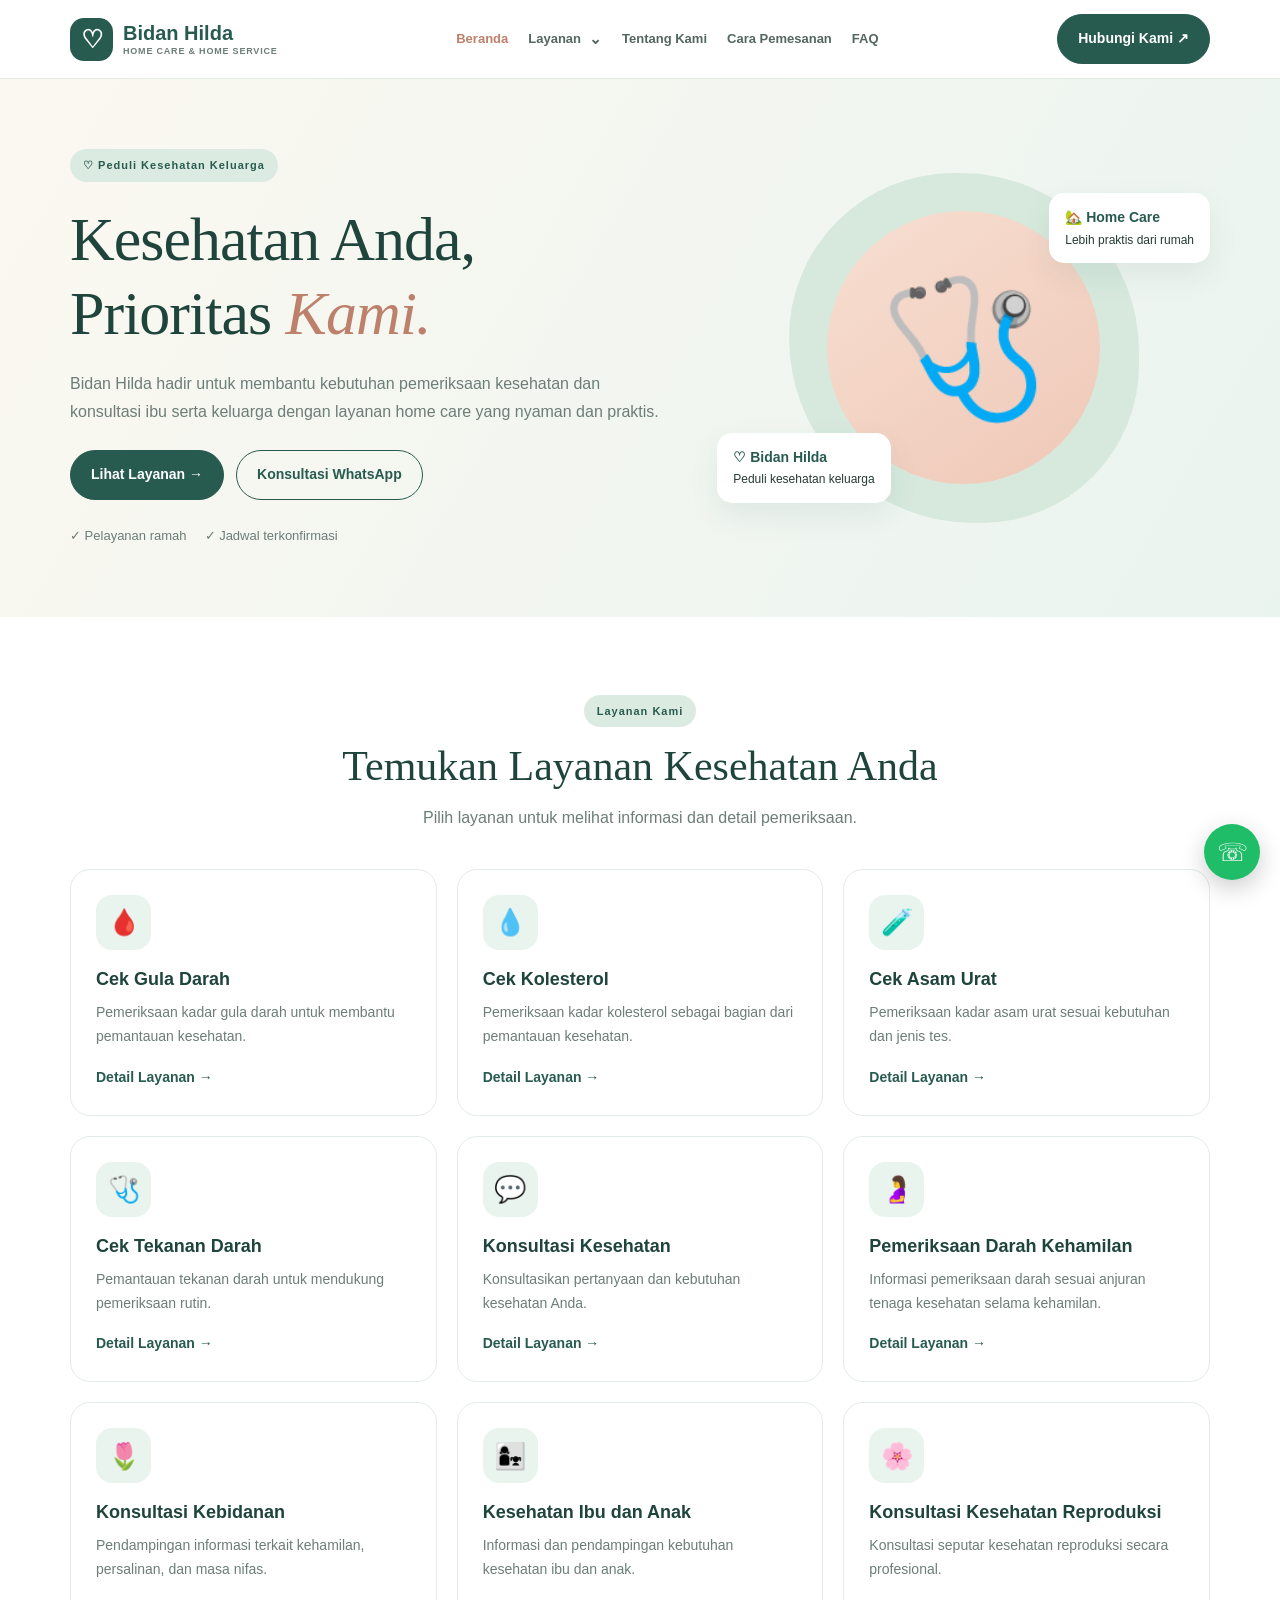
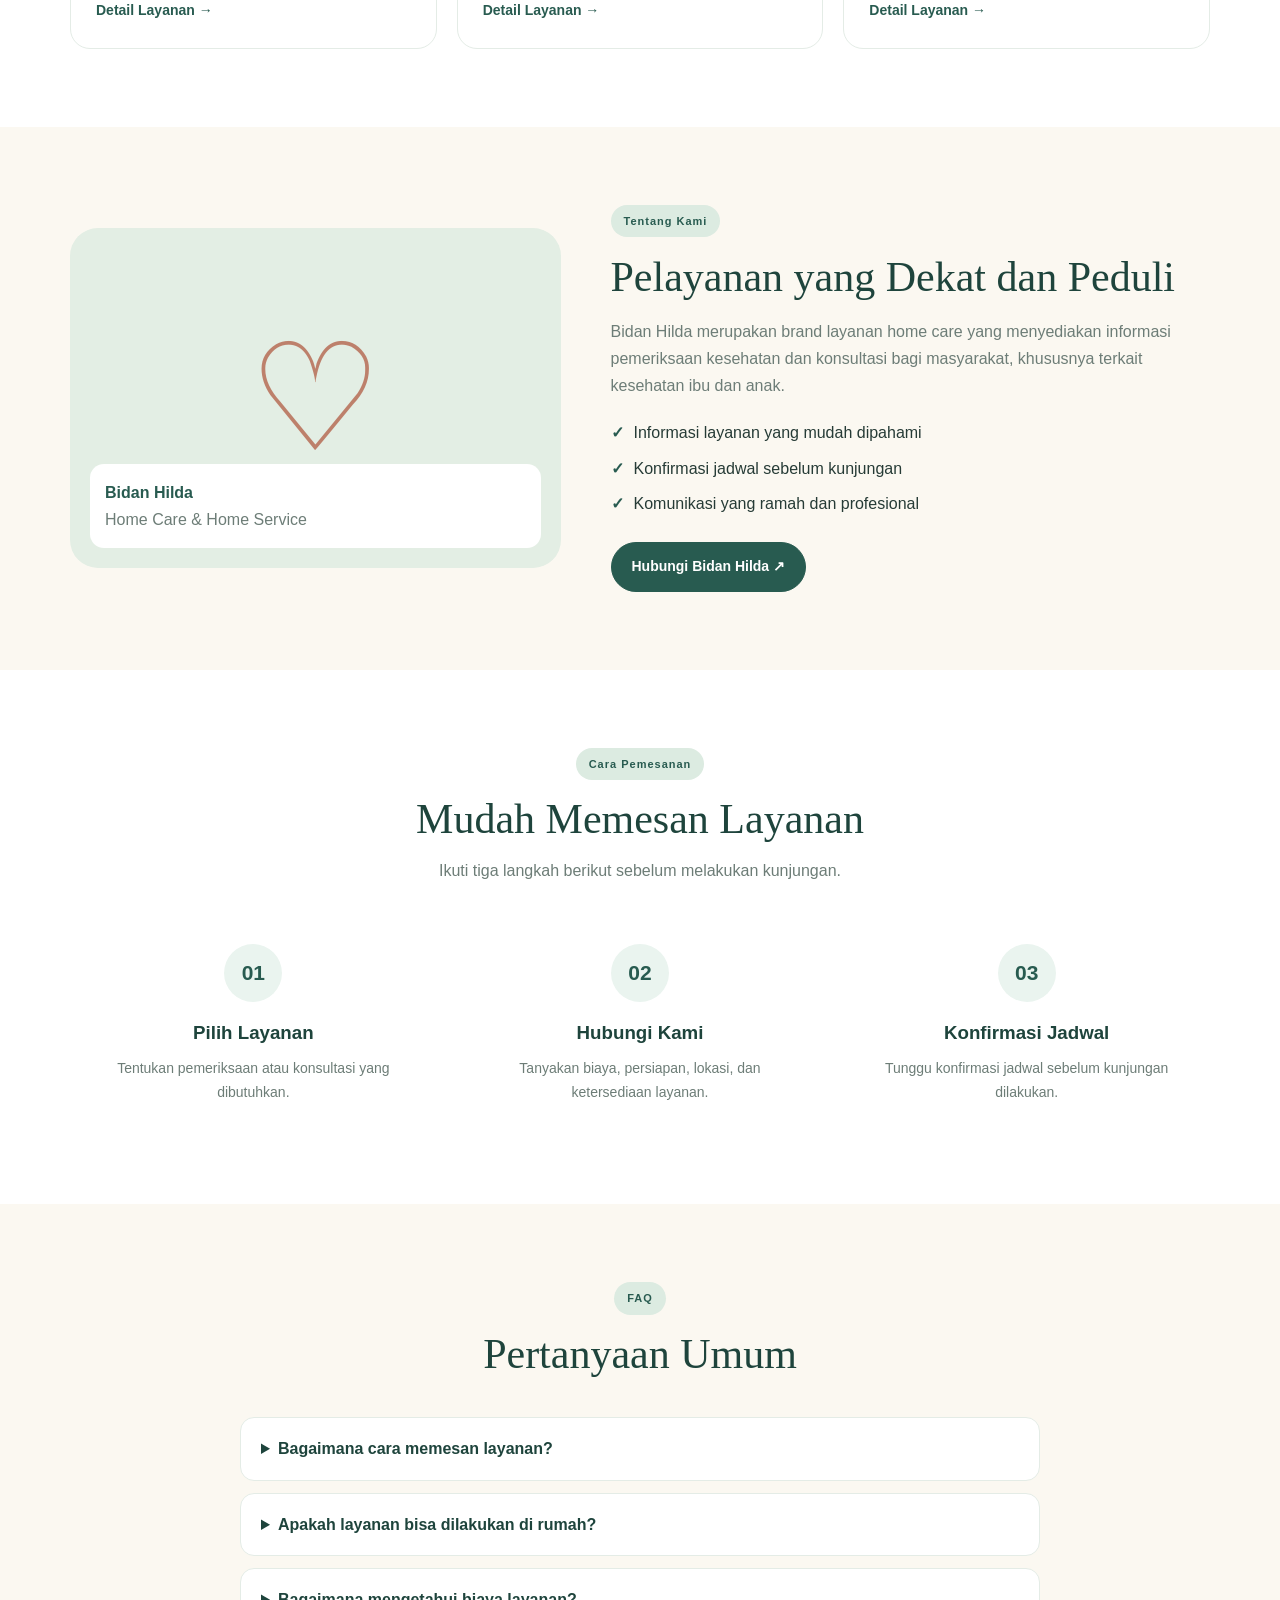
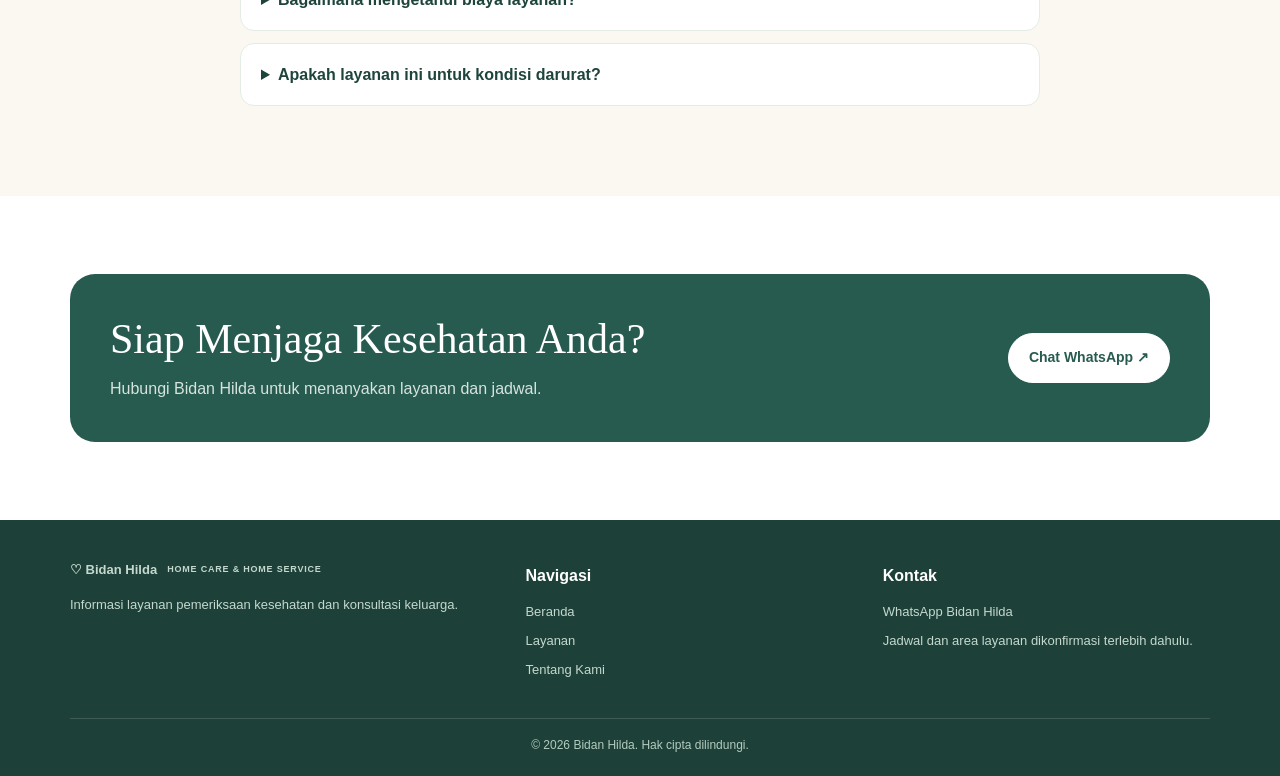
<file: index.html>
<!DOCTYPE html>
    <html lang="id">
    <head>
    <meta charset="UTF-8">
    <meta name="viewport" content="width=device-width, initial-scale=1.0">
    <meta name="description" content="Bidan Hilda menyediakan layanan home care dan konsultasi kesehatan.">
    <title>Bidan Hilda | Home Care</title>
    <link rel="stylesheet" href="style.css">
    </head>
    <body>

    <header class="header">
    <div class="container navbar">
        <a class="brand" href="index.html">
        <span class="brand-icon">♡</span>
        <span>Bidan Hilda
            <small>HOME CARE & HOME SERVICE</small>
        </span>
        </a>

        <button class="menu-toggle" id="menuToggle"
        aria-label="Buka menu" aria-expanded="false">☰</button>


<nav class="nav-links" id="navLinks">
    <a class="active" href="index.html">Beranda</a>

    <div class="dropdown">
        <a href="#layanan"
           class="dropdown-toggle"
           aria-expanded="false">
            Layanan
            <span class="dropdown-arrow">⌄</span>
        </a>

        <div class="dropdown-menu">
            <a href="cek-gula-darah.html">Cek Gula Darah</a>
            <a href="cek-kolesterol.html">Cek Kolesterol</a>
            <a href="cek-asam-urat.html">Cek Asam Urat</a>
            <a href="cek-tekanan-darah.html">Cek Tekanan Darah</a>
            <a href="konsultasi-kesehatan.html">Konsultasi Kesehatan</a>
            <a href="pemeriksaan-darah-kehamilan.html">Pemeriksaan Darah Kehamilan</a>
            <a href="konsultasi-kebidanan.html">Konsultasi Kebidanan</a>
            <a href="kesehatan-ibu-anak.html">Kesehatan Ibu dan Anak</a>
            <a href="konsultasi-kesehatan-reproduksi.html">Konsultasi Kesehatan Reproduksi</a>

            <a href="layanan.html" class="dropdown-all">
                Lihat Semua Layanan →
            </a>
        </div>
    </div>

    <a href="tentang-kami.html">Tentang Kami</a>
    <a href="cara-pemesanan.html">Cara Pemesanan</a>
    <a href="faq.html">FAQ</a>
</nav>


        <a href="#kontak" class="btn nav-contact">Hubungi Kami ↗</a>
    </div>
    </header>

    <main>
    <section class="hero" id="beranda">
        <div class="container hero-grid">
        <div>
            <span class="badge">♡ Peduli Kesehatan Keluarga</span>
            <h1>Kesehatan Anda,<br>Prioritas <em>Kami.</em></h1>
            <p>
            Bidan Hilda hadir untuk membantu kebutuhan pemeriksaan
            kesehatan dan konsultasi ibu serta keluarga dengan layanan
            home care yang nyaman dan praktis.
            </p>
            <div class="hero-actions">
            <a href="#layanan" class="btn">Lihat Layanan →</a>
           <a
  href="https://wa.me/6281285145785?text=Halo%20Bidan%20Hilda%2C%20saya%20ingin%20bertanya%20tentang%20layanan%20home%20care."
  target="_blank"
  rel="noopener noreferrer"
  class="btn btn-outline"
>
  Konsultasi WhatsApp
</a>
            </div>
            <div class="trust">
            <span>✓ Pelayanan ramah</span>
            <span>✓ Jadwal terkonfirmasi</span>
            </div>
        </div>

        <div class="hero-visual">
            <div class="hero-circle">
            <div class="hero-emoji">🩺</div>
            </div>
            <div class="float-card float-top">
            <strong>🏡 Home Care</strong>
            <span>Lebih praktis dari rumah</span>
            </div>
            <div class="float-card float-bottom">
            <strong>♡ Bidan Hilda</strong>
            <span>Peduli kesehatan keluarga</span>
            </div>
        </div>
        </div>
    </section>

    <section class="section" id="layanan">
        <div class="container">
        <div class="section-heading">
            <span class="badge">Layanan Kami</span>
            <h2>Temukan Layanan Kesehatan Anda</h2>
            <p>Pilih layanan untuk melihat informasi dan detail pemeriksaan.</p>
        </div>

        <div class="service-grid">

            <article class="service-card">
            <div class="service-icon">🩸</div>
            <h3>Cek Gula Darah</h3>
            <p>Pemeriksaan kadar gula darah untuk membantu pemantauan kesehatan.</p>
            <a href="cek-gula-darah.html">Detail Layanan →</a>
            </article>

            <article class="service-card">
            <div class="service-icon">💧</div>
            <h3>Cek Kolesterol</h3>
            <p>Pemeriksaan kadar kolesterol sebagai bagian dari pemantauan kesehatan.</p>
            <a href="cek-kolesterol.html">Detail Layanan →</a>
            </article>

            <article class="service-card">
            <div class="service-icon">🧪</div>
            <h3>Cek Asam Urat</h3>
            <p>Pemeriksaan kadar asam urat sesuai kebutuhan dan jenis tes.</p>
            <a href="cek-asam-urat.html">Detail Layanan →</a>
            </article>

            <article class="service-card">
            <div class="service-icon">🩺</div>
            <h3>Cek Tekanan Darah</h3>
            <p>Pemantauan tekanan darah untuk mendukung pemeriksaan rutin.</p>
            <a href="cek-tekanan-darah.html">Detail Layanan →</a>
            </article>

            <article class="service-card">
            <div class="service-icon">💬</div>
            <h3>Konsultasi Kesehatan</h3>
            <p>Konsultasikan pertanyaan dan kebutuhan kesehatan Anda.</p>
            <a href="konsultasi-kesehatan.html">Detail Layanan →</a>
            </article>

            <article class="service-card">
            <div class="service-icon">🤰</div>
            <h3>Pemeriksaan Darah Kehamilan</h3>
            <p>Informasi pemeriksaan darah sesuai anjuran tenaga kesehatan selama kehamilan.</p>
            <a href="pemeriksaan-darah-kehamilan.html">Detail Layanan →</a>
            </article>

            <article class="service-card">
            <div class="service-icon">🌷</div>
            <h3>Konsultasi Kebidanan</h3>
            <p>Pendampingan informasi terkait kehamilan, persalinan, dan masa nifas.</p>
            <a href="konsultasi-kebidanan.html">Detail Layanan →</a>
            </article>

            <article class="service-card">
            <div class="service-icon">👩‍👧</div>
            <h3>Kesehatan Ibu dan Anak</h3>
            <p>Informasi dan pendampingan kebutuhan kesehatan ibu dan anak.</p>
            <a href="kesehatan-ibu-anak.html">Detail Layanan →</a>
            </article>

            <article class="service-card">
            <div class="service-icon">🌸</div>
            <h3>Konsultasi Kesehatan Reproduksi</h3>
            <p>Konsultasi seputar kesehatan reproduksi secara profesional.</p>
            <a href="konsultasi-kesehatan-reproduksi.html">Detail Layanan →</a>
            </article>

        </div>
        </div>
    </section>

    <section class="section section-soft" id="tentang">
        <div class="container about-grid">
        <div class="about-visual">
            <span>♡</span>
            <div class="about-note">
            <strong>Bidan Hilda</strong>
            <p>Home Care & Home Service</p>
            </div>
        </div>

        <div>
            <span class="badge">Tentang Kami</span>
            <h2>Pelayanan yang Dekat dan Peduli</h2>
            <p>
            Bidan Hilda merupakan brand layanan home care yang menyediakan
            informasi pemeriksaan kesehatan dan konsultasi bagi masyarakat,
            khususnya terkait kesehatan ibu dan anak.
            </p>
            <ul class="benefits">
            <li>Informasi layanan yang mudah dipahami</li>
            <li>Konfirmasi jadwal sebelum kunjungan</li>
            <li>Komunikasi yang ramah dan profesional</li>
            </ul>
            <a href="#" data-wa class="btn">Hubungi Bidan Hilda ↗</a>
        </div>
        </div>
    </section>

    <section class="section" id="cara-pesan">
        <div class="container">
        <div class="section-heading">
            <span class="badge">Cara Pemesanan</span>
            <h2>Mudah Memesan Layanan</h2>
            <p>Ikuti tiga langkah berikut sebelum melakukan kunjungan.</p>
        </div>

        <div class="steps">
            <div class="step">
            <span>01</span>
            <h3>Pilih Layanan</h3>
            <p>Tentukan pemeriksaan atau konsultasi yang dibutuhkan.</p>
            </div>
            <div class="step">
            <span>02</span>
            <h3>Hubungi Kami</h3>
            <p>Tanyakan biaya, persiapan, lokasi, dan ketersediaan layanan.</p>
            </div>
            <div class="step">
            <span>03</span>
            <h3>Konfirmasi Jadwal</h3>
            <p>Tunggu konfirmasi jadwal sebelum kunjungan dilakukan.</p>
            </div>
        </div>
        </div>
    </section>

    <section class="section section-soft" id="faq">
        <div class="container">
        <div class="section-heading">
            <span class="badge">FAQ</span>
            <h2>Pertanyaan Umum</h2>
        </div>
        <div class="faq-list">
            <details>
            <summary>Bagaimana cara memesan layanan?</summary>
            <p>Pilih layanan yang dibutuhkan, lalu hubungi WhatsApp Bidan Hilda untuk konfirmasi.</p>
            </details>
            <details>
            <summary>Apakah layanan bisa dilakukan di rumah?</summary>
            <p>Area dan jenis kunjungan perlu dikonfirmasi terlebih dahulu.</p>
            </details>
            <details>
            <summary>Bagaimana mengetahui biaya layanan?</summary>
            <p>Tanyakan estimasi biaya dan persiapan pemeriksaan melalui WhatsApp sebelum membuat janji.</p>
            </details>
            <details>
            <summary>Apakah layanan ini untuk kondisi darurat?</summary>
            <p>Tidak. Untuk kondisi darurat atau gejala berat, segera ke IGD atau hubungi layanan darurat setempat.</p>
            </details>
        </div>
        </div>
    </section>

    <section class="section" id="kontak">
        <div class="container">
        <div class="cta">
            <div>
            <h2>Siap Menjaga Kesehatan Anda?</h2>
            <p>Hubungi Bidan Hilda untuk menanyakan layanan dan jadwal.</p>
            </div>
            <a href="#" data-wa class="btn btn-light">Chat WhatsApp ↗</a>
        </div>
        </div>
    </section>
    </main>

    <footer class="footer">
    <div class="container footer-grid">
        <div>
        <a href="index.html" class="brand footer-brand">
            ♡ Bidan Hilda
            <small>HOME CARE & HOME SERVICE</small>
        </a>
        <p>Informasi layanan pemeriksaan kesehatan dan konsultasi keluarga.</p>
        </div>
        <div>
        <h3>Navigasi</h3>
        <a href="index.html">Beranda</a>
        <a href="#layanan">Layanan</a>
        <a href="#tentang">Tentang Kami</a>
        </div>
        <div>
        <h3>Kontak</h3>
        <a href="#" data-wa>WhatsApp Bidan Hilda</a>
        <p>Jadwal dan area layanan dikonfirmasi terlebih dahulu.</p>
        </div>
    </div>
    <div class="container copyright">
        © <span id="year"></span> Bidan Hilda. Hak cipta dilindungi.
    </div>
    </footer>

    <a href="#" data-wa class="wa-float" aria-label="WhatsApp">☏</a>
    <script src="script.js"></script>
    </body>
    </html>
</file>
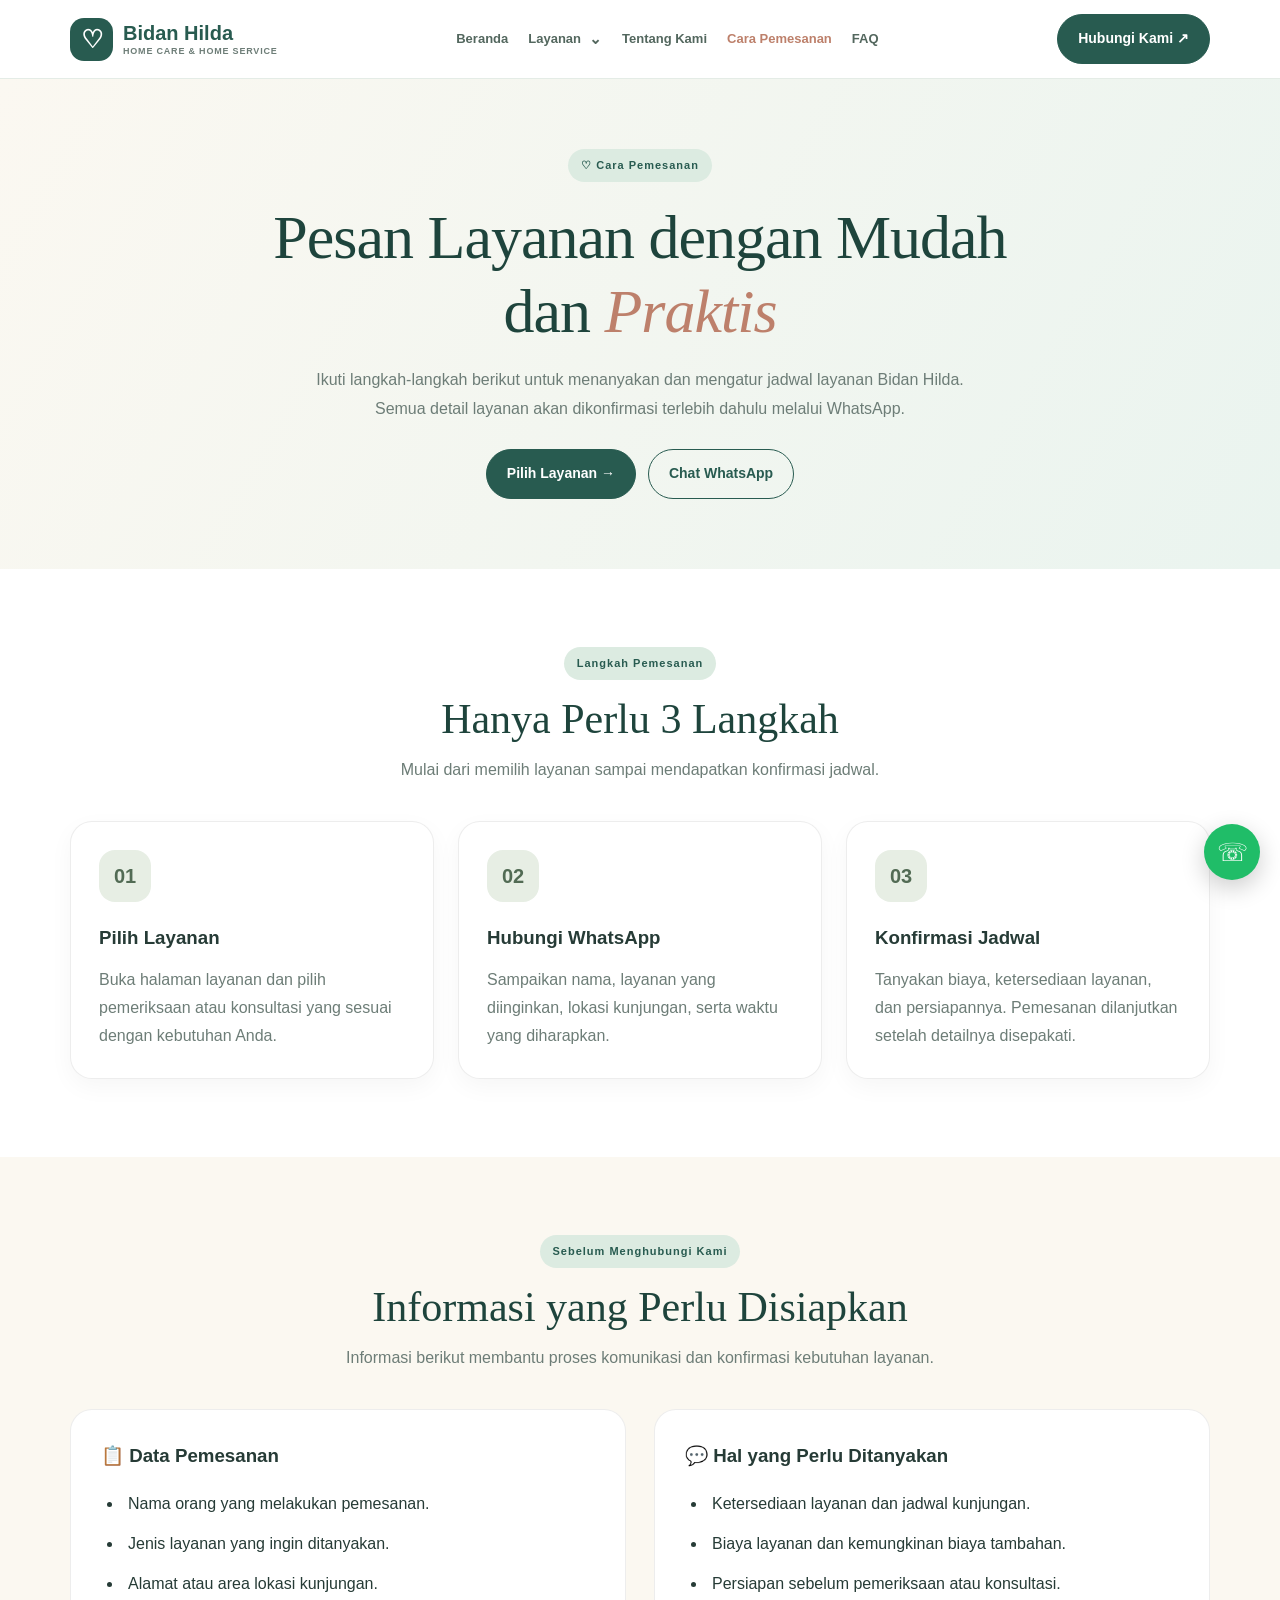
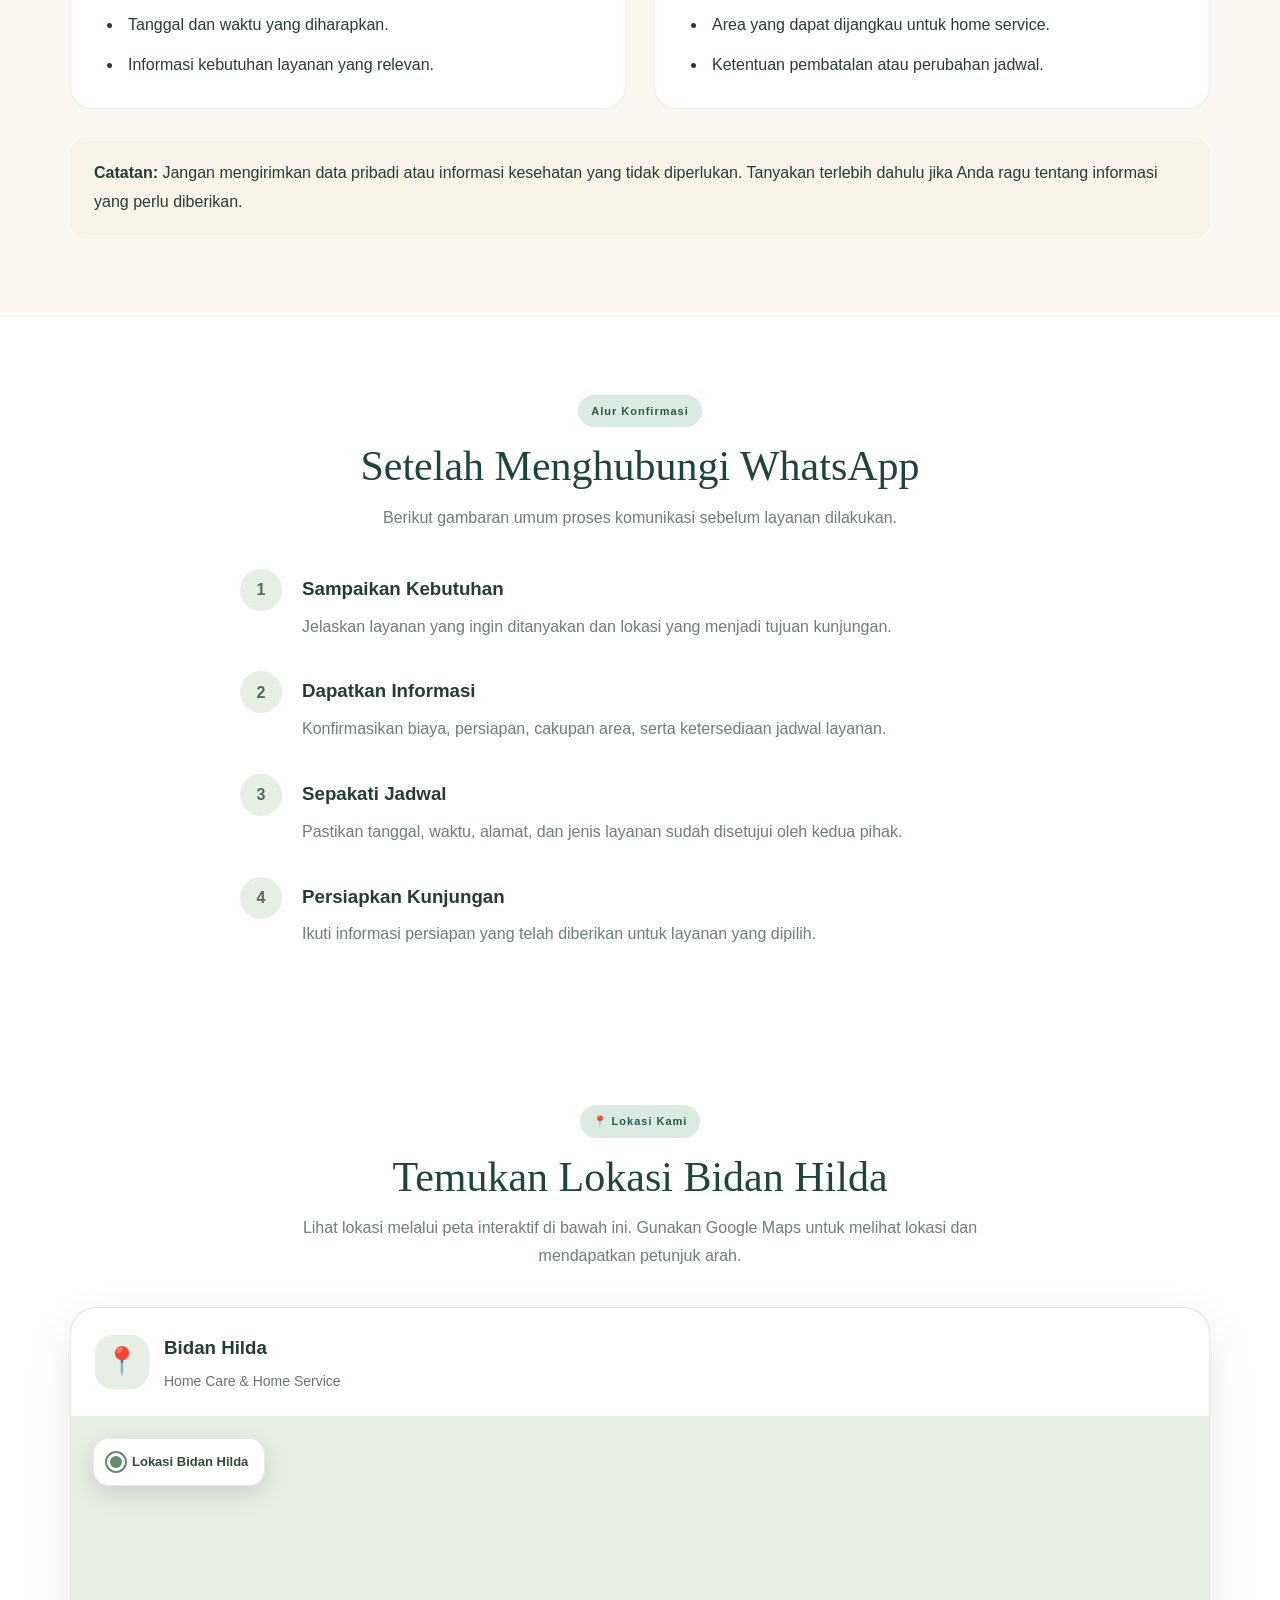
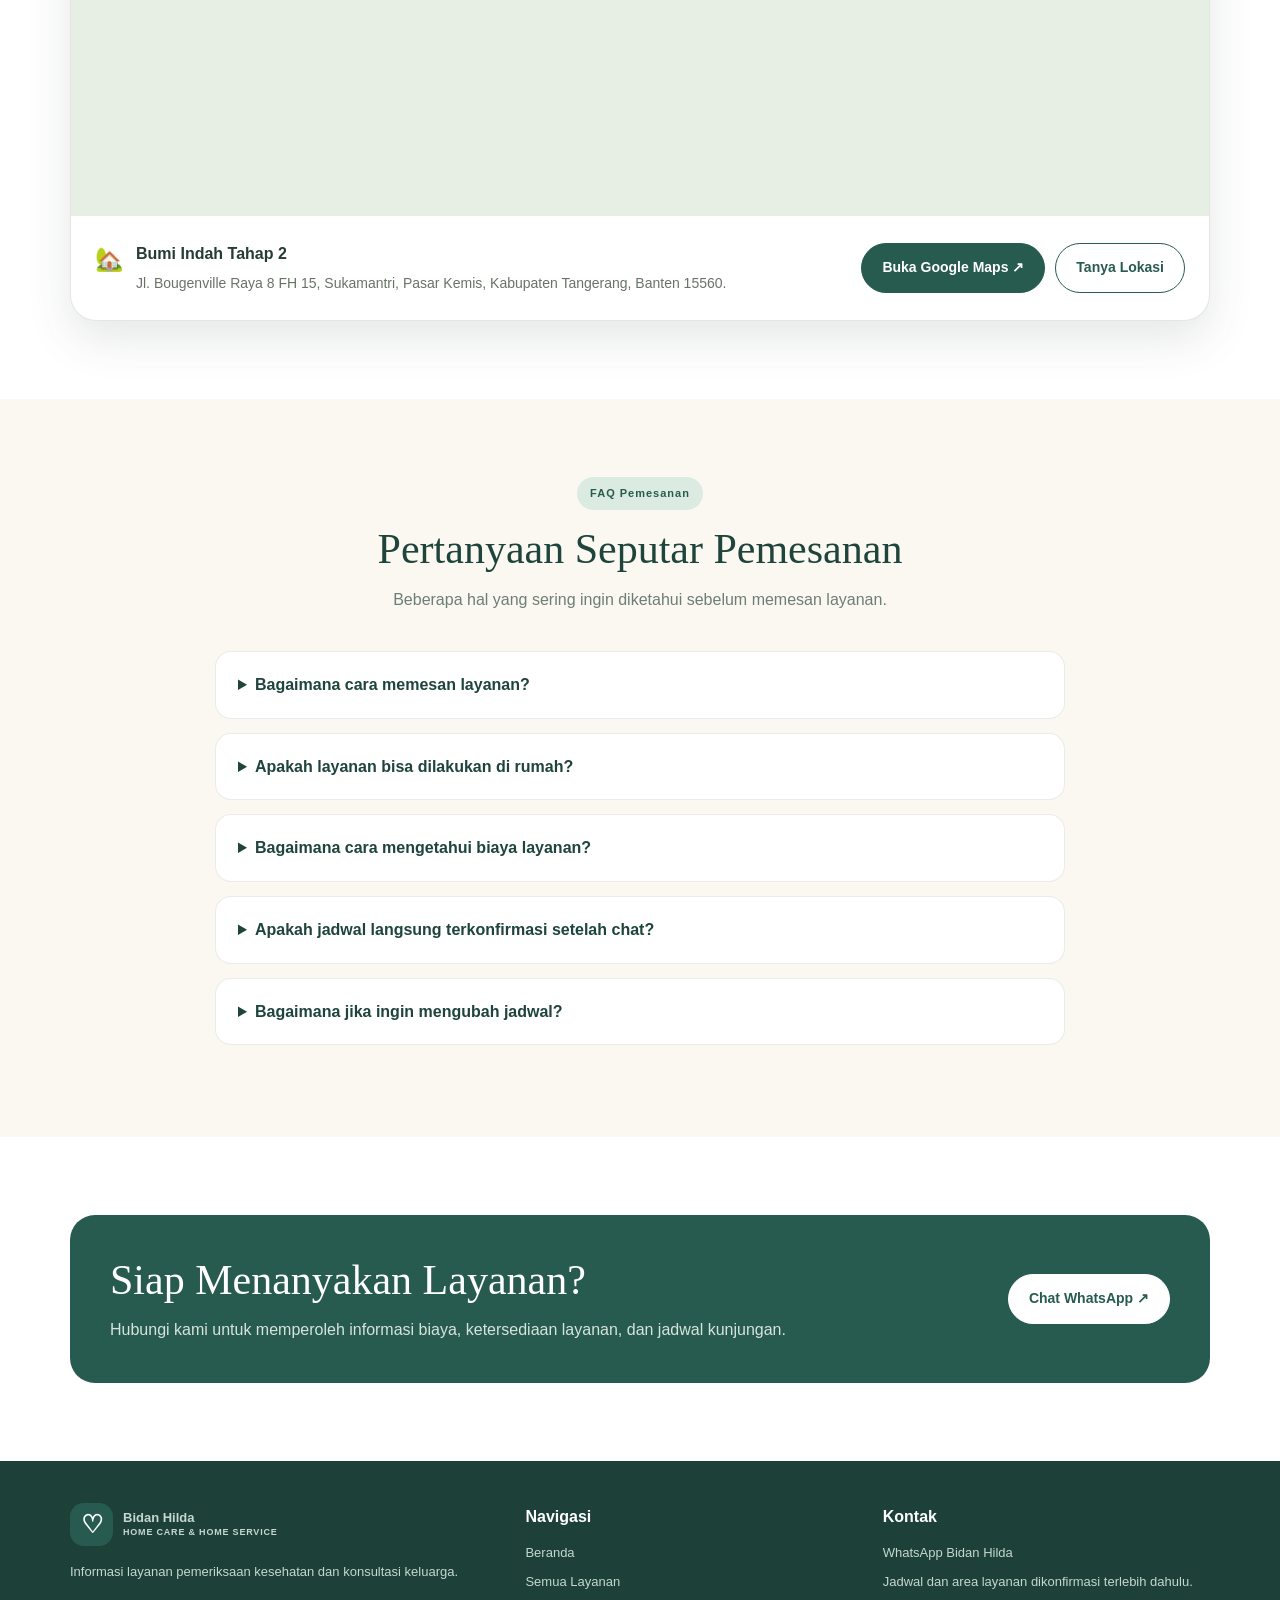
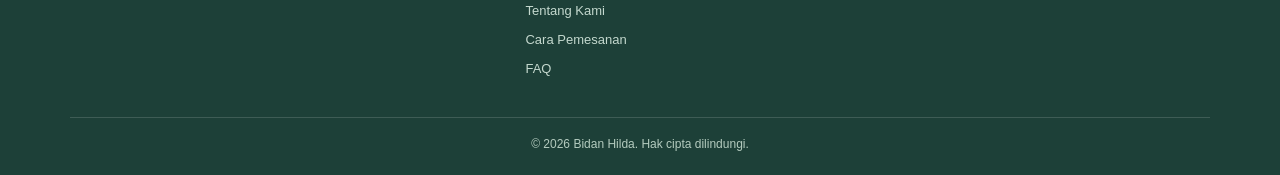
<file: cara-pemesanan.html>
<!DOCTYPE html>
<html lang="id">
<head>
  <meta charset="UTF-8">
  <meta name="viewport" content="width=device-width, initial-scale=1.0">
  <meta name="description" content="Panduan cara memesan layanan home care dan home service Bidan Hilda.">
  <title>Cara Pemesanan | Bidan Hilda</title>
  <link rel="stylesheet" href="style.css">

  <style>

    
/* GOOGLE MAPS - BIDAN HILDA */
.maps-section {
  overflow: hidden;
}

.maps-card {
  position: relative;
  overflow: hidden;
  border-radius: 26px;
  background: #fff;
  border: 1px solid rgba(82, 107, 84, 0.16);
  box-shadow: 0 18px 45px rgba(44, 65, 47, 0.12);
  transition: transform 0.35s ease, box-shadow 0.35s ease;
}

.maps-card:hover {
  transform: translateY(-5px);
  box-shadow: 0 24px 55px rgba(44, 65, 47, 0.18);
}

.maps-header {
  display: flex;
  align-items: center;
  gap: 15px;
  padding: 24px;
}

.maps-icon {
  flex-shrink: 0;
  display: flex;
  align-items: center;
  justify-content: center;
  width: 54px;
  height: 54px;
  border-radius: 18px;
  background: #e7eee4;
  font-size: 27px;
}

.maps-header h3 {
  margin: 0 0 6px;
}

.maps-header p {
  margin: 0;
  line-height: 1.6;
  color: #687368;
  font-size: 14px;
}

.maps-frame {
  position: relative;
  height: 400px;
  overflow: hidden;
  background: #e7eee4;
}

.maps-frame iframe {
  display: block;
  width: 100%;
  height: 100%;
  border: 0;
}

/* Pin animasi dekoratif */
.maps-pulse {
  position: absolute;
  top: 22px;
  left: 22px;
  z-index: 2;
  display: flex;
  align-items: center;
  gap: 10px;
  padding: 12px 16px;
  border: 1px solid rgba(82, 107, 84, 0.15);
  border-radius: 16px;
  background: rgba(255, 255, 255, 0.96);
  box-shadow: 0 8px 24px rgba(0, 0, 0, 0.12);
  animation: maps-float 3s ease-in-out infinite;
  pointer-events: none;
}

.maps-pulse-dot {
  position: relative;
  width: 12px;
  height: 12px;
  flex-shrink: 0;
  border-radius: 50%;
  background: #688b69;
}

.maps-pulse-dot::before {
  content: "";
  position: absolute;
  inset: -5px;
  border: 2px solid #688b69;
  border-radius: 50%;
  animation: maps-ping 1.8s ease-out infinite;
}

.maps-pulse strong {
  font-size: 13px;
  color: #344a36;
}

.maps-footer {
  display: flex;
  align-items: center;
  justify-content: space-between;
  gap: 20px;
  padding: 24px;
}

.maps-address {
  display: flex;
  gap: 12px;
  align-items: flex-start;
  min-width: 0;
}

.maps-address-icon {
  font-size: 23px;
}

.maps-address p {
  margin: 5px 0 0;
  line-height: 1.7;
  color: #687368;
  font-size: 14px;
}

.maps-actions {
  display: flex;
  flex-wrap: wrap;
  gap: 10px;
  flex-shrink: 0;
}

.maps-actions .btn {
  text-align: center;
}

@keyframes maps-ping {
  0% {
    transform: scale(0.7);
    opacity: 0.9;
  }

  100% {
    transform: scale(2.2);
    opacity: 0;
  }
}

@keyframes maps-float {
  0%, 100% {
    transform: translateY(0);
  }

  50% {
    transform: translateY(-5px);
  }
}

@media (max-width: 768px) {
  .maps-frame {
    height: 320px;
  }

  .maps-header,
  .maps-footer {
    padding: 20px;
  }

  .maps-footer {
    align-items: stretch;
    flex-direction: column;
  }

  .maps-actions {
    width: 100%;
  }

  .maps-actions .btn {
    flex: 1;
  }

  .maps-pulse {
    top: 12px;
    left: 12px;
    padding: 10px 12px;
  }
}

@media (prefers-reduced-motion: reduce) {
  .maps-pulse,
  .maps-pulse-dot::before {
    animation: none;
  }

  .maps-card {
    transition: none;
  }
}

    .booking-hero {
      padding: 70px 0;
    }

    .booking-hero-content {
      max-width: 760px;
      margin: auto;
      text-align: center;
    }

    .booking-hero-content h1 {
      margin: 18px 0;
    }

    .booking-hero-content p {
      max-width: 650px;
      margin: 0 auto 25px;
      line-height: 1.8;
    }

    .booking-steps {
      display: grid;
      grid-template-columns: repeat(3, minmax(0, 1fr));
      gap: 24px;
    }

    .booking-step {
      padding: 28px;
      border-radius: 22px;
      background: var(--white, #fff);
      border: 1px solid rgba(0, 0, 0, 0.07);
      box-shadow: 0 8px 24px rgba(0, 0, 0, 0.04);
    }

    .booking-number {
      display: flex;
      align-items: center;
      justify-content: center;
      width: 52px;
      height: 52px;
      border-radius: 16px;
      background: #e7eee4;
      color: #526b54;
      font-weight: 700;
      font-size: 20px;
      margin-bottom: 20px;
    }

    .booking-step h3 {
      margin-bottom: 12px;
    }

    .booking-step p {
      line-height: 1.75;
      margin-bottom: 0;
    }

    .booking-info-grid {
      display: grid;
      grid-template-columns: 1fr 1fr;
      gap: 28px;
      align-items: stretch;
    }

    .booking-panel {
      padding: 30px;
      border-radius: 22px;
      background: #fff;
      border: 1px solid rgba(0, 0, 0, 0.07);
    }

    .booking-panel h3 {
      margin-top: 0;
      margin-bottom: 18px;
    }

    .booking-list {
      padding-left: 22px;
      margin-bottom: 0;
    }

    .booking-list li {
      padding-left: 5px;
      margin-bottom: 13px;
      line-height: 1.7;
    }

    .booking-list li:last-child {
      margin-bottom: 0;
    }

    .booking-note {
      margin-top: 28px;
      padding: 22px 24px;
      border-radius: 18px;
      background: #f7f3e9;
      line-height: 1.8;
    }

    .booking-timeline {
      max-width: 800px;
      margin: 0 auto;
    }

    .booking-timeline-item {
      display: flex;
      gap: 20px;
      padding-bottom: 30px;
    }

    .booking-timeline-item:last-child {
      padding-bottom: 0;
    }

    .timeline-dot {
      flex: 0 0 42px;
      width: 42px;
      height: 42px;
      display: flex;
      justify-content: center;
      align-items: center;
      border-radius: 50%;
      background: #e7eee4;
      color: #526b54;
      font-weight: 700;
    }

    .timeline-content h3 {
      margin: 4px 0 8px;
    }

    .timeline-content p {
      margin: 0;
      line-height: 1.8;
    }

    .booking-faq {
      max-width: 850px;
      margin: 0 auto;
    }

    .booking-faq details {
      padding: 20px 22px;
      margin-bottom: 14px;
      border-radius: 16px;
      background: #fff;
      border: 1px solid rgba(0, 0, 0, 0.08);
    }

    .booking-faq summary {
      cursor: pointer;
      font-weight: 600;
      line-height: 1.6;
    }

    .booking-faq details p {
      margin: 14px 0 0;
      line-height: 1.8;
    }

    @media (max-width: 768px) {
      .booking-steps {
        grid-template-columns: 1fr;
      }

      .booking-info-grid {
        grid-template-columns: 1fr;
      }

      .booking-hero {
        padding: 48px 0;
      }

      .booking-step,
      .booking-panel {
        padding: 24px;
      }
    }
  </style>
</head>

<body>

  <!-- NAVBAR -->
  <header class="header">
    <div class="container navbar">
      <a class="brand" href="index.html">
        <span class="brand-icon">♡</span>
        <span>
          Bidan Hilda
          <small>HOME CARE & HOME SERVICE</small>
        </span>
      </a>

      <button class="menu-toggle" id="menuToggle"
        aria-label="Buka menu" aria-expanded="false" type="button">☰</button>

      <nav class="nav-links" id="navLinks">
        <a href="index.html">Beranda</a>

        <div class="dropdown">
          <a href="layanan.html" class="dropdown-toggle" aria-expanded="false">
            Layanan <span class="dropdown-arrow">⌄</span>
          </a>

          <div class="dropdown-menu">
            <a href="cek-gula-darah.html">Cek Gula Darah</a>
            <a href="cek-kolesterol.html">Cek Kolesterol</a>
            <a href="cek-asam-urat.html">Cek Asam Urat</a>
            <a href="cek-tekanan-darah.html">Cek Tekanan Darah</a>
            <a href="konsultasi-kesehatan.html">Konsultasi Kesehatan</a>
            <a href="pemeriksaan-darah-kehamilan.html">Pemeriksaan Darah Kehamilan</a>
            <a href="konsultasi-kebidanan.html">Konsultasi Kebidanan</a>
            <a href="kesehatan-ibu-anak.html">Kesehatan Ibu dan Anak</a>
            <a href="konsultasi-kesehatan-reproduksi.html">Konsultasi Kesehatan Reproduksi</a>
            <a href="layanan.html" class="dropdown-all">Lihat Semua Layanan →</a>
          </div>
        </div>

        <a href="tentang-kami.html">Tentang Kami</a>
        <a href="cara-pemesanan.html" class="active">Cara Pemesanan</a>
        <a href="index.html#faq">FAQ</a>
      </nav>

      <a href="#" data-wa class="btn nav-contact">Hubungi Kami ↗</a>
    </div>
  </header>

  <main>

    <!-- HERO -->
    <section class="hero booking-hero">
      <div class="container">
        <div class="booking-hero-content">
          <span class="badge">♡ Cara Pemesanan</span>
          <h1>Pesan Layanan dengan Mudah dan <em>Praktis</em></h1>
          <p>
            Ikuti langkah-langkah berikut untuk menanyakan dan mengatur
            jadwal layanan Bidan Hilda. Semua detail layanan akan
            dikonfirmasi terlebih dahulu melalui WhatsApp.
          </p>

          <div class="hero-actions" style="justify-content:center;">
            <a href="layanan.html" class="btn">Pilih Layanan →</a>
            <a href="#" data-wa class="btn btn-outline">Chat WhatsApp</a>
          </div>
        </div>
      </div>
    </section>

    <!-- LANGKAH PEMESANAN -->
    <section class="section">
      <div class="container">
        <div class="section-heading">
          <span class="badge">Langkah Pemesanan</span>
          <h2>Hanya Perlu 3 Langkah</h2>
          <p>
            Mulai dari memilih layanan sampai mendapatkan konfirmasi jadwal.
          </p>
        </div>

        <div class="booking-steps">
          <article class="booking-step">
            <div class="booking-number">01</div>
            <h3>Pilih Layanan</h3>
            <p>
              Buka halaman layanan dan pilih pemeriksaan atau konsultasi
              yang sesuai dengan kebutuhan Anda.
            </p>
          </article>

          <article class="booking-step">
            <div class="booking-number">02</div>
            <h3>Hubungi WhatsApp</h3>
            <p>
              Sampaikan nama, layanan yang diinginkan, lokasi kunjungan,
              serta waktu yang diharapkan.
            </p>
          </article>

          <article class="booking-step">
            <div class="booking-number">03</div>
            <h3>Konfirmasi Jadwal</h3>
            <p>
              Tanyakan biaya, ketersediaan layanan, dan persiapannya.
              Pemesanan dilanjutkan setelah detailnya disepakati.
            </p>
          </article>
        </div>
      </div>
    </section>

    <!-- PERSIAPAN PEMESANAN -->
    <section class="section section-soft">
      <div class="container">
        <div class="section-heading">
          <span class="badge">Sebelum Menghubungi Kami</span>
          <h2>Informasi yang Perlu Disiapkan</h2>
          <p>
            Informasi berikut membantu proses komunikasi dan konfirmasi
            kebutuhan layanan.
          </p>
        </div>

        <div class="booking-info-grid">
          <div class="booking-panel">
            <h3>📋 Data Pemesanan</h3>
            <ul class="booking-list">
              <li>Nama orang yang melakukan pemesanan.</li>
              <li>Jenis layanan yang ingin ditanyakan.</li>
              <li>Alamat atau area lokasi kunjungan.</li>
              <li>Tanggal dan waktu yang diharapkan.</li>
              <li>Informasi kebutuhan layanan yang relevan.</li>
            </ul>
          </div>

          <div class="booking-panel">
            <h3>💬 Hal yang Perlu Ditanyakan</h3>
            <ul class="booking-list">
              <li>Ketersediaan layanan dan jadwal kunjungan.</li>
              <li>Biaya layanan dan kemungkinan biaya tambahan.</li>
              <li>Persiapan sebelum pemeriksaan atau konsultasi.</li>
              <li>Area yang dapat dijangkau untuk home service.</li>
              <li>Ketentuan pembatalan atau perubahan jadwal.</li>
            </ul>
          </div>
        </div>

        <div class="booking-note">
          <strong>Catatan:</strong> Jangan mengirimkan data pribadi atau
          informasi kesehatan yang tidak diperlukan. Tanyakan terlebih
          dahulu jika Anda ragu tentang informasi yang perlu diberikan.
        </div>
      </div>
    </section>

    <!-- ALUR SETELAH CHAT -->
    <section class="section">
      <div class="container">
        <div class="section-heading">
          <span class="badge">Alur Konfirmasi</span>
          <h2>Setelah Menghubungi WhatsApp</h2>
          <p>
            Berikut gambaran umum proses komunikasi sebelum layanan dilakukan.
          </p>
        </div>

        <div class="booking-timeline">
          <div class="booking-timeline-item">
            <div class="timeline-dot">1</div>
            <div class="timeline-content">
              <h3>Sampaikan Kebutuhan</h3>
              <p>
                Jelaskan layanan yang ingin ditanyakan dan lokasi
                yang menjadi tujuan kunjungan.
              </p>
            </div>
          </div>

          <div class="booking-timeline-item">
            <div class="timeline-dot">2</div>
            <div class="timeline-content">
              <h3>Dapatkan Informasi</h3>
              <p>
                Konfirmasikan biaya, persiapan, cakupan area, serta
                ketersediaan jadwal layanan.
              </p>
            </div>
          </div>

          <div class="booking-timeline-item">
            <div class="timeline-dot">3</div>
            <div class="timeline-content">
              <h3>Sepakati Jadwal</h3>
              <p>
                Pastikan tanggal, waktu, alamat, dan jenis layanan
                sudah disetujui oleh kedua pihak.
              </p>
            </div>
          </div>

          <div class="booking-timeline-item">
            <div class="timeline-dot">4</div>
            <div class="timeline-content">
              <h3>Persiapkan Kunjungan</h3>
              <p>
                Ikuti informasi persiapan yang telah diberikan
                untuk layanan yang dipilih.
              </p>
            </div>
          </div>
        </div>
      </div>
    </section>

<!-- GOOGLE MAPS LOKASI BIDAN HILDA -->
<section class="section maps-section" id="lokasi">
  <div class="container">

    <div class="section-heading">
      <span class="badge">📍 Lokasi Kami</span>
      <h2>Temukan Lokasi Bidan Hilda</h2>
      <p>
        Lihat lokasi melalui peta interaktif di bawah ini.
        Gunakan Google Maps untuk melihat lokasi dan mendapatkan
        petunjuk arah.
      </p>
    </div>

    <div class="maps-card">

      <!-- HEADER MAPS -->
      <div class="maps-header">
        <div class="maps-icon">📍</div>
        <div>
          <h3>Bidan Hilda</h3>
          <p>Home Care &amp; Home Service</p>
        </div>
      </div>

      <!-- PETA INTERAKTIF -->
      <div class="maps-frame">

        <iframe
          title="Peta lokasi Bidan Hilda di Bumi Indah Tahap 2"
          src="https://maps.google.com/maps?q=Bidan%20Hilda%20-%20Bumi%20Indah%20Tahap%202%2C%20Jl.%20Bougenville%20Raya%208%20FH%2015%2C%20Sukamantri%2C%20Pasar%20Kemis%2C%20Kabupaten%20Tangerang%2C%20Banten%2015560&amp;z=16&amp;output=embed"
          loading="lazy"
          referrerpolicy="no-referrer-when-downgrade"
          allowfullscreen>
        </iframe>

        <!-- ANIMASI LOKASI -->
        <div class="maps-pulse">
          <span class="maps-pulse-dot"></span>
          <strong>Lokasi Bidan Hilda</strong>
        </div>

      </div>

      <!-- INFORMASI LOKASI -->
      <div class="maps-footer">

        <div class="maps-address">
          <span class="maps-address-icon">🏡</span>

          <div>
            <strong>Bumi Indah Tahap 2</strong>
            <p>
              Jl. Bougenville Raya 8 FH 15, Sukamantri,
              Pasar Kemis, Kabupaten Tangerang, Banten 15560.
            </p>
          </div>
        </div>

        <div class="maps-actions">
          <a
            href="https://maps.app.goo.gl/JQr3tfToeGXTXgsy9?g_st=iw"
            target="_blank"
            rel="noopener noreferrer"
            class="btn">
            Buka Google Maps ↗
          </a>

          <a
            href="https://wa.me/6281285145785?text=Halo%20Bidan%20Hilda%2C%20saya%20ingin%20bertanya%20tentang%20lokasi%20dan%20layanan."
            target="_blank"
            rel="noopener noreferrer"
            class="btn btn-outline">
            Tanya Lokasi
          </a>
        </div>

      </div>

    </div>

  </div>
</section>

    <!-- FAQ -->
    <section class="section section-soft">
      <div class="container">
        <div class="section-heading">
          <span class="badge">FAQ Pemesanan</span>
          <h2>Pertanyaan Seputar Pemesanan</h2>
          <p>
            Beberapa hal yang sering ingin diketahui sebelum memesan layanan.
          </p>
        </div>

        <div class="booking-faq">
          <details>
            <summary>Bagaimana cara memesan layanan?</summary>
            <p>
              Pilih layanan di website, lalu hubungi WhatsApp Bidan Hilda
              untuk menanyakan biaya, jadwal, dan ketersediaan layanan.
            </p>
          </details>

          <details>
            <summary>Apakah layanan bisa dilakukan di rumah?</summary>
            <p>
              Tanyakan terlebih dahulu apakah layanan yang dipilih tersedia
              untuk kunjungan ke rumah dan apakah lokasi Anda termasuk
              area layanan.
            </p>
          </details>

          <details>
            <summary>Bagaimana cara mengetahui biaya layanan?</summary>
            <p>
              Biaya dapat ditanyakan melalui WhatsApp. Pastikan juga
              menanyakan apakah ada biaya tambahan berdasarkan lokasi
              atau jenis layanan.
            </p>
          </details>

          <details>
            <summary>Apakah jadwal langsung terkonfirmasi setelah chat?</summary>
            <p>
              Belum tentu. Tunggu konfirmasi dari pihak layanan dan pastikan
              tanggal serta waktu sudah disepakati sebelum menganggap
              pemesanan berhasil.
            </p>
          </details>

          <details>
            <summary>Bagaimana jika ingin mengubah jadwal?</summary>
            <p>
              Hubungi WhatsApp untuk menanyakan kemungkinan perubahan
              jadwal sesegera mungkin.
            </p>
          </details>
        </div>
      </div>
    </section>

    <!-- CTA -->
    <section class="section">
      <div class="container">
        <div class="cta">
          <div>
            <h2>Siap Menanyakan Layanan?</h2>
            <p>
              Hubungi kami untuk memperoleh informasi biaya,
              ketersediaan layanan, dan jadwal kunjungan.
            </p>
          </div>

          <a href="#" data-wa class="btn btn-light">
            Chat WhatsApp ↗
          </a>
        </div>
      </div>
    </section>

  </main>

  <!-- FOOTER -->
  <footer class="footer">
    <div class="container footer-grid">
      <div>
        <a href="index.html" class="brand footer-brand">
          <span class="brand-icon">♡</span>
          <span>
            Bidan Hilda
            <small>HOME CARE & HOME SERVICE</small>
          </span>
        </a>
        <p>
          Informasi layanan pemeriksaan kesehatan dan konsultasi keluarga.
        </p>
      </div>

      <div>
        <h3>Navigasi</h3>
        <a href="index.html">Beranda</a>
        <a href="layanan.html">Semua Layanan</a>
        <a href="tentang-kami.html">Tentang Kami</a>
        <a href="cara-pemesanan.html">Cara Pemesanan</a>
        <a href="faq.html">FAQ</a>
      </div>

      <div>
        <h3>Kontak</h3>
        <a href="#" data-wa>WhatsApp Bidan Hilda</a>
        <p>Jadwal dan area layanan dikonfirmasi terlebih dahulu.</p>
      </div>
    </div>

    <div class="container copyright">
      © <span id="year"></span> Bidan Hilda. Hak cipta dilindungi.
    </div>
  </footer>

  <!-- FLOATING WHATSAPP -->
  <a href="#" data-wa class="wa-float" aria-label="WhatsApp">☏</a>

  <script src="script.js"></script>
  <script>
    document.getElementById("year").textContent =
      new Date().getFullYear();
  </script>

</body>
</html>
</file>
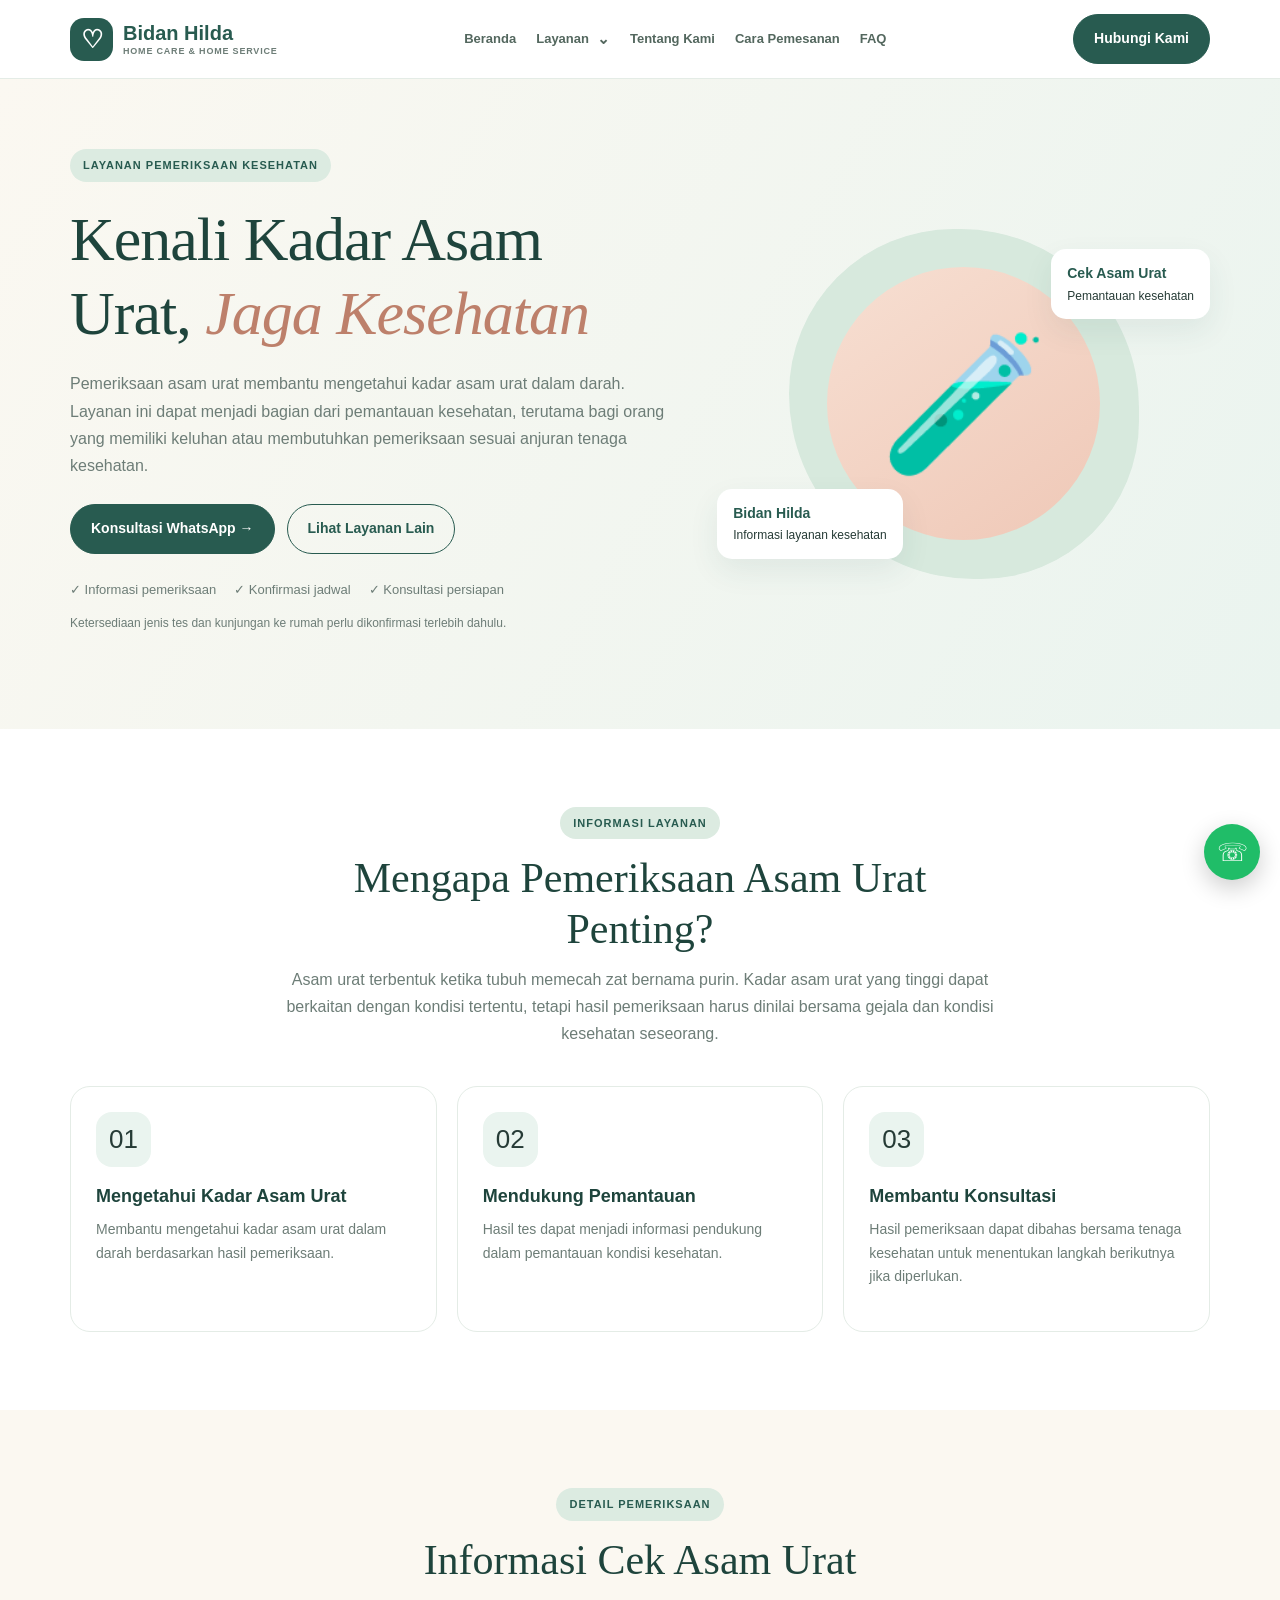
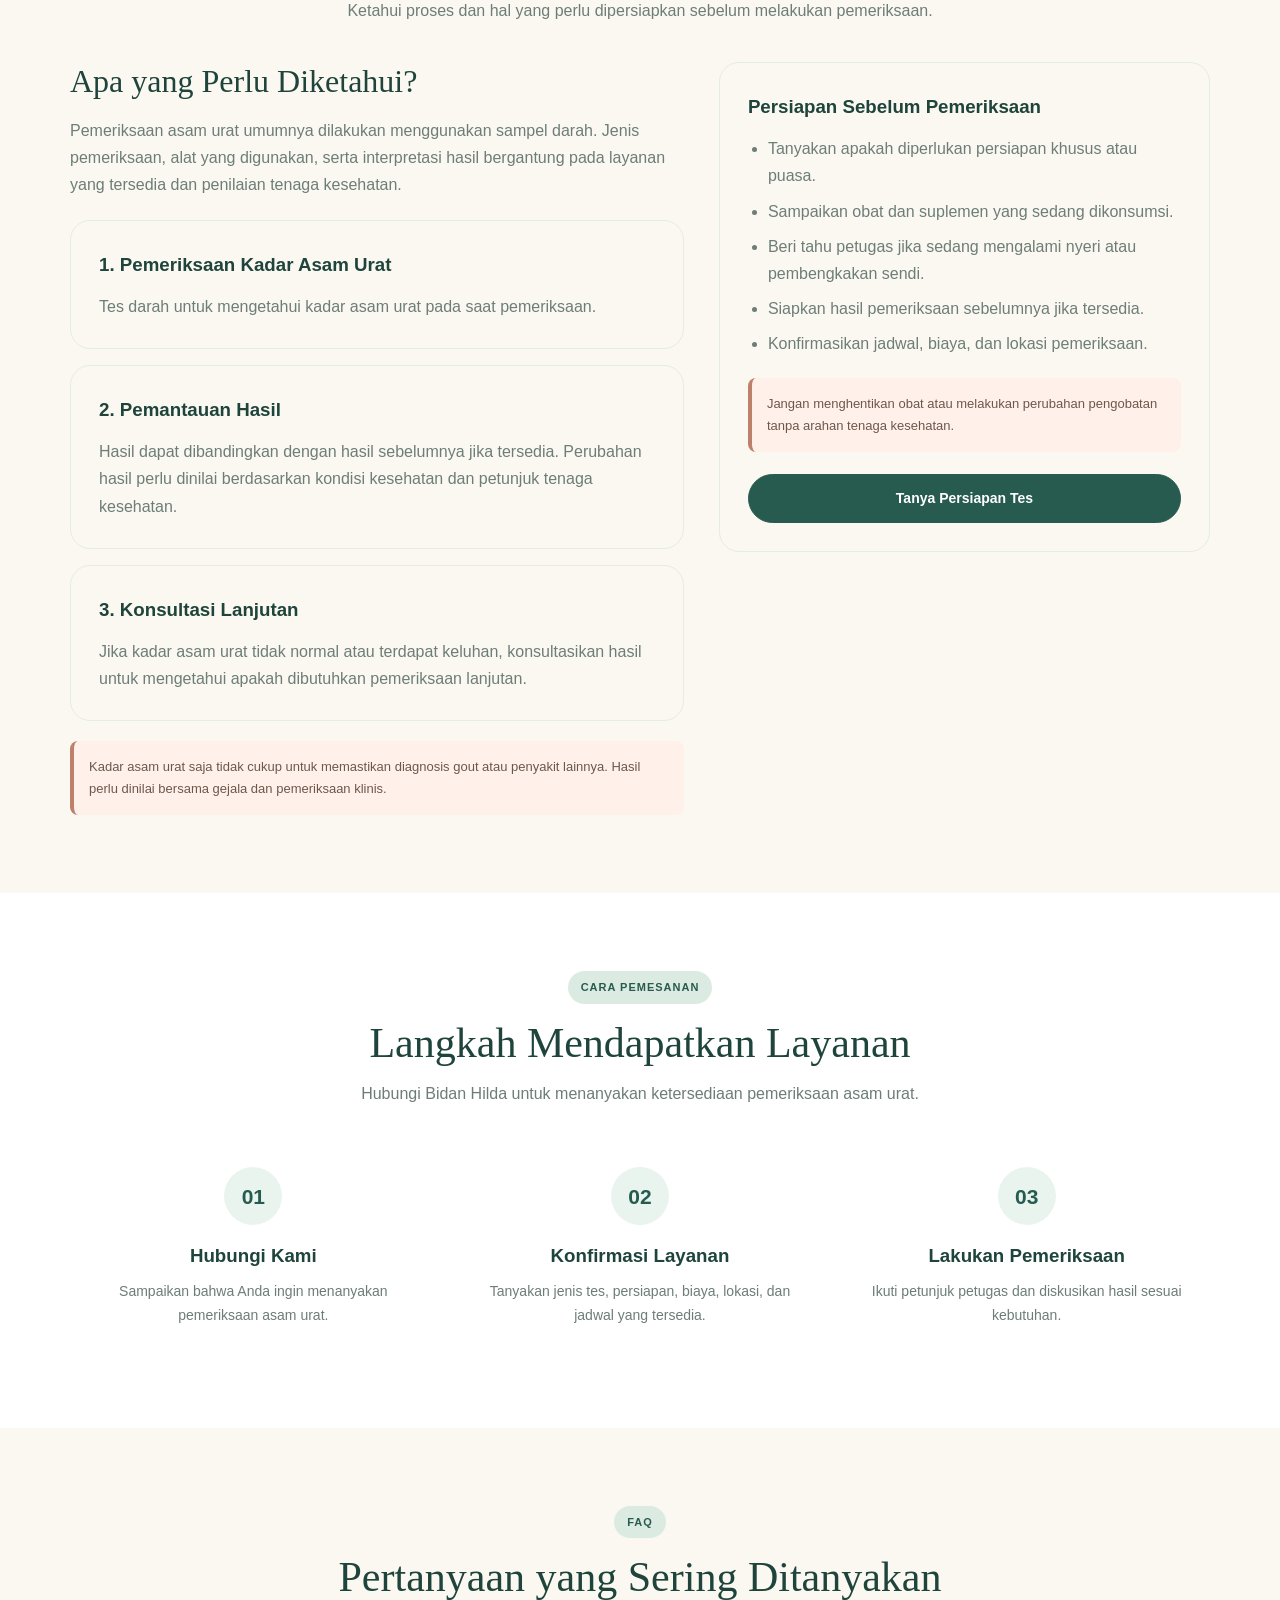
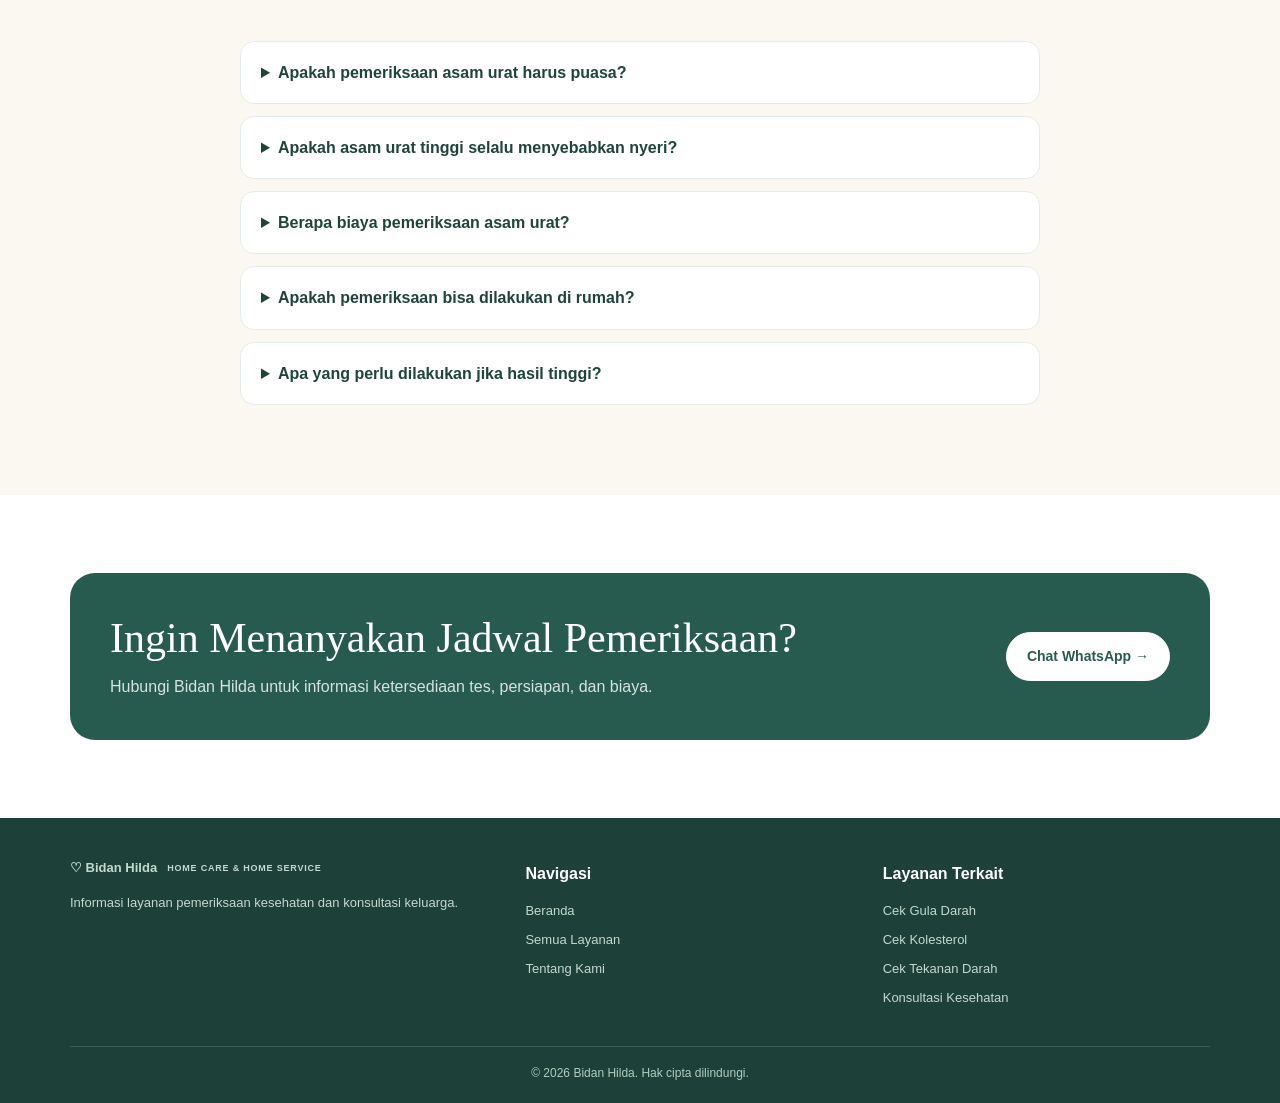
<file: cek-asam-urat.html>
<!DOCTYPE html>
<html lang="id">
<head>
    <meta charset="UTF-8">
    <meta name="viewport" content="width=device-width, initial-scale=1.0">
    <meta name="description" content="Informasi layanan pemeriksaan asam urat Bidan Hilda. Tanyakan persiapan, jadwal, dan biaya pemeriksaan.">
    <title>Cek Asam Urat | Bidan Hilda Home Care</title>
    <link rel="stylesheet" href="style.css">
</head>
<body>

<!-- NAVBAR -->
<header class="header">
    <div class="container navbar">
        <a href="index.html" class="brand">
            <span class="brand-icon">♡</span>
            <span>
                Bidan Hilda
                <small>HOME CARE &amp; HOME SERVICE</small>
            </span>
        </a>

        <button class="menu-toggle" id="menuToggle"
            aria-label="Buka menu" aria-expanded="false" type="button">
            ☰
        </button>

        <nav class="nav-links" id="navLinks">
            <a href="index.html">Beranda</a>

            <div class="dropdown">
                <a href="index.html#layanan"
                   class="dropdown-toggle" aria-expanded="false">
                    Layanan <span class="dropdown-arrow">⌄</span>
                </a>
                <div class="dropdown-menu">
                    <a href="cek-gula-darah.html">Cek Gula Darah</a>
                    <a href="cek-kolesterol.html">Cek Kolesterol</a>
                    <a href="cek-asam-urat.html">Cek Asam Urat</a>
                    <a href="cek-tekanan-darah.html">Cek Tekanan Darah</a>
                    <a href="konsultasi-kesehatan.html">Konsultasi Kesehatan</a>
                    <a href="pemeriksaan-darah-kehamilan.html">Pemeriksaan Darah Kehamilan</a>
                    <a href="konsultasi-kebidanan.html">Konsultasi Kebidanan</a>
                    <a href="kesehatan-ibu-anak.html">Kesehatan Ibu dan Anak</a>
                    <a href="konsultasi-kesehatan-reproduksi.html">Konsultasi Kesehatan Reproduksi</a>
                </div>
            </div>

            <a href="tentang-kami.html">Tentang Kami</a>
            <a href="cara-pemesanan.html">Cara Pemesanan</a>
            <a href="faq.html">FAQ</a>
        </nav>

        <a href="https://wa.me/6281285145785?text=Halo%20Bidan%20Hilda%2C%20saya%20ingin%20bertanya%20tentang%20konsultasi%20kebidanan."
           class="btn nav-contact" target="_blank" rel="noopener noreferrer">
            Hubungi Kami
        </a>
    </div>
</header>


<main>

    <!-- HERO -->
    <section class="hero">
        <div class="container hero-grid">
            <div>
                <span class="badge">LAYANAN PEMERIKSAAN KESEHATAN</span>

                <h1>
                    Kenali Kadar Asam Urat,
                    <em>Jaga Kesehatan</em>
                </h1>

                <p>
                    Pemeriksaan asam urat membantu mengetahui kadar
                    asam urat dalam darah. Layanan ini dapat menjadi
                    bagian dari pemantauan kesehatan, terutama bagi
                    orang yang memiliki keluhan atau membutuhkan
                    pemeriksaan sesuai anjuran tenaga kesehatan.
                </p>

                <div class="hero-actions">
                    <a class="btn"
                       href="https://wa.me/6281285145785?text=Halo%20Bidan%20Hilda%2C%20saya%20ingin%20menanyakan%20pemeriksaan%20asam%20urat."
                       target="_blank" rel="noopener noreferrer">
                        Konsultasi WhatsApp →
                    </a>

                    <a href="index.html#layanan" class="btn btn-outline">
                        Lihat Layanan Lain
                    </a>
                </div>

                <div class="trust">
                    <span>✓ Informasi pemeriksaan</span>
                    <span>✓ Konfirmasi jadwal</span>
                    <span>✓ Konsultasi persiapan</span>
                </div>

                <p style="font-size:12px; margin-top:12px;">
                    Ketersediaan jenis tes dan kunjungan ke rumah
                    perlu dikonfirmasi terlebih dahulu.
                </p>
            </div>

            <div class="hero-visual">
                <div class="hero-circle">
                    <div class="hero-emoji">🧪</div>
                </div>

                <div class="float-card float-top">
                    <strong>Cek Asam Urat</strong>
                    <span>Pemantauan kesehatan</span>
                </div>

                <div class="float-card float-bottom">
                    <strong>Bidan Hilda</strong>
                    <span>Informasi layanan kesehatan</span>
                </div>
            </div>
        </div>
    </section>

    <!-- MANFAAT -->
    <section class="section">
        <div class="container">
            <div class="section-heading">
                <span class="badge">INFORMASI LAYANAN</span>
                <h2>Mengapa Pemeriksaan Asam Urat Penting?</h2>
                <p>
                    Asam urat terbentuk ketika tubuh memecah zat
                    bernama purin. Kadar asam urat yang tinggi dapat
                    berkaitan dengan kondisi tertentu, tetapi hasil
                    pemeriksaan harus dinilai bersama gejala dan
                    kondisi kesehatan seseorang.
                </p>
            </div>

            <div class="service-grid">
                <article class="service-card">
                    <div class="service-icon">01</div>
                    <h3>Mengetahui Kadar Asam Urat</h3>
                    <p>
                        Membantu mengetahui kadar asam urat dalam
                        darah berdasarkan hasil pemeriksaan.
                    </p>
                </article>

                <article class="service-card">
                    <div class="service-icon">02</div>
                    <h3>Mendukung Pemantauan</h3>
                    <p>
                        Hasil tes dapat menjadi informasi pendukung
                        dalam pemantauan kondisi kesehatan.
                    </p>
                </article>

                <article class="service-card">
                    <div class="service-icon">03</div>
                    <h3>Membantu Konsultasi</h3>
                    <p>
                        Hasil pemeriksaan dapat dibahas bersama
                        tenaga kesehatan untuk menentukan langkah
                        berikutnya jika diperlukan.
                    </p>
                </article>
            </div>
        </div>
    </section>

    <!-- DETAIL PEMERIKSAAN -->
    <section class="section section-soft">
        <div class="container">
            <div class="section-heading">
                <span class="badge">DETAIL PEMERIKSAAN</span>
                <h2>Informasi Cek Asam Urat</h2>
                <p>
                    Ketahui proses dan hal yang perlu dipersiapkan
                    sebelum melakukan pemeriksaan.
                </p>
            </div>

            <div class="detail-grid">
                <div>
                    <h2 style="font-size:32px; margin-bottom:16px;">
                        Apa yang Perlu Diketahui?
                    </h2>

                    <p style="margin-bottom:22px;">
                        Pemeriksaan asam urat umumnya dilakukan
                        menggunakan sampel darah. Jenis pemeriksaan,
                        alat yang digunakan, serta interpretasi hasil
                        bergantung pada layanan yang tersedia dan
                        penilaian tenaga kesehatan.
                    </p>

                    <div class="detail-panel">
                        <h3>1. Pemeriksaan Kadar Asam Urat</h3>
                        <p>
                            Tes darah untuk mengetahui kadar asam
                            urat pada saat pemeriksaan.
                        </p>
                    </div>

                    <div class="detail-panel" style="margin-top:16px;">
                        <h3>2. Pemantauan Hasil</h3>
                        <p>
                            Hasil dapat dibandingkan dengan hasil
                            sebelumnya jika tersedia. Perubahan
                            hasil perlu dinilai berdasarkan kondisi
                            kesehatan dan petunjuk tenaga kesehatan.
                        </p>
                    </div>

                    <div class="detail-panel" style="margin-top:16px;">
                        <h3>3. Konsultasi Lanjutan</h3>
                        <p>
                            Jika kadar asam urat tidak normal atau
                            terdapat keluhan, konsultasikan hasil
                            untuk mengetahui apakah dibutuhkan
                            pemeriksaan lanjutan.
                        </p>
                    </div>

                    <div class="notice">
                        Kadar asam urat saja tidak cukup untuk
                        memastikan diagnosis gout atau penyakit
                        lainnya. Hasil perlu dinilai bersama gejala
                        dan pemeriksaan klinis.
                    </div>
                </div>

                <aside class="detail-panel">
                    <h3>Persiapan Sebelum Pemeriksaan</h3>

                    <ul>
                        <li>
                            Tanyakan apakah diperlukan persiapan
                            khusus atau puasa.
                        </li>
                        <li>
                            Sampaikan obat dan suplemen yang sedang
                            dikonsumsi.
                        </li>
                        <li>
                            Beri tahu petugas jika sedang mengalami
                            nyeri atau pembengkakan sendi.
                        </li>
                        <li>
                            Siapkan hasil pemeriksaan sebelumnya
                            jika tersedia.
                        </li>
                        <li>
                            Konfirmasikan jadwal, biaya, dan lokasi
                            pemeriksaan.
                        </li>
                    </ul>

                    <div class="notice">
                        Jangan menghentikan obat atau melakukan
                        perubahan pengobatan tanpa arahan tenaga
                        kesehatan.
                    </div>

                    <a class="btn"
                       style="width:100%; margin-top:22px;"
                       href="https://wa.me/6281285145785?text=Halo%20Bidan%20Hilda%2C%20saya%20ingin%20bertanya%20tentang%20persiapan%20cek%20asam%20urat."
                       target="_blank" rel="noopener noreferrer">
                        Tanya Persiapan Tes
                    </a>
                </aside>
            </div>
        </div>
    </section>

    <!-- ALUR LAYANAN -->
    <section class="section">
        <div class="container">
            <div class="section-heading">
                <span class="badge">CARA PEMESANAN</span>
                <h2>Langkah Mendapatkan Layanan</h2>
                <p>
                    Hubungi Bidan Hilda untuk menanyakan
                    ketersediaan pemeriksaan asam urat.
                </p>
            </div>

            <div class="steps">
                <div class="step">
                    <span>01</span>
                    <h3>Hubungi Kami</h3>
                    <p>
                        Sampaikan bahwa Anda ingin menanyakan
                        pemeriksaan asam urat.
                    </p>
                </div>

                <div class="step">
                    <span>02</span>
                    <h3>Konfirmasi Layanan</h3>
                    <p>
                        Tanyakan jenis tes, persiapan, biaya,
                        lokasi, dan jadwal yang tersedia.
                    </p>
                </div>

                <div class="step">
                    <span>03</span>
                    <h3>Lakukan Pemeriksaan</h3>
                    <p>
                        Ikuti petunjuk petugas dan diskusikan
                        hasil sesuai kebutuhan.
                    </p>
                </div>
            </div>
        </div>
    </section>

    <!-- FAQ -->
    <section class="section section-soft">
        <div class="container">
            <div class="section-heading">
                <span class="badge">FAQ</span>
                <h2>Pertanyaan yang Sering Ditanyakan</h2>
            </div>

            <div class="faq-list">
                <details>
                    <summary>Apakah pemeriksaan asam urat harus puasa?</summary>
                    <p>
                        Persiapan bergantung pada jenis tes dan
                        instruksi penyedia layanan. Tanyakan terlebih
                        dahulu apakah puasa diperlukan.
                    </p>
                </details>

                <details>
                    <summary>Apakah asam urat tinggi selalu menyebabkan nyeri?</summary>
                    <p>
                        Tidak selalu. Sebagian orang dapat memiliki
                        kadar asam urat tinggi tanpa gejala. Keluhan
                        nyeri sendi juga dapat disebabkan kondisi
                        lain sehingga perlu dinilai secara tepat.
                    </p>
                </details>

                <details>
                    <summary>Berapa biaya pemeriksaan asam urat?</summary>
                    <p>
                        Biaya bergantung pada jenis tes dan ketentuan
                        penyedia layanan. Hubungi Bidan Hilda untuk
                        menanyakan biaya yang berlaku.
                    </p>
                </details>

                <details>
                    <summary>Apakah pemeriksaan bisa dilakukan di rumah?</summary>
                    <p>
                        Ketersediaan kunjungan ke rumah perlu
                        dikonfirmasi berdasarkan lokasi, jadwal,
                        dan jenis pemeriksaan yang tersedia.
                    </p>
                </details>

                <details>
                    <summary>Apa yang perlu dilakukan jika hasil tinggi?</summary>
                    <p>
                        Konsultasikan hasil dengan tenaga kesehatan
                        agar dapat dinilai bersama gejala dan riwayat
                        kesehatan. Jangan memulai atau mengubah
                        pengobatan sendiri.
                    </p>
                </details>
            </div>
        </div>
    </section>

    <!-- CTA -->
    <section class="section">
        <div class="container">
            <div class="cta">
                <div>
                    <h2>Ingin Menanyakan Jadwal Pemeriksaan?</h2>
                    <p>
                        Hubungi Bidan Hilda untuk informasi
                        ketersediaan tes, persiapan, dan biaya.
                    </p>
                </div>

                <a class="btn btn-light"
                   href="https://wa.me/6281285145785?text=Halo%20Bidan%20Hilda%2C%20saya%20ingin%20menanyakan%20jadwal%20cek%20asam%20urat."
                   target="_blank" rel="noopener noreferrer">
                    Chat WhatsApp →
                </a>
            </div>
        </div>
    </section>

</main>

<!-- FOOTER -->
<footer class="footer">
    <div class="container footer-grid">
        <div>
            <a href="index.html" class="brand footer-brand">
                ♡ Bidan Hilda
                <small>HOME CARE & HOME SERVICE</small>
            </a>
            <p>
                Informasi layanan pemeriksaan kesehatan dan
                konsultasi keluarga.
            </p>
        </div>

        <div>
            <h3>Navigasi</h3>
            <a href="index.html">Beranda</a>
            <a href="index.html#layanan">Semua Layanan</a>
            <a href="index.html#tentang">Tentang Kami</a>
        </div>

        <div>
            <h3>Layanan Terkait</h3>
            <a href="cek-gula-darah.html">Cek Gula Darah</a>
            <a href="cek-kolesterol.html">Cek Kolesterol</a>
            <a href="cek-tekanan-darah.html">Cek Tekanan Darah</a>
            <a href="konsultasi-kesehatan.html">Konsultasi Kesehatan</a>
        </div>
    </div>

    <div class="container copyright">
        &copy; <span id="year"></span> Bidan Hilda. Hak cipta dilindungi.
    </div>
</footer>

<a href="https://wa.me/6281285145785?text=Halo%20Bidan%20Hilda"
   class="wa-float" target="_blank" rel="noopener noreferrer"
   aria-label="Hubungi Bidan Hilda melalui WhatsApp">☏</a>

<script src="script.js"></script>
<script>
    document.getElementById("year").textContent =
        new Date().getFullYear();
</script>

</body>
</html>
</file>
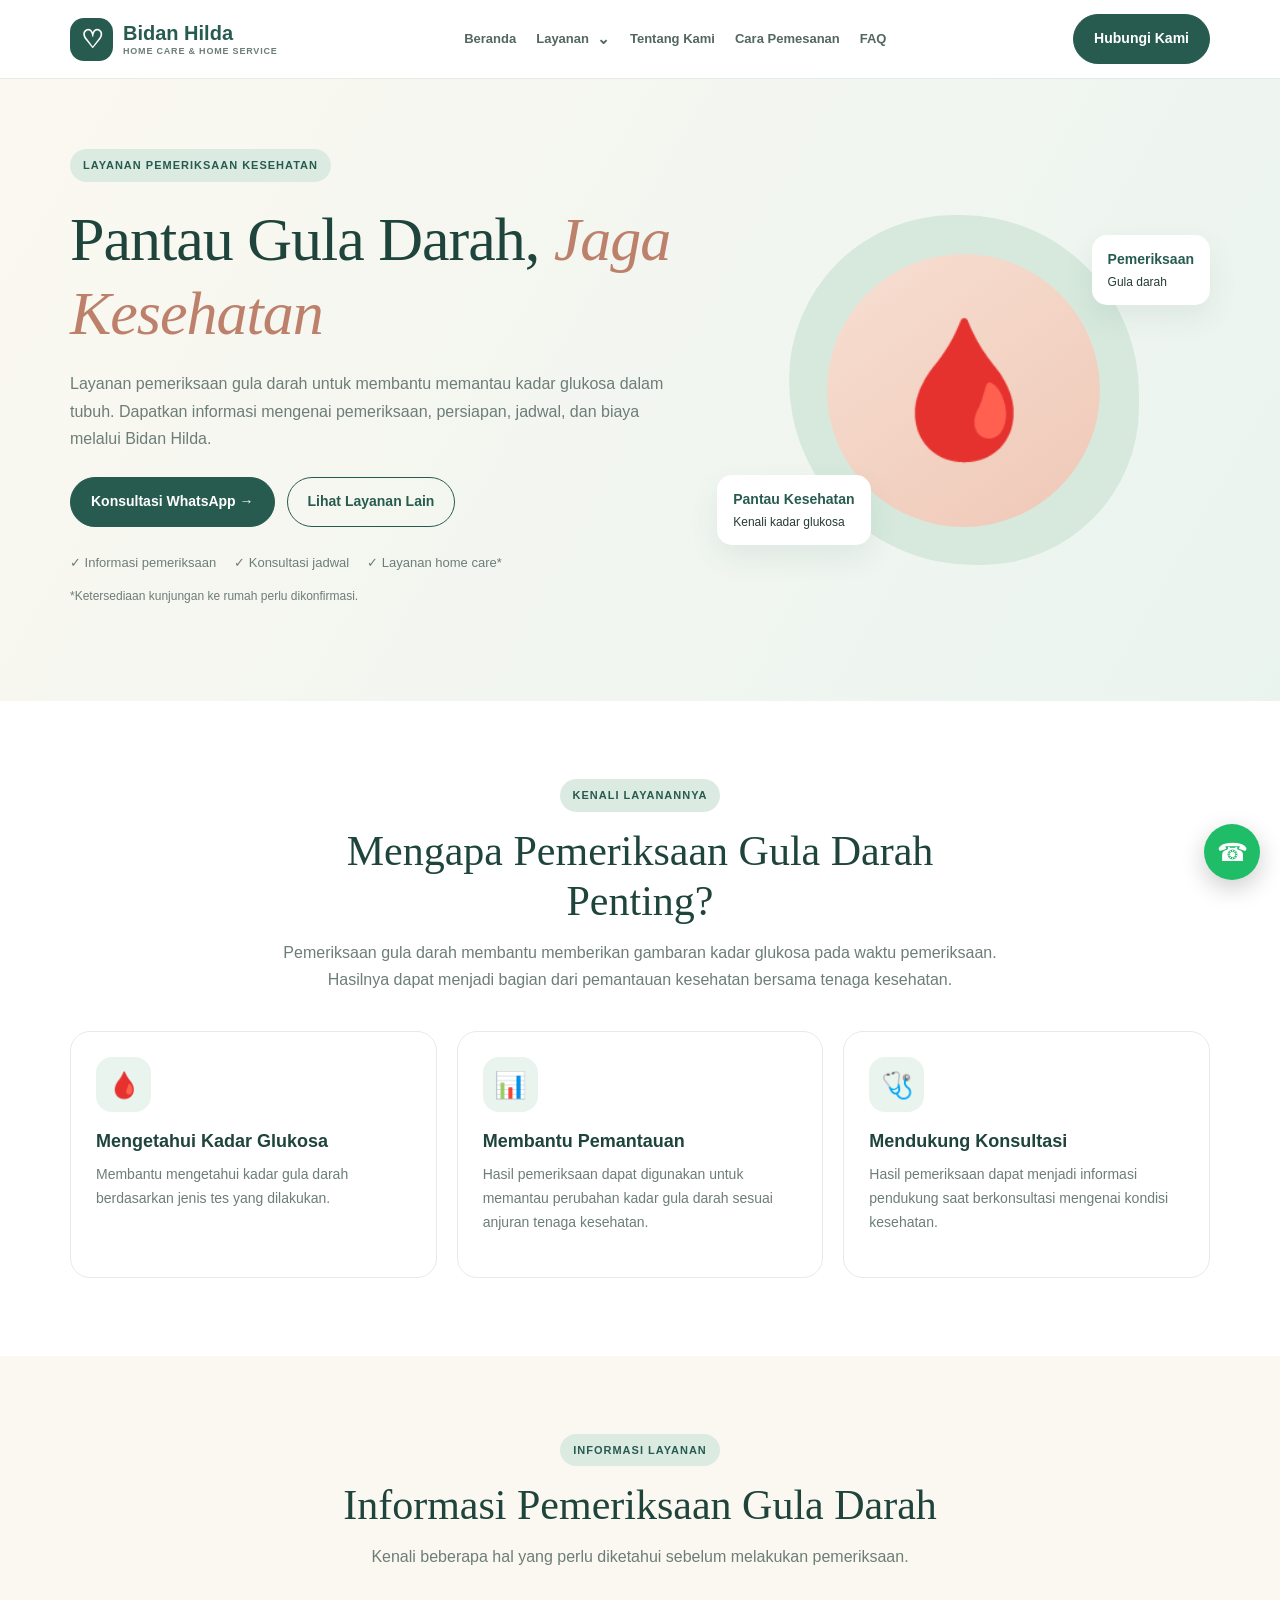
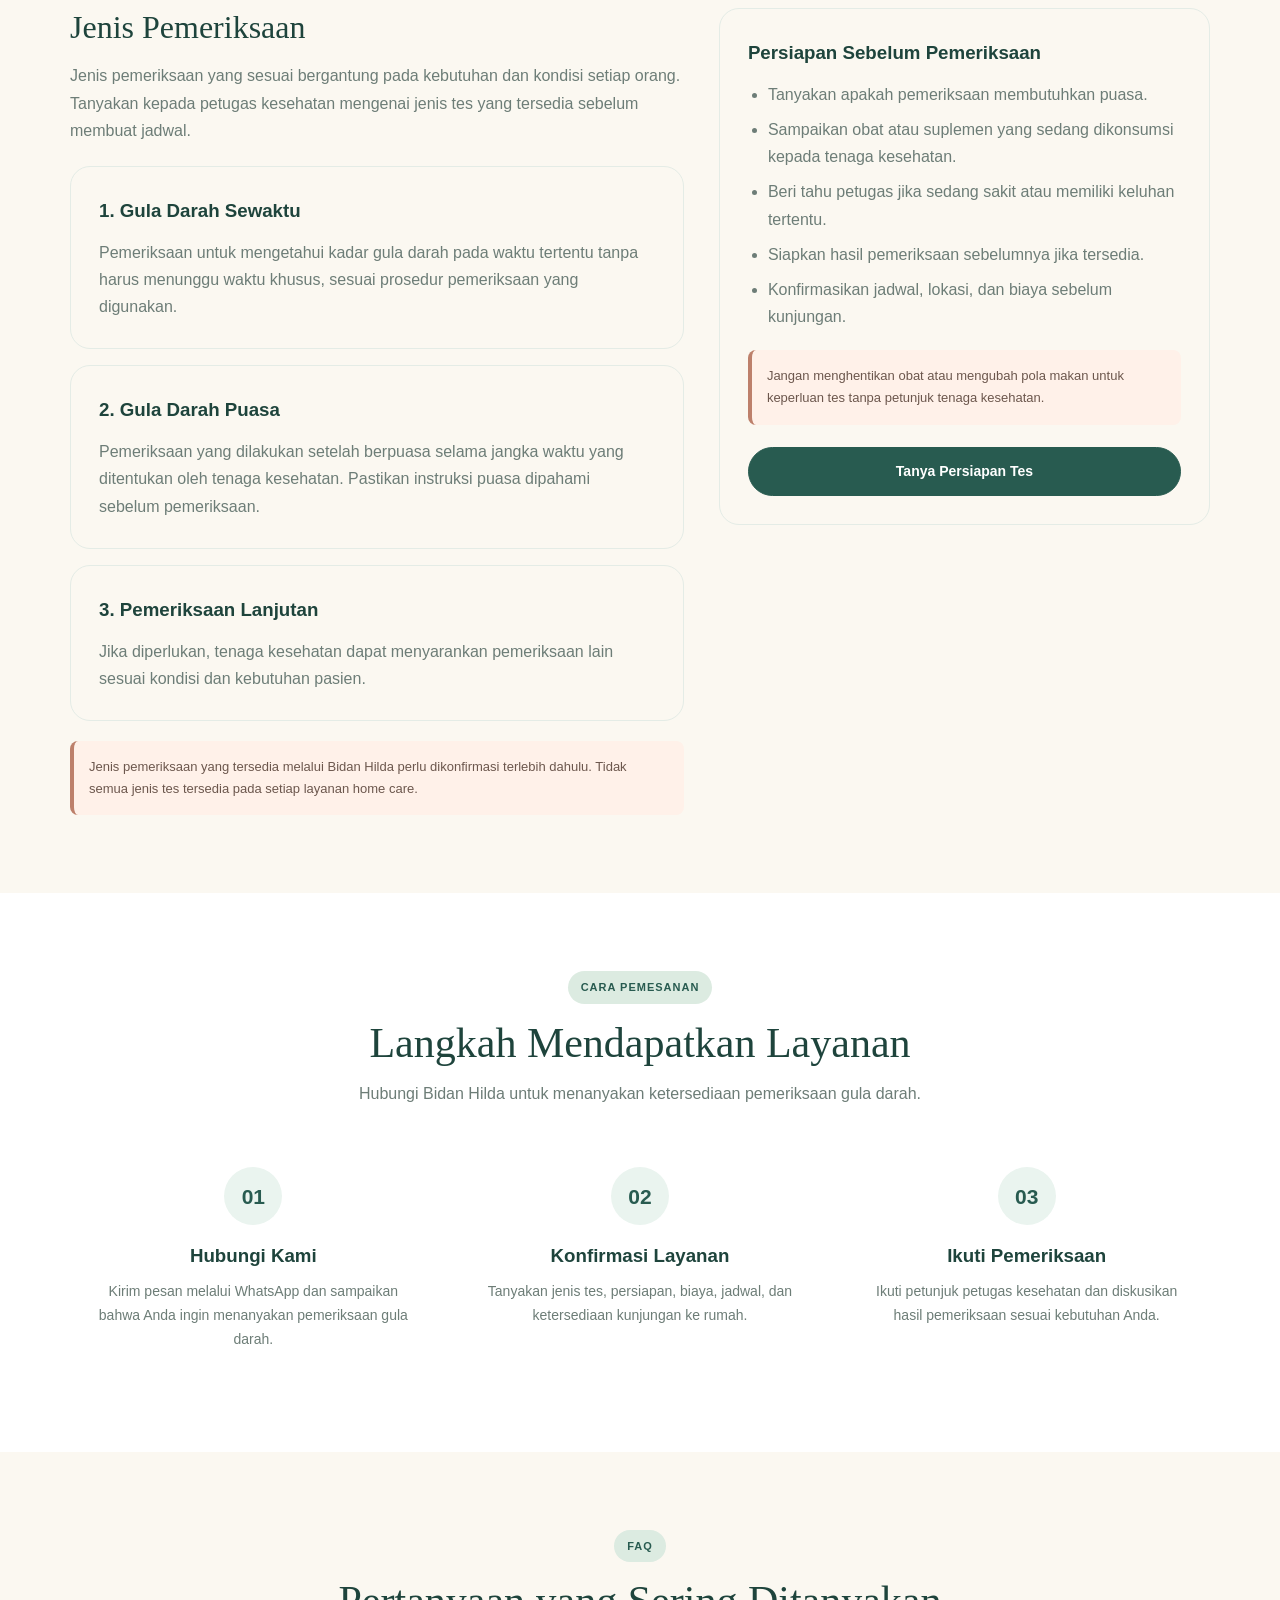
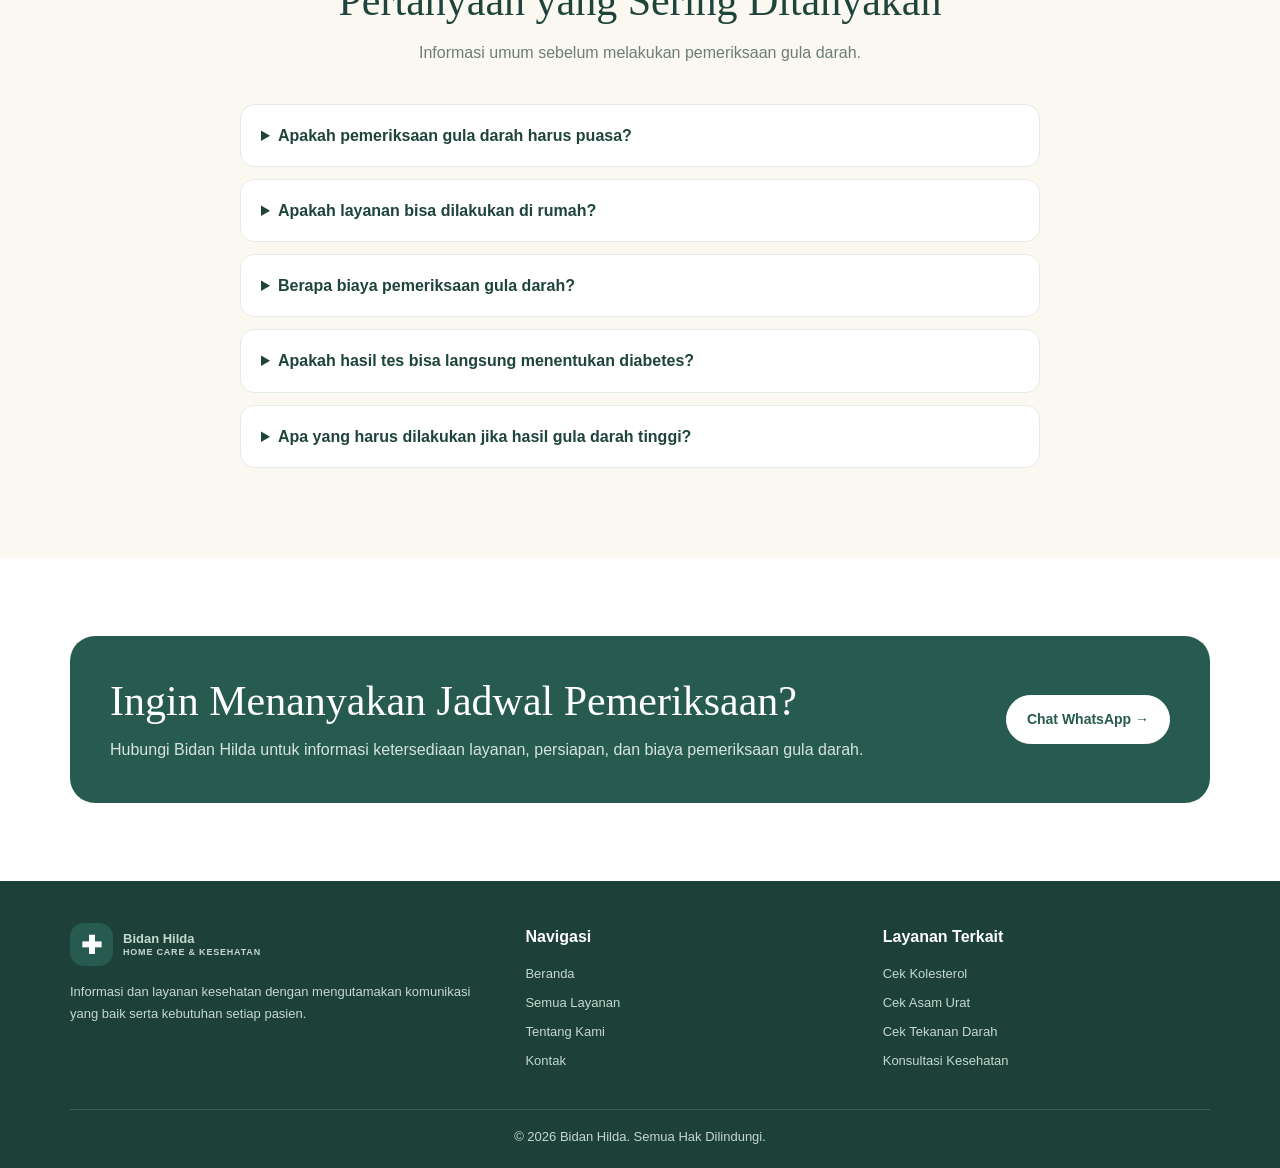
<file: cek-gula-darah.html>
<!DOCTYPE html>
<html lang="id">
<head>
    <meta charset="UTF-8">
    <meta name="viewport" content="width=device-width, initial-scale=1.0">

    <title>Cek Gula Darah | Bidan Hilda Home Care</title>

    <meta name="description" content="Informasi layanan pemeriksaan gula darah home care Bidan Hilda. Hubungi kami untuk informasi jadwal, biaya, dan persiapan pemeriksaan.">

    <link rel="stylesheet" href="style.css">
</head>

<body>

<!-- ================= NAVBAR ================= -->
<!-- NAVBAR -->
<header class="header">
    <div class="container navbar">
        <a href="index.html" class="brand">
            <span class="brand-icon">♡</span>
            <span>
                Bidan Hilda
                <small>HOME CARE &amp; HOME SERVICE</small>
            </span>
        </a>

        <button class="menu-toggle" id="menuToggle"
            aria-label="Buka menu" aria-expanded="false" type="button">
            ☰
        </button>

        <nav class="nav-links" id="navLinks">
            <a href="index.html">Beranda</a>

            <div class="dropdown">
                <a href="index.html#layanan"
                   class="dropdown-toggle" aria-expanded="false">
                    Layanan <span class="dropdown-arrow">⌄</span>
                </a>
                <div class="dropdown-menu">
                    <a href="cek-gula-darah.html">Cek Gula Darah</a>
                    <a href="cek-kolesterol.html">Cek Kolesterol</a>
                    <a href="cek-asam-urat.html">Cek Asam Urat</a>
                    <a href="cek-tekanan-darah.html">Cek Tekanan Darah</a>
                    <a href="konsultasi-kesehatan.html">Konsultasi Kesehatan</a>
                    <a href="pemeriksaan-darah-kehamilan.html">Pemeriksaan Darah Kehamilan</a>
                    <a href="konsultasi-kebidanan.html">Konsultasi Kebidanan</a>
                    <a href="kesehatan-ibu-anak.html">Kesehatan Ibu dan Anak</a>
                    <a href="konsultasi-kesehatan-reproduksi.html">Konsultasi Kesehatan Reproduksi</a>
                </div>
            </div>

           <a href="tentang-kami.html">Tentang Kami</a>
            <a href="cara-pemesanan.html">Cara Pemesanan</a>
            <a href="faq.html">FAQ</a>
        </nav>

        <a href="https://wa.me/6281285145785?text=Halo%20Bidan%20Hilda%2C%20saya%20ingin%20bertanya%20tentang%20konsultasi%20kebidanan."
           class="btn nav-contact" target="_blank" rel="noopener noreferrer">
            Hubungi Kami
        </a>
    </div>
</header>



<main>

    <!-- ================= HERO ================= -->
    <section class="hero">
        <div class="container hero-grid">

            <div class="hero-content">

                <span class="badge">
                    LAYANAN PEMERIKSAAN KESEHATAN
                </span>

                <h1>
                    Pantau Gula Darah,
                    <em>Jaga Kesehatan</em>
                </h1>

                <p>
                    Layanan pemeriksaan gula darah untuk membantu
                    memantau kadar glukosa dalam tubuh. Dapatkan
                    informasi mengenai pemeriksaan, persiapan,
                    jadwal, dan biaya melalui Bidan Hilda.
                </p>

                <div class="hero-actions">
                    <a
                        class="btn"
                        href="https://wa.me/6281285145785?text=Halo%20Bidan%20Hilda%2C%20saya%20ingin%20bertanya%20tentang%20pemeriksaan%20gula%20darah."
                        target="_blank"
                        rel="noopener noreferrer"
                    >
                        Konsultasi WhatsApp →
                    </a>

                    <a
                        class="btn btn-outline"
                        href="index.html#layanan"
                    >
                        Lihat Layanan Lain
                    </a>
                </div>

                <div class="trust">
                    <span>✓ Informasi pemeriksaan</span>
                    <span>✓ Konsultasi jadwal</span>
                    <span>✓ Layanan home care*</span>
                </div>

                <p style="font-size:12px; margin-top:12px;">
                    *Ketersediaan kunjungan ke rumah perlu dikonfirmasi.
                </p>

            </div>

            <div class="hero-visual">
                <div class="hero-circle">
                    <div class="hero-emoji">🩸</div>
                </div>

                <div class="float-card float-top">
                    <strong>Pemeriksaan</strong>
                    <span>Gula darah</span>
                </div>

                <div class="float-card float-bottom">
                    <strong>Pantau Kesehatan</strong>
                    <span>Kenali kadar glukosa</span>
                </div>
            </div>

        </div>
    </section>


    <!-- ================= RINGKASAN MANFAAT ================= -->
    <section class="section">
        <div class="container">

            <div class="section-heading">
                <span class="badge">KENALI LAYANANNYA</span>

                <h2>Mengapa Pemeriksaan Gula Darah Penting?</h2>

                <p>
                    Pemeriksaan gula darah membantu memberikan
                    gambaran kadar glukosa pada waktu pemeriksaan.
                    Hasilnya dapat menjadi bagian dari pemantauan
                    kesehatan bersama tenaga kesehatan.
                </p>
            </div>

            <div class="service-grid">

                <article class="service-card">
                    <div class="service-icon">🩸</div>
                    <h3>Mengetahui Kadar Glukosa</h3>
                    <p>
                        Membantu mengetahui kadar gula darah
                        berdasarkan jenis tes yang dilakukan.
                    </p>
                </article>

                <article class="service-card">
                    <div class="service-icon">📊</div>
                    <h3>Membantu Pemantauan</h3>
                    <p>
                        Hasil pemeriksaan dapat digunakan untuk
                        memantau perubahan kadar gula darah
                        sesuai anjuran tenaga kesehatan.
                    </p>
                </article>

                <article class="service-card">
                    <div class="service-icon">🩺</div>
                    <h3>Mendukung Konsultasi</h3>
                    <p>
                        Hasil pemeriksaan dapat menjadi informasi
                        pendukung saat berkonsultasi mengenai
                        kondisi kesehatan.
                    </p>
                </article>

            </div>
        </div>
    </section>


    <!-- ================= DETAIL PEMERIKSAAN ================= -->
    <section class="section section-soft">
        <div class="container">

            <div class="section-heading">
                <span class="badge">INFORMASI LAYANAN</span>
                <h2>Informasi Pemeriksaan Gula Darah</h2>
                <p>
                    Kenali beberapa hal yang perlu diketahui
                    sebelum melakukan pemeriksaan.
                </p>
            </div>

            <div class="detail-grid">

                <div>
                    <h2 style="font-size:32px; margin-bottom:16px;">
                        Jenis Pemeriksaan
                    </h2>

                    <p style="margin-bottom:22px;">
                        Jenis pemeriksaan yang sesuai bergantung
                        pada kebutuhan dan kondisi setiap orang.
                        Tanyakan kepada petugas kesehatan mengenai
                        jenis tes yang tersedia sebelum membuat jadwal.
                    </p>

                    <div class="detail-panel">
                        <h3>1. Gula Darah Sewaktu</h3>
                        <p>
                            Pemeriksaan untuk mengetahui kadar gula
                            darah pada waktu tertentu tanpa harus
                            menunggu waktu khusus, sesuai prosedur
                            pemeriksaan yang digunakan.
                        </p>
                    </div>

                    <div class="detail-panel" style="margin-top:16px;">
                        <h3>2. Gula Darah Puasa</h3>
                        <p>
                            Pemeriksaan yang dilakukan setelah
                            berpuasa selama jangka waktu yang
                            ditentukan oleh tenaga kesehatan.
                            Pastikan instruksi puasa dipahami
                            sebelum pemeriksaan.
                        </p>
                    </div>

                    <div class="detail-panel" style="margin-top:16px;">
                        <h3>3. Pemeriksaan Lanjutan</h3>
                        <p>
                            Jika diperlukan, tenaga kesehatan
                            dapat menyarankan pemeriksaan lain
                            sesuai kondisi dan kebutuhan pasien.
                        </p>
                    </div>

                    <div class="notice">
                        Jenis pemeriksaan yang tersedia melalui
                        Bidan Hilda perlu dikonfirmasi terlebih
                        dahulu. Tidak semua jenis tes tersedia
                        pada setiap layanan home care.
                    </div>
                </div>


                <aside class="detail-panel">
                    <h3>Persiapan Sebelum Pemeriksaan</h3>

                    <ul>
                        <li>
                            Tanyakan apakah pemeriksaan membutuhkan
                            puasa.
                        </li>
                        <li>
                            Sampaikan obat atau suplemen yang sedang
                            dikonsumsi kepada tenaga kesehatan.
                        </li>
                        <li>
                            Beri tahu petugas jika sedang sakit
                            atau memiliki keluhan tertentu.
                        </li>
                        <li>
                            Siapkan hasil pemeriksaan sebelumnya
                            jika tersedia.
                        </li>
                        <li>
                            Konfirmasikan jadwal, lokasi, dan biaya
                            sebelum kunjungan.
                        </li>
                    </ul>

                    <div class="notice">
                        Jangan menghentikan obat atau mengubah
                        pola makan untuk keperluan tes tanpa
                        petunjuk tenaga kesehatan.
                    </div>

                    <a
                        href="https://wa.me/6281285145785?text=Halo%20Bidan%20Hilda%2C%20saya%20ingin%20menanyakan%20persiapan%20pemeriksaan%20gula%20darah."
                        class="btn"
                        target="_blank"
                        rel="noopener noreferrer"
                        style="width:100%; margin-top:22px;"
                    >
                        Tanya Persiapan Tes
                    </a>
                </aside>

            </div>
        </div>
    </section>


    <!-- ================= ALUR LAYANAN ================= -->
    <section class="section">
        <div class="container">

            <div class="section-heading">
                <span class="badge">CARA PEMESANAN</span>
                <h2>Langkah Mendapatkan Layanan</h2>
                <p>
                    Hubungi Bidan Hilda untuk menanyakan
                    ketersediaan pemeriksaan gula darah.
                </p>
            </div>

            <div class="steps">

                <div class="step">
                    <span>01</span>
                    <h3>Hubungi Kami</h3>
                    <p>
                        Kirim pesan melalui WhatsApp dan sampaikan
                        bahwa Anda ingin menanyakan pemeriksaan
                        gula darah.
                    </p>
                </div>

                <div class="step">
                    <span>02</span>
                    <h3>Konfirmasi Layanan</h3>
                    <p>
                        Tanyakan jenis tes, persiapan, biaya,
                        jadwal, dan ketersediaan kunjungan
                        ke rumah.
                    </p>
                </div>

                <div class="step">
                    <span>03</span>
                    <h3>Ikuti Pemeriksaan</h3>
                    <p>
                        Ikuti petunjuk petugas kesehatan dan
                        diskusikan hasil pemeriksaan sesuai
                        kebutuhan Anda.
                    </p>
                </div>

            </div>
        </div>
    </section>


    <!-- ================= FAQ ================= -->
    <section class="section section-soft">
        <div class="container">

            <div class="section-heading">
                <span class="badge">FAQ</span>
                <h2>Pertanyaan yang Sering Ditanyakan</h2>
                <p>
                    Informasi umum sebelum melakukan
                    pemeriksaan gula darah.
                </p>
            </div>

            <div class="faq-list">

                <details>
                    <summary>Apakah pemeriksaan gula darah harus puasa?</summary>
                    <p>
                        Tidak semua pemeriksaan membutuhkan puasa.
                        Kebutuhan puasa bergantung pada jenis tes.
                        Pastikan mengikuti instruksi tenaga kesehatan
                        sebelum pemeriksaan.
                    </p>
                </details>

                <details>
                    <summary>Apakah layanan bisa dilakukan di rumah?</summary>
                    <p>
                        Ketersediaan layanan home care bergantung
                        pada area kunjungan, jadwal, dan jenis
                        pemeriksaan. Silakan konfirmasi terlebih
                        dahulu melalui WhatsApp.
                    </p>
                </details>

                <details>
                    <summary>Berapa biaya pemeriksaan gula darah?</summary>
                    <p>
                        Biaya dapat berbeda bergantung pada jenis
                        pemeriksaan dan ketentuan layanan. Hubungi
                        Bidan Hilda untuk memperoleh informasi
                        biaya terbaru sebelum membuat janji.
                    </p>
                </details>

                <details>
                    <summary>Apakah hasil tes bisa langsung menentukan diabetes?</summary>
                    <p>
                        Satu hasil pemeriksaan tidak selalu cukup
                        untuk menetapkan diagnosis. Interpretasi
                        hasil dan kebutuhan tes lanjutan perlu
                        dilakukan sesuai kondisi oleh tenaga
                        kesehatan yang berwenang.
                    </p>
                </details>

                <details>
                    <summary>Apa yang harus dilakukan jika hasil gula darah tinggi?</summary>
                    <p>
                        Konsultasikan hasil tersebut dengan tenaga
                        kesehatan untuk menentukan langkah berikutnya.
                        Jika disertai gejala berat seperti penurunan
                        kesadaran atau kesulitan bernapas, segera
                        cari pertolongan medis darurat.
                    </p>
                </details>

            </div>
        </div>
    </section>


    <!-- ================= CTA ================= -->
    <section class="section">
        <div class="container">

            <div class="cta">
                <div>
                    <h2>Ingin Menanyakan Jadwal Pemeriksaan?</h2>
                    <p>
                        Hubungi Bidan Hilda untuk informasi
                        ketersediaan layanan, persiapan,
                        dan biaya pemeriksaan gula darah.
                    </p>
                </div>

                <a
                    class="btn btn-light"
                    href="https://wa.me/6281285145785?text=Halo%20Bidan%20Hilda%2C%20saya%20ingin%20menanyakan%20jadwal%20pemeriksaan%20gula%20darah."
                    target="_blank"
                    rel="noopener noreferrer"
                >
                    Chat WhatsApp →
                </a>
            </div>

        </div>
    </section>

</main>


<!-- ================= FOOTER ================= -->
<footer class="footer">
    <div class="container">

        <div class="footer-grid">

            <div>
                <a href="index.html" class="brand footer-brand">
                    <span class="brand-icon">✚</span>
                    <span>
                        Bidan Hilda
                        <small>HOME CARE & KESEHATAN</small>
                    </span>
                </a>

                <p>
                    Informasi dan layanan kesehatan dengan
                    mengutamakan komunikasi yang baik serta
                    kebutuhan setiap pasien.
                </p>
            </div>

            <div>
                <h3>Navigasi</h3>
                <a href="index.html">Beranda</a>
                <a href="index.html#layanan">Semua Layanan</a>
                <a href="index.html#tentang">Tentang Kami</a>
                <a href="index.html#kontak">Kontak</a>
            </div>

            <div>
                <h3>Layanan Terkait</h3>
                <a href="cek-kolesterol.html">Cek Kolesterol</a>
                <a href="cek-asam-urat.html">Cek Asam Urat</a>
                <a href="cek-tekanan-darah.html">Cek Tekanan Darah</a>
                <a href="konsultasi-kesehatan.html">Konsultasi Kesehatan</a>
            </div>

        </div>

        <div class="copyright">
            <p>
                &copy; <span id="currentYear">2026</span>
                Bidan Hilda. Semua Hak Dilindungi.
            </p>
        </div>

    </div>
</footer>


<!-- ================= WHATSAPP FLOAT ================= -->
<a
    class="wa-float"
    href="https://wa.me/6281285145785?text=Halo%20Bidan%20Hilda"
    target="_blank"
    rel="noopener noreferrer"
    aria-label="Hubungi Bidan Hilda melalui WhatsApp"
    title="Chat WhatsApp"
>
    ☎
</a>


<!-- ================= JAVASCRIPT ================= -->
<script>
    const menuToggle = document.getElementById("menuToggle");
    const navLinks = document.getElementById("navLinks");

    if (menuToggle && navLinks) {
        menuToggle.addEventListener("click", function () {
            const isOpen = navLinks.classList.toggle("open");

            menuToggle.setAttribute("aria-expanded", isOpen);
            menuToggle.textContent = isOpen ? "×" : "☰";
        });

        navLinks.querySelectorAll("a").forEach(function (link) {
            link.addEventListener("click", function () {
                navLinks.classList.remove("open");
                menuToggle.setAttribute("aria-expanded", "false");
                menuToggle.textContent = "☰";
            });
        });
    }

    document.getElementById("currentYear").textContent =
        new Date().getFullYear();
</script>

</body>
</html>
</file>
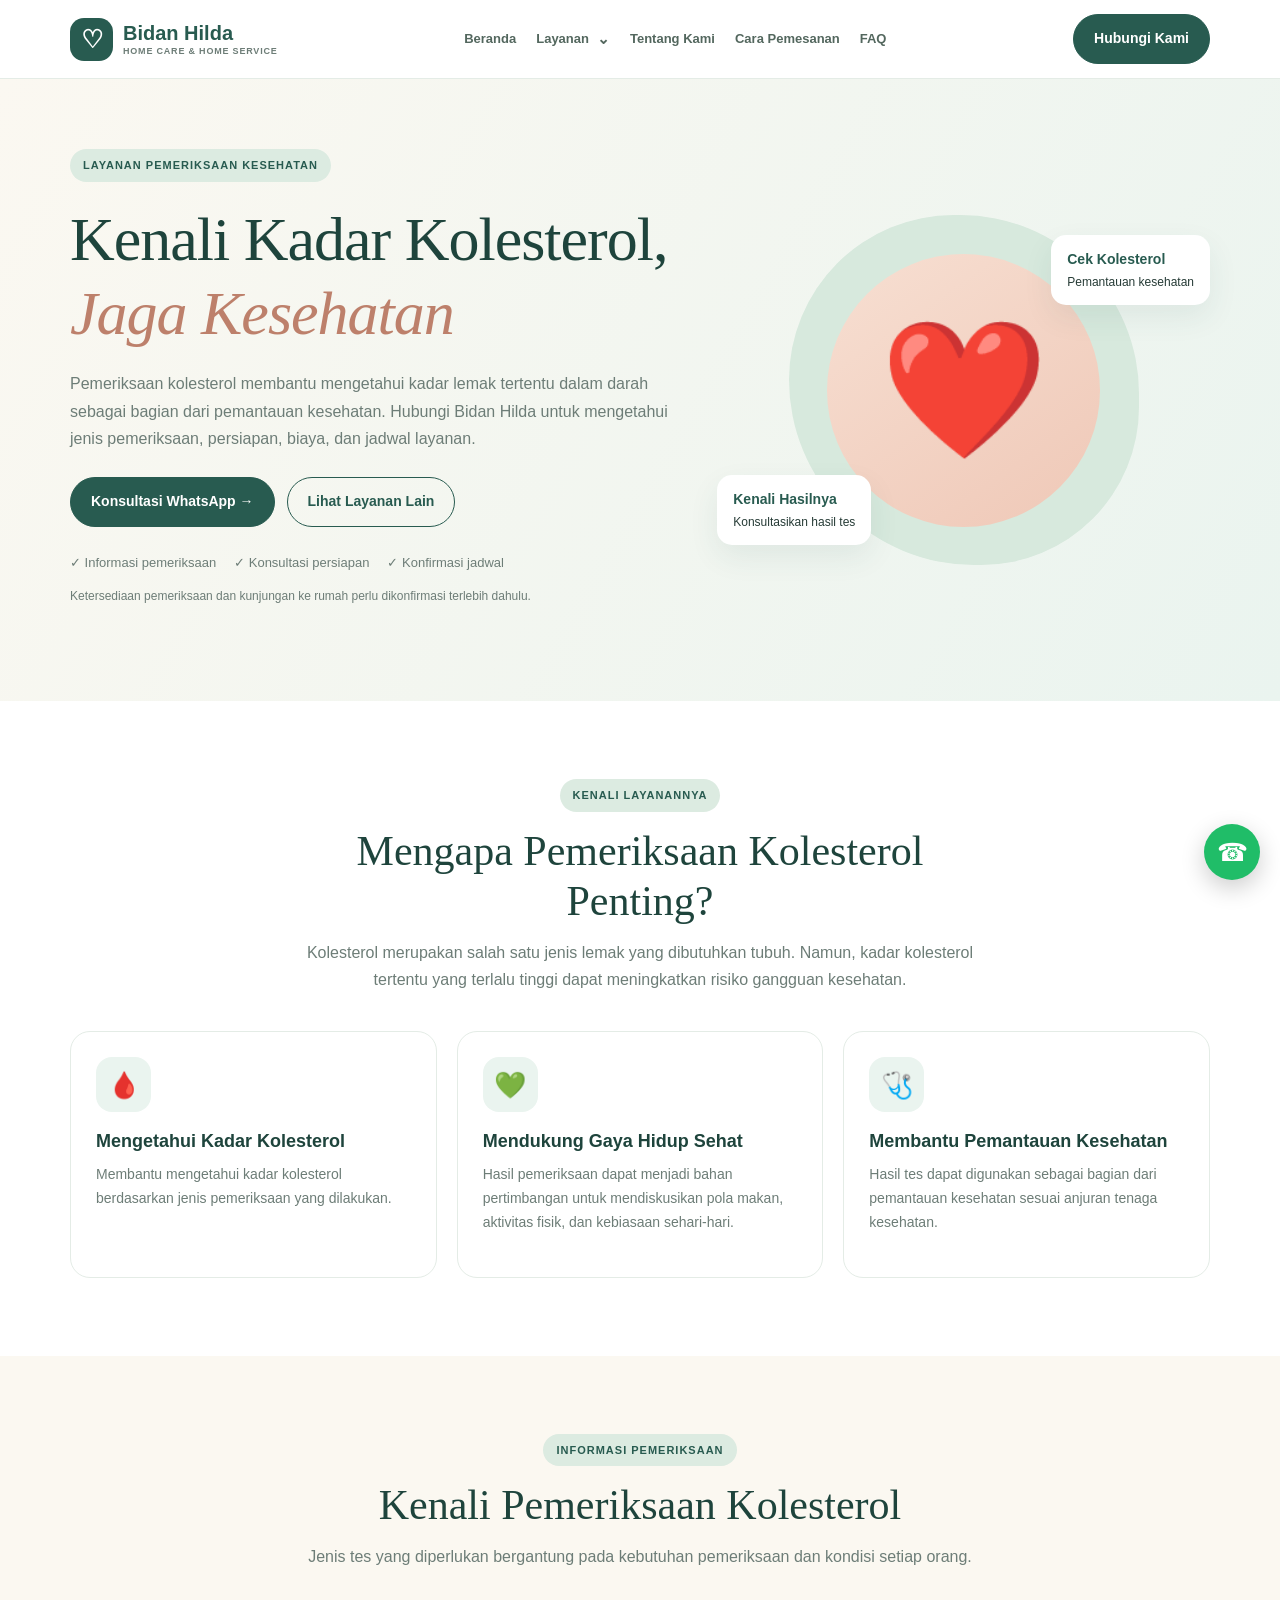
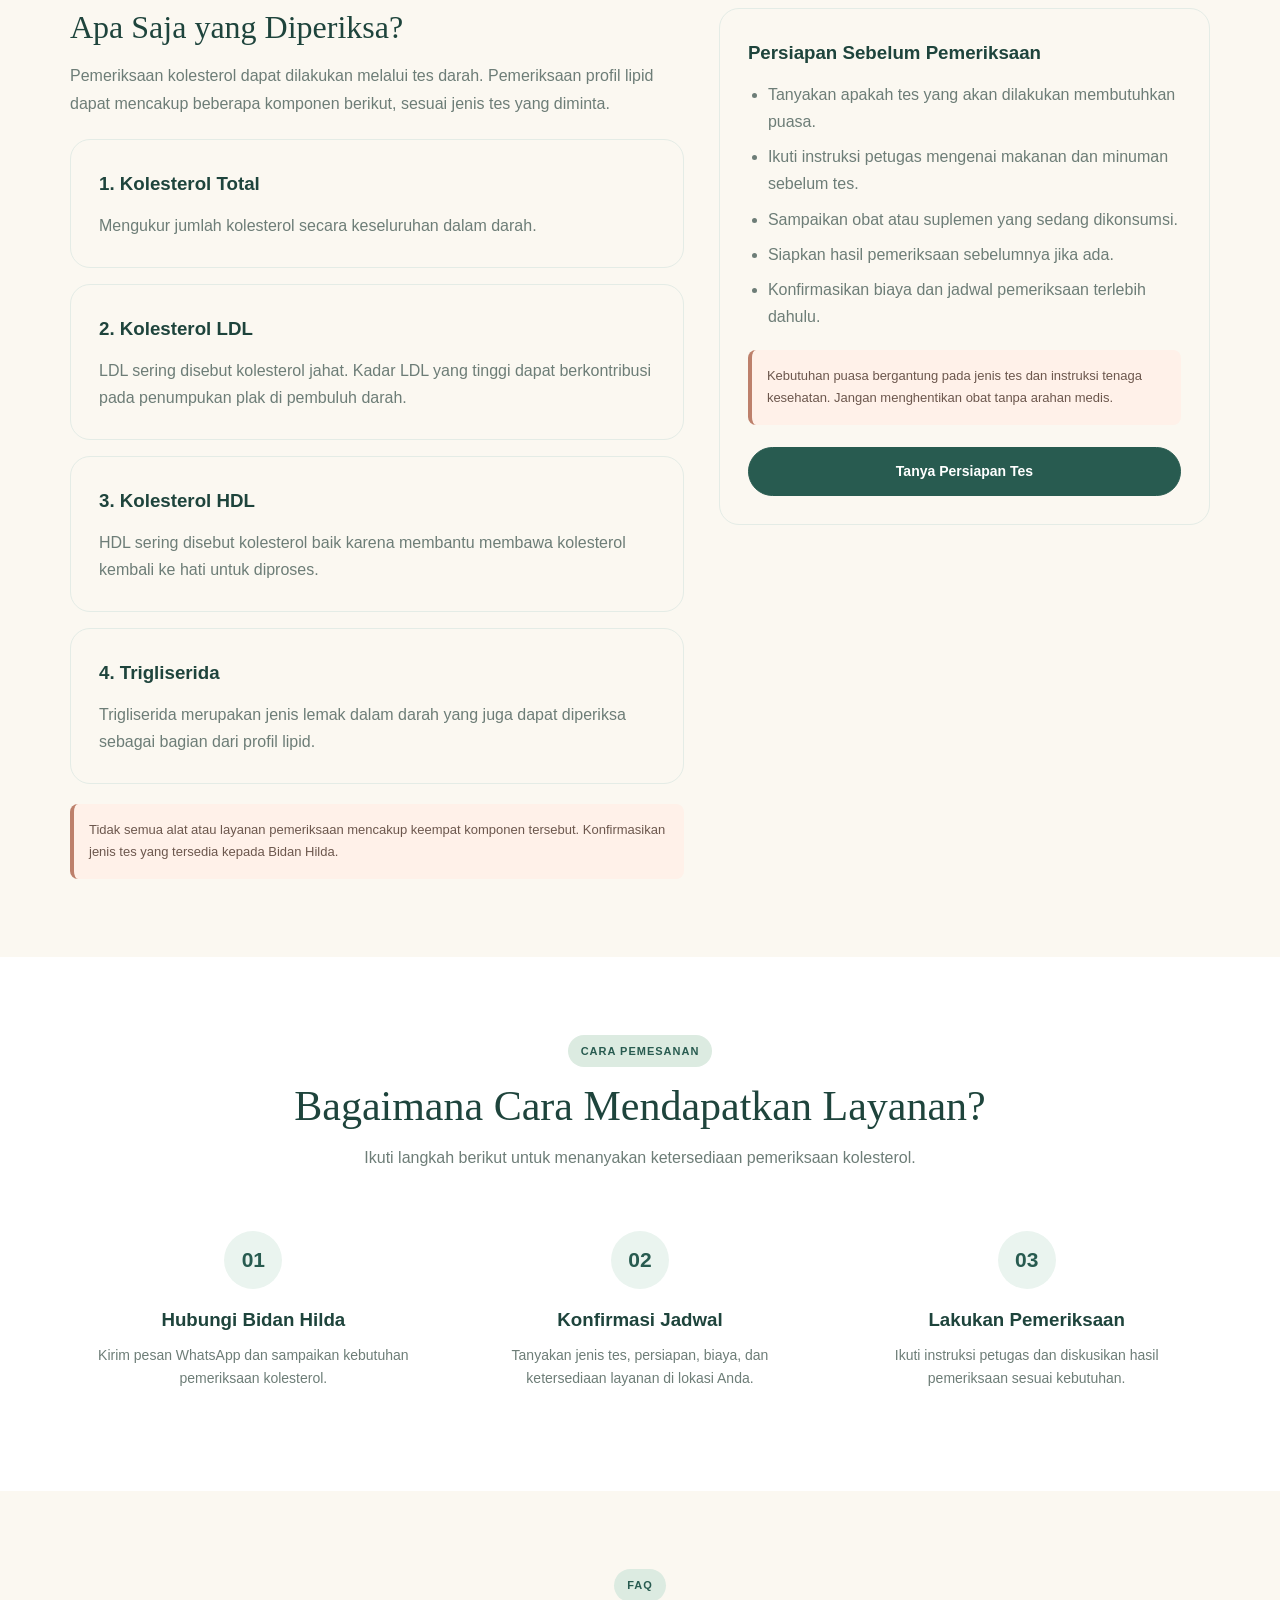
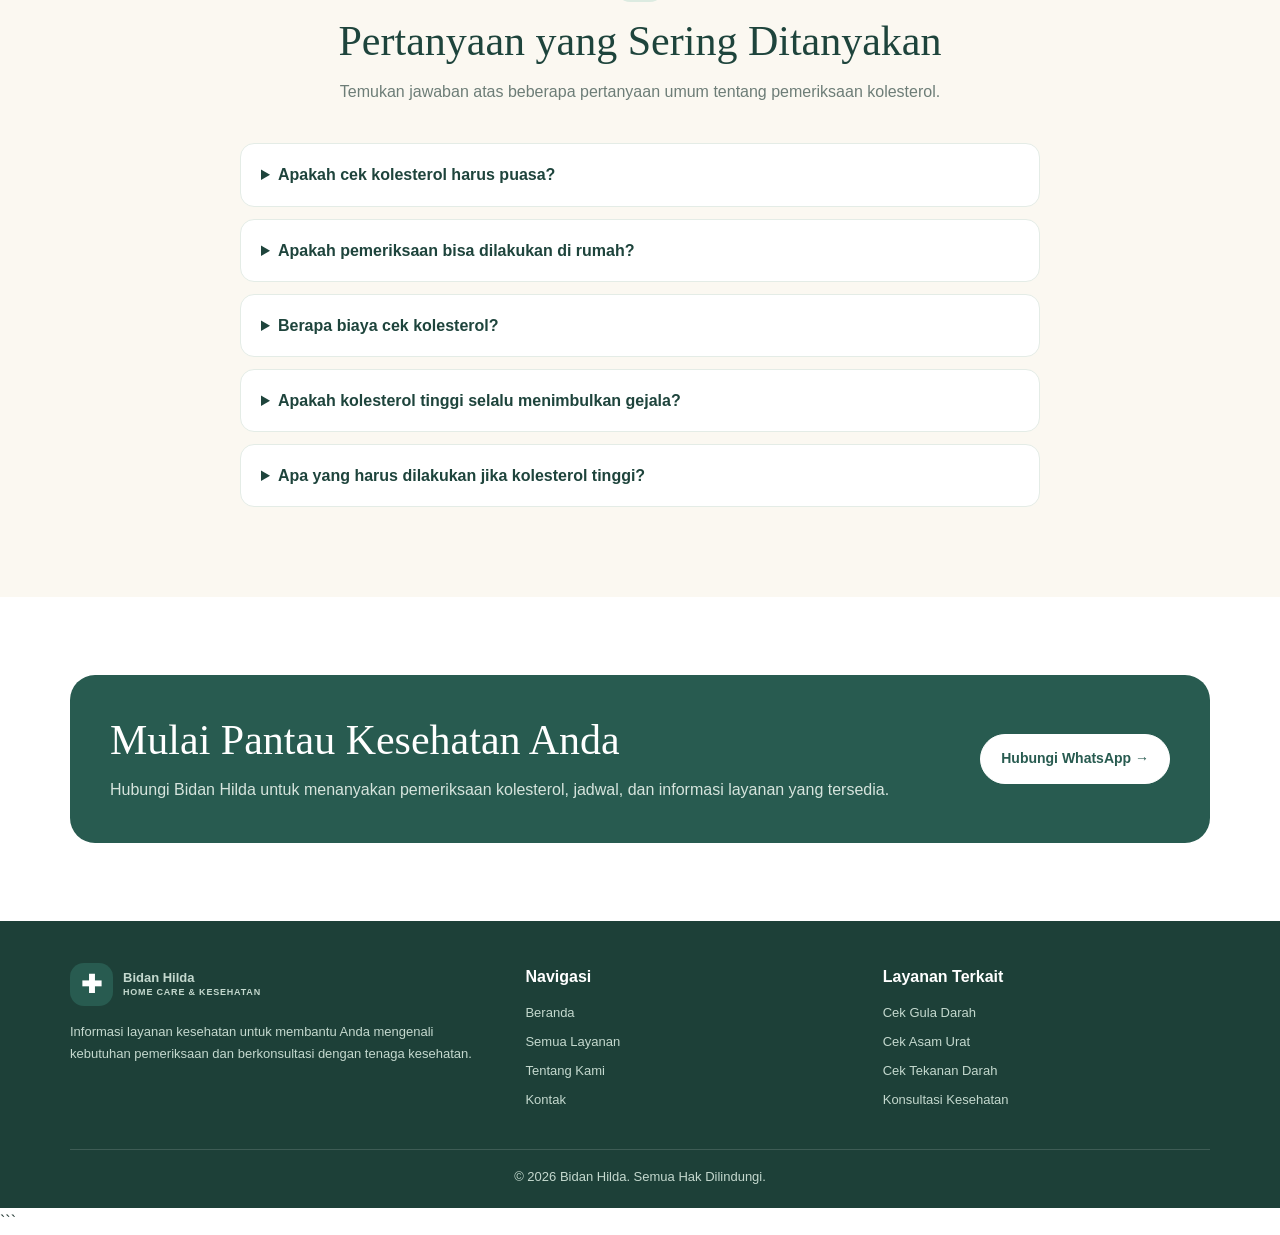
<file: cek-kolesterol.html>
<!DOCTYPE html>
<html lang="id">
<head>
    <meta charset="UTF-8">
    <meta name="viewport" content="width=device-width, initial-scale=1.0">

    <title>Cek Kolesterol | Bidan Hilda Home Care</title>

    <meta name="description" content="Informasi layanan pemeriksaan kolesterol Bidan Hilda. Tanyakan persiapan, jadwal, biaya, dan ketersediaan layanan home care.">

    <link rel="stylesheet" href="style.css">
</head>
<body>

<!-- NAVBAR -->
<!-- NAVBAR -->
<header class="header">
    <div class="container navbar">
        <a href="index.html" class="brand">
            <span class="brand-icon">♡</span>
            <span>
                Bidan Hilda
                <small>HOME CARE &amp; HOME SERVICE</small>
            </span>
        </a>

        <button class="menu-toggle" id="menuToggle"
            aria-label="Buka menu" aria-expanded="false" type="button">
            ☰
        </button>

        <nav class="nav-links" id="navLinks">
            <a href="index.html">Beranda</a>

            <div class="dropdown">
                <a href="index.html#layanan"
                   class="dropdown-toggle" aria-expanded="false">
                    Layanan <span class="dropdown-arrow">⌄</span>
                </a>
                <div class="dropdown-menu">
                    <a href="cek-gula-darah.html">Cek Gula Darah</a>
                    <a href="cek-kolesterol.html">Cek Kolesterol</a>
                    <a href="cek-asam-urat.html">Cek Asam Urat</a>
                    <a href="cek-tekanan-darah.html">Cek Tekanan Darah</a>
                    <a href="konsultasi-kesehatan.html">Konsultasi Kesehatan</a>
                    <a href="pemeriksaan-darah-kehamilan.html">Pemeriksaan Darah Kehamilan</a>
                    <a href="konsultasi-kebidanan.html">Konsultasi Kebidanan</a>
                    <a href="kesehatan-ibu-anak.html">Kesehatan Ibu dan Anak</a>
                    <a href="konsultasi-kesehatan-reproduksi.html">Konsultasi Kesehatan Reproduksi</a>
                </div>
            </div>

           <a href="tentang-kami.html">Tentang Kami</a>
            <a href="cara-pemesanan.html">Cara Pemesanan</a>
            <a href="faq.html">FAQ</a>
        </nav>

        <a href="https://wa.me/6281285145785?text=Halo%20Bidan%20Hilda%2C%20saya%20ingin%20bertanya%20tentang%20konsultasi%20kebidanan."
           class="btn nav-contact" target="_blank" rel="noopener noreferrer">
            Hubungi Kami
        </a>
    </div>
</header>


<main>

    <!-- HERO -->
    <section class="hero">
        <div class="container hero-grid">

            <div class="hero-content">
                <span class="badge">LAYANAN PEMERIKSAAN KESEHATAN</span>

                <h1>
                    Kenali Kadar Kolesterol,
                    <em>Jaga Kesehatan</em>
                </h1>

                <p>
                    Pemeriksaan kolesterol membantu mengetahui
                    kadar lemak tertentu dalam darah sebagai
                    bagian dari pemantauan kesehatan. Hubungi
                    Bidan Hilda untuk mengetahui jenis pemeriksaan,
                    persiapan, biaya, dan jadwal layanan.
                </p>

                <div class="hero-actions">
                    <a class="btn"
                       href="https://wa.me/6281285145785?text=Halo%20Bidan%20Hilda%2C%20saya%20ingin%20menanyakan%20layanan%20cek%20kolesterol."
                       target="_blank" rel="noopener noreferrer">
                        Konsultasi WhatsApp →
                    </a>

                    <a class="btn btn-outline"
                       href="index.html#layanan">
                        Lihat Layanan Lain
                    </a>
                </div>

                <div class="trust">
                    <span>✓ Informasi pemeriksaan</span>
                    <span>✓ Konsultasi persiapan</span>
                    <span>✓ Konfirmasi jadwal</span>
                </div>

                <p style="font-size:12px; margin-top:12px;">
                    Ketersediaan pemeriksaan dan kunjungan ke rumah
                    perlu dikonfirmasi terlebih dahulu.
                </p>
            </div>

            <div class="hero-visual">
                <div class="hero-circle">
                    <div class="hero-emoji">❤️</div>
                </div>

                <div class="float-card float-top">
                    <strong>Cek Kolesterol</strong>
                    <span>Pemantauan kesehatan</span>
                </div>

                <div class="float-card float-bottom">
                    <strong>Kenali Hasilnya</strong>
                    <span>Konsultasikan hasil tes</span>
                </div>
            </div>

        </div>
    </section>


    <!-- MANFAAT -->
    <section class="section">
        <div class="container">

            <div class="section-heading">
                <span class="badge">KENALI LAYANANNYA</span>
                <h2>Mengapa Pemeriksaan Kolesterol Penting?</h2>

                <p>
                    Kolesterol merupakan salah satu jenis lemak
                    yang dibutuhkan tubuh. Namun, kadar kolesterol
                    tertentu yang terlalu tinggi dapat meningkatkan
                    risiko gangguan kesehatan.
                </p>
            </div>

            <div class="service-grid">

                <article class="service-card">
                    <div class="service-icon">🩸</div>
                    <h3>Mengetahui Kadar Kolesterol</h3>
                    <p>
                        Membantu mengetahui kadar kolesterol
                        berdasarkan jenis pemeriksaan yang dilakukan.
                    </p>
                </article>

                <article class="service-card">
                    <div class="service-icon">💚</div>
                    <h3>Mendukung Gaya Hidup Sehat</h3>
                    <p>
                        Hasil pemeriksaan dapat menjadi bahan
                        pertimbangan untuk mendiskusikan pola makan,
                        aktivitas fisik, dan kebiasaan sehari-hari.
                    </p>
                </article>

                <article class="service-card">
                    <div class="service-icon">🩺</div>
                    <h3>Membantu Pemantauan Kesehatan</h3>
                    <p>
                        Hasil tes dapat digunakan sebagai bagian
                        dari pemantauan kesehatan sesuai anjuran
                        tenaga kesehatan.
                    </p>
                </article>

            </div>
        </div>
    </section>


    <!-- INFORMASI PEMERIKSAAN -->
    <section class="section section-soft">
        <div class="container">

            <div class="section-heading">
                <span class="badge">INFORMASI PEMERIKSAAN</span>
                <h2>Kenali Pemeriksaan Kolesterol</h2>

                <p>
                    Jenis tes yang diperlukan bergantung pada
                    kebutuhan pemeriksaan dan kondisi setiap orang.
                </p>
            </div>

            <div class="detail-grid">

                <div>
                    <h2 style="font-size:32px; margin-bottom:16px;">
                        Apa Saja yang Diperiksa?
                    </h2>

                    <p style="margin-bottom:22px;">
                        Pemeriksaan kolesterol dapat dilakukan
                        melalui tes darah. Pemeriksaan profil lipid
                        dapat mencakup beberapa komponen berikut,
                        sesuai jenis tes yang diminta.
                    </p>

                    <div class="detail-panel">
                        <h3>1. Kolesterol Total</h3>
                        <p>
                            Mengukur jumlah kolesterol secara
                            keseluruhan dalam darah.
                        </p>
                    </div>

                    <div class="detail-panel" style="margin-top:16px;">
                        <h3>2. Kolesterol LDL</h3>
                        <p>
                            LDL sering disebut kolesterol jahat.
                            Kadar LDL yang tinggi dapat berkontribusi
                            pada penumpukan plak di pembuluh darah.
                        </p>
                    </div>

                    <div class="detail-panel" style="margin-top:16px;">
                        <h3>3. Kolesterol HDL</h3>
                        <p>
                            HDL sering disebut kolesterol baik
                            karena membantu membawa kolesterol
                            kembali ke hati untuk diproses.
                        </p>
                    </div>

                    <div class="detail-panel" style="margin-top:16px;">
                        <h3>4. Trigliserida</h3>
                        <p>
                            Trigliserida merupakan jenis lemak
                            dalam darah yang juga dapat diperiksa
                            sebagai bagian dari profil lipid.
                        </p>
                    </div>

                    <div class="notice">
                        Tidak semua alat atau layanan pemeriksaan
                        mencakup keempat komponen tersebut.
                        Konfirmasikan jenis tes yang tersedia
                        kepada Bidan Hilda.
                    </div>
                </div>


                <aside class="detail-panel">
                    <h3>Persiapan Sebelum Pemeriksaan</h3>

                    <ul>
                        <li>
                            Tanyakan apakah tes yang akan dilakukan
                            membutuhkan puasa.
                        </li>
                        <li>
                            Ikuti instruksi petugas mengenai
                            makanan dan minuman sebelum tes.
                        </li>
                        <li>
                            Sampaikan obat atau suplemen yang
                            sedang dikonsumsi.
                        </li>
                        <li>
                            Siapkan hasil pemeriksaan sebelumnya
                            jika ada.
                        </li>
                        <li>
                            Konfirmasikan biaya dan jadwal
                            pemeriksaan terlebih dahulu.
                        </li>
                    </ul>

                    <div class="notice">
                        Kebutuhan puasa bergantung pada jenis tes
                        dan instruksi tenaga kesehatan. Jangan
                        menghentikan obat tanpa arahan medis.
                    </div>

                    <a class="btn"
                       style="width:100%; margin-top:22px;"
                       href="https://wa.me/6281285145785?text=Halo%20Bidan%20Hilda%2C%20saya%20ingin%20bertanya%20tentang%20persiapan%20cek%20kolesterol."
                       target="_blank" rel="noopener noreferrer">
                        Tanya Persiapan Tes
                    </a>
                </aside>

            </div>
        </div>
    </section>


    <!-- ALUR LAYANAN -->
    <section class="section">
        <div class="container">

            <div class="section-heading">
                <span class="badge">CARA PEMESANAN</span>
                <h2>Bagaimana Cara Mendapatkan Layanan?</h2>

                <p>
                    Ikuti langkah berikut untuk menanyakan
                    ketersediaan pemeriksaan kolesterol.
                </p>
            </div>

            <div class="steps">

                <div class="step">
                    <span>01</span>
                    <h3>Hubungi Bidan Hilda</h3>
                    <p>
                        Kirim pesan WhatsApp dan sampaikan
                        kebutuhan pemeriksaan kolesterol.
                    </p>
                </div>

                <div class="step">
                    <span>02</span>
                    <h3>Konfirmasi Jadwal</h3>
                    <p>
                        Tanyakan jenis tes, persiapan, biaya,
                        dan ketersediaan layanan di lokasi Anda.
                    </p>
                </div>

                <div class="step">
                    <span>03</span>
                    <h3>Lakukan Pemeriksaan</h3>
                    <p>
                        Ikuti instruksi petugas dan diskusikan
                        hasil pemeriksaan sesuai kebutuhan.
                    </p>
                </div>

            </div>
        </div>
    </section>


    <!-- FAQ -->
    <section class="section section-soft">
        <div class="container">

            <div class="section-heading">
                <span class="badge">FAQ</span>
                <h2>Pertanyaan yang Sering Ditanyakan</h2>
                <p>
                    Temukan jawaban atas beberapa pertanyaan
                    umum tentang pemeriksaan kolesterol.
                </p>
            </div>

            <div class="faq-list">

                <details>
                    <summary>Apakah cek kolesterol harus puasa?</summary>
                    <p>
                        Tidak semua tes kolesterol membutuhkan puasa.
                        Kebutuhan puasa bergantung pada jenis tes
                        dan instruksi tenaga kesehatan. Pastikan
                        persiapan sebelum melakukan pemeriksaan.
                    </p>
                </details>

                <details>
                    <summary>Apakah pemeriksaan bisa dilakukan di rumah?</summary>
                    <p>
                        Ketersediaan kunjungan ke rumah perlu
                        dikonfirmasi berdasarkan lokasi, jadwal,
                        dan jenis pemeriksaan yang tersedia.
                    </p>
                </details>

                <details>
                    <summary>Berapa biaya cek kolesterol?</summary>
                    <p>
                        Biaya bergantung pada jenis pemeriksaan
                        dan ketentuan penyedia layanan. Hubungi
                        Bidan Hilda untuk mendapatkan informasi
                        biaya yang berlaku.
                    </p>
                </details>

                <details>
                    <summary>Apakah kolesterol tinggi selalu menimbulkan gejala?</summary>
                    <p>
                        Kolesterol tinggi sering kali tidak
                        menimbulkan gejala yang jelas. Pemeriksaan
                        dan penilaian risiko kesehatan dapat
                        membantu mengetahui kondisi tersebut.
                    </p>
                </details>

                <details>
                    <summary>Apa yang harus dilakukan jika kolesterol tinggi?</summary>
                    <p>
                        Konsultasikan hasilnya dengan tenaga
                        kesehatan untuk membahas risiko dan
                        langkah penanganan yang sesuai. Jangan
                        menentukan pengobatan hanya berdasarkan
                        satu angka hasil pemeriksaan.
                    </p>
                </details>

            </div>
        </div>
    </section>


    <!-- CTA -->
    <section class="section">
        <div class="container">

            <div class="cta">
                <div>
                    <h2>Mulai Pantau Kesehatan Anda</h2>
                    <p>
                        Hubungi Bidan Hilda untuk menanyakan
                        pemeriksaan kolesterol, jadwal, dan
                        informasi layanan yang tersedia.
                    </p>
                </div>

                <a class="btn btn-light"
                   href="https://wa.me/6281285145785?text=Halo%20Bidan%20Hilda%2C%20saya%20ingin%20menanyakan%20jadwal%20cek%20kolesterol."
                   target="_blank" rel="noopener noreferrer">
                    Hubungi WhatsApp →
                </a>
            </div>

        </div>
    </section>

</main>


<!-- FOOTER -->
<footer class="footer">
    <div class="container">

        <div class="footer-grid">

            <div>
                <a href="index.html" class="brand footer-brand">
                    <span class="brand-icon">✚</span>
                    <span>
                        Bidan Hilda
                        <small>HOME CARE & KESEHATAN</small>
                    </span>
                </a>

                <p>
                    Informasi layanan kesehatan untuk membantu
                    Anda mengenali kebutuhan pemeriksaan dan
                    berkonsultasi dengan tenaga kesehatan.
                </p>
            </div>

            <div>
                <h3>Navigasi</h3>
                <a href="index.html">Beranda</a>
                <a href="index.html#layanan">Semua Layanan</a>
                <a href="index.html#tentang">Tentang Kami</a>
                <a href="index.html#kontak">Kontak</a>
            </div>

            <div>
                <h3>Layanan Terkait</h3>
                <a href="cek-gula-darah.html">Cek Gula Darah</a>
                <a href="cek-asam-urat.html">Cek Asam Urat</a>
                <a href="cek-tekanan-darah.html">Cek Tekanan Darah</a>
                <a href="konsultasi-kesehatan.html">Konsultasi Kesehatan</a>
            </div>

        </div>

        <div class="copyright">
            <p>
                &copy; <span id="currentYear">2026</span>
                Bidan Hilda. Semua Hak Dilindungi.
            </p>
        </div>

    </div>
</footer>


<!-- TOMBOL WHATSAPP MELAYANG -->
<a class="wa-float"
   href="https://wa.me/6281285145785?text=Halo%20Bidan%20Hilda"
   target="_blank" rel="noopener noreferrer"
   aria-label="Hubungi Bidan Hilda melalui WhatsApp"
   title="Chat WhatsApp">
    ☎
</a>


<!-- JAVASCRIPT -->
<script>
    const menuToggle = document.getElementById("menuToggle");
    const navLinks = document.getElementById("navLinks");

    if (menuToggle && navLinks) {
        menuToggle.addEventListener("click", function () {
            const isOpen = navLinks.classList.toggle("open");

            menuToggle.setAttribute("aria-expanded", isOpen);
            menuToggle.textContent = isOpen ? "×" : "☰";
        });

        navLinks.querySelectorAll("a").forEach(function (link) {
            link.addEventListener("click", function () {
                navLinks.classList.remove("open");
                menuToggle.setAttribute("aria-expanded", "false");
                menuToggle.textContent = "☰";
            });
        });
    }

    document.getElementById("currentYear").textContent =
        new Date().getFullYear();
</script>

</body>
</html>
```
</file>
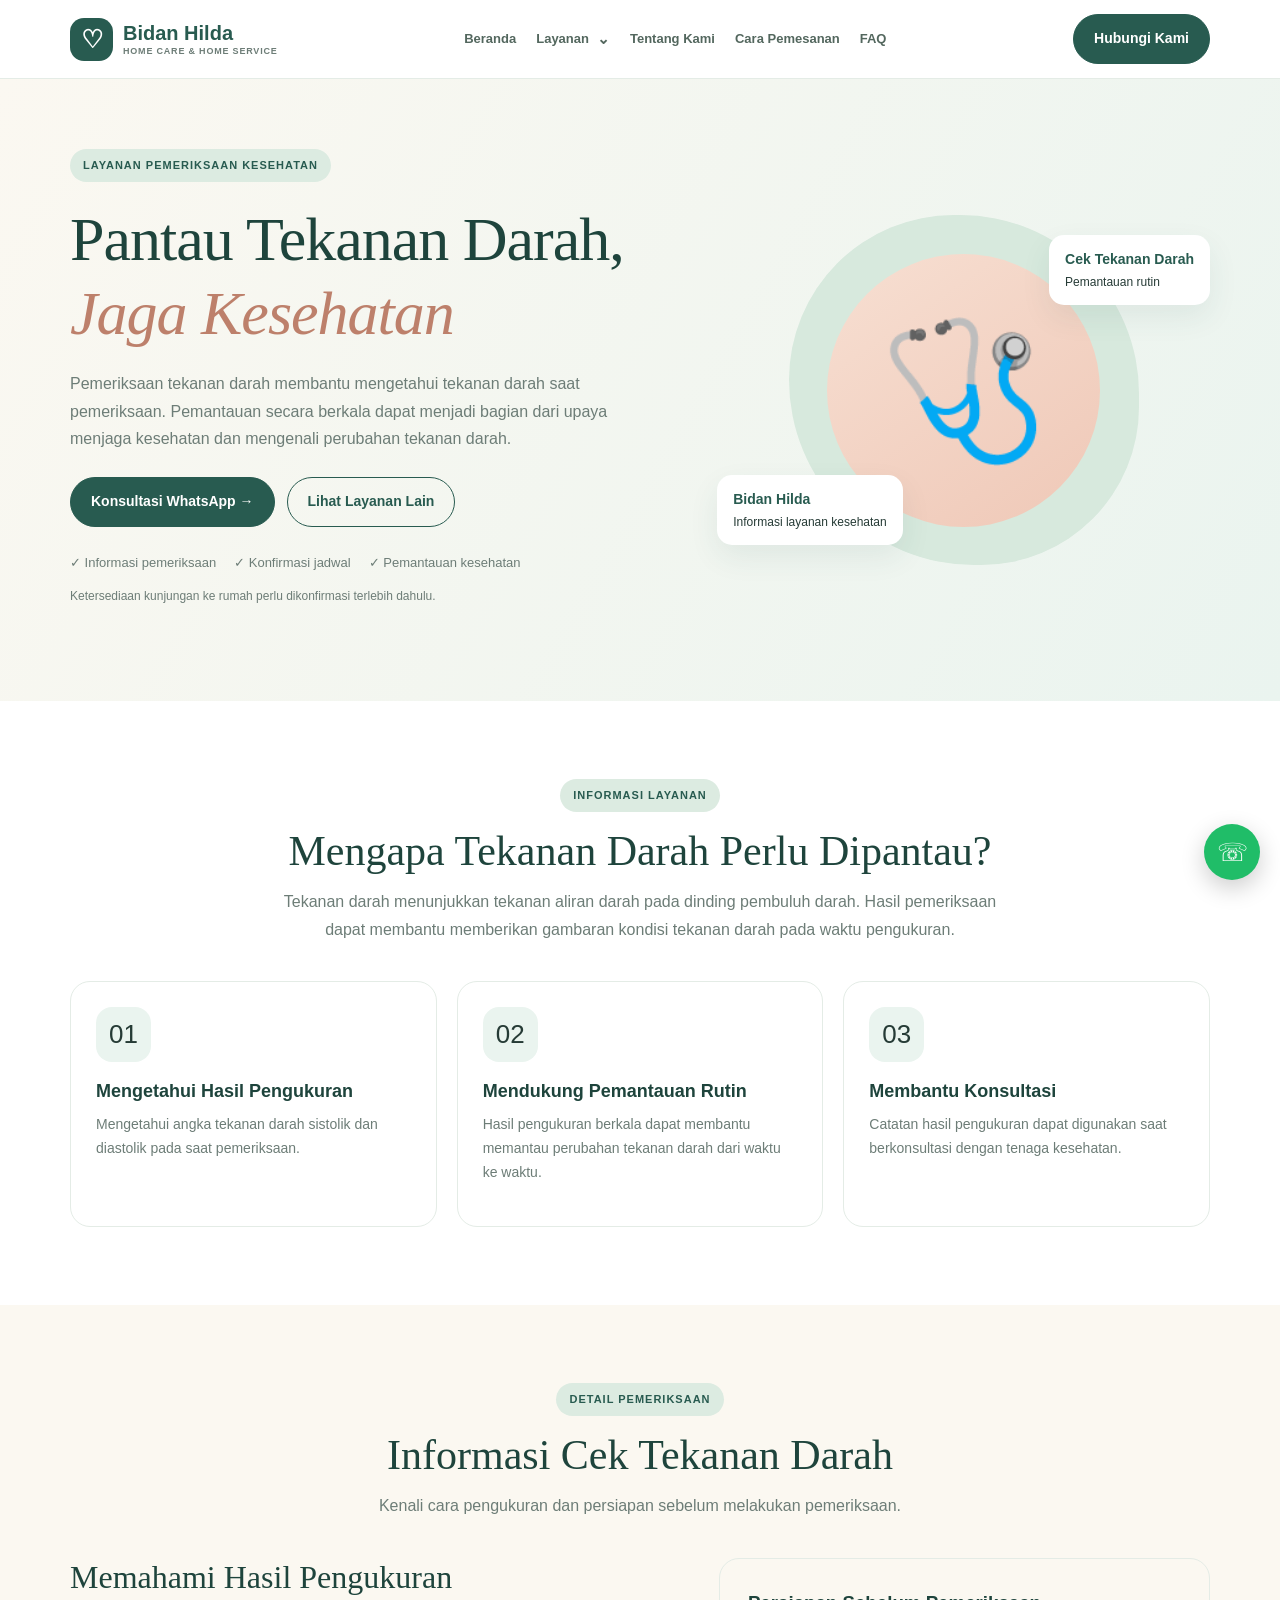
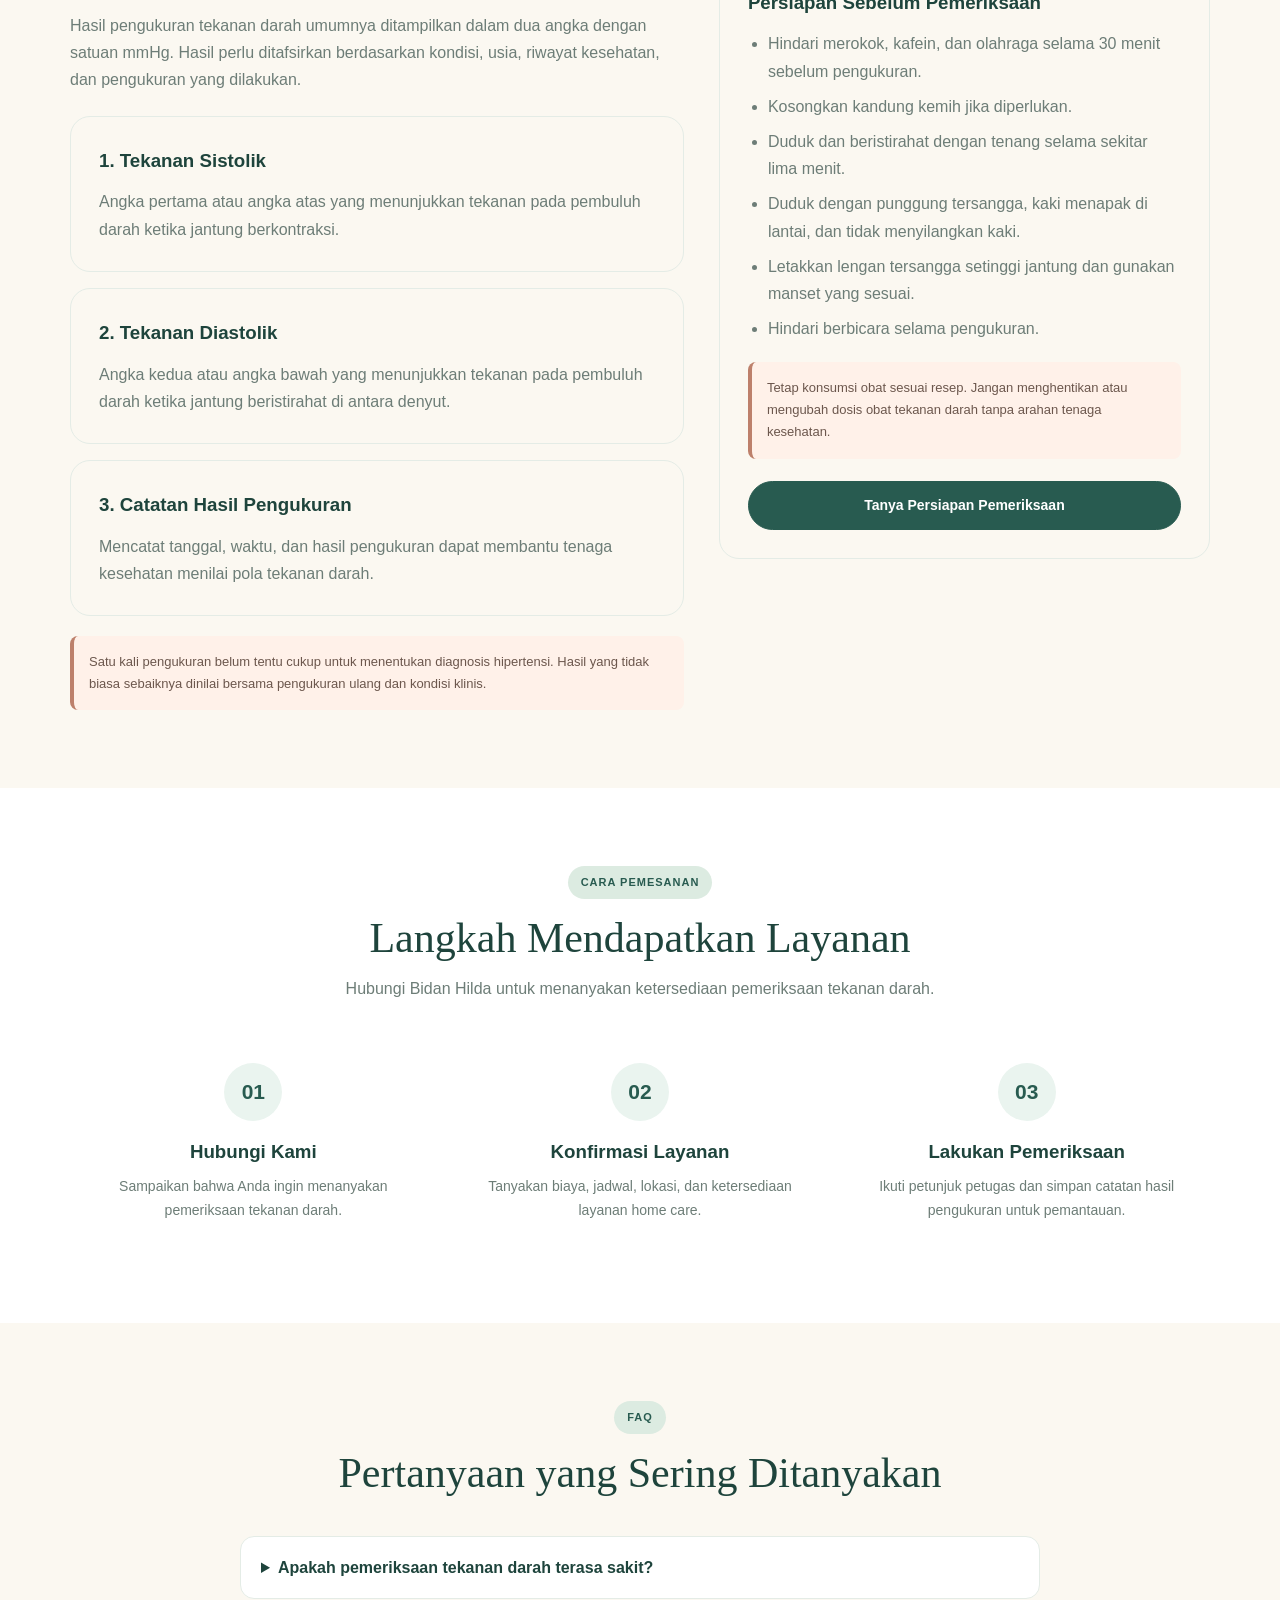
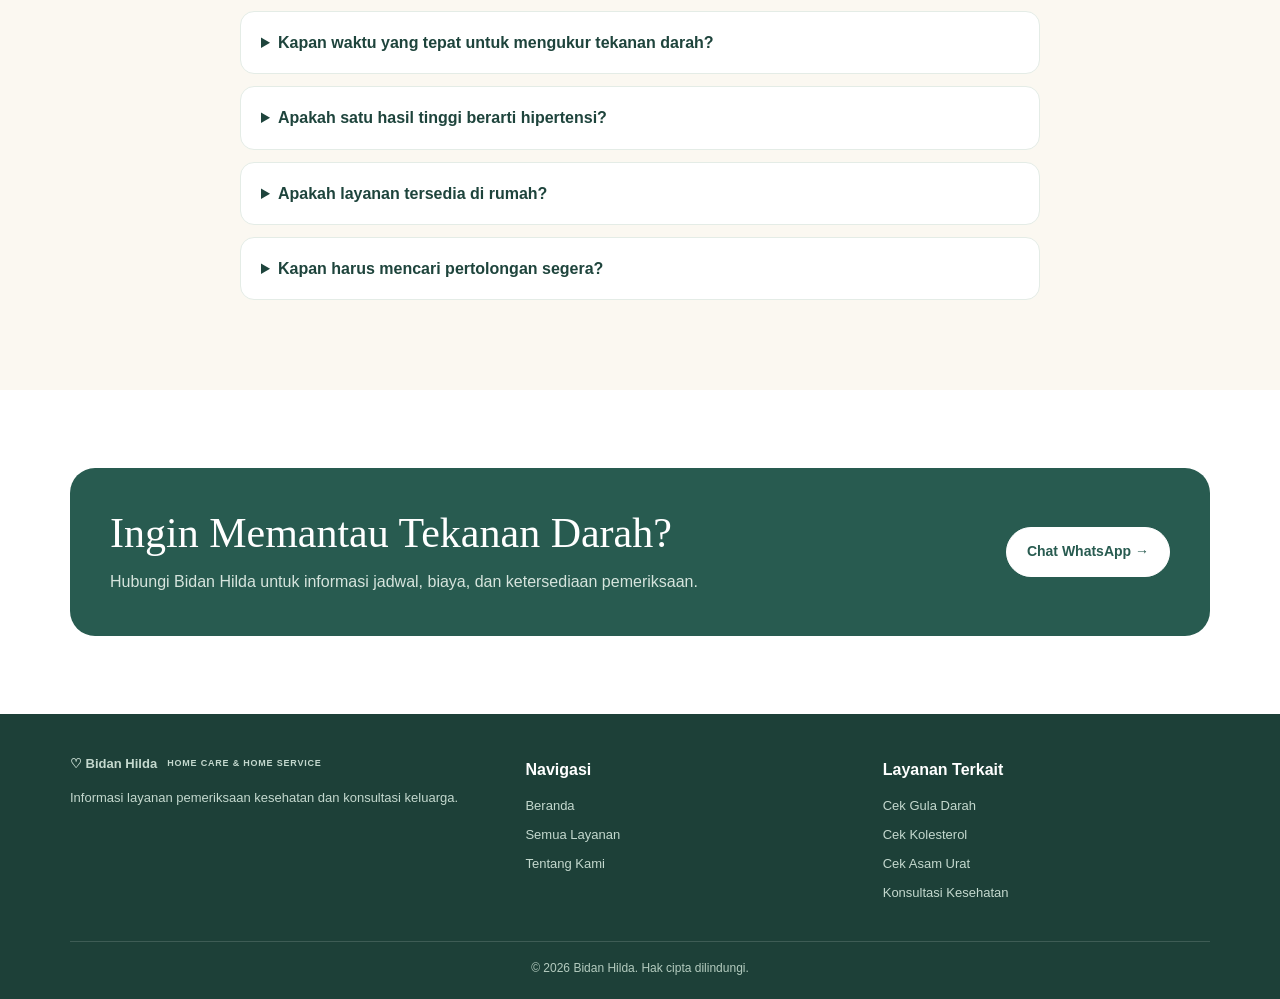
<file: cek-tekanan-darah.html>
<!DOCTYPE html>
<html lang="id">
<head>
    <meta charset="UTF-8">
    <meta name="viewport" content="width=device-width, initial-scale=1.0">
    <meta name="description" content="Informasi layanan pemeriksaan tekanan darah Bidan Hilda. Tanyakan jadwal, biaya, dan ketersediaan layanan home care.">
    <title>Cek Tekanan Darah | Bidan Hilda Home Care</title>
    <link rel="stylesheet" href="style.css">
</head>
<body>

<!-- NAVBAR -->
<header class="header">
    <div class="container navbar">
        <a href="index.html" class="brand">
            <span class="brand-icon">♡</span>
            <span>
                Bidan Hilda
                <small>HOME CARE & HOME SERVICE</small>
            </span>
        </a>

        <button class="menu-toggle" id="menuToggle"
            aria-label="Buka menu" aria-expanded="false" type="button">
            ☰
        </button>

        <nav class="nav-links" id="navLinks">
            <a href="index.html">Beranda</a>

            <div class="dropdown">
                <a href="index.html#layanan"
                   class="dropdown-toggle"
                   aria-expanded="false">
                    Layanan <span class="dropdown-arrow">⌄</span>
                </a>

                <div class="dropdown-menu">
                    <a href="cek-gula-darah.html">Cek Gula Darah</a>
                    <a href="cek-kolesterol.html">Cek Kolesterol</a>
                    <a href="cek-asam-urat.html">Cek Asam Urat</a>
                    <a href="cek-tekanan-darah.html">Cek Tekanan Darah</a>
                    <a href="konsultasi-kesehatan.html">Konsultasi Kesehatan</a>
                    <a href="pemeriksaan-darah-kehamilan.html">Pemeriksaan Darah Kehamilan</a>
                    <a href="konsultasi-kebidanan.html">Konsultasi Kebidanan</a>
                    <a href="kesehatan-ibu-anak.html">Kesehatan Ibu dan Anak</a>
                    <a href="konsultasi-kesehatan-reproduksi.html">Konsultasi Kesehatan Reproduksi</a>
                </div>
            </div>

           <a href="tentang-kami.html">Tentang Kami</a>
            <a href="cara-pemesanan.html">Cara Pemesanan</a>
            <a href="faq.html">FAQ</a>
        </nav>

        <a href="https://wa.me/6281285145785?text=Halo%20Bidan%20Hilda%2C%20saya%20ingin%20bertanya%20tentang%20cek%20tekanan%20darah."
           class="btn nav-contact"
           target="_blank" rel="noopener noreferrer">
            Hubungi Kami
        </a>
    </div>
</header>

<main>

    <!-- HERO -->
    <section class="hero">
        <div class="container hero-grid">

            <div>
                <span class="badge">LAYANAN PEMERIKSAAN KESEHATAN</span>

                <h1>
                    Pantau Tekanan Darah,
                    <em>Jaga Kesehatan</em>
                </h1>

                <p>
                    Pemeriksaan tekanan darah membantu mengetahui
                    tekanan darah saat pemeriksaan. Pemantauan
                    secara berkala dapat menjadi bagian dari
                    upaya menjaga kesehatan dan mengenali perubahan
                    tekanan darah.
                </p>

                <div class="hero-actions">
                    <a class="btn"
                       href="https://wa.me/6281285145785?text=Halo%20Bidan%20Hilda%2C%20saya%20ingin%20menanyakan%20layanan%20cek%20tekanan%20darah."
                       target="_blank" rel="noopener noreferrer">
                        Konsultasi WhatsApp →
                    </a>

                    <a href="index.html#layanan" class="btn btn-outline">
                        Lihat Layanan Lain
                    </a>
                </div>

                <div class="trust">
                    <span>✓ Informasi pemeriksaan</span>
                    <span>✓ Konfirmasi jadwal</span>
                    <span>✓ Pemantauan kesehatan</span>
                </div>

                <p style="font-size:12px; margin-top:12px;">
                    Ketersediaan kunjungan ke rumah perlu dikonfirmasi
                    terlebih dahulu.
                </p>
            </div>

            <div class="hero-visual">
                <div class="hero-circle">
                    <div class="hero-emoji">🩺</div>
                </div>

                <div class="float-card float-top">
                    <strong>Cek Tekanan Darah</strong>
                    <span>Pemantauan rutin</span>
                </div>

                <div class="float-card float-bottom">
                    <strong>Bidan Hilda</strong>
                    <span>Informasi layanan kesehatan</span>
                </div>
            </div>

        </div>
    </section>


    <!-- MANFAAT -->
    <section class="section">
        <div class="container">

            <div class="section-heading">
                <span class="badge">INFORMASI LAYANAN</span>
                <h2>Mengapa Tekanan Darah Perlu Dipantau?</h2>
                <p>
                    Tekanan darah menunjukkan tekanan aliran darah
                    pada dinding pembuluh darah. Hasil pemeriksaan
                    dapat membantu memberikan gambaran kondisi
                    tekanan darah pada waktu pengukuran.
                </p>
            </div>

            <div class="service-grid">

                <article class="service-card">
                    <div class="service-icon">01</div>
                    <h3>Mengetahui Hasil Pengukuran</h3>
                    <p>
                        Mengetahui angka tekanan darah sistolik
                        dan diastolik pada saat pemeriksaan.
                    </p>
                </article>

                <article class="service-card">
                    <div class="service-icon">02</div>
                    <h3>Mendukung Pemantauan Rutin</h3>
                    <p>
                        Hasil pengukuran berkala dapat membantu
                        memantau perubahan tekanan darah dari waktu
                        ke waktu.
                    </p>
                </article>

                <article class="service-card">
                    <div class="service-icon">03</div>
                    <h3>Membantu Konsultasi</h3>
                    <p>
                        Catatan hasil pengukuran dapat digunakan
                        saat berkonsultasi dengan tenaga kesehatan.
                    </p>
                </article>

            </div>
        </div>
    </section>


    <!-- INFORMASI PEMERIKSAAN -->
    <section class="section section-soft">
        <div class="container">

            <div class="section-heading">
                <span class="badge">DETAIL PEMERIKSAAN</span>
                <h2>Informasi Cek Tekanan Darah</h2>
                <p>
                    Kenali cara pengukuran dan persiapan sebelum
                    melakukan pemeriksaan.
                </p>
            </div>

            <div class="detail-grid">

                <div>
                    <h2 style="font-size:32px; margin-bottom:16px;">
                        Memahami Hasil Pengukuran
                    </h2>

                    <p style="margin-bottom:22px;">
                        Hasil pengukuran tekanan darah umumnya
                        ditampilkan dalam dua angka dengan satuan
                        mmHg. Hasil perlu ditafsirkan berdasarkan
                        kondisi, usia, riwayat kesehatan, dan
                        pengukuran yang dilakukan.
                    </p>

                    <div class="detail-panel">
                        <h3>1. Tekanan Sistolik</h3>
                        <p>
                            Angka pertama atau angka atas yang
                            menunjukkan tekanan pada pembuluh darah
                            ketika jantung berkontraksi.
                        </p>
                    </div>

                    <div class="detail-panel" style="margin-top:16px;">
                        <h3>2. Tekanan Diastolik</h3>
                        <p>
                            Angka kedua atau angka bawah yang
                            menunjukkan tekanan pada pembuluh darah
                            ketika jantung beristirahat di antara
                            denyut.
                        </p>
                    </div>

                    <div class="detail-panel" style="margin-top:16px;">
                        <h3>3. Catatan Hasil Pengukuran</h3>
                        <p>
                            Mencatat tanggal, waktu, dan hasil
                            pengukuran dapat membantu tenaga
                            kesehatan menilai pola tekanan darah.
                        </p>
                    </div>

                    <div class="notice">
                        Satu kali pengukuran belum tentu cukup
                        untuk menentukan diagnosis hipertensi.
                        Hasil yang tidak biasa sebaiknya dinilai
                        bersama pengukuran ulang dan kondisi klinis.
                    </div>
                </div>


                <aside class="detail-panel">
                    <h3>Persiapan Sebelum Pemeriksaan</h3>

                    <ul>
                        <li>
                            Hindari merokok, kafein, dan olahraga
                            selama 30 menit sebelum pengukuran.
                        </li>
                        <li>
                            Kosongkan kandung kemih jika diperlukan.
                        </li>
                        <li>
                            Duduk dan beristirahat dengan tenang
                            selama sekitar lima menit.
                        </li>
                        <li>
                            Duduk dengan punggung tersangga,
                            kaki menapak di lantai, dan tidak
                            menyilangkan kaki.
                        </li>
                        <li>
                            Letakkan lengan tersangga setinggi
                            jantung dan gunakan manset yang sesuai.
                        </li>
                        <li>
                            Hindari berbicara selama pengukuran.
                        </li>
                    </ul>

                    <div class="notice">
                        Tetap konsumsi obat sesuai resep. Jangan
                        menghentikan atau mengubah dosis obat
                        tekanan darah tanpa arahan tenaga kesehatan.
                    </div>

                    <a class="btn"
                       style="width:100%; margin-top:22px;"
                       href="https://wa.me/6281285145785?text=Halo%20Bidan%20Hilda%2C%20saya%20ingin%20bertanya%20tentang%20persiapan%20cek%20tekanan%20darah."
                       target="_blank" rel="noopener noreferrer">
                        Tanya Persiapan Pemeriksaan
                    </a>
                </aside>

            </div>
        </div>
    </section>


    <!-- ALUR LAYANAN -->
    <section class="section">
        <div class="container">

            <div class="section-heading">
                <span class="badge">CARA PEMESANAN</span>
                <h2>Langkah Mendapatkan Layanan</h2>
                <p>
                    Hubungi Bidan Hilda untuk menanyakan
                    ketersediaan pemeriksaan tekanan darah.
                </p>
            </div>

            <div class="steps">

                <div class="step">
                    <span>01</span>
                    <h3>Hubungi Kami</h3>
                    <p>
                        Sampaikan bahwa Anda ingin menanyakan
                        pemeriksaan tekanan darah.
                    </p>
                </div>

                <div class="step">
                    <span>02</span>
                    <h3>Konfirmasi Layanan</h3>
                    <p>
                        Tanyakan biaya, jadwal, lokasi, dan
                        ketersediaan layanan home care.
                    </p>
                </div>

                <div class="step">
                    <span>03</span>
                    <h3>Lakukan Pemeriksaan</h3>
                    <p>
                        Ikuti petunjuk petugas dan simpan catatan
                        hasil pengukuran untuk pemantauan.
                    </p>
                </div>

            </div>
        </div>
    </section>


    <!-- FAQ -->
    <section class="section section-soft">
        <div class="container">

            <div class="section-heading">
                <span class="badge">FAQ</span>
                <h2>Pertanyaan yang Sering Ditanyakan</h2>
            </div>

            <div class="faq-list">

                <details>
                    <summary>Apakah pemeriksaan tekanan darah terasa sakit?</summary>
                    <p>
                        Umumnya tidak. Manset akan mengencang
                        sementara pada lengan untuk mengukur
                        tekanan darah dan dapat menimbulkan
                        sedikit rasa tertekan.
                    </p>
                </details>

                <details>
                    <summary>Kapan waktu yang tepat untuk mengukur tekanan darah?</summary>
                    <p>
                        Waktu pengukuran dapat disesuaikan dengan
                        kebutuhan dan arahan tenaga kesehatan.
                        Jika melakukan pemantauan di rumah, usahakan
                        mengukur pada waktu yang konsisten.
                    </p>
                </details>

                <details>
                    <summary>Apakah satu hasil tinggi berarti hipertensi?</summary>
                    <p>
                        Tidak selalu. Diagnosis biasanya memerlukan
                        penilaian dan pengukuran yang sesuai.
                        Konsultasikan hasil yang tinggi dengan
                        tenaga kesehatan.
                    </p>
                </details>

                <details>
                    <summary>Apakah layanan tersedia di rumah?</summary>
                    <p>
                        Ketersediaan kunjungan bergantung pada area,
                        jadwal, dan layanan yang tersedia. Hubungi
                        Bidan Hilda untuk konfirmasi.
                    </p>
                </details>

                <details>
                    <summary>Kapan harus mencari pertolongan segera?</summary>
                    <p>
                        Jika tekanan darah mencapai lebih dari
                        180/120 mmHg, ukur kembali setelah setidaknya
                        satu menit. Jika tetap tinggi dan disertai
                        nyeri dada, sesak napas, kelemahan, perubahan
                        penglihatan, atau kesulitan berbicara,
                        segera cari pertolongan darurat. Jangan
                        menunda pertolongan karena menunggu
                        pemeriksaan ulang.
                    </p>
                </details>

            </div>
        </div>
    </section>


    <!-- CTA -->
    <section class="section">
        <div class="container">

            <div class="cta">
                <div>
                    <h2>Ingin Memantau Tekanan Darah?</h2>
                    <p>
                        Hubungi Bidan Hilda untuk informasi
                        jadwal, biaya, dan ketersediaan pemeriksaan.
                    </p>
                </div>

                <a class="btn btn-light"
                   href="https://wa.me/6281285145785?text=Halo%20Bidan%20Hilda%2C%20saya%20ingin%20menanyakan%20jadwal%20cek%20tekanan%20darah."
                   target="_blank" rel="noopener noreferrer">
                    Chat WhatsApp →
                </a>
            </div>

        </div>
    </section>

</main>


<!-- FOOTER -->
<footer class="footer">
    <div class="container footer-grid">

        <div>
            <a href="index.html" class="brand footer-brand">
                ♡ Bidan Hilda
                <small>HOME CARE & HOME SERVICE</small>
            </a>
            <p>
                Informasi layanan pemeriksaan kesehatan dan
                konsultasi keluarga.
            </p>
        </div>

        <div>
            <h3>Navigasi</h3>
            <a href="index.html">Beranda</a>
            <a href="index.html#layanan">Semua Layanan</a>
            <a href="index.html#tentang">Tentang Kami</a>
        </div>

        <div>
            <h3>Layanan Terkait</h3>
            <a href="cek-gula-darah.html">Cek Gula Darah</a>
            <a href="cek-kolesterol.html">Cek Kolesterol</a>
            <a href="cek-asam-urat.html">Cek Asam Urat</a>
            <a href="konsultasi-kesehatan.html">Konsultasi Kesehatan</a>
        </div>

    </div>

    <div class="container copyright">
        &copy; <span id="year"></span> Bidan Hilda. Hak cipta dilindungi.
    </div>
</footer>

<a href="https://wa.me/6281285145785?text=Halo%20Bidan%20Hilda"
   class="wa-float"
   target="_blank"
   rel="noopener noreferrer"
   aria-label="Hubungi Bidan Hilda melalui WhatsApp">
    ☏
</a>

<script src="script.js"></script>
<script>
    document.getElementById("year").textContent =
        new Date().getFullYear();
</script>

</body>
</html>
</file>
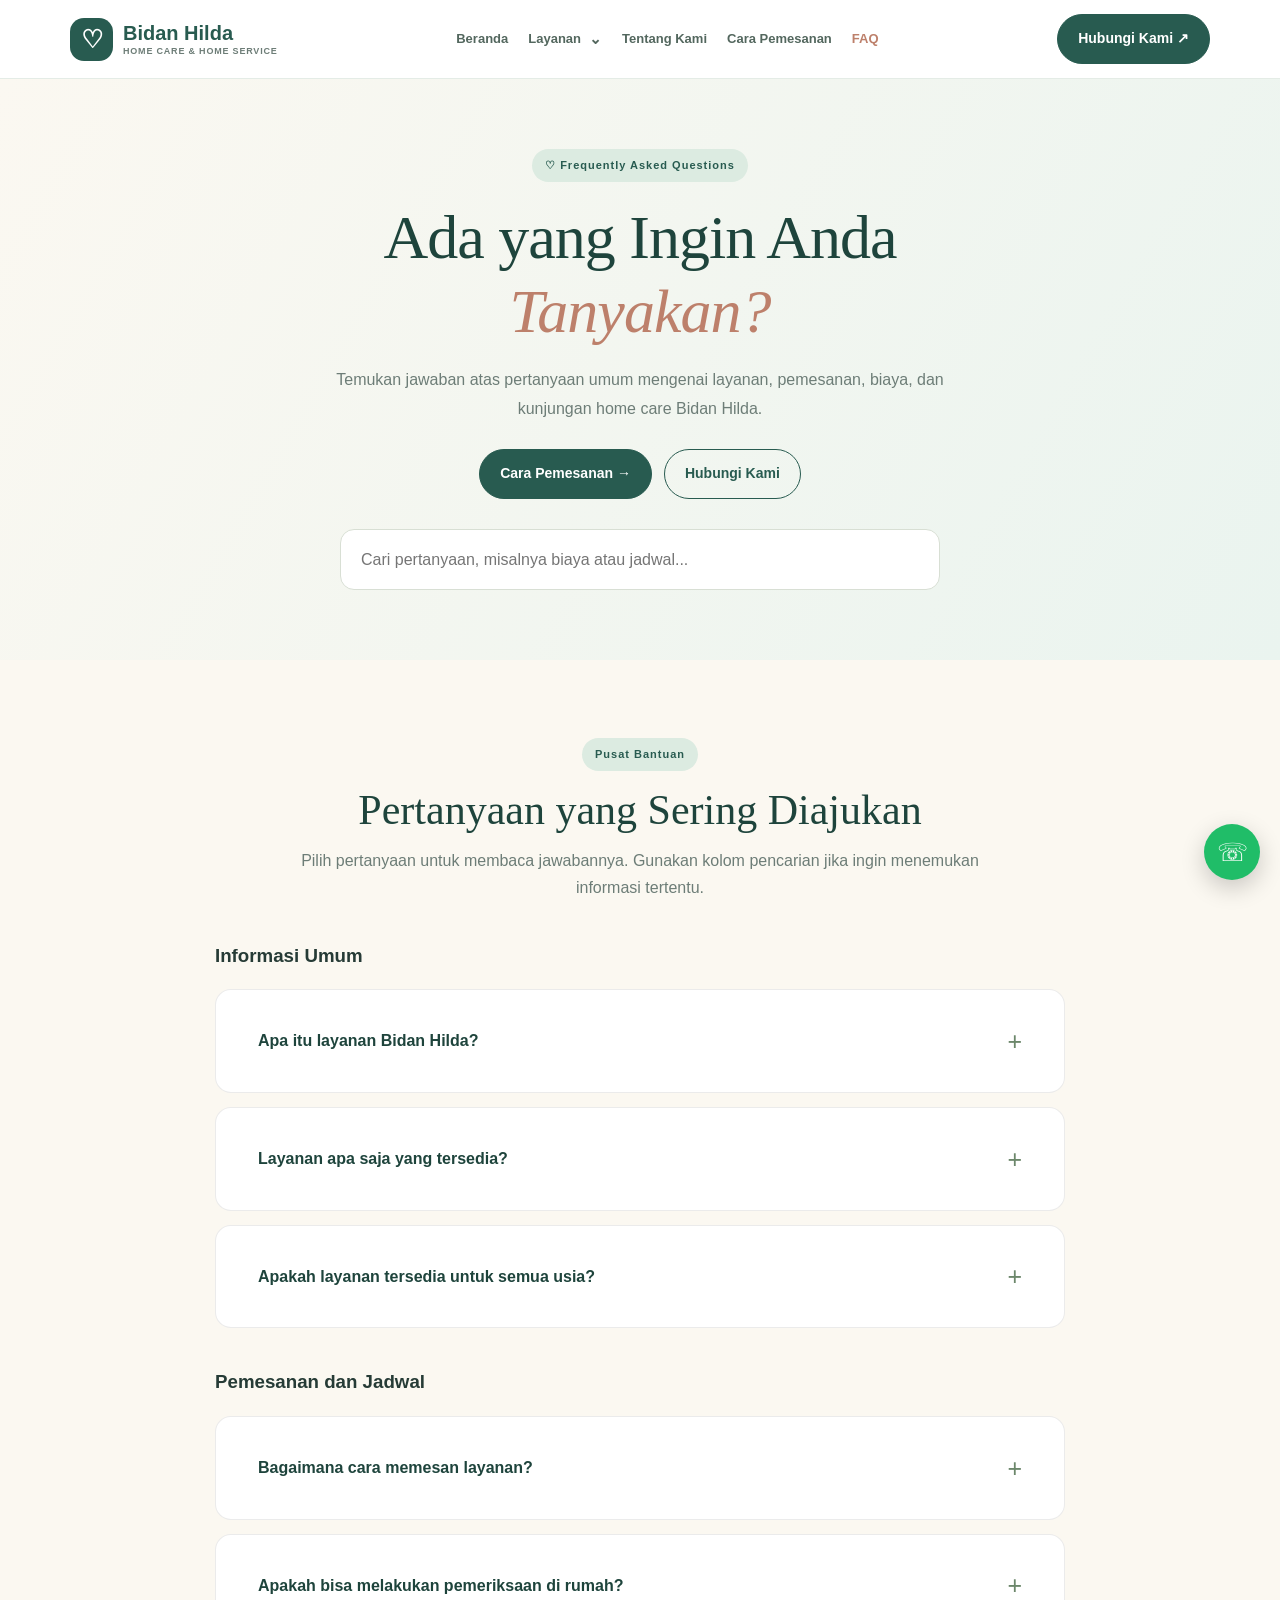
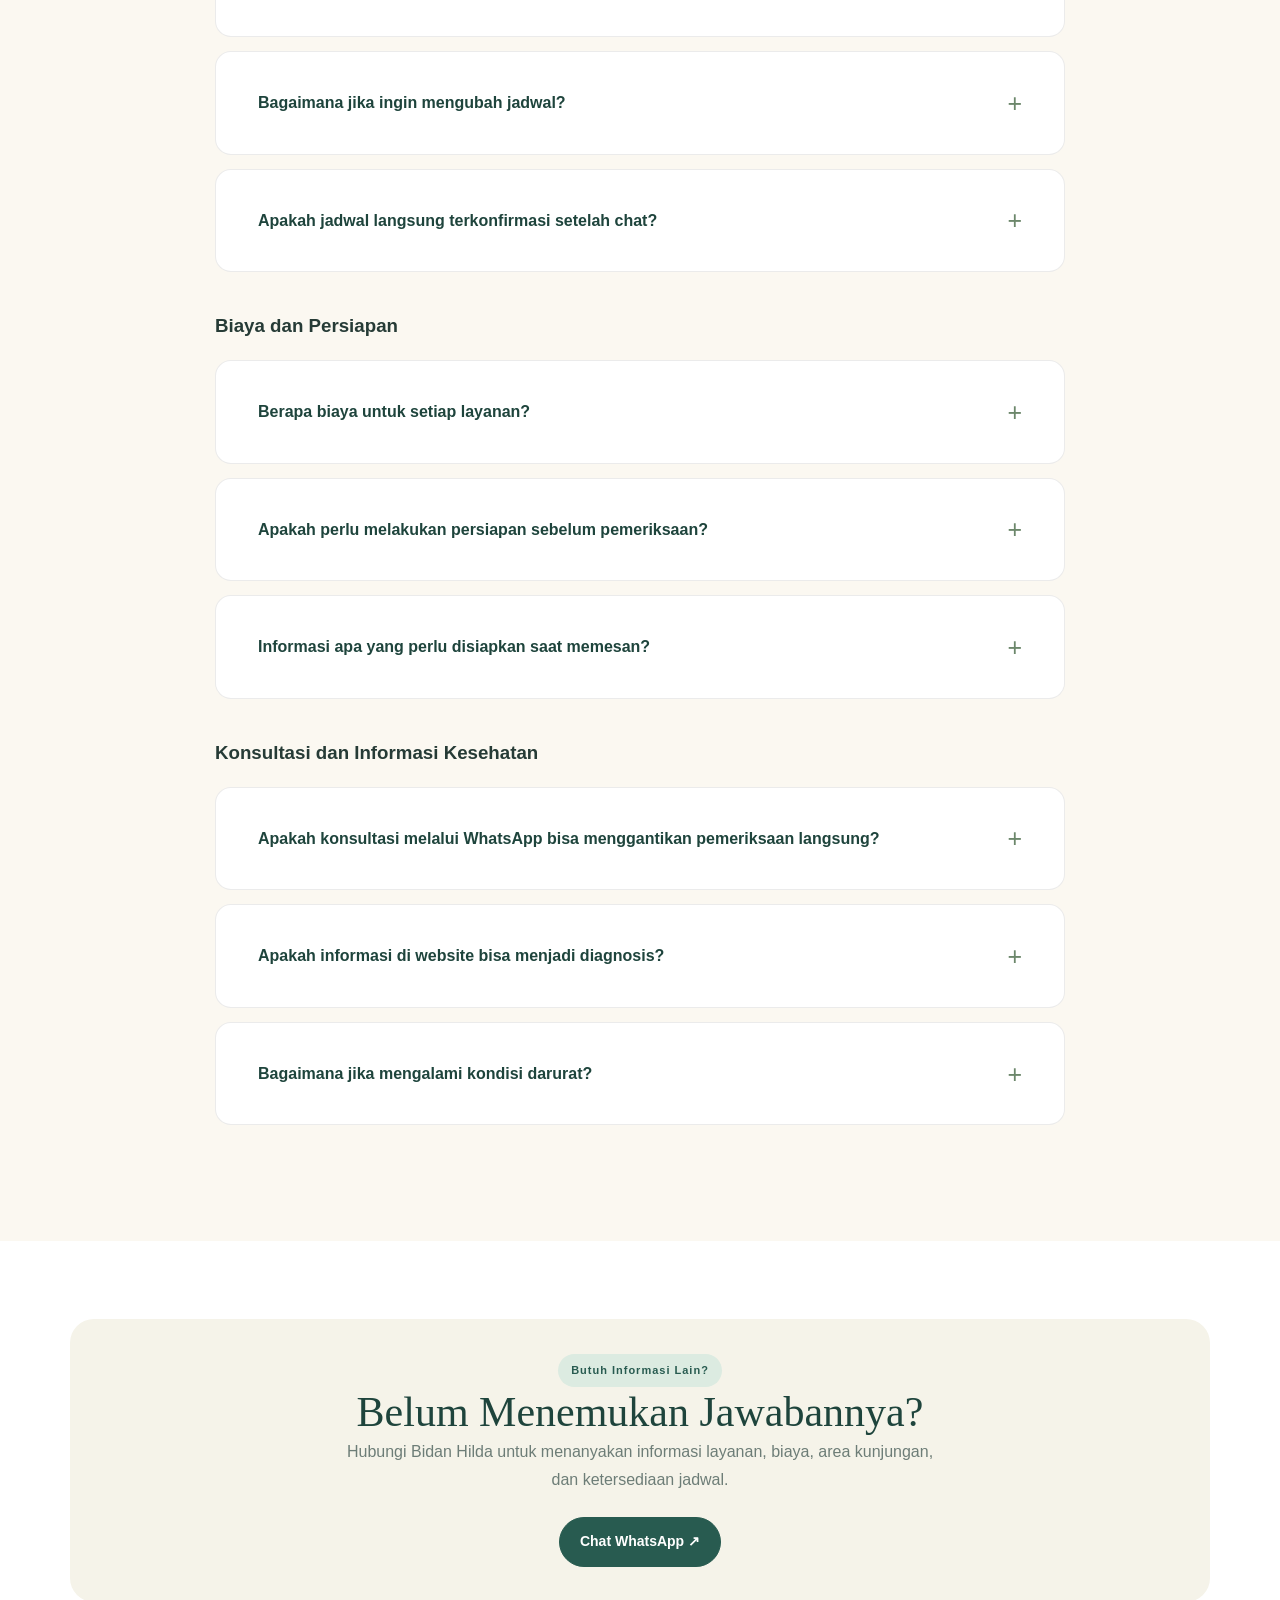
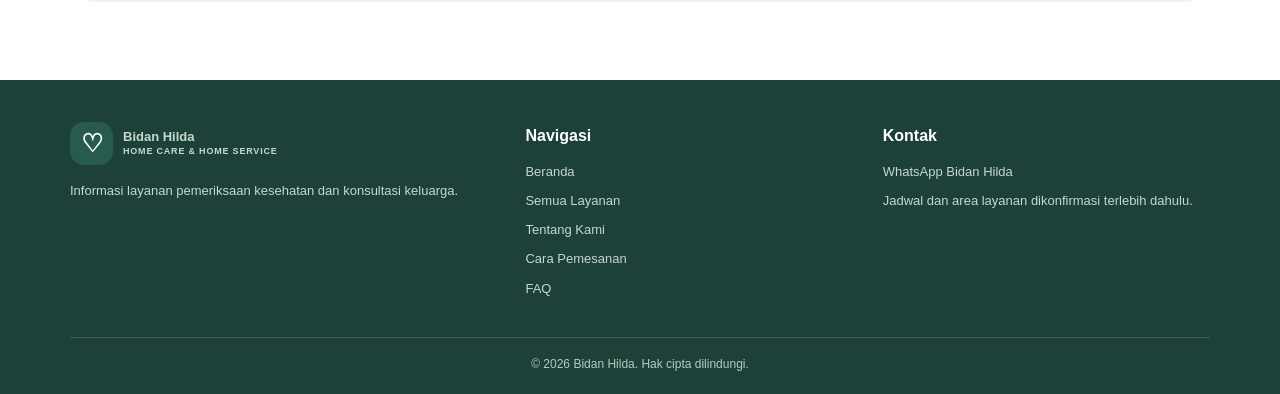
<file: faq.html>
<!DOCTYPE html>
<html lang="id">
<head>
  <meta charset="UTF-8">
  <meta name="viewport" content="width=device-width, initial-scale=1.0">

  <meta name="description" content="Temukan jawaban pertanyaan umum mengenai layanan home care dan home service Bidan Hilda.">

  <title>FAQ | Bidan Hilda</title>

  <link rel="stylesheet" href="style.css">

  <style>
    .faq-hero {
      padding: 70px 0;
    }

    .faq-hero-content {
      max-width: 760px;
      margin: auto;
      text-align: center;
    }

    .faq-hero-content h1 {
      margin: 18px 0;
    }

    .faq-hero-content p {
      max-width: 650px;
      margin: 0 auto 25px;
      line-height: 1.8;
    }

    .faq-search {
      max-width: 600px;
      margin: 30px auto 0;
    }

    .faq-search input {
      width: 100%;
      padding: 16px 20px;
      border: 1px solid #d8dfd4;
      border-radius: 14px;
      font: inherit;
      background: #fff;
      color: #333;
      outline: none;
    }

    .faq-search input:focus {
      border-color: #8ba38a;
      box-shadow: 0 0 0 3px rgba(139, 163, 138, 0.15);
    }

    .faq-content {
      max-width: 850px;
      margin: 0 auto;
    }

    .faq-category {
      margin-bottom: 38px;
    }

    .faq-category h3 {
      margin-bottom: 18px;
    }

    .faq-item {
      background: #fff;
      border: 1px solid rgba(0, 0, 0, 0.08);
      border-radius: 16px;
      margin-bottom: 14px;
      overflow: hidden;
    }

    .faq-item[hidden] {
      display: none;
    }

    .faq-item summary {
      position: relative;
      cursor: pointer;
      list-style: none;
      padding: 21px 55px 21px 22px;
      font-weight: 600;
      line-height: 1.6;
    }

    .faq-item summary::-webkit-details-marker {
      display: none;
    }

    .faq-item summary::after {
      content: "+";
      position: absolute;
      right: 22px;
      top: 50%;
      transform: translateY(-50%);
      font-size: 25px;
      font-weight: 400;
      color: #6c876b;
    }

    .faq-item[open] summary::after {
      content: "−";
    }

    .faq-answer {
      padding: 0 22px 22px;
      line-height: 1.8;
      color: #555;
    }

    .faq-answer p {
      margin: 0;
    }

    .faq-empty {
      display: none;
      text-align: center;
      padding: 25px;
      line-height: 1.8;
    }

    .faq-empty.show {
      display: block;
    }

    .faq-contact-box {
      padding: 35px;
      text-align: center;
      background: #f5f3e9;
      border-radius: 24px;
    }

    .faq-contact-box h2 {
      margin-top: 0;
    }

    .faq-contact-box p {
      max-width: 600px;
      margin: 0 auto 22px;
      line-height: 1.8;
    }

    @media (max-width: 768px) {
      .faq-hero {
        padding: 48px 0;
      }

      .faq-contact-box {
        padding: 26px 20px;
      }

      .faq-item summary {
        padding: 18px 48px 18px 18px;
      }

      .faq-answer {
        padding: 0 18px 20px;
      }
    }
  </style>
</head>

<body>

  <!-- NAVBAR -->
  <header class="header">
    <div class="container navbar">

      <a class="brand" href="index.html">
        <span class="brand-icon">♡</span>
        <span>
          Bidan Hilda
          <small>HOME CARE & HOME SERVICE</small>
        </span>
      </a>

      <button
        class="menu-toggle"
        id="menuToggle"
        aria-label="Buka menu"
        aria-expanded="false"
        type="button"
      >☰</button>

      <nav class="nav-links" id="navLinks">
        <a href="index.html">Beranda</a>

        <div class="dropdown">
          <a href="layanan.html" class="dropdown-toggle" aria-expanded="false">
            Layanan <span class="dropdown-arrow">⌄</span>
          </a>

          <div class="dropdown-menu">
            <a href="cek-gula-darah.html">Cek Gula Darah</a>
            <a href="cek-kolesterol.html">Cek Kolesterol</a>
            <a href="cek-asam-urat.html">Cek Asam Urat</a>
            <a href="cek-tekanan-darah.html">Cek Tekanan Darah</a>
            <a href="konsultasi-kesehatan.html">Konsultasi Kesehatan</a>
            <a href="pemeriksaan-darah-kehamilan.html">Pemeriksaan Darah Kehamilan</a>
            <a href="konsultasi-kebidanan.html">Konsultasi Kebidanan</a>
            <a href="kesehatan-ibu-anak.html">Kesehatan Ibu dan Anak</a>
            <a href="konsultasi-kesehatan-reproduksi.html">Konsultasi Kesehatan Reproduksi</a>
            <a href="layanan.html" class="dropdown-all">Lihat Semua Layanan →</a>
          </div>
        </div>

        <a href="tentang-kami.html">Tentang Kami</a>
        <a href="cara-pemesanan.html">Cara Pemesanan</a>
        <a href="faq.html" class="active">FAQ</a>
      </nav>

      <a href="#" data-wa class="btn nav-contact">Hubungi Kami ↗</a>

    </div>
  </header>

  <main>

    <!-- HERO FAQ -->
    <section class="hero faq-hero">
      <div class="container">
        <div class="faq-hero-content">

          <span class="badge">♡ Frequently Asked Questions</span>

          <h1>Ada yang Ingin Anda <em>Tanyakan?</em></h1>

          <p>
            Temukan jawaban atas pertanyaan umum mengenai layanan,
            pemesanan, biaya, dan kunjungan home care Bidan Hilda.
          </p>

          <div class="hero-actions" style="justify-content:center;">
            <a href="cara-pemesanan.html" class="btn">
              Cara Pemesanan →
            </a>

            <a href="#" data-wa class="btn btn-outline">
              Hubungi Kami
            </a>
          </div>

          <div class="faq-search">
            <input
              type="search"
              id="faqSearch"
              placeholder="Cari pertanyaan, misalnya biaya atau jadwal..."
              aria-label="Cari pertanyaan FAQ"
            >
          </div>

        </div>
      </div>
    </section>

    <!-- DAFTAR FAQ -->
    <section class="section section-soft">
      <div class="container">

        <div class="section-heading">
          <span class="badge">Pusat Bantuan</span>
          <h2>Pertanyaan yang Sering Diajukan</h2>
          <p>
            Pilih pertanyaan untuk membaca jawabannya. Gunakan kolom
            pencarian jika ingin menemukan informasi tertentu.
          </p>
        </div>

        <div class="faq-content" id="faqContent">

          <!-- UMUM -->
          <div class="faq-category">
            <h3>Informasi Umum</h3>

            <details class="faq-item">
              <summary>Apa itu layanan Bidan Hilda?</summary>
              <div class="faq-answer">
                <p>
                  Bidan Hilda merupakan layanan home care dan home service
                  yang menyediakan informasi mengenai pemeriksaan
                  kesehatan serta konsultasi, khususnya kesehatan ibu
                  dan anak. Jenis layanan yang tersedia perlu dikonfirmasi
                  terlebih dahulu.
                </p>
              </div>
            </details>

            <details class="faq-item">
              <summary>Layanan apa saja yang tersedia?</summary>
              <div class="faq-answer">
                <p>
                  Website ini menyediakan informasi tentang cek gula
                  darah, kolesterol, asam urat, tekanan darah, konsultasi
                  kesehatan, pemeriksaan darah kehamilan, konsultasi
                  kebidanan, kesehatan ibu dan anak, serta konsultasi
                  kesehatan reproduksi.
                </p>
                <p style="margin-top:10px;">
                  <a href="layanan.html">Lihat semua layanan →</a>
                </p>
              </div>
            </details>

            <details class="faq-item">
              <summary>Apakah layanan tersedia untuk semua usia?</summary>
              <div class="faq-answer">
                <p>
                  Kesesuaian layanan bergantung pada jenis pemeriksaan,
                  kondisi, dan kebutuhan pasien. Silakan tanyakan terlebih
                  dahulu agar layanan yang dipilih sesuai.
                </p>
              </div>
            </details>
          </div>

          <!-- PEMESANAN -->
          <div class="faq-category">
            <h3>Pemesanan dan Jadwal</h3>

            <details class="faq-item">
              <summary>Bagaimana cara memesan layanan?</summary>
              <div class="faq-answer">
                <p>
                  Pilih layanan yang diinginkan, lalu hubungi WhatsApp
                  Bidan Hilda. Sampaikan kebutuhan, lokasi, dan waktu
                  yang diharapkan. Tunggu konfirmasi sebelum menganggap
                  jadwal sudah berhasil dipesan.
                </p>
              </div>
            </details>

            <details class="faq-item">
              <summary>Apakah bisa melakukan pemeriksaan di rumah?</summary>
              <div class="faq-answer">
                <p>
                  Tanyakan terlebih dahulu apakah layanan yang dipilih
                  tersedia untuk kunjungan ke rumah dan apakah lokasi
                  Anda termasuk area layanan.
                </p>
              </div>
            </details>

            <details class="faq-item">
              <summary>Bagaimana jika ingin mengubah jadwal?</summary>
              <div class="faq-answer">
                <p>
                  Hubungi WhatsApp untuk menanyakan kemungkinan perubahan
                  jadwal. Perubahan bergantung pada ketersediaan jadwal
                  yang baru.
                </p>
              </div>
            </details>

            <details class="faq-item">
              <summary>Apakah jadwal langsung terkonfirmasi setelah chat?</summary>
              <div class="faq-answer">
                <p>
                  Tidak selalu. Pastikan pihak layanan sudah memberikan
                  konfirmasi tanggal, waktu, lokasi, dan jenis layanan
                  sebelum kunjungan dilakukan.
                </p>
              </div>
            </details>
          </div>

          <!-- BIAYA DAN PERSIAPAN -->
          <div class="faq-category">
            <h3>Biaya dan Persiapan</h3>

            <details class="faq-item">
              <summary>Berapa biaya untuk setiap layanan?</summary>
              <div class="faq-answer">
                <p>
                  Biaya perlu ditanyakan melalui WhatsApp karena dapat
                  bergantung pada jenis layanan dan ketentuan kunjungan.
                  Tanyakan juga apakah ada biaya tambahan berdasarkan
                  lokasi.
                </p>
              </div>
            </details>

            <details class="faq-item">
              <summary>Apakah perlu melakukan persiapan sebelum pemeriksaan?</summary>
              <div class="faq-answer">
                <p>
                  Persiapan berbeda sesuai jenis pemeriksaan. Tanyakan
                  petunjuk persiapan ketika mengonfirmasi layanan.
                  Jangan berpuasa atau menghentikan obat atas inisiatif
                  sendiri tanpa petunjuk tenaga kesehatan.
                </p>
              </div>
            </details>

            <details class="faq-item">
              <summary>Informasi apa yang perlu disiapkan saat memesan?</summary>
              <div class="faq-answer">
                <p>
                  Siapkan nama pemesan, layanan yang diinginkan, area
                  kunjungan, serta tanggal dan waktu yang diharapkan.
                  Berikan informasi kesehatan yang relevan hanya jika
                  diperlukan untuk menentukan layanan.
                </p>
              </div>
            </details>
          </div>

          <!-- KEAMANAN DAN KONSULTASI -->
          <div class="faq-category">
            <h3>Konsultasi dan Informasi Kesehatan</h3>

            <details class="faq-item">
              <summary>Apakah konsultasi melalui WhatsApp bisa menggantikan pemeriksaan langsung?</summary>
              <div class="faq-answer">
                <p>
                  Tidak selalu. Konsultasi melalui pesan dapat membantu
                  mendapatkan informasi awal, tetapi tidak menggantikan
                  pemeriksaan langsung jika pemeriksaan tersebut
                  diperlukan oleh tenaga kesehatan.
                </p>
              </div>
            </details>

            <details class="faq-item">
              <summary>Apakah informasi di website bisa menjadi diagnosis?</summary>
              <div class="faq-answer">
                <p>
                  Tidak. Informasi di website merupakan informasi umum
                  dan bukan pengganti diagnosis atau saran medis
                  individual dari tenaga kesehatan.
                </p>
              </div>
            </details>

            <details class="faq-item">
              <summary>Bagaimana jika mengalami kondisi darurat?</summary>
              <div class="faq-answer">
                <p>
                  Jika mengalami kondisi yang mengancam nyawa atau
                  membutuhkan pertolongan segera, langsung hubungi
                  layanan darurat setempat atau pergi ke IGD terdekat.
                  Jangan menunggu balasan WhatsApp.
                </p>
              </div>
            </details>
          </div>

        </div>

        <div class="faq-empty" id="faqEmpty">
          <h3>Pertanyaan tidak ditemukan</h3>
          <p>
            Coba gunakan kata kunci lain atau hubungi kami untuk
            menanyakan informasi yang Anda butuhkan.
          </p>
          <a href="#" data-wa class="btn">Tanya melalui WhatsApp</a>
        </div>

      </div>
    </section>

    <!-- CTA -->
    <section class="section">
      <div class="container">
        <div class="faq-contact-box">
          <span class="badge">Butuh Informasi Lain?</span>
          <h2>Belum Menemukan Jawabannya?</h2>
          <p>
            Hubungi Bidan Hilda untuk menanyakan informasi layanan,
            biaya, area kunjungan, dan ketersediaan jadwal.
          </p>

          <a href="#" data-wa class="btn">
            Chat WhatsApp ↗
          </a>
        </div>
      </div>
    </section>

  </main>

  <!-- FOOTER -->
  <footer class="footer">
    <div class="container footer-grid">

      <div>
        <a href="index.html" class="brand footer-brand">
          <span class="brand-icon">♡</span>
          <span>
            Bidan Hilda
            <small>HOME CARE & HOME SERVICE</small>
          </span>
        </a>

        <p>
          Informasi layanan pemeriksaan kesehatan dan konsultasi keluarga.
        </p>
      </div>

      <div>
        <h3>Navigasi</h3>
        <a href="index.html">Beranda</a>
        <a href="layanan.html">Semua Layanan</a>
        <a href="tentang-kami.html">Tentang Kami</a>
        <a href="cara-pemesanan.html">Cara Pemesanan</a>
        <a href="faq.html">FAQ</a>
      </div>

      <div>
        <h3>Kontak</h3>
        <a href="#" data-wa>WhatsApp Bidan Hilda</a>
        <p>Jadwal dan area layanan dikonfirmasi terlebih dahulu.</p>
      </div>

    </div>

    <div class="container copyright">
      © <span id="year"></span> Bidan Hilda. Hak cipta dilindungi.
    </div>
  </footer>

  <!-- FLOATING WHATSAPP -->
  <a href="#" data-wa class="wa-float" aria-label="WhatsApp">☏</a>

  <script src="script.js"></script>

  <script>
    document.getElementById("year").textContent =
      new Date().getFullYear();

    // Pencarian FAQ
    const faqSearch = document.getElementById("faqSearch");
    const faqItems = document.querySelectorAll(".faq-item");
    const faqCategories = document.querySelectorAll(".faq-category");
    const faqEmpty = document.getElementById("faqEmpty");

    faqSearch.addEventListener("input", function () {
      const keyword = this.value.trim().toLowerCase();
      let totalVisible = 0;

      faqItems.forEach(function (item) {
        const question = item.querySelector("summary").textContent;
        const answer = item.querySelector(".faq-answer").textContent;
        const text = (question + " " + answer).toLowerCase();

        const matched = text.includes(keyword);

        item.hidden = !matched;

        if (!matched) {
          item.open = false;
        }

        if (matched) {
          totalVisible++;
        }
      });

      faqCategories.forEach(function (category) {
        const visibleItems = category.querySelectorAll(
          ".faq-item:not([hidden])"
        );

        category.hidden = visibleItems.length === 0;
      });

      faqEmpty.classList.toggle("show", totalVisible === 0);
    });
  </script>

</body>
</html>
</file>
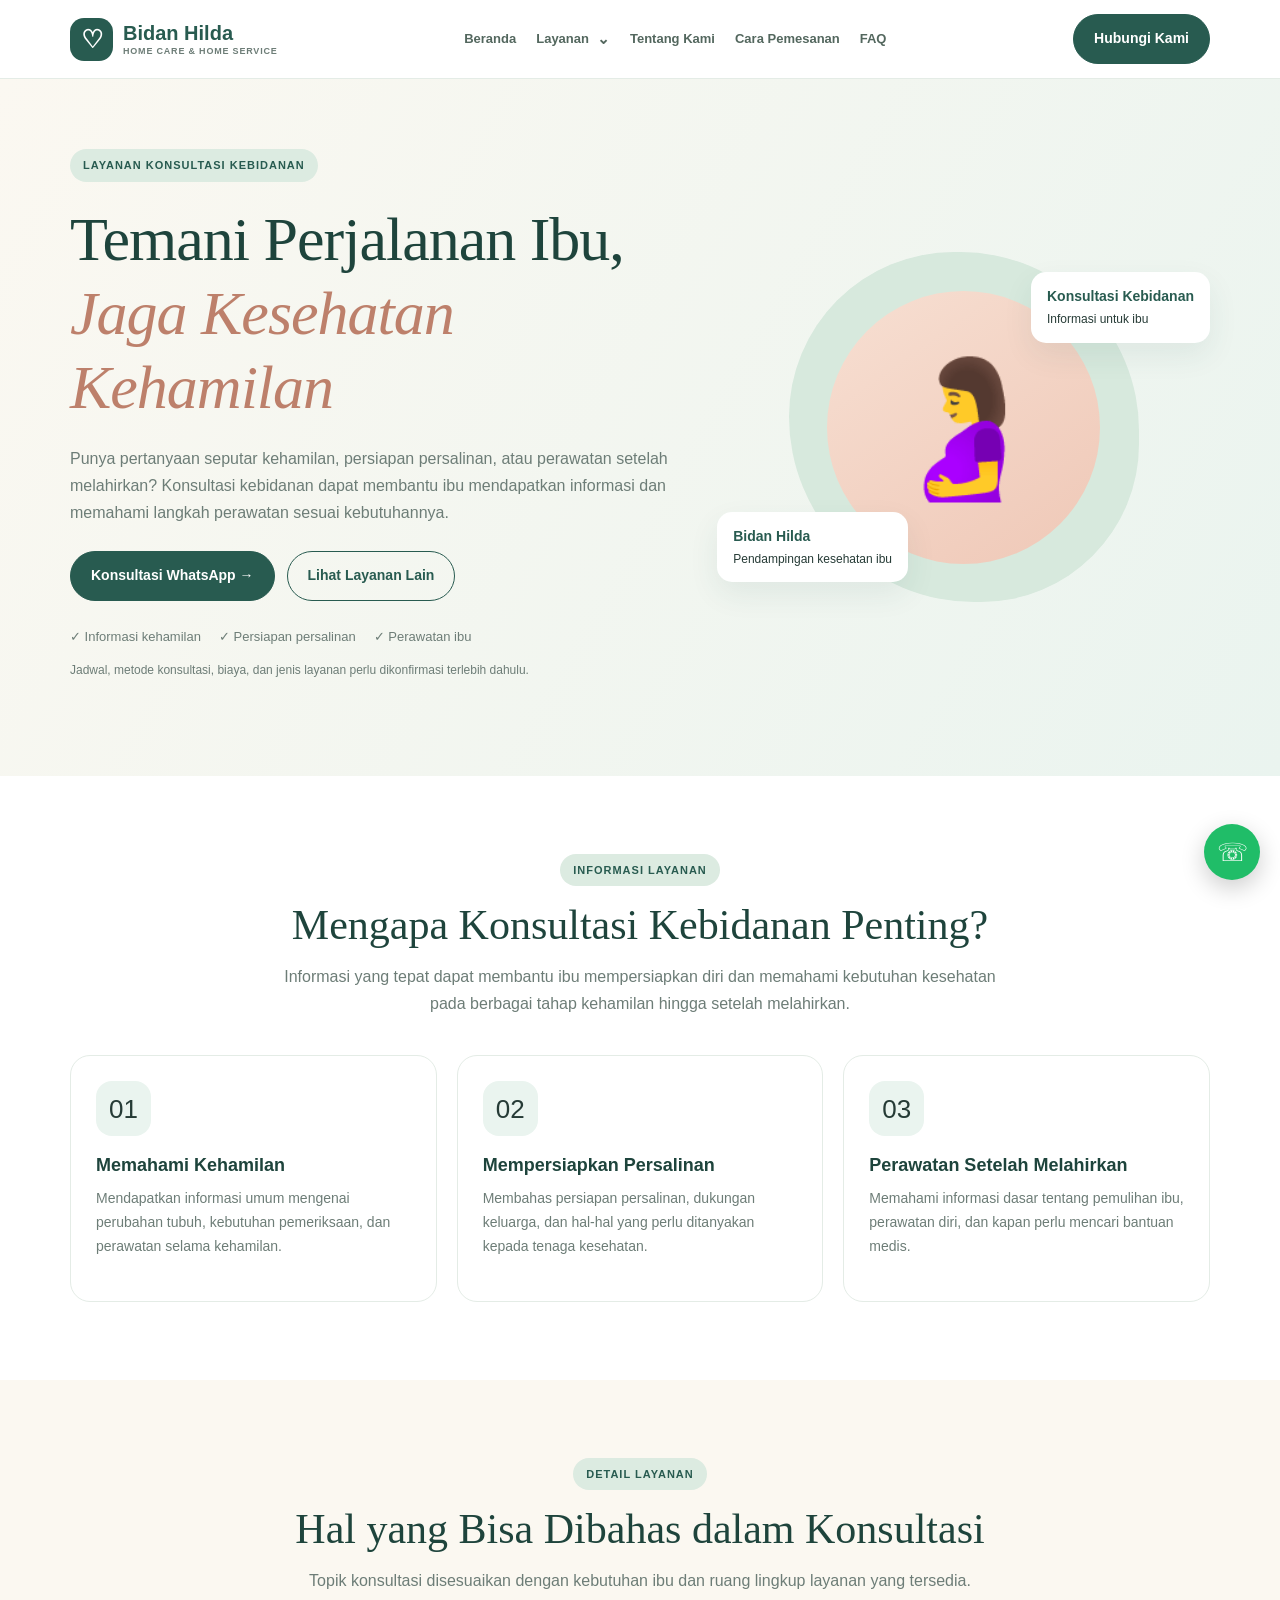
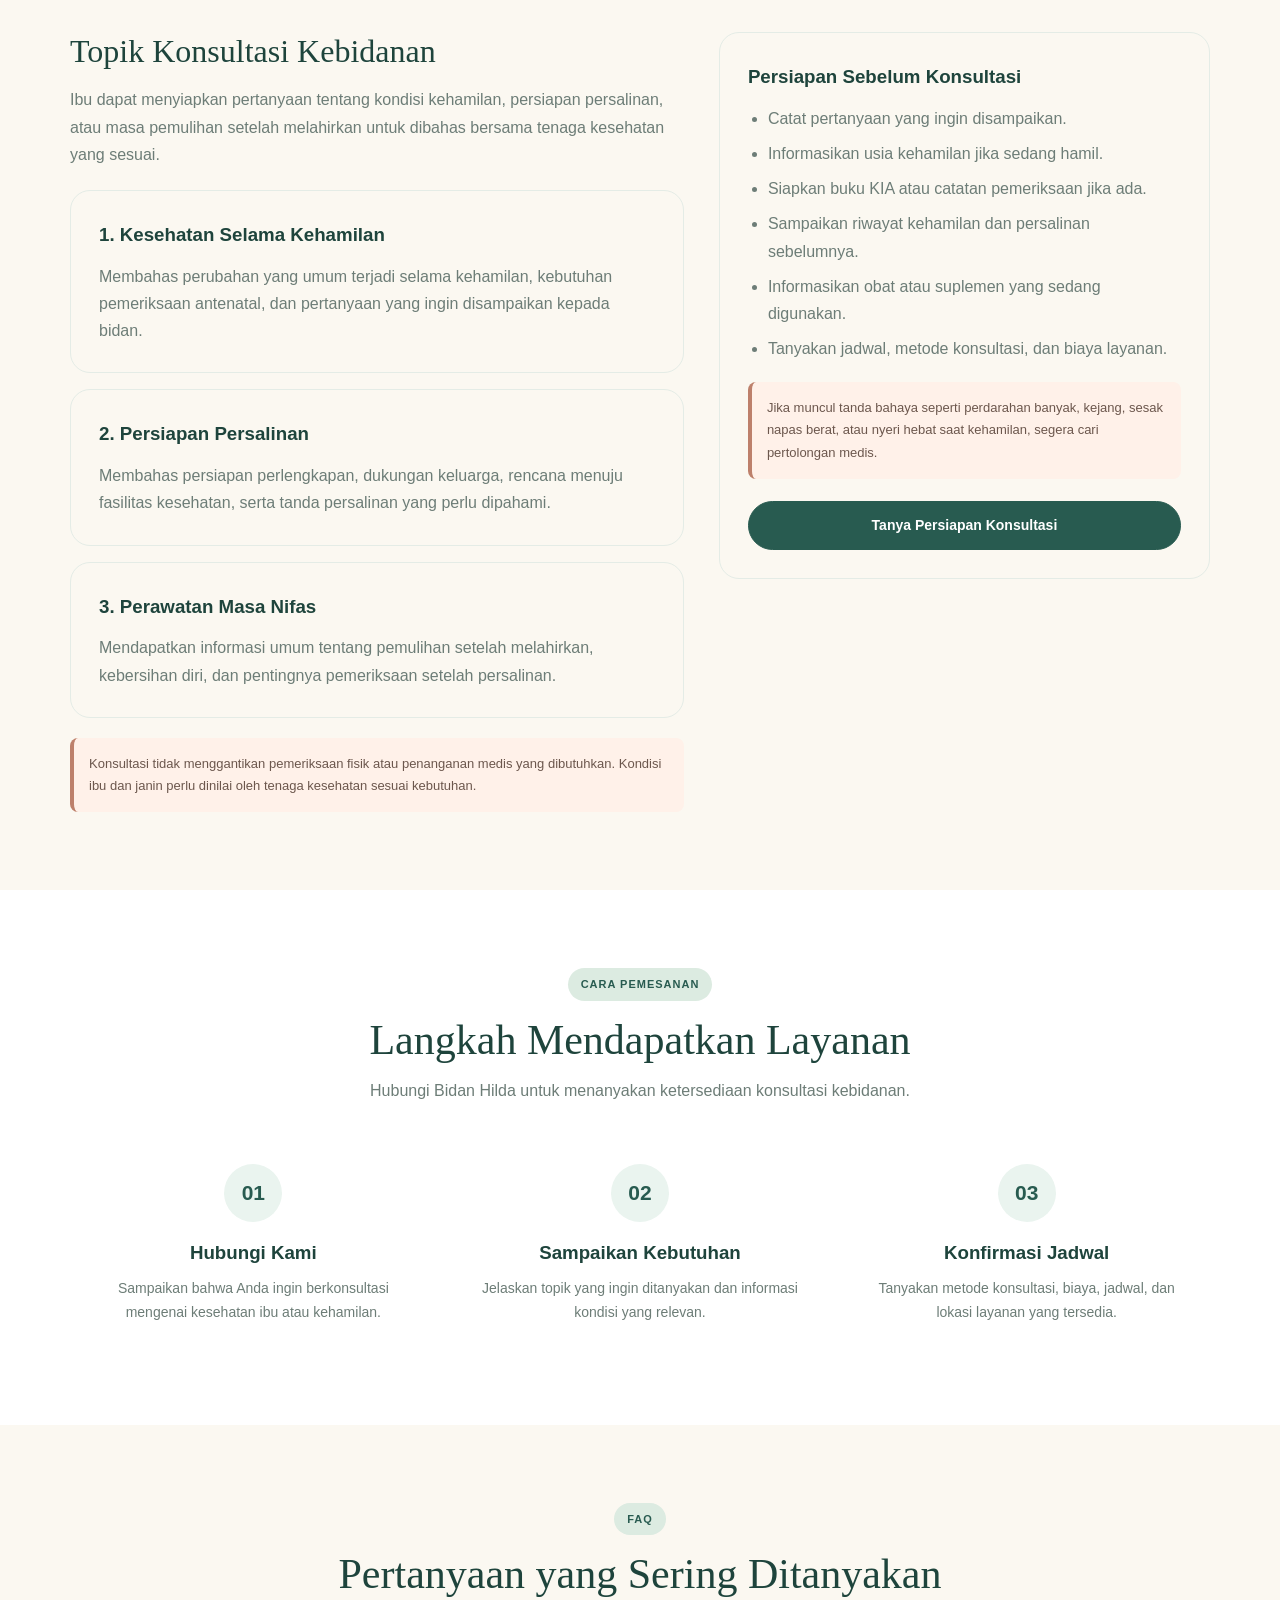
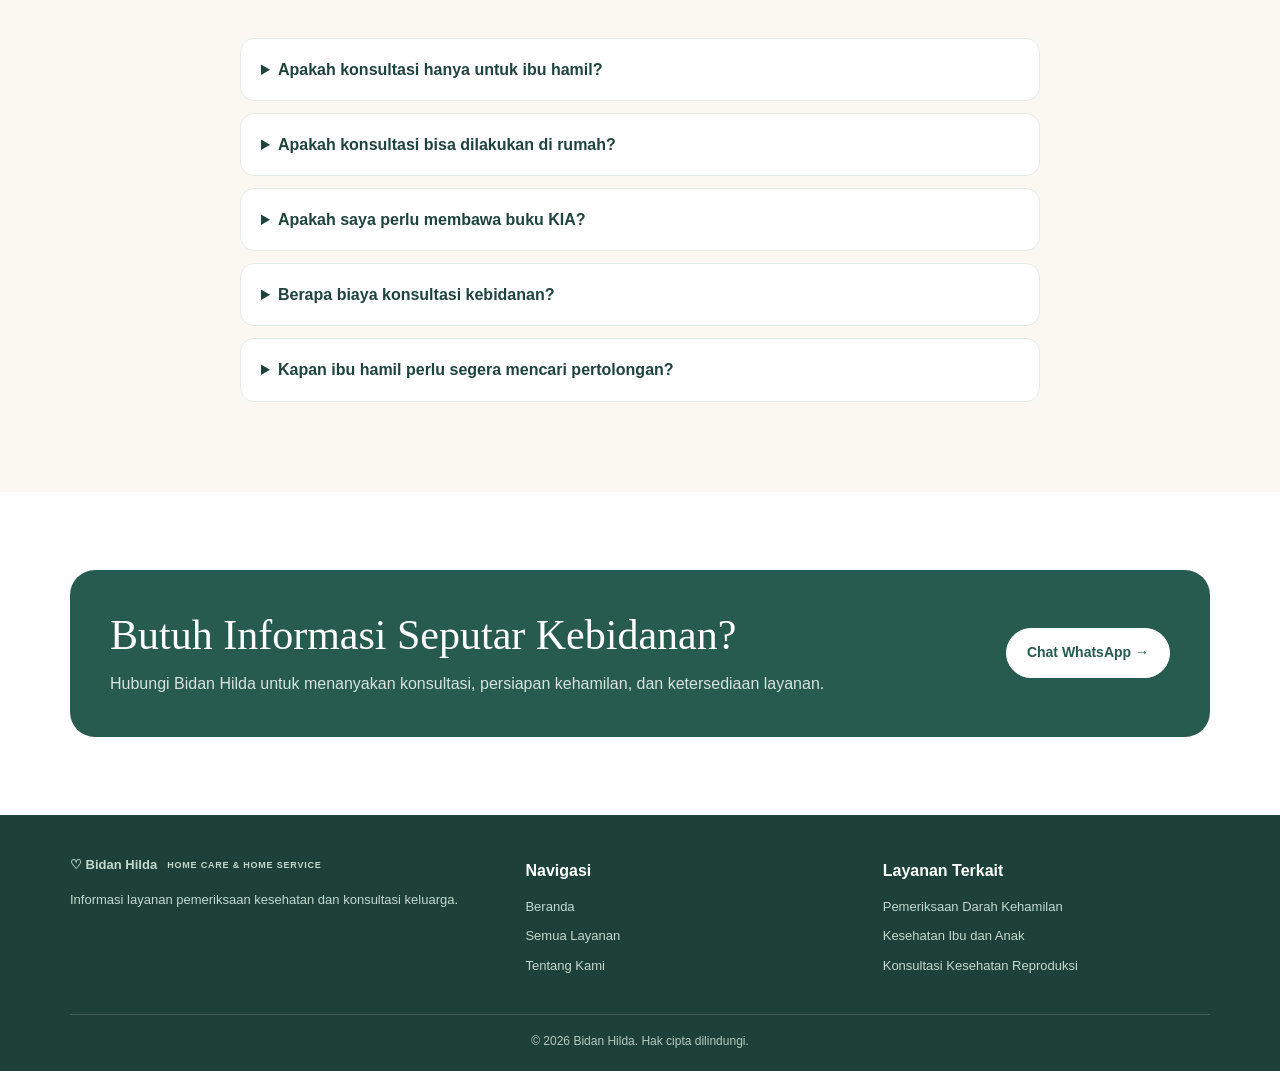
<file: kesehatan-ibu-anak.html>
<!DOCTYPE html>
<html lang="id">
<head>
    <meta charset="UTF-8">
    <meta name="viewport" content="width=device-width, initial-scale=1.0">
    <meta name="description" content="Informasi konsultasi kebidanan Bidan Hilda untuk ibu hamil, persiapan persalinan, dan perawatan setelah melahirkan.">
    <title>Konsultasi Kebidanan | Bidan Hilda Home Care</title>
    <link rel="stylesheet" href="style.css">
</head>
<body>

    <!-- NAVBAR -->
    <header class="header">
        <div class="container navbar">
            <a href="index.html" class="brand">
                <span class="brand-icon">♡</span>
                <span>
                    Bidan Hilda
                    <small>HOME CARE &amp; HOME SERVICE</small>
                </span>
            </a>

            <button class="menu-toggle" id="menuToggle"
                aria-label="Buka menu" aria-expanded="false" type="button">
                ☰
            </button>

            <nav class="nav-links" id="navLinks">
                <a href="index.html">Beranda</a>

                <div class="dropdown">
                    <a href="index.html#layanan"
                    class="dropdown-toggle" aria-expanded="false">
                        Layanan <span class="dropdown-arrow">⌄</span>
                    </a>
                    <div class="dropdown-menu">
                        <a href="cek-gula-darah.html">Cek Gula Darah</a>
                        <a href="cek-kolesterol.html">Cek Kolesterol</a>
                        <a href="cek-asam-urat.html">Cek Asam Urat</a>
                        <a href="cek-tekanan-darah.html">Cek Tekanan Darah</a>
                        <a href="konsultasi-kesehatan.html">Konsultasi Kesehatan</a>
                        <a href="pemeriksaan-darah-kehamilan.html">Pemeriksaan Darah Kehamilan</a>
                        <a href="konsultasi-kebidanan.html">Konsultasi Kebidanan</a>
                        <a href="kesehatan-ibu-anak.html">Kesehatan Ibu dan Anak</a>
                        <a href="konsultasi-kesehatan-reproduksi.html">Konsultasi Kesehatan Reproduksi</a>
                    </div>
                </div>

                <a href="tentang-kami.html">Tentang Kami</a>
            <a href="cara-pemesanan.html">Cara Pemesanan</a>
            <a href="faq.html">FAQ</a>
            </nav>

            <a href="https://wa.me/6281285145785?text=Halo%20Bidan%20Hilda%2C%20saya%20ingin%20bertanya%20tentang%20konsultasi%20kebidanan."
            class="btn nav-contact" target="_blank" rel="noopener noreferrer">
                Hubungi Kami
            </a>
        </div>
    </header>

<main>

    <!-- HERO -->
    <section class="hero">
        <div class="container hero-grid">
            <div>
                <span class="badge">LAYANAN KONSULTASI KEBIDANAN</span>

                <h1>
                    Temani Perjalanan Ibu,
                    <em>Jaga Kesehatan Kehamilan</em>
                </h1>

                <p>
                    Punya pertanyaan seputar kehamilan, persiapan persalinan,
                    atau perawatan setelah melahirkan? Konsultasi kebidanan
                    dapat membantu ibu mendapatkan informasi dan memahami
                    langkah perawatan sesuai kebutuhannya.
                </p>

                <div class="hero-actions">
                    <a class="btn"
                       href="https://wa.me/6281285145785?text=Halo%20Bidan%20Hilda%2C%20saya%20ingin%20bertanya%20tentang%20konsultasi%20kebidanan."
                       target="_blank" rel="noopener noreferrer">
                        Konsultasi WhatsApp →
                    </a>

                    <a href="index.html#layanan" class="btn btn-outline">
                        Lihat Layanan Lain
                    </a>
                </div>

                <div class="trust">
                    <span>✓ Informasi kehamilan</span>
                    <span>✓ Persiapan persalinan</span>
                    <span>✓ Perawatan ibu</span>
                </div>

                <p style="font-size:12px; margin-top:12px;">
                    Jadwal, metode konsultasi, biaya, dan jenis layanan
                    perlu dikonfirmasi terlebih dahulu.
                </p>
            </div>

            <div class="hero-visual">
                <div class="hero-circle">
                    <div class="hero-emoji">🤰</div>
                </div>

                <div class="float-card float-top">
                    <strong>Konsultasi Kebidanan</strong>
                    <span>Informasi untuk ibu</span>
                </div>

                <div class="float-card float-bottom">
                    <strong>Bidan Hilda</strong>
                    <span>Pendampingan kesehatan ibu</span>
                </div>
            </div>
        </div>
    </section>

    <!-- MANFAAT -->
    <section class="section">
        <div class="container">
            <div class="section-heading">
                <span class="badge">INFORMASI LAYANAN</span>
                <h2>Mengapa Konsultasi Kebidanan Penting?</h2>
                <p>
                    Informasi yang tepat dapat membantu ibu mempersiapkan
                    diri dan memahami kebutuhan kesehatan pada berbagai
                    tahap kehamilan hingga setelah melahirkan.
                </p>
            </div>

            <div class="service-grid">
                <article class="service-card">
                    <div class="service-icon">01</div>
                    <h3>Memahami Kehamilan</h3>
                    <p>
                        Mendapatkan informasi umum mengenai perubahan tubuh,
                        kebutuhan pemeriksaan, dan perawatan selama kehamilan.
                    </p>
                </article>

                <article class="service-card">
                    <div class="service-icon">02</div>
                    <h3>Mempersiapkan Persalinan</h3>
                    <p>
                        Membahas persiapan persalinan, dukungan keluarga,
                        dan hal-hal yang perlu ditanyakan kepada tenaga kesehatan.
                    </p>
                </article>

                <article class="service-card">
                    <div class="service-icon">03</div>
                    <h3>Perawatan Setelah Melahirkan</h3>
                    <p>
                        Memahami informasi dasar tentang pemulihan ibu,
                        perawatan diri, dan kapan perlu mencari bantuan medis.
                    </p>
                </article>
            </div>
        </div>
    </section>

    <!-- INFORMASI KONSULTASI -->
    <section class="section section-soft">
        <div class="container">
            <div class="section-heading">
                <span class="badge">DETAIL LAYANAN</span>
                <h2>Hal yang Bisa Dibahas dalam Konsultasi</h2>
                <p>
                    Topik konsultasi disesuaikan dengan kebutuhan ibu
                    dan ruang lingkup layanan yang tersedia.
                </p>
            </div>

            <div class="detail-grid">
                <div>
                    <h2 style="font-size:32px; margin-bottom:16px;">
                        Topik Konsultasi Kebidanan
                    </h2>

                    <p style="margin-bottom:22px;">
                        Ibu dapat menyiapkan pertanyaan tentang kondisi
                        kehamilan, persiapan persalinan, atau masa pemulihan
                        setelah melahirkan untuk dibahas bersama tenaga
                        kesehatan yang sesuai.
                    </p>

                    <div class="detail-panel">
                        <h3>1. Kesehatan Selama Kehamilan</h3>
                        <p>
                            Membahas perubahan yang umum terjadi selama
                            kehamilan, kebutuhan pemeriksaan antenatal,
                            dan pertanyaan yang ingin disampaikan kepada bidan.
                        </p>
                    </div>

                    <div class="detail-panel" style="margin-top:16px;">
                        <h3>2. Persiapan Persalinan</h3>
                        <p>
                            Membahas persiapan perlengkapan, dukungan keluarga,
                            rencana menuju fasilitas kesehatan, serta tanda
                            persalinan yang perlu dipahami.
                        </p>
                    </div>

                    <div class="detail-panel" style="margin-top:16px;">
                        <h3>3. Perawatan Masa Nifas</h3>
                        <p>
                            Mendapatkan informasi umum tentang pemulihan setelah
                            melahirkan, kebersihan diri, dan pentingnya
                            pemeriksaan setelah persalinan.
                        </p>
                    </div>

                    <div class="notice">
                        Konsultasi tidak menggantikan pemeriksaan fisik
                        atau penanganan medis yang dibutuhkan. Kondisi ibu
                        dan janin perlu dinilai oleh tenaga kesehatan sesuai
                        kebutuhan.
                    </div>
                </div>

                <aside class="detail-panel">
                    <h3>Persiapan Sebelum Konsultasi</h3>

                    <ul>
                        <li>Catat pertanyaan yang ingin disampaikan.</li>
                        <li>Informasikan usia kehamilan jika sedang hamil.</li>
                        <li>Siapkan buku KIA atau catatan pemeriksaan jika ada.</li>
                        <li>Sampaikan riwayat kehamilan dan persalinan sebelumnya.</li>
                        <li>Informasikan obat atau suplemen yang sedang digunakan.</li>
                        <li>Tanyakan jadwal, metode konsultasi, dan biaya layanan.</li>
                    </ul>

                    <div class="notice">
                        Jika muncul tanda bahaya seperti perdarahan banyak,
                        kejang, sesak napas berat, atau nyeri hebat saat
                        kehamilan, segera cari pertolongan medis.
                    </div>

                    <a class="btn"
                       style="width:100%; margin-top:22px;"
                       href="https://wa.me/6281285145785?text=Halo%20Bidan%20Hilda%2C%20saya%20ingin%20menanyakan%20persiapan%20konsultasi%20kebidanan."
                       target="_blank" rel="noopener noreferrer">
                        Tanya Persiapan Konsultasi
                    </a>
                </aside>
            </div>
        </div>
    </section>

    <!-- ALUR LAYANAN -->
    <section class="section">
        <div class="container">
            <div class="section-heading">
                <span class="badge">CARA PEMESANAN</span>
                <h2>Langkah Mendapatkan Layanan</h2>
                <p>
                    Hubungi Bidan Hilda untuk menanyakan ketersediaan
                    konsultasi kebidanan.
                </p>
            </div>

            <div class="steps">
                <div class="step">
                    <span>01</span>
                    <h3>Hubungi Kami</h3>
                    <p>
                        Sampaikan bahwa Anda ingin berkonsultasi
                        mengenai kesehatan ibu atau kehamilan.
                    </p>
                </div>

                <div class="step">
                    <span>02</span>
                    <h3>Sampaikan Kebutuhan</h3>
                    <p>
                        Jelaskan topik yang ingin ditanyakan dan
                        informasi kondisi yang relevan.
                    </p>
                </div>

                <div class="step">
                    <span>03</span>
                    <h3>Konfirmasi Jadwal</h3>
                    <p>
                        Tanyakan metode konsultasi, biaya, jadwal,
                        dan lokasi layanan yang tersedia.
                    </p>
                </div>
            </div>
        </div>
    </section>

    <!-- FAQ -->
    <section class="section section-soft">
        <div class="container">
            <div class="section-heading">
                <span class="badge">FAQ</span>
                <h2>Pertanyaan yang Sering Ditanyakan</h2>
            </div>

            <div class="faq-list">
                <details>
                    <summary>Apakah konsultasi hanya untuk ibu hamil?</summary>
                    <p>
                        Topik kebidanan juga dapat berkaitan dengan
                        persiapan kehamilan, persiapan persalinan, dan
                        perawatan setelah melahirkan. Tanyakan cakupan
                        layanan yang tersedia kepada Bidan Hilda.
                    </p>
                </details>

                <details>
                    <summary>Apakah konsultasi bisa dilakukan di rumah?</summary>
                    <p>
                        Ketersediaan konsultasi melalui kunjungan rumah
                        atau metode lainnya perlu dikonfirmasi berdasarkan
                        lokasi dan jadwal layanan.
                    </p>
                </details>

                <details>
                    <summary>Apakah saya perlu membawa buku KIA?</summary>
                    <p>
                        Jika memilikinya, buku KIA dan catatan pemeriksaan
                        kehamilan dapat membantu memberikan informasi
                        pendukung selama konsultasi.
                    </p>
                </details>

                <details>
                    <summary>Berapa biaya konsultasi kebidanan?</summary>
                    <p>
                        Hubungi Bidan Hilda untuk mengetahui biaya,
                        jadwal, dan ketentuan layanan yang berlaku.
                    </p>
                </details>

                <details>
                    <summary>Kapan ibu hamil perlu segera mencari pertolongan?</summary>
                    <p>
                        Jika mengalami perdarahan, kejang, sesak napas berat,
                        nyeri perut hebat, atau kondisi darurat lainnya,
                        segera cari pertolongan medis. Jangan menunggu
                        balasan WhatsApp.
                    </p>
                </details>
            </div>
        </div>
    </section>

    <!-- CTA -->
    <section class="section">
        <div class="container">
            <div class="cta">
                <div>
                    <h2>Butuh Informasi Seputar Kebidanan?</h2>
                    <p>
                        Hubungi Bidan Hilda untuk menanyakan konsultasi,
                        persiapan kehamilan, dan ketersediaan layanan.
                    </p>
                </div>

                <a class="btn btn-light"
                   href="https://wa.me/6281285145785?text=Halo%20Bidan%20Hilda%2C%20saya%20ingin%20menanyakan%20layanan%20konsultasi%20kebidanan."
                   target="_blank" rel="noopener noreferrer">
                    Chat WhatsApp →
                </a>
            </div>
        </div>
    </section>

</main>

<!-- FOOTER -->
<footer class="footer">
    <div class="container footer-grid">
        <div>
            <a href="index.html" class="brand footer-brand">
                ♡ Bidan Hilda
                <small>HOME CARE &amp; HOME SERVICE</small>
            </a>
            <p>
                Informasi layanan pemeriksaan kesehatan dan
                konsultasi keluarga.
            </p>
        </div>

        <div>
            <h3>Navigasi</h3>
            <a href="index.html">Beranda</a>
            <a href="index.html#layanan">Semua Layanan</a>
            <a href="index.html#tentang">Tentang Kami</a>
        </div>

        <div>
            <h3>Layanan Terkait</h3>
            <a href="pemeriksaan-darah-kehamilan.html">Pemeriksaan Darah Kehamilan</a>
            <a href="kesehatan-ibu-anak.html">Kesehatan Ibu dan Anak</a>
            <a href="konsultasi-kesehatan-reproduksi.html">Konsultasi Kesehatan Reproduksi</a>
        </div>
    </div>

    <div class="container copyright">
        &copy; <span id="year"></span> Bidan Hilda. Hak cipta dilindungi.
    </div>
</footer>

<a href="https://wa.me/6281285145785?text=Halo%20Bidan%20Hilda"
   class="wa-float"
   target="_blank"
   rel="noopener noreferrer"
   aria-label="Hubungi Bidan Hilda melalui WhatsApp">
    ☏
</a>

<script src="script.js"></script>
<script>
    document.getElementById("year").textContent =
        new Date().getFullYear();
</script>

</body>
</html>
</file>
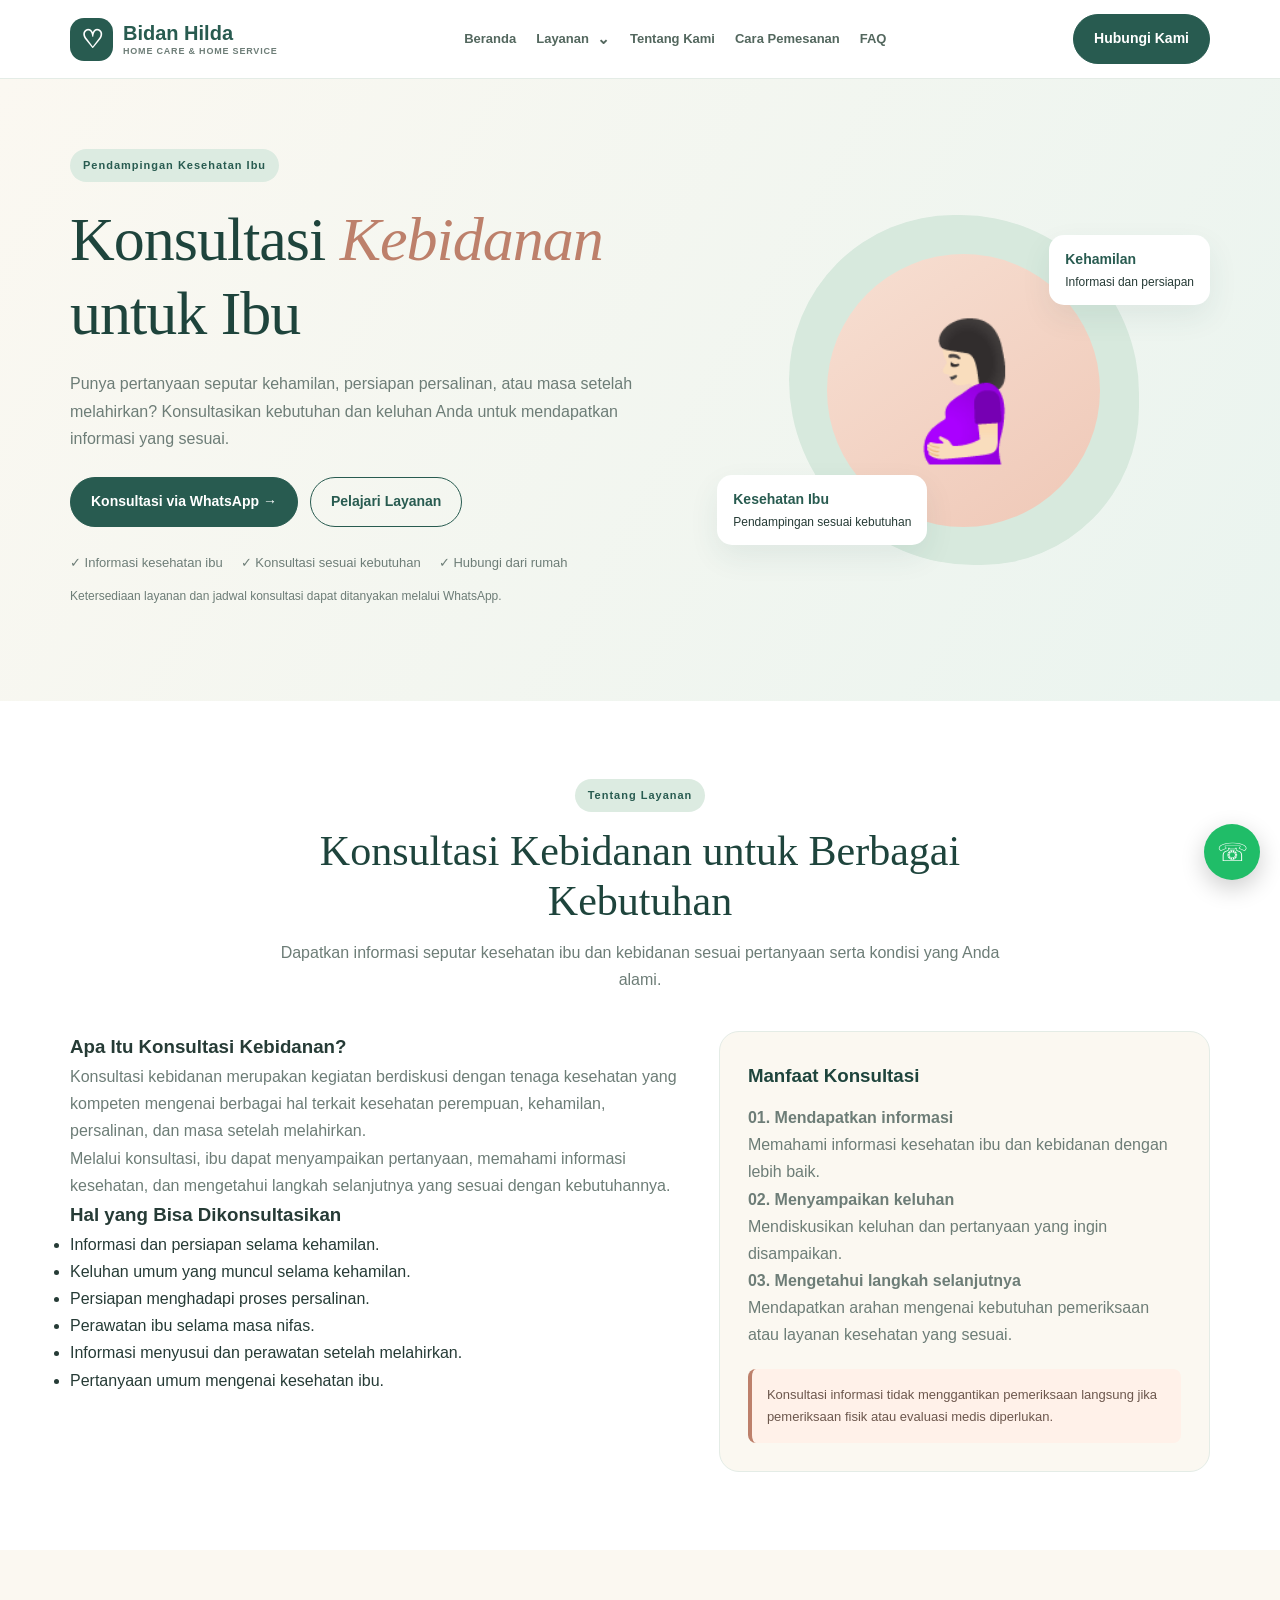
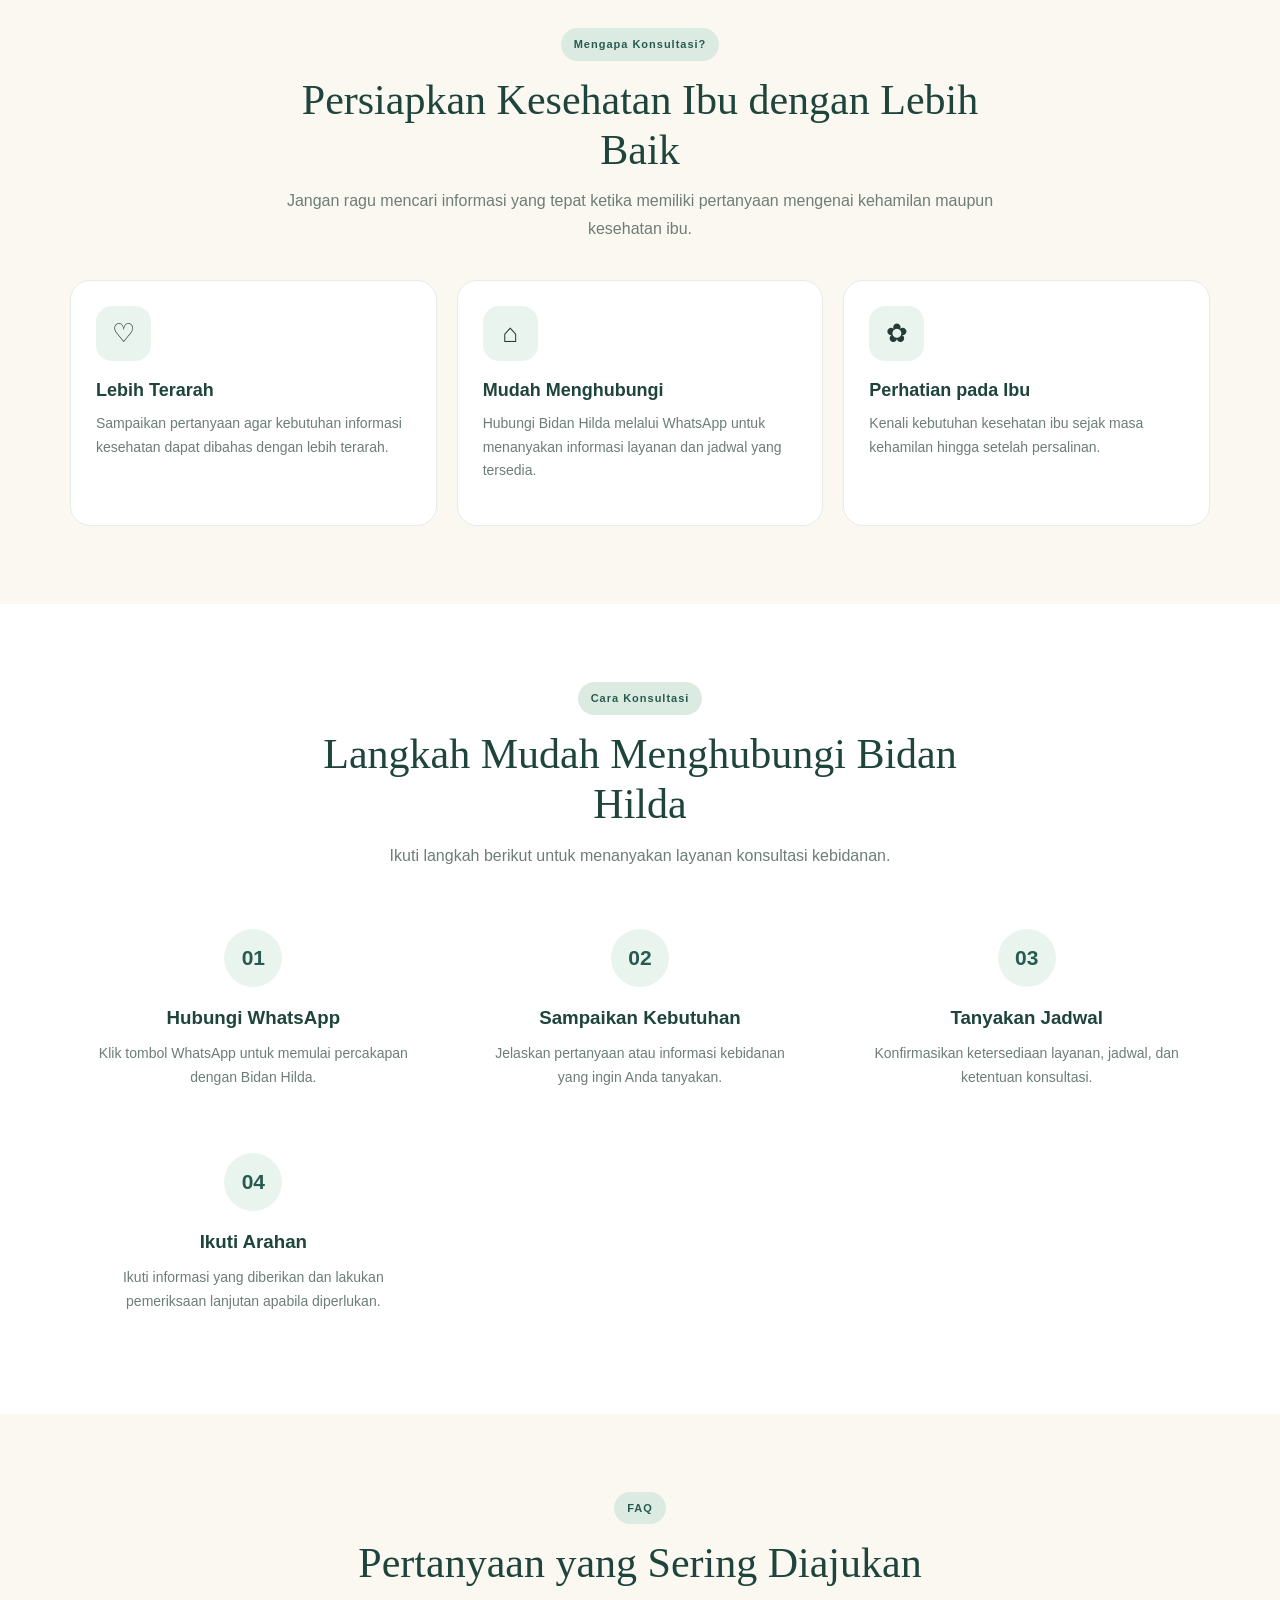
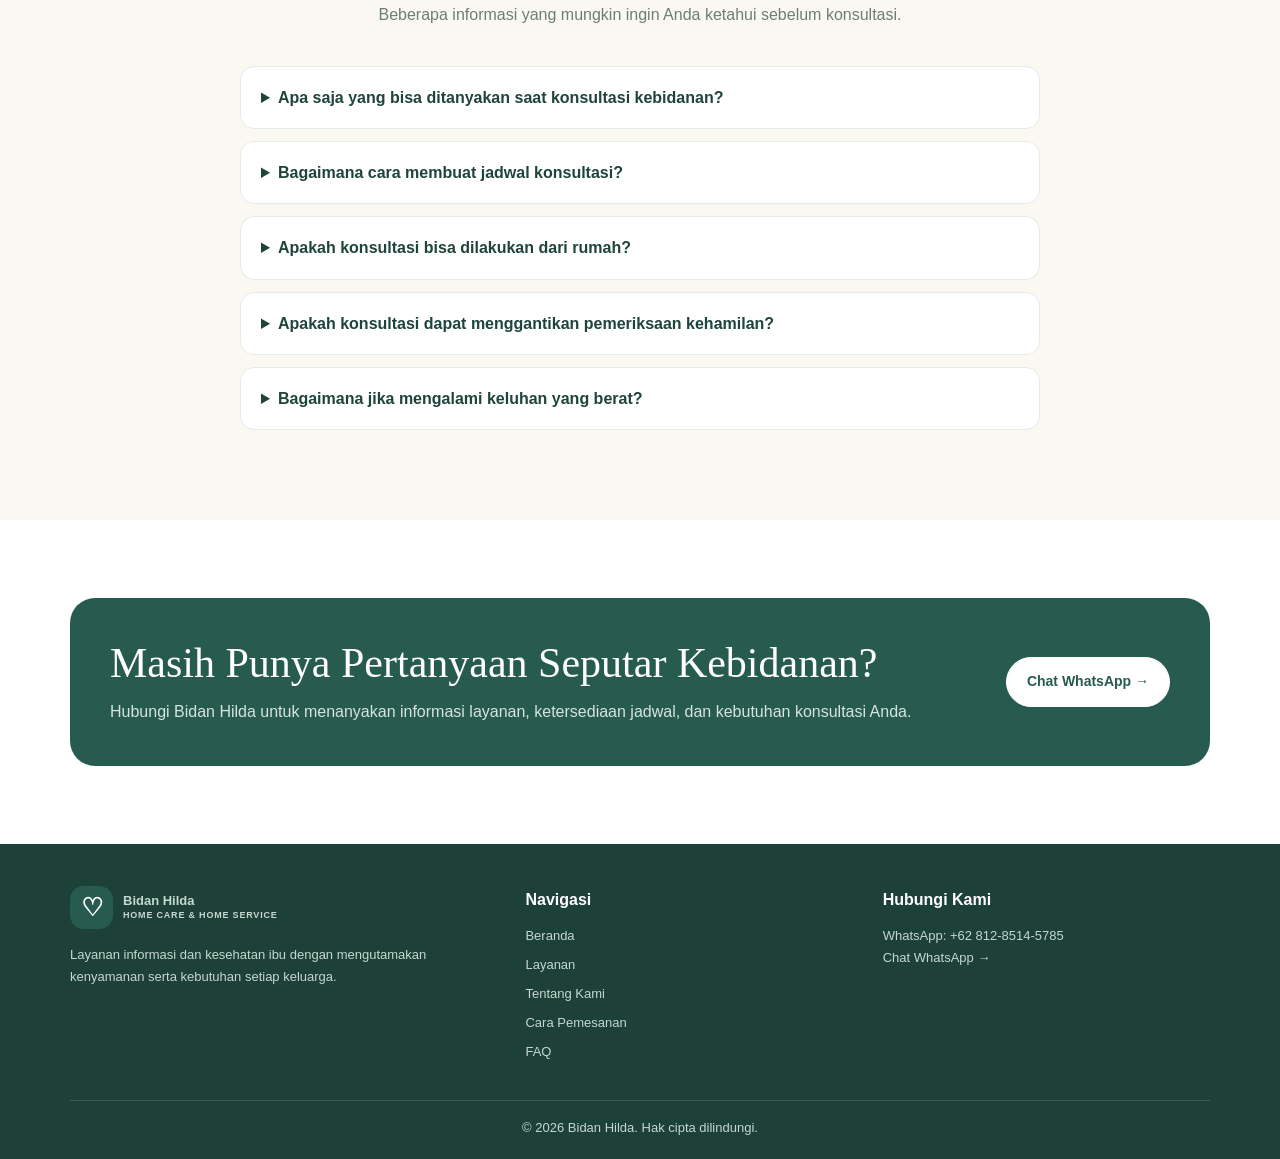
<file: konsultasi-kebidanan.html>
<!DOCTYPE html>
<html lang="id">
<head>
  <meta charset="UTF-8">
  <meta name="viewport" content="width=device-width, initial-scale=1.0">
  <meta name="description" content="Informasi layanan konsultasi kebidanan Bidan Hilda. Konsultasikan pertanyaan seputar kehamilan, persalinan, masa nifas, dan kesehatan ibu.">
  <title>Konsultasi Kebidanan | Bidan Hilda</title>
  <link rel="stylesheet" href="style.css">
</head>
<body>

  <!-- NAVBAR -->
  <header class="header">
    <div class="container navbar">
      <a href="index.html" class="brand">
        <span class="brand-icon">♡</span>
        <span>
          Bidan Hilda
          <small>HOME CARE & HOME SERVICE</small>
        </span>
      </a>

      <button class="menu-toggle" id="menuToggle"
        aria-label="Buka menu" aria-expanded="false" type="button">☰</button>

      <nav class="nav-links" id="navLinks">
        <a href="index.html">Beranda</a>

        <div class="dropdown">
          <a href="index.html#layanan" class="dropdown-toggle" aria-expanded="false">
            Layanan <span class="dropdown-arrow">⌄</span>
          </a>
          <div class="dropdown-menu">
            <a href="cek-gula-darah.html">Cek Gula Darah</a>
            <a href="cek-kolesterol.html">Cek Kolesterol</a>
            <a href="cek-asam-urat.html">Cek Asam Urat</a>
            <a href="cek-tekanan-darah.html">Cek Tekanan Darah</a>
            <a href="konsultasi-kesehatan.html">Konsultasi Kesehatan</a>
            <a href="pemeriksaan-darah-kehamilan.html">Pemeriksaan Darah Kehamilan</a>
            <a href="konsultasi-kebidanan.html">Konsultasi Kebidanan</a>
            <a href="kesehatan-ibu-anak.html">Kesehatan Ibu dan Anak</a>
            <a href="konsultasi-kesehatan-reproduksi.html">Konsultasi Kesehatan Reproduksi</a>
          </div>
        </div>

     <a href="tentang-kami.html">Tentang Kami</a>
            <a href="cara-pemesanan.html">Cara Pemesanan</a>
            <a href="faq.html">FAQ</a>
      </nav>

      <a href="https://wa.me/6281285145785?text=Halo%20Bidan%20Hilda%2C%20saya%20ingin%20bertanya%20tentang%20layanan%20konsultasi%20kebidanan."
        class="btn nav-contact" target="_blank" rel="noopener noreferrer">
        Hubungi Kami
      </a>
    </div>
  </header>

  <main>

    <!-- HERO -->
    <section class="hero">
      <div class="container hero-grid">
        <div>
          <span class="badge">Pendampingan Kesehatan Ibu</span>

          <h1>
            Konsultasi <em>Kebidanan</em> untuk Ibu
          </h1>

          <p>
            Punya pertanyaan seputar kehamilan, persiapan persalinan,
            atau masa setelah melahirkan? Konsultasikan kebutuhan dan
            keluhan Anda untuk mendapatkan informasi yang sesuai.
          </p>

          <div class="hero-actions">
            <a href="https://wa.me/6281285145785?text=Halo%20Bidan%20Hilda%2C%20saya%20ingin%20konsultasi%20kebidanan."
              class="btn" target="_blank" rel="noopener noreferrer">
              Konsultasi via WhatsApp →
            </a>
            <a href="#detail-layanan" class="btn btn-outline">
              Pelajari Layanan
            </a>
          </div>

          <div class="trust">
            <span>✓ Informasi kesehatan ibu</span>
            <span>✓ Konsultasi sesuai kebutuhan</span>
            <span>✓ Hubungi dari rumah</span>
          </div>

          <p style="font-size:12px; margin-top:12px;">
            Ketersediaan layanan dan jadwal konsultasi dapat ditanyakan
            melalui WhatsApp.
          </p>
        </div>

        <div class="hero-visual">
          <div class="hero-circle">
            <div class="hero-emoji">🤰🏻</div>
          </div>

          <div class="float-card float-top">
            <strong>Kehamilan</strong>
            <span>Informasi dan persiapan</span>
          </div>

          <div class="float-card float-bottom">
            <strong>Kesehatan Ibu</strong>
            <span>Pendampingan sesuai kebutuhan</span>
          </div>
        </div>
      </div>
    </section>

    <!-- DETAIL LAYANAN -->
    <section class="section" id="detail-layanan">
      <div class="container">
        <div class="section-heading">
          <span class="badge">Tentang Layanan</span>
          <h2>Konsultasi Kebidanan untuk Berbagai Kebutuhan</h2>
          <p>
            Dapatkan informasi seputar kesehatan ibu dan kebidanan
            sesuai pertanyaan serta kondisi yang Anda alami.
          </p>
        </div>

        <div class="detail-grid">
          <div>
            <h3>Apa Itu Konsultasi Kebidanan?</h3>
            <p>
              Konsultasi kebidanan merupakan kegiatan berdiskusi dengan
              tenaga kesehatan yang kompeten mengenai berbagai hal
              terkait kesehatan perempuan, kehamilan, persalinan,
              dan masa setelah melahirkan.
            </p>

            <p>
              Melalui konsultasi, ibu dapat menyampaikan pertanyaan,
              memahami informasi kesehatan, dan mengetahui langkah
              selanjutnya yang sesuai dengan kebutuhannya.
            </p>

            <h3>Hal yang Bisa Dikonsultasikan</h3>
            <ul>
              <li>Informasi dan persiapan selama kehamilan.</li>
              <li>Keluhan umum yang muncul selama kehamilan.</li>
              <li>Persiapan menghadapi proses persalinan.</li>
              <li>Perawatan ibu selama masa nifas.</li>
              <li>Informasi menyusui dan perawatan setelah melahirkan.</li>
              <li>Pertanyaan umum mengenai kesehatan ibu.</li>
            </ul>
          </div>

          <aside class="detail-panel">
            <h3>Manfaat Konsultasi</h3>

            <p>
              <strong>01. Mendapatkan informasi</strong><br>
              Memahami informasi kesehatan ibu dan kebidanan dengan lebih baik.
            </p>

            <p>
              <strong>02. Menyampaikan keluhan</strong><br>
              Mendiskusikan keluhan dan pertanyaan yang ingin disampaikan.
            </p>

            <p>
              <strong>03. Mengetahui langkah selanjutnya</strong><br>
              Mendapatkan arahan mengenai kebutuhan pemeriksaan atau layanan
              kesehatan yang sesuai.
            </p>

            <div class="notice">
              Konsultasi informasi tidak menggantikan pemeriksaan langsung
              jika pemeriksaan fisik atau evaluasi medis diperlukan.
            </div>
          </aside>
        </div>
      </div>
    </section>

    <!-- KEUNGGULAN -->
    <section class="section section-soft">
      <div class="container">
        <div class="section-heading">
          <span class="badge">Mengapa Konsultasi?</span>
          <h2>Persiapkan Kesehatan Ibu dengan Lebih Baik</h2>
          <p>
            Jangan ragu mencari informasi yang tepat ketika memiliki
            pertanyaan mengenai kehamilan maupun kesehatan ibu.
          </p>
        </div>

        <div class="service-grid">
          <div class="service-card">
            <div class="service-icon">♡</div>
            <h3>Lebih Terarah</h3>
            <p>
              Sampaikan pertanyaan agar kebutuhan informasi kesehatan
              dapat dibahas dengan lebih terarah.
            </p>
          </div>

          <div class="service-card">
            <div class="service-icon">⌂</div>
            <h3>Mudah Menghubungi</h3>
            <p>
              Hubungi Bidan Hilda melalui WhatsApp untuk menanyakan
              informasi layanan dan jadwal yang tersedia.
            </p>
          </div>

          <div class="service-card">
            <div class="service-icon">✿</div>
            <h3>Perhatian pada Ibu</h3>
            <p>
              Kenali kebutuhan kesehatan ibu sejak masa kehamilan
              hingga setelah persalinan.
            </p>
          </div>
        </div>
      </div>
    </section>

    <!-- CARA KONSULTASI -->
    <section class="section">
      <div class="container">
        <div class="section-heading">
          <span class="badge">Cara Konsultasi</span>
          <h2>Langkah Mudah Menghubungi Bidan Hilda</h2>
          <p>
            Ikuti langkah berikut untuk menanyakan layanan konsultasi kebidanan.
          </p>
        </div>

        <div class="steps">
          <div class="step">
            <span>01</span>
            <h3>Hubungi WhatsApp</h3>
            <p>
              Klik tombol WhatsApp untuk memulai percakapan dengan Bidan Hilda.
            </p>
          </div>

          <div class="step">
            <span>02</span>
            <h3>Sampaikan Kebutuhan</h3>
            <p>
              Jelaskan pertanyaan atau informasi kebidanan yang ingin Anda tanyakan.
            </p>
          </div>

          <div class="step">
            <span>03</span>
            <h3>Tanyakan Jadwal</h3>
            <p>
              Konfirmasikan ketersediaan layanan, jadwal, dan ketentuan konsultasi.
            </p>
          </div>

          <div class="step">
            <span>04</span>
            <h3>Ikuti Arahan</h3>
            <p>
              Ikuti informasi yang diberikan dan lakukan pemeriksaan lanjutan
              apabila diperlukan.
            </p>
          </div>
        </div>
      </div>
    </section>

    <!-- FAQ -->
    <section class="section section-soft">
      <div class="container">
        <div class="section-heading">
          <span class="badge">FAQ</span>
          <h2>Pertanyaan yang Sering Diajukan</h2>
          <p>
            Beberapa informasi yang mungkin ingin Anda ketahui sebelum konsultasi.
          </p>
        </div>

        <div class="faq-list">
          <details>
            <summary>Apa saja yang bisa ditanyakan saat konsultasi kebidanan?</summary>
            <p>
              Anda dapat menanyakan informasi seputar kehamilan, persiapan
              persalinan, masa nifas, menyusui, dan kesehatan ibu.
              Jenis konsultasi yang tersedia dapat dikonfirmasi melalui WhatsApp.
            </p>
          </details>

          <details>
            <summary>Bagaimana cara membuat jadwal konsultasi?</summary>
            <p>
              Hubungi Bidan Hilda melalui tombol WhatsApp untuk menanyakan
              jadwal, ketersediaan layanan, dan cara konsultasi.
            </p>
          </details>

          <details>
            <summary>Apakah konsultasi bisa dilakukan dari rumah?</summary>
            <p>
              Silakan tanyakan terlebih dahulu mengenai pilihan konsultasi
              dan ketersediaan layanan home service melalui WhatsApp.
            </p>
          </details>

          <details>
            <summary>Apakah konsultasi dapat menggantikan pemeriksaan kehamilan?</summary>
            <p>
              Tidak. Konsultasi informasi tidak menggantikan pemeriksaan
              kehamilan rutin atau pemeriksaan langsung yang diperlukan.
              Tetap lakukan pemeriksaan antenatal sesuai anjuran tenaga kesehatan.
            </p>
          </details>

          <details>
            <summary>Bagaimana jika mengalami keluhan yang berat?</summary>
            <p>
              Jika mengalami perdarahan saat hamil, nyeri hebat, sesak napas,
              kejang, atau kondisi darurat lainnya, segera cari pertolongan
              medis di fasilitas kesehatan atau layanan gawat darurat.
              Jangan menunggu balasan WhatsApp.
            </p>
          </details>
        </div>
      </div>
    </section>

    <!-- CTA -->
    <section class="section">
      <div class="container">
        <div class="cta">
          <div>
            <h2>Masih Punya Pertanyaan Seputar Kebidanan?</h2>
            <p>
              Hubungi Bidan Hilda untuk menanyakan informasi layanan,
              ketersediaan jadwal, dan kebutuhan konsultasi Anda.
            </p>
          </div>

          <a href="https://wa.me/6281285145785?text=Halo%20Bidan%20Hilda%2C%20saya%20ingin%20bertanya%20tentang%20konsultasi%20kebidanan."
            class="btn btn-light" target="_blank" rel="noopener noreferrer">
            Chat WhatsApp →
          </a>
        </div>
      </div>
    </section>

  </main>

  <!-- FOOTER -->
  <footer class="footer">
    <div class="container footer-grid">
      <div>
        <a href="index.html" class="brand footer-brand">
          <span class="brand-icon">♡</span>
          <span>
            Bidan Hilda
            <small>HOME CARE & HOME SERVICE</small>
          </span>
        </a>

        <p>
          Layanan informasi dan kesehatan ibu dengan mengutamakan
          kenyamanan serta kebutuhan setiap keluarga.
        </p>
      </div>

      <div>
        <h3>Navigasi</h3>
        <a href="index.html">Beranda</a>
        <a href="index.html#layanan">Layanan</a>
        <a href="index.html#tentang">Tentang Kami</a>
        <a href="index.html#cara-pesan">Cara Pemesanan</a>
        <a href="index.html#faq">FAQ</a>
      </div>

      <div>
        <h3>Hubungi Kami</h3>
        <p>WhatsApp: +62 812-8514-5785</p>
        <a href="https://wa.me/6281285145785?text=Halo%20Bidan%20Hilda%2C%20saya%20ingin%20bertanya%20tentang%20konsultasi%20kebidanan."
          target="_blank" rel="noopener noreferrer">
          Chat WhatsApp →
        </a>
      </div>
    </div>

    <div class="container copyright">
      <p>© <span id="year"></span> Bidan Hilda. Hak cipta dilindungi.</p>
    </div>
  </footer>

  <!-- FLOATING WHATSAPP -->
  <a href="https://wa.me/6281285145785?text=Halo%20Bidan%20Hilda%2C%20saya%20ingin%20bertanya%20tentang%20konsultasi%20kebidanan."
    class="wa-float" target="_blank" rel="noopener noreferrer"
    aria-label="Hubungi Bidan Hilda melalui WhatsApp">
    ☏
  </a>

  <script src="script.js"></script>
  <script>
    document.getElementById("year").textContent = new Date().getFullYear();
  </script>

</body>
</html>
</file>
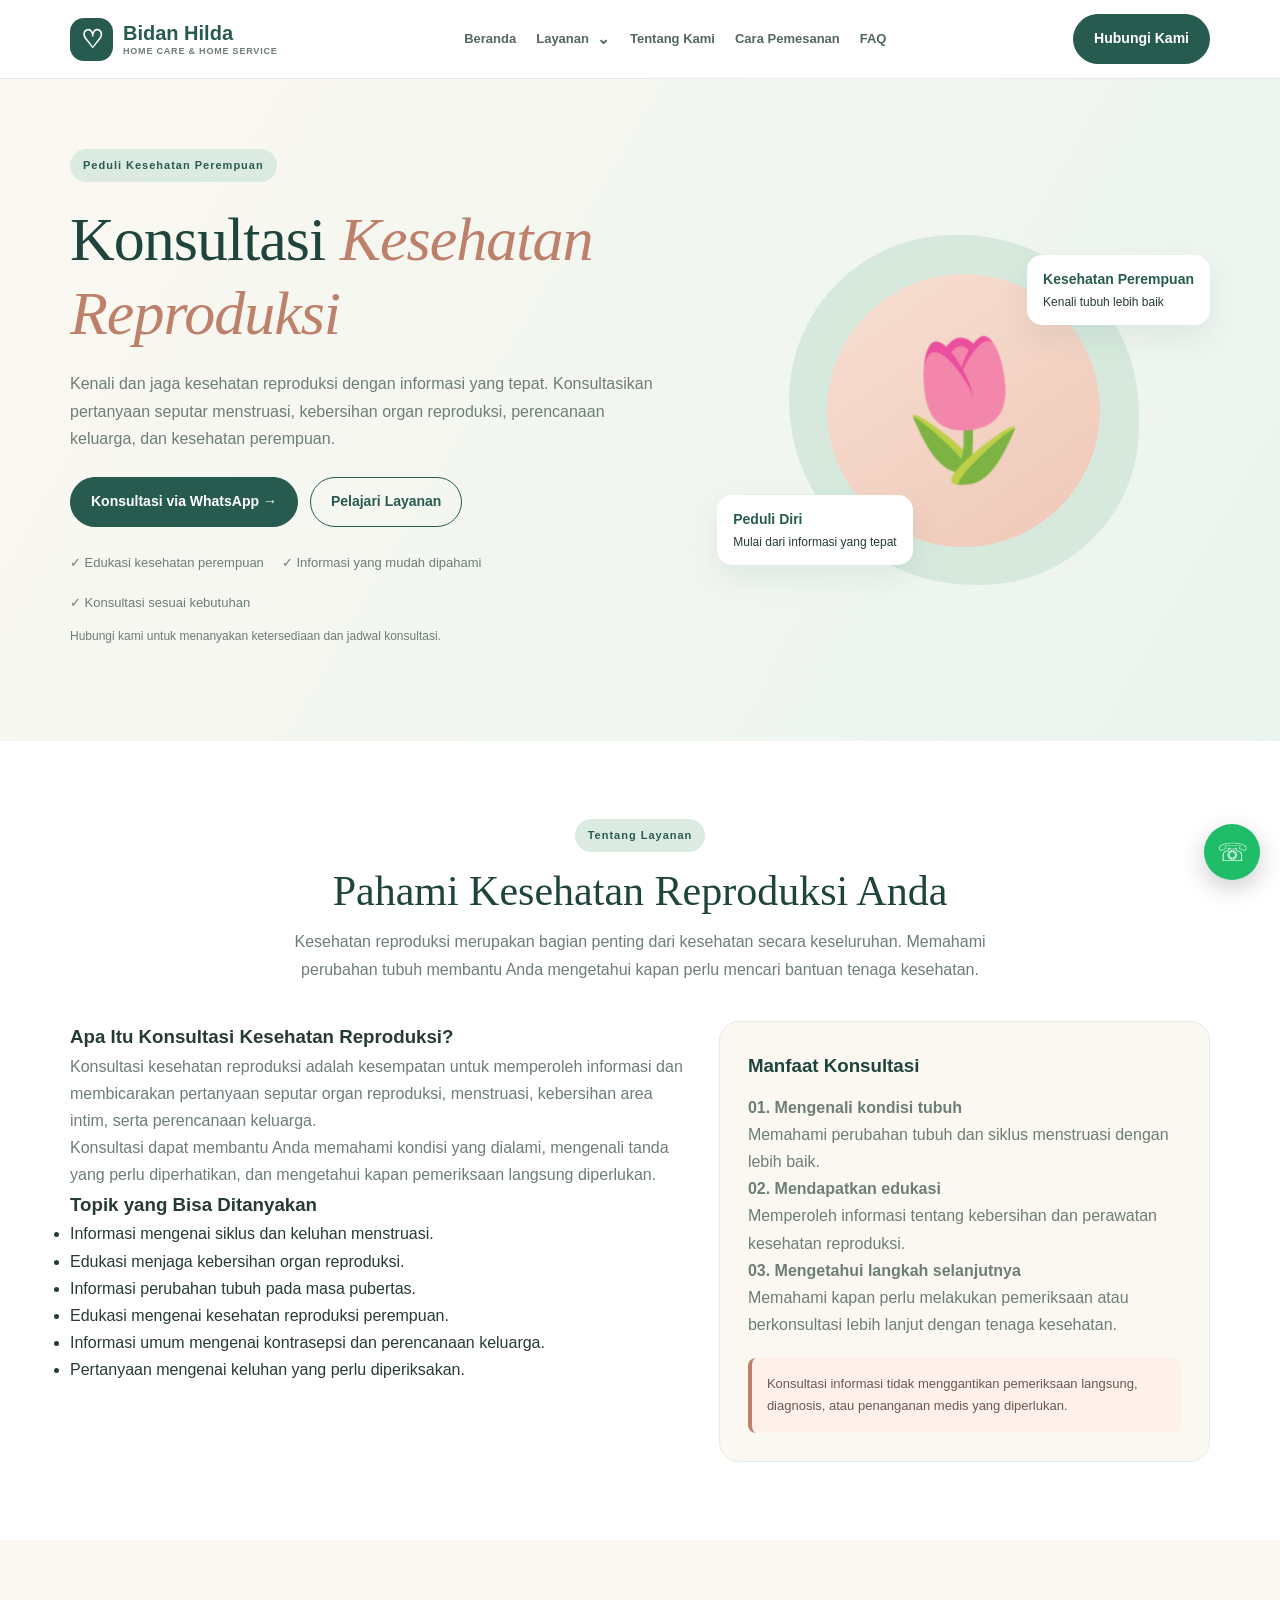
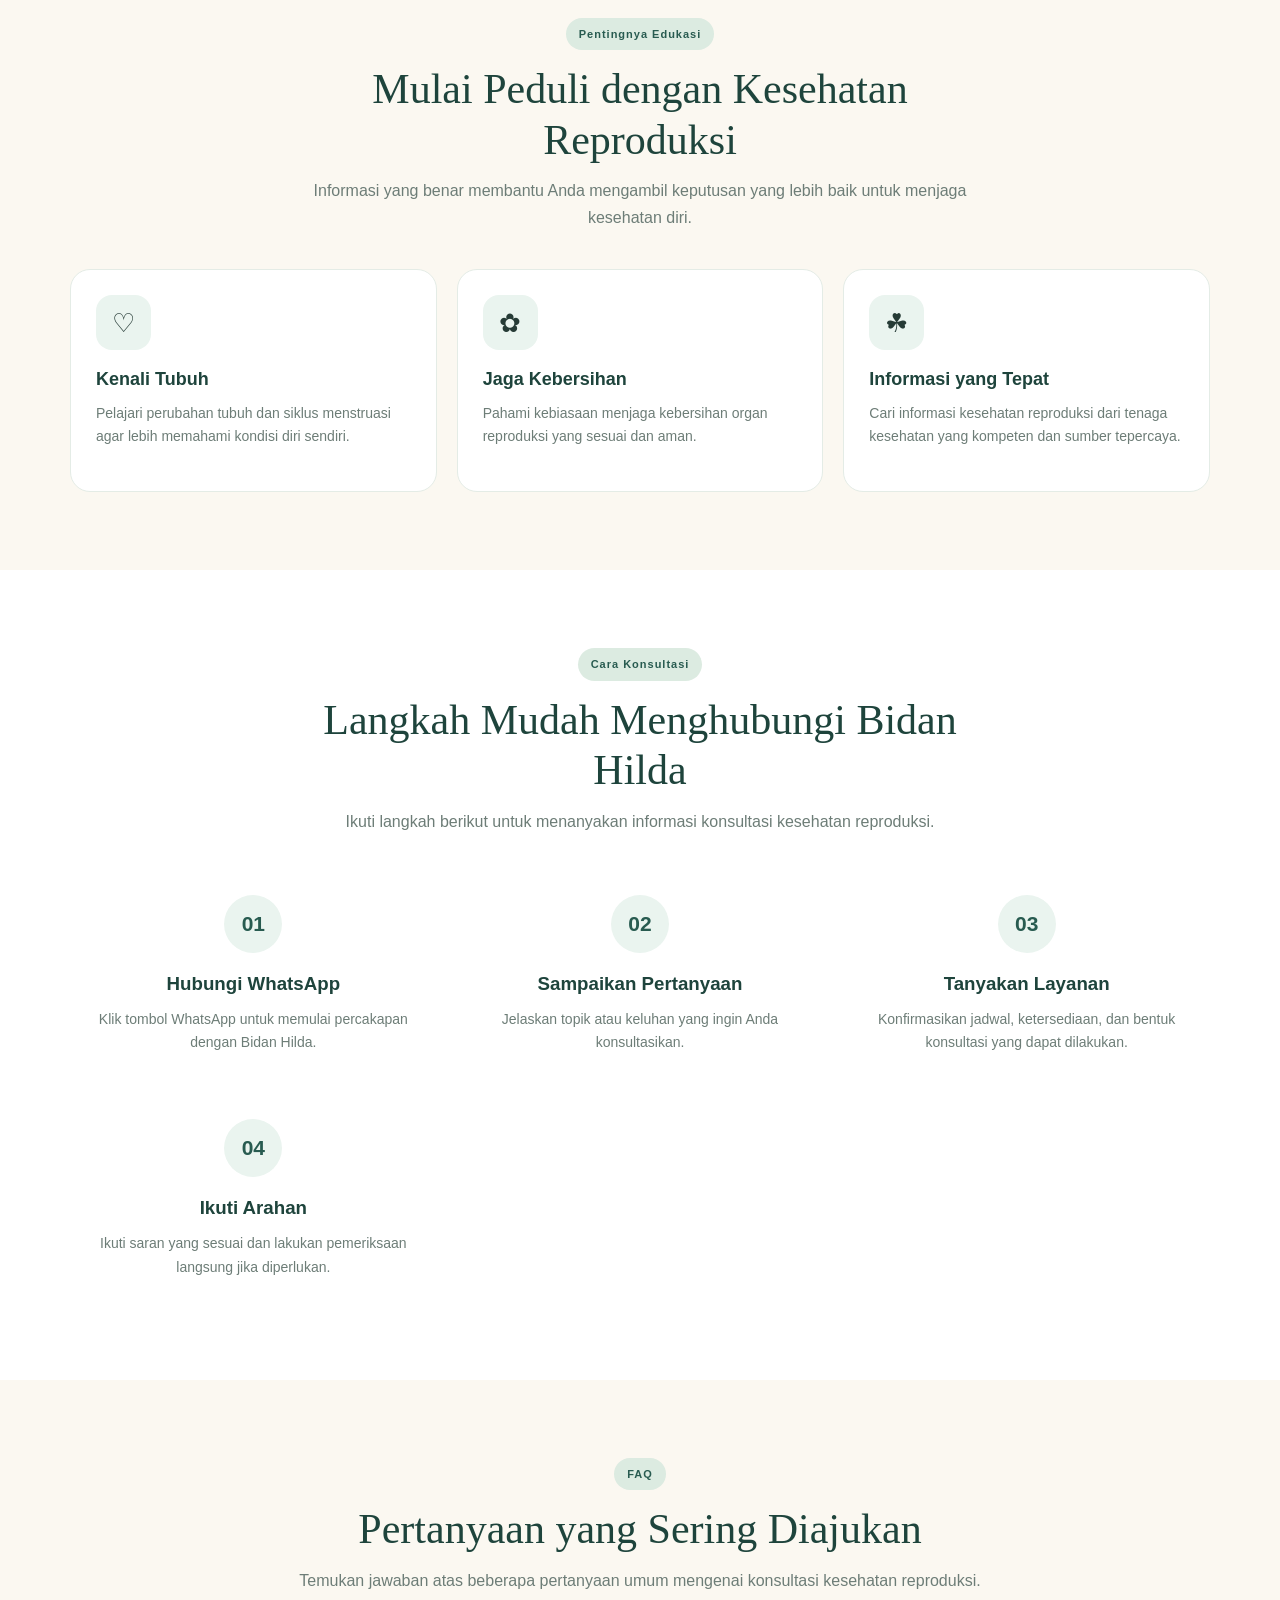
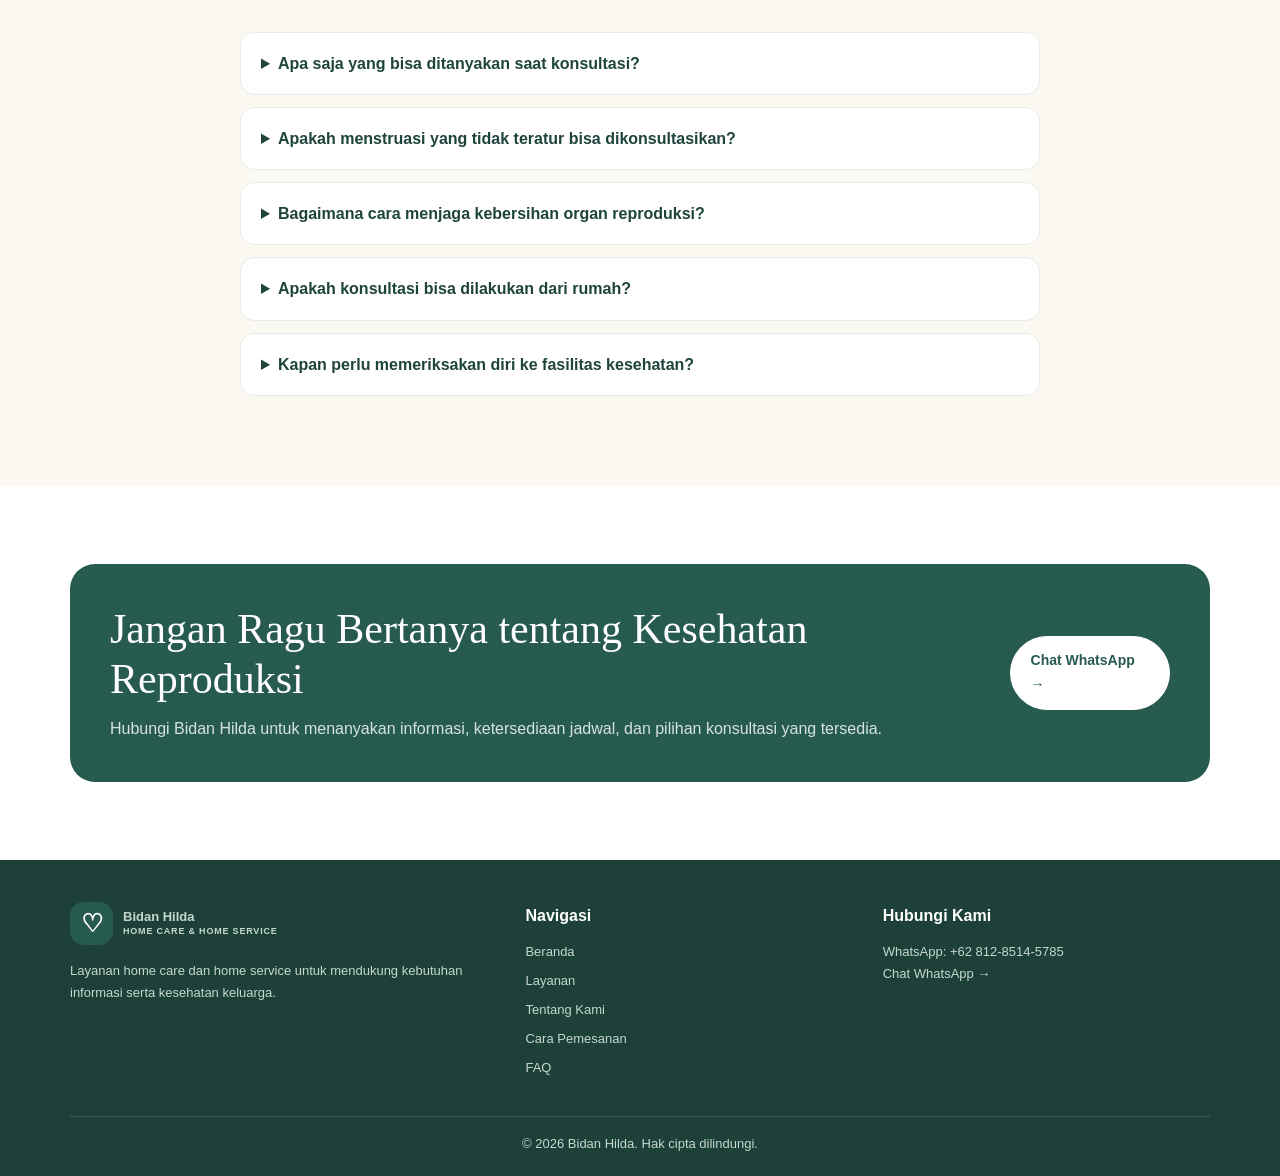
<file: konsultasi-kesehatan-reproduksi.html>
<!DOCTYPE html>
<html lang="id">
<head>
  <meta charset="UTF-8">
  <meta name="viewport" content="width=device-width, initial-scale=1.0">
  <meta name="description" content="Informasi konsultasi kesehatan reproduksi bersama Bidan Hilda. Pelajari kesehatan menstruasi, kebersihan organ reproduksi, dan perencanaan keluarga.">
  <title>Konsultasi Kesehatan Reproduksi | Bidan Hilda</title>
  <link rel="stylesheet" href="style.css">
</head>
<body>

  <!-- NAVBAR -->
  <header class="header">
    <div class="container navbar">
      <a href="index.html" class="brand">
        <span class="brand-icon">♡</span>
        <span>
          Bidan Hilda
          <small>HOME CARE & HOME SERVICE</small>
        </span>
      </a>

      <button class="menu-toggle" id="menuToggle"
        aria-label="Buka menu" aria-expanded="false" type="button">☰</button>

      <nav class="nav-links" id="navLinks">
        <a href="index.html">Beranda</a>

        <div class="dropdown">
          <a href="index.html#layanan" class="dropdown-toggle" aria-expanded="false">
            Layanan <span class="dropdown-arrow">⌄</span>
          </a>
          <div class="dropdown-menu">
            <a href="cek-gula-darah.html">Cek Gula Darah</a>
            <a href="cek-kolesterol.html">Cek Kolesterol</a>
            <a href="cek-asam-urat.html">Cek Asam Urat</a>
            <a href="cek-tekanan-darah.html">Cek Tekanan Darah</a>
            <a href="konsultasi-kesehatan.html">Konsultasi Kesehatan</a>
            <a href="pemeriksaan-darah-kehamilan.html">Pemeriksaan Darah Kehamilan</a>
            <a href="konsultasi-kebidanan.html">Konsultasi Kebidanan</a>
            <a href="kesehatan-ibu-anak.html">Kesehatan Ibu dan Anak</a>
            <a href="konsultasi-kesehatan-reproduksi.html">Konsultasi Kesehatan Reproduksi</a>
          </div>
        </div>

    <a href="tentang-kami.html">Tentang Kami</a>
            <a href="cara-pemesanan.html">Cara Pemesanan</a>
            <a href="faq.html">FAQ</a>
      </nav>

      <a href="https://wa.me/6281285145785?text=Halo%20Bidan%20Hilda%2C%20saya%20ingin%20bertanya%20tentang%20kesehatan%20reproduksi."
        class="btn nav-contact" target="_blank" rel="noopener noreferrer">
        Hubungi Kami
      </a>
    </div>
  </header>

  <main>

    <!-- HERO -->
    <section class="hero">
      <div class="container hero-grid">
        <div>
          <span class="badge">Peduli Kesehatan Perempuan</span>

          <h1>
            Konsultasi <em>Kesehatan Reproduksi</em>
          </h1>

          <p>
            Kenali dan jaga kesehatan reproduksi dengan informasi yang tepat.
            Konsultasikan pertanyaan seputar menstruasi, kebersihan organ
            reproduksi, perencanaan keluarga, dan kesehatan perempuan.
          </p>

          <div class="hero-actions">
            <a href="https://wa.me/6281285145785?text=Halo%20Bidan%20Hilda%2C%20saya%20ingin%20konsultasi%20kesehatan%20reproduksi."
              class="btn" target="_blank" rel="noopener noreferrer">
              Konsultasi via WhatsApp →
            </a>
            <a href="#detail-layanan" class="btn btn-outline">
              Pelajari Layanan
            </a>
          </div>

          <div class="trust">
            <span>✓ Edukasi kesehatan perempuan</span>
            <span>✓ Informasi yang mudah dipahami</span>
            <span>✓ Konsultasi sesuai kebutuhan</span>
          </div>

          <p style="font-size:12px; margin-top:12px;">
            Hubungi kami untuk menanyakan ketersediaan dan jadwal konsultasi.
          </p>
        </div>

        <div class="hero-visual">
          <div class="hero-circle">
            <div class="hero-emoji">🌷</div>
          </div>

          <div class="float-card float-top">
            <strong>Kesehatan Perempuan</strong>
            <span>Kenali tubuh lebih baik</span>
          </div>

          <div class="float-card float-bottom">
            <strong>Peduli Diri</strong>
            <span>Mulai dari informasi yang tepat</span>
          </div>
        </div>
      </div>
    </section>

    <!-- DETAIL LAYANAN -->
    <section class="section" id="detail-layanan">
      <div class="container">
        <div class="section-heading">
          <span class="badge">Tentang Layanan</span>
          <h2>Pahami Kesehatan Reproduksi Anda</h2>
          <p>
            Kesehatan reproduksi merupakan bagian penting dari kesehatan
            secara keseluruhan. Memahami perubahan tubuh membantu Anda
            mengetahui kapan perlu mencari bantuan tenaga kesehatan.
          </p>
        </div>

        <div class="detail-grid">
          <div>
            <h3>Apa Itu Konsultasi Kesehatan Reproduksi?</h3>
            <p>
              Konsultasi kesehatan reproduksi adalah kesempatan untuk
              memperoleh informasi dan membicarakan pertanyaan seputar
              organ reproduksi, menstruasi, kebersihan area intim,
              serta perencanaan keluarga.
            </p>

            <p>
              Konsultasi dapat membantu Anda memahami kondisi yang dialami,
              mengenali tanda yang perlu diperhatikan, dan mengetahui
              kapan pemeriksaan langsung diperlukan.
            </p>

            <h3>Topik yang Bisa Ditanyakan</h3>
            <ul>
              <li>Informasi mengenai siklus dan keluhan menstruasi.</li>
              <li>Edukasi menjaga kebersihan organ reproduksi.</li>
              <li>Informasi perubahan tubuh pada masa pubertas.</li>
              <li>Edukasi mengenai kesehatan reproduksi perempuan.</li>
              <li>Informasi umum mengenai kontrasepsi dan perencanaan keluarga.</li>
              <li>Pertanyaan mengenai keluhan yang perlu diperiksakan.</li>
            </ul>
          </div>

          <aside class="detail-panel">
            <h3>Manfaat Konsultasi</h3>

            <p>
              <strong>01. Mengenali kondisi tubuh</strong><br>
              Memahami perubahan tubuh dan siklus menstruasi dengan lebih baik.
            </p>

            <p>
              <strong>02. Mendapatkan edukasi</strong><br>
              Memperoleh informasi tentang kebersihan dan perawatan kesehatan reproduksi.
            </p>

            <p>
              <strong>03. Mengetahui langkah selanjutnya</strong><br>
              Memahami kapan perlu melakukan pemeriksaan atau berkonsultasi
              lebih lanjut dengan tenaga kesehatan.
            </p>

            <div class="notice">
              Konsultasi informasi tidak menggantikan pemeriksaan langsung,
              diagnosis, atau penanganan medis yang diperlukan.
            </div>
          </aside>
        </div>
      </div>
    </section>

    <!-- KEUNGGULAN -->
    <section class="section section-soft">
      <div class="container">
        <div class="section-heading">
          <span class="badge">Pentingnya Edukasi</span>
          <h2>Mulai Peduli dengan Kesehatan Reproduksi</h2>
          <p>
            Informasi yang benar membantu Anda mengambil keputusan
            yang lebih baik untuk menjaga kesehatan diri.
          </p>
        </div>

        <div class="service-grid">
          <div class="service-card">
            <div class="service-icon">♡</div>
            <h3>Kenali Tubuh</h3>
            <p>
              Pelajari perubahan tubuh dan siklus menstruasi agar lebih
              memahami kondisi diri sendiri.
            </p>
          </div>

          <div class="service-card">
            <div class="service-icon">✿</div>
            <h3>Jaga Kebersihan</h3>
            <p>
              Pahami kebiasaan menjaga kebersihan organ reproduksi
              yang sesuai dan aman.
            </p>
          </div>

          <div class="service-card">
            <div class="service-icon">☘</div>
            <h3>Informasi yang Tepat</h3>
            <p>
              Cari informasi kesehatan reproduksi dari tenaga kesehatan
              yang kompeten dan sumber tepercaya.
            </p>
          </div>
        </div>
      </div>
    </section>

    <!-- CARA KONSULTASI -->
    <section class="section">
      <div class="container">
        <div class="section-heading">
          <span class="badge">Cara Konsultasi</span>
          <h2>Langkah Mudah Menghubungi Bidan Hilda</h2>
          <p>
            Ikuti langkah berikut untuk menanyakan informasi konsultasi
            kesehatan reproduksi.
          </p>
        </div>

        <div class="steps">
          <div class="step">
            <span>01</span>
            <h3>Hubungi WhatsApp</h3>
            <p>
              Klik tombol WhatsApp untuk memulai percakapan dengan Bidan Hilda.
            </p>
          </div>

          <div class="step">
            <span>02</span>
            <h3>Sampaikan Pertanyaan</h3>
            <p>
              Jelaskan topik atau keluhan yang ingin Anda konsultasikan.
            </p>
          </div>

          <div class="step">
            <span>03</span>
            <h3>Tanyakan Layanan</h3>
            <p>
              Konfirmasikan jadwal, ketersediaan, dan bentuk konsultasi
              yang dapat dilakukan.
            </p>
          </div>

          <div class="step">
            <span>04</span>
            <h3>Ikuti Arahan</h3>
            <p>
              Ikuti saran yang sesuai dan lakukan pemeriksaan langsung
              jika diperlukan.
            </p>
          </div>
        </div>
      </div>
    </section>

    <!-- FAQ -->
    <section class="section section-soft">
      <div class="container">
        <div class="section-heading">
          <span class="badge">FAQ</span>
          <h2>Pertanyaan yang Sering Diajukan</h2>
          <p>
            Temukan jawaban atas beberapa pertanyaan umum mengenai
            konsultasi kesehatan reproduksi.
          </p>
        </div>

        <div class="faq-list">
          <details>
            <summary>Apa saja yang bisa ditanyakan saat konsultasi?</summary>
            <p>
              Anda dapat menanyakan informasi umum tentang menstruasi,
              kebersihan organ reproduksi, perubahan tubuh, kontrasepsi,
              dan perencanaan keluarga. Ketersediaan topik konsultasi
              dapat dikonfirmasi melalui WhatsApp.
            </p>
          </details>

          <details>
            <summary>Apakah menstruasi yang tidak teratur bisa dikonsultasikan?</summary>
            <p>
              Ya, Anda dapat menanyakan informasi mengenai siklus menstruasi
              yang tidak teratur. Penyebabnya beragam sehingga tenaga kesehatan
              mungkin menyarankan pemeriksaan sesuai kondisi Anda.
            </p>
          </details>

          <details>
            <summary>Bagaimana cara menjaga kebersihan organ reproduksi?</summary>
            <p>
              Jaga kebersihan area intim dengan cara yang lembut, hindari
              produk pewangi yang dapat menyebabkan iritasi, dan gunakan
              pakaian dalam yang bersih. Jika terdapat keluhan, konsultasikan
              dengan tenaga kesehatan.
            </p>
          </details>

          <details>
            <summary>Apakah konsultasi bisa dilakukan dari rumah?</summary>
            <p>
              Hubungi Bidan Hilda untuk menanyakan pilihan konsultasi
              dan ketersediaan layanan home service.
            </p>
          </details>

          <details>
            <summary>Kapan perlu memeriksakan diri ke fasilitas kesehatan?</summary>
            <p>
              Segera cari pertolongan medis jika mengalami nyeri panggul
              yang hebat, perdarahan yang sangat banyak, demam disertai
              nyeri panggul, atau kondisi lain yang terasa darurat.
              Jangan menunggu balasan WhatsApp jika membutuhkan pertolongan segera.
            </p>
          </details>
        </div>
      </div>
    </section>

    <!-- CTA -->
    <section class="section">
      <div class="container">
        <div class="cta">
          <div>
            <h2>Jangan Ragu Bertanya tentang Kesehatan Reproduksi</h2>
            <p>
              Hubungi Bidan Hilda untuk menanyakan informasi,
              ketersediaan jadwal, dan pilihan konsultasi yang tersedia.
            </p>
          </div>

          <a href="https://wa.me/6281285145785?text=Halo%20Bidan%20Hilda%2C%20saya%20ingin%20bertanya%20tentang%20kesehatan%20reproduksi."
            class="btn btn-light" target="_blank" rel="noopener noreferrer">
            Chat WhatsApp →
          </a>
        </div>
      </div>
    </section>

  </main>

  <!-- FOOTER -->
  <footer class="footer">
    <div class="container footer-grid">
      <div>
        <a href="index.html" class="brand footer-brand">
          <span class="brand-icon">♡</span>
          <span>
            Bidan Hilda
            <small>HOME CARE & HOME SERVICE</small>
          </span>
        </a>

        <p>
          Layanan home care dan home service untuk mendukung
          kebutuhan informasi serta kesehatan keluarga.
        </p>
      </div>

      <div>
        <h3>Navigasi</h3>
        <a href="index.html">Beranda</a>
        <a href="index.html#layanan">Layanan</a>
        <a href="index.html#tentang">Tentang Kami</a>
        <a href="index.html#cara-pesan">Cara Pemesanan</a>
        <a href="index.html#faq">FAQ</a>
      </div>

      <div>
        <h3>Hubungi Kami</h3>
        <p>WhatsApp: +62 812-8514-5785</p>
        <a href="https://wa.me/6281285145785?text=Halo%20Bidan%20Hilda%2C%20saya%20ingin%20bertanya%20tentang%20kesehatan%20reproduksi."
          target="_blank" rel="noopener noreferrer">
          Chat WhatsApp →
        </a>
      </div>
    </div>

    <div class="container copyright">
      <p>© <span id="year"></span> Bidan Hilda. Hak cipta dilindungi.</p>
    </div>
  </footer>

  <!-- FLOATING WHATSAPP -->
  <a href="https://wa.me/6281285145785?text=Halo%20Bidan%20Hilda%2C%20saya%20ingin%20bertanya%20tentang%20kesehatan%20reproduksi."
    class="wa-float" target="_blank" rel="noopener noreferrer"
    aria-label="Hubungi Bidan Hilda melalui WhatsApp">
    ☏
  </a>

  <script src="script.js"></script>
  <script>
    document.getElementById("year").textContent = new Date().getFullYear();
  </script>

</body>
</html>
</file>
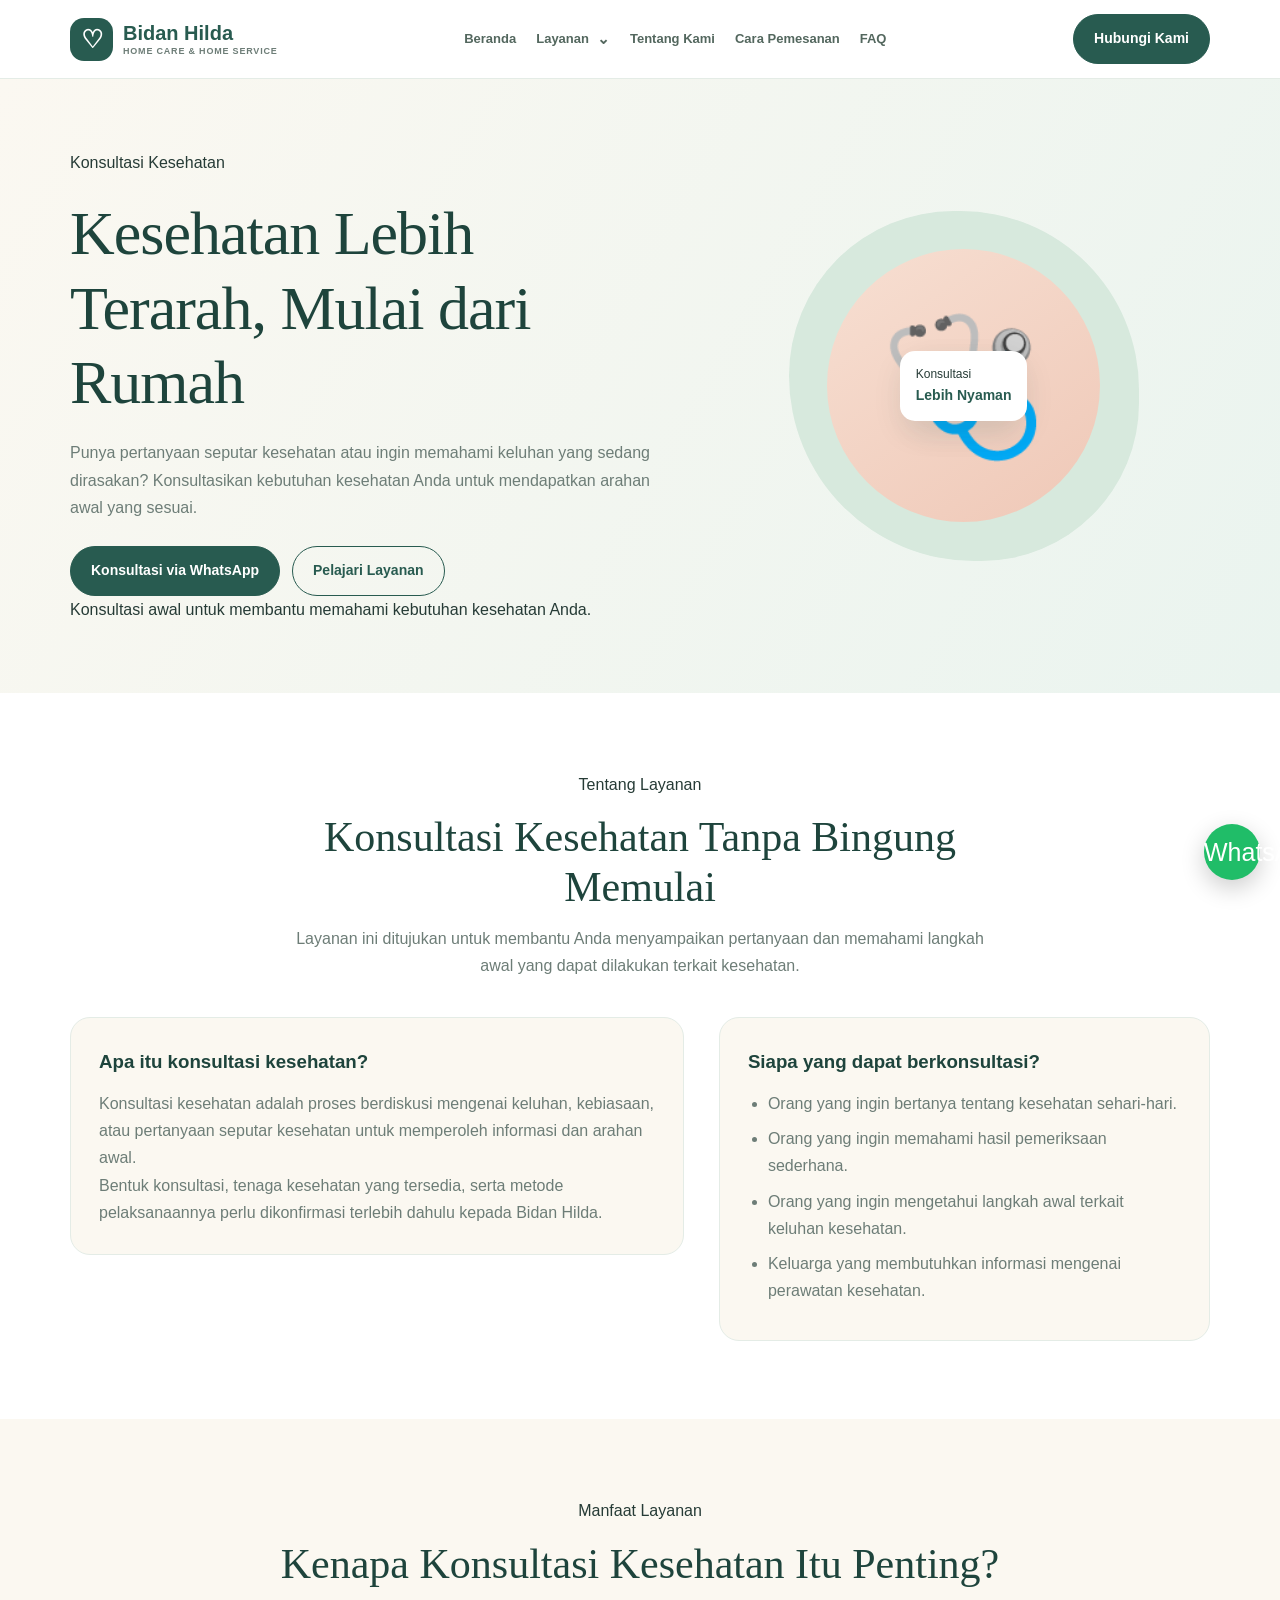
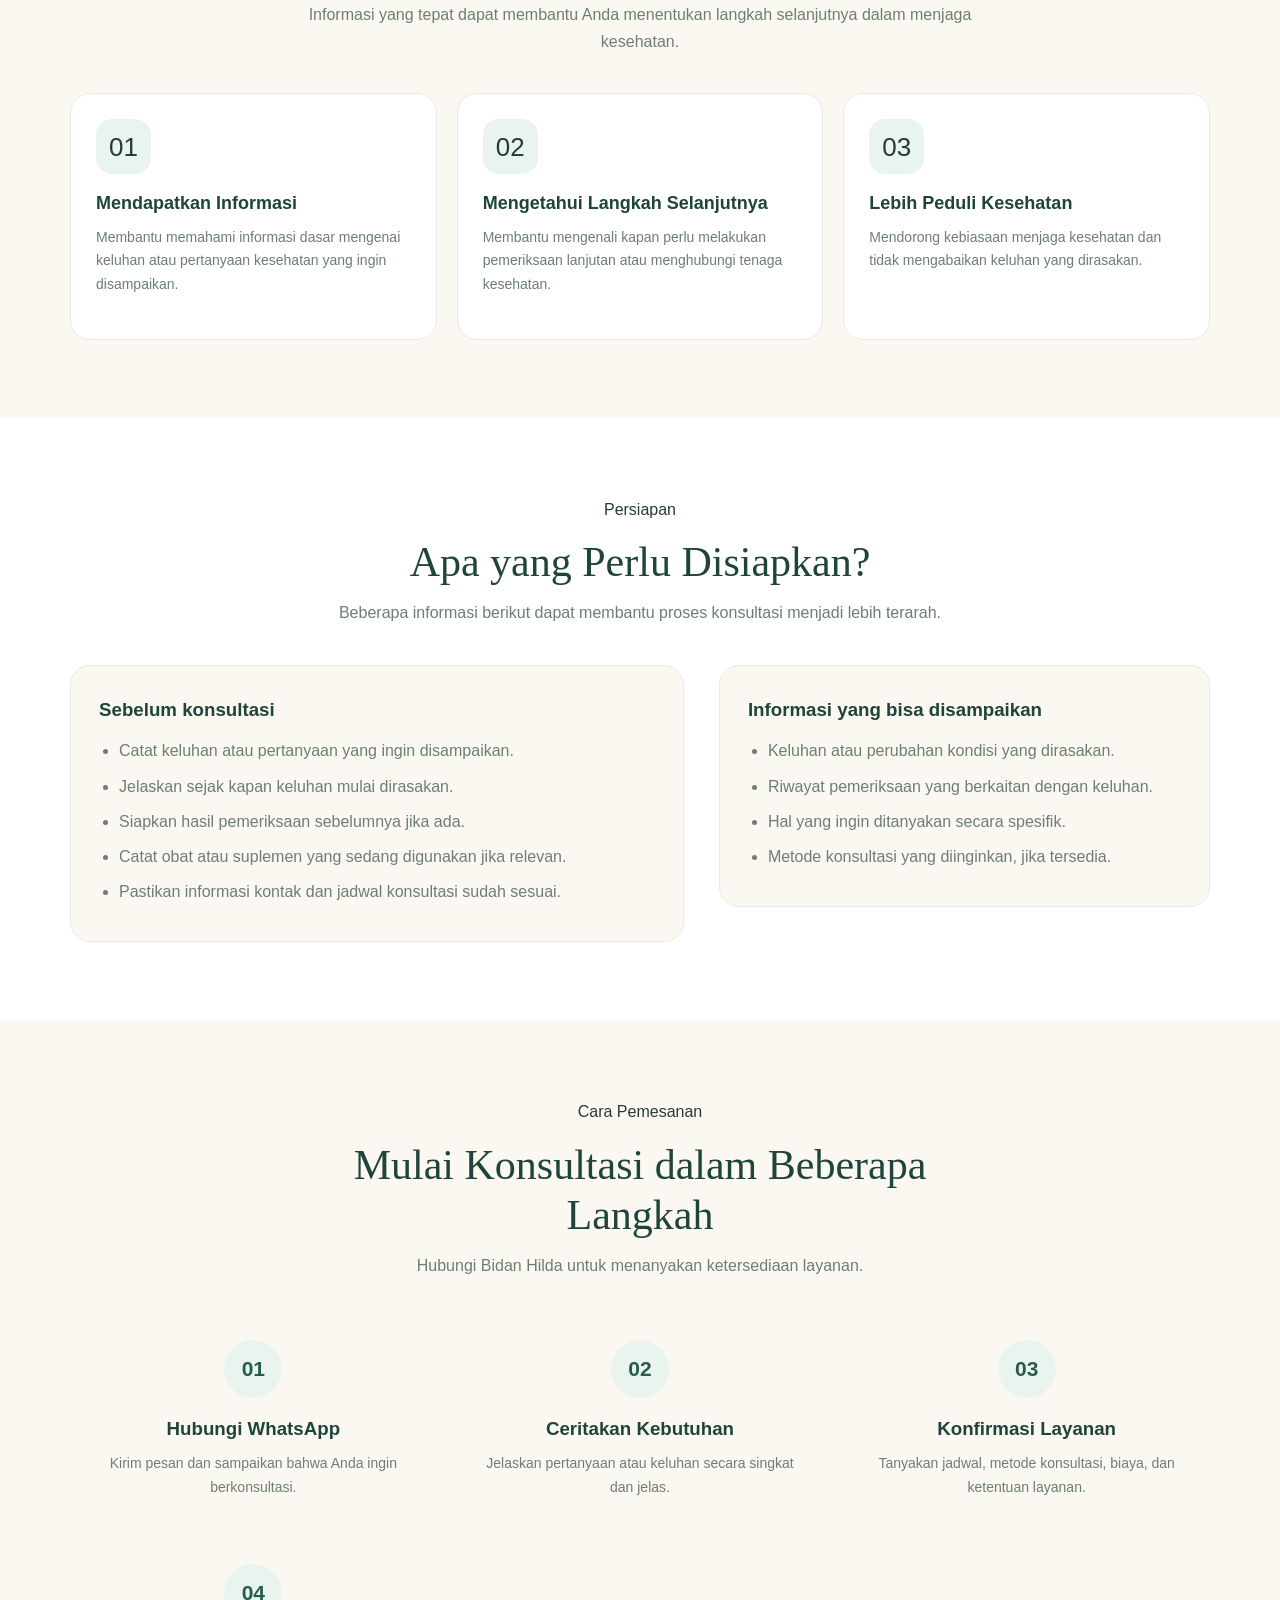
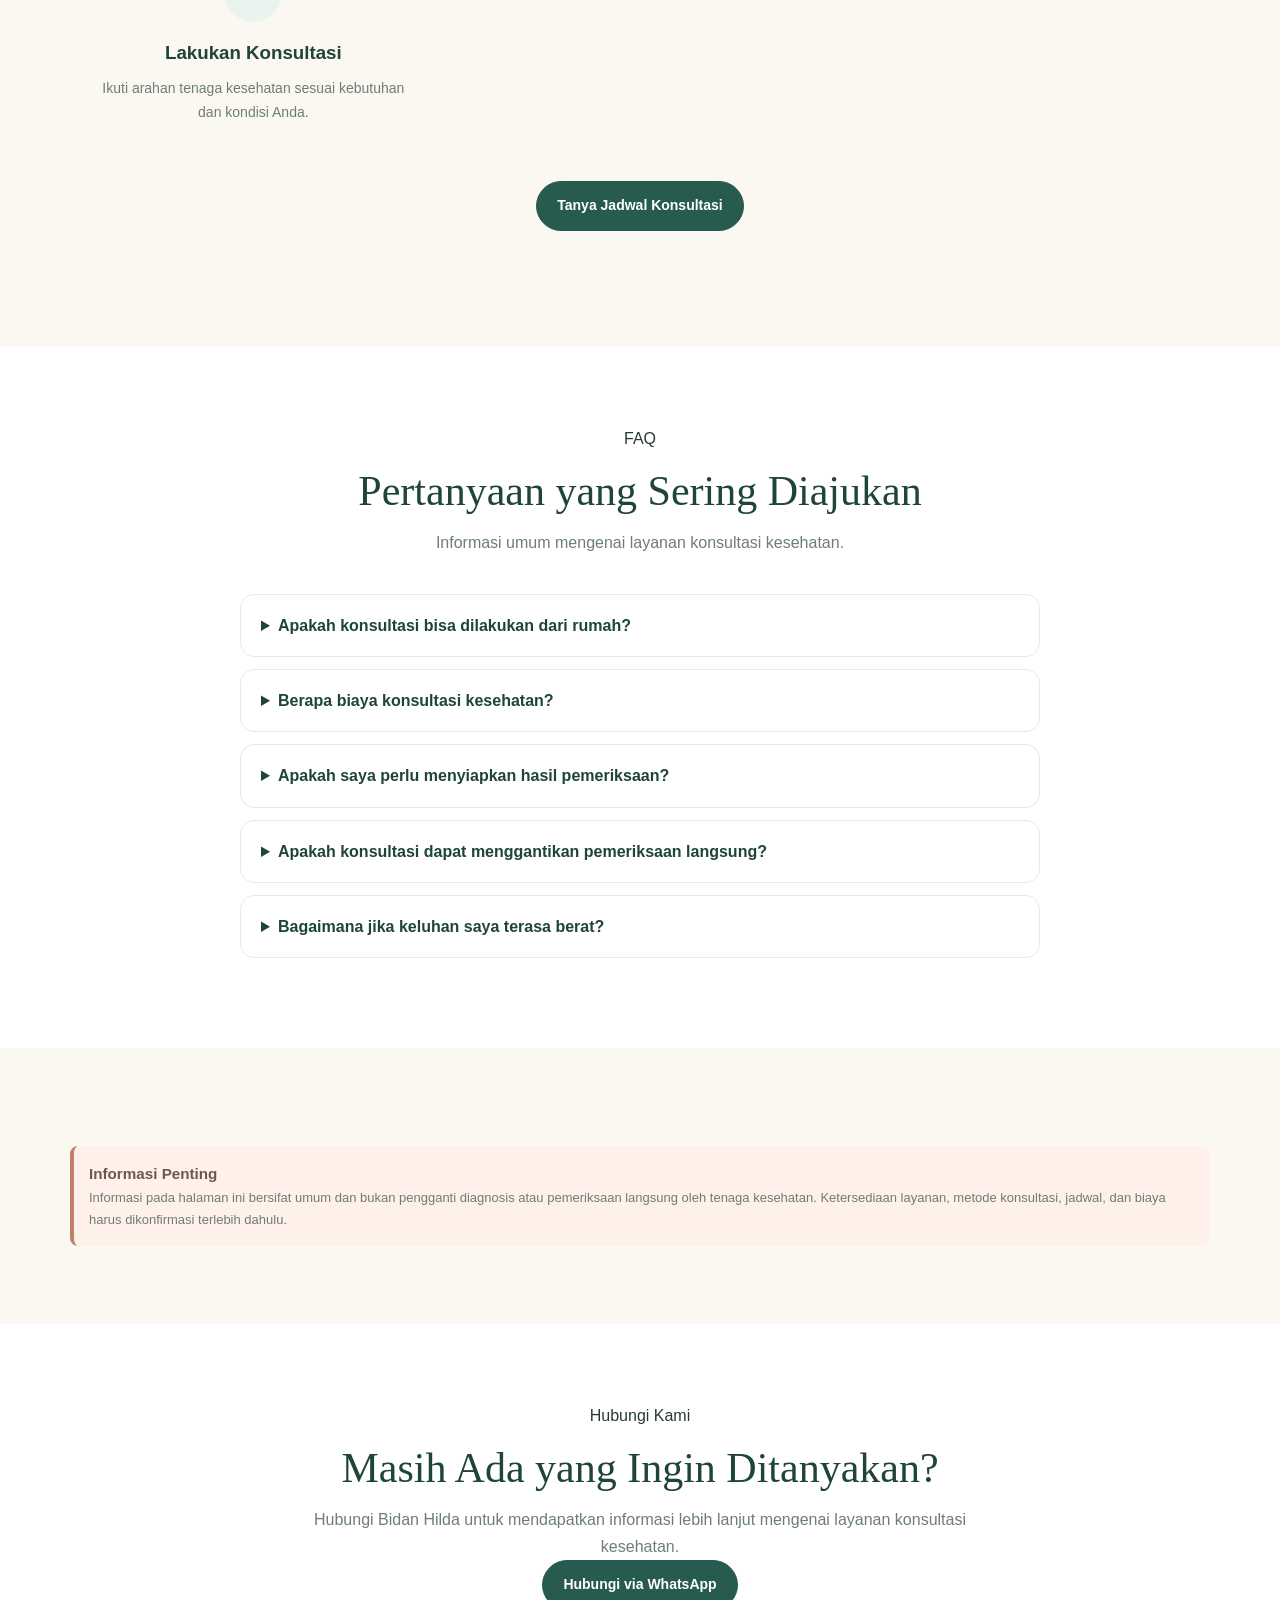
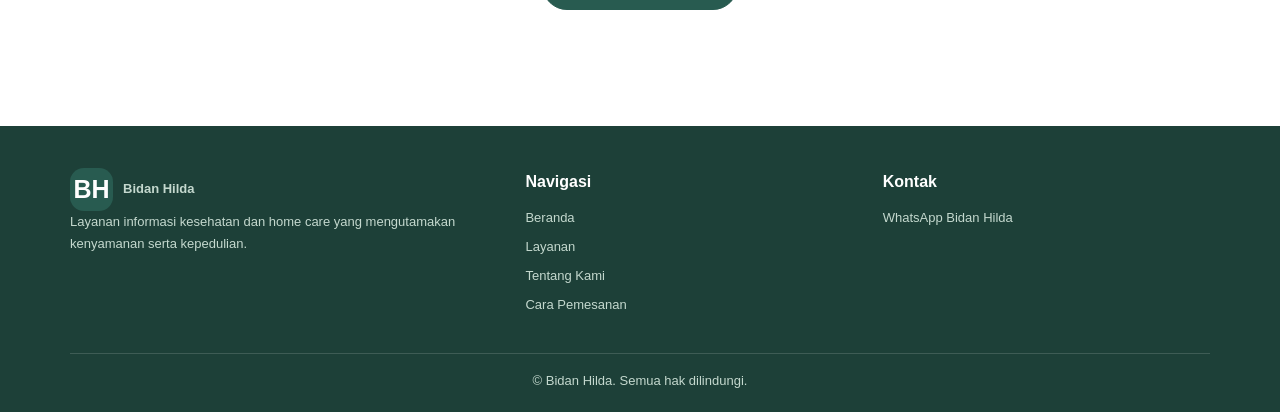
<file: konsultasi-kesehatan.html>
<!DOCTYPE html>
<html lang="id">
<head>
    <meta charset="UTF-8">
    <meta name="viewport" content="width=device-width, initial-scale=1.0">
    <meta name="description" content="Layanan konsultasi kesehatan home care Bidan Hilda. Konsultasikan keluhan dan pertanyaan kesehatan dengan lebih nyaman dari rumah.">
    <title>Konsultasi Kesehatan | Bidan Hilda</title>
    <link rel="stylesheet" href="style.css">
</head>
<body>

<header class="header">
    <div class="container navbar">
        <a href="index.html" class="brand">
            <span class="brand-icon">♡</span>
            <span>
                Bidan Hilda
                <small>HOME CARE & HOME SERVICE</small>
            </span>
        </a>

        <button class="menu-toggle" id="menuToggle"
            aria-label="Buka menu" aria-expanded="false" type="button">
            ☰
        </button>

        <nav class="nav-links" id="navLinks">
            <a href="index.html">Beranda</a>

            <div class="dropdown">
                <a href="index.html#layanan"
                   class="dropdown-toggle"
                   aria-expanded="false">
                    Layanan <span class="dropdown-arrow">⌄</span>
                </a>

                <div class="dropdown-menu">
                    <a href="cek-gula-darah.html">Cek Gula Darah</a>
                    <a href="cek-kolesterol.html">Cek Kolesterol</a>
                    <a href="cek-asam-urat.html">Cek Asam Urat</a>
                    <a href="cek-tekanan-darah.html">Cek Tekanan Darah</a>
                    <a href="konsultasi-kesehatan.html">Konsultasi Kesehatan</a>
                    <a href="pemeriksaan-darah-kehamilan.html">Pemeriksaan Darah Kehamilan</a>
                    <a href="konsultasi-kebidanan.html">Konsultasi Kebidanan</a>
                    <a href="kesehatan-ibu-anak.html">Kesehatan Ibu dan Anak</a>
                    <a href="konsultasi-kesehatan-reproduksi.html">Konsultasi Kesehatan Reproduksi</a>
                </div>
            </div>

            <a href="tentang-kami.html">Tentang Kami</a>
            <a href="cara-pemesanan.html">Cara Pemesanan</a>
            <a href="faq.html">FAQ</a>
        </nav>

        <a href="https://wa.me/6281285145785?text=Halo%20Bidan%20Hilda%2C%20saya%20ingin%20bertanya%20tentang%20cek%20tekanan%20darah."
           class="btn nav-contact"
           target="_blank" rel="noopener noreferrer">
            Hubungi Kami
        </a>
    </div>
</header>

<main>
    <section class="hero">
        <div class="container hero-grid">
            <div class="hero-content">
                <span class="eyebrow">Konsultasi Kesehatan</span>
                <h1>Kesehatan Lebih Terarah, Mulai dari <span>Rumah</span></h1>
                <p>
                    Punya pertanyaan seputar kesehatan atau ingin memahami keluhan
                    yang sedang dirasakan? Konsultasikan kebutuhan kesehatan Anda
                    untuk mendapatkan arahan awal yang sesuai.
                </p>

                <div class="hero-actions">
                    <a href="https://wa.me/6281285145785?text=Halo%20Bidan%20Hilda%2C%20saya%20ingin%20bertanya%20tentang%20layanan%20konsultasi%20kesehatan."
                       class="btn btn-primary" target="_blank" rel="noopener noreferrer">
                        Konsultasi via WhatsApp
                    </a>
                    <a href="#tentang-layanan" class="btn btn-outline">Pelajari Layanan</a>
                </div>

                <div class="hero-note">
                    Konsultasi awal untuk membantu memahami kebutuhan kesehatan Anda.
                </div>
            </div>

            <div class="hero-visual">
                <div class="hero-circle">
                    <div class="hero-emoji">🩺</div>
                </div>
                <div class="float-card float-card-top">
                    <span>Informasi</span>
                    <strong>Kesehatan</strong>
                </div>
                <div class="float-card float-card-bottom">
                    <span>Konsultasi</span>
                    <strong>Lebih Nyaman</strong>
                </div>
            </div>
        </div>
    </section>

    <section class="section" id="tentang-layanan">
        <div class="container">
            <div class="section-heading">
                <span class="eyebrow">Tentang Layanan</span>
                <h2>Konsultasi Kesehatan Tanpa Bingung Memulai</h2>
                <p>
                    Layanan ini ditujukan untuk membantu Anda menyampaikan pertanyaan
                    dan memahami langkah awal yang dapat dilakukan terkait kesehatan.
                </p>
            </div>

            <div class="detail-grid">
                <div class="detail-panel">
                    <h3>Apa itu konsultasi kesehatan?</h3>
                    <p>
                        Konsultasi kesehatan adalah proses berdiskusi mengenai keluhan,
                        kebiasaan, atau pertanyaan seputar kesehatan untuk memperoleh
                        informasi dan arahan awal.
                    </p>
                    <p>
                        Bentuk konsultasi, tenaga kesehatan yang tersedia, serta metode
                        pelaksanaannya perlu dikonfirmasi terlebih dahulu kepada Bidan Hilda.
                    </p>
                </div>

                <div class="detail-panel">
                    <h3>Siapa yang dapat berkonsultasi?</h3>
                    <ul>
                        <li>Orang yang ingin bertanya tentang kesehatan sehari-hari.</li>
                        <li>Orang yang ingin memahami hasil pemeriksaan sederhana.</li>
                        <li>Orang yang ingin mengetahui langkah awal terkait keluhan kesehatan.</li>
                        <li>Keluarga yang membutuhkan informasi mengenai perawatan kesehatan.</li>
                    </ul>
                </div>
            </div>
        </div>
    </section>

    <section class="section section-soft">
        <div class="container">
            <div class="section-heading">
                <span class="eyebrow">Manfaat Layanan</span>
                <h2>Kenapa Konsultasi Kesehatan Itu Penting?</h2>
                <p>
                    Informasi yang tepat dapat membantu Anda menentukan langkah
                    selanjutnya dalam menjaga kesehatan.
                </p>
            </div>

            <div class="service-grid">
                <article class="service-card">
                    <div class="service-icon">01</div>
                    <h3>Mendapatkan Informasi</h3>
                    <p>
                        Membantu memahami informasi dasar mengenai keluhan atau
                        pertanyaan kesehatan yang ingin disampaikan.
                    </p>
                </article>

                <article class="service-card">
                    <div class="service-icon">02</div>
                    <h3>Mengetahui Langkah Selanjutnya</h3>
                    <p>
                        Membantu mengenali kapan perlu melakukan pemeriksaan
                        lanjutan atau menghubungi tenaga kesehatan.
                    </p>
                </article>

                <article class="service-card">
                    <div class="service-icon">03</div>
                    <h3>Lebih Peduli Kesehatan</h3>
                    <p>
                        Mendorong kebiasaan menjaga kesehatan dan tidak mengabaikan
                        keluhan yang dirasakan.
                    </p>
                </article>
            </div>
        </div>
    </section>

    <section class="section">
        <div class="container">
            <div class="section-heading">
                <span class="eyebrow">Persiapan</span>
                <h2>Apa yang Perlu Disiapkan?</h2>
                <p>
                    Beberapa informasi berikut dapat membantu proses konsultasi
                    menjadi lebih terarah.
                </p>
            </div>

            <div class="detail-grid">
                <div class="detail-panel">
                    <h3>Sebelum konsultasi</h3>
                    <ul>
                        <li>Catat keluhan atau pertanyaan yang ingin disampaikan.</li>
                        <li>Jelaskan sejak kapan keluhan mulai dirasakan.</li>
                        <li>Siapkan hasil pemeriksaan sebelumnya jika ada.</li>
                        <li>Catat obat atau suplemen yang sedang digunakan jika relevan.</li>
                        <li>Pastikan informasi kontak dan jadwal konsultasi sudah sesuai.</li>
                    </ul>
                </div>

                <div class="detail-panel">
                    <h3>Informasi yang bisa disampaikan</h3>
                    <ul>
                        <li>Keluhan atau perubahan kondisi yang dirasakan.</li>
                        <li>Riwayat pemeriksaan yang berkaitan dengan keluhan.</li>
                        <li>Hal yang ingin ditanyakan secara spesifik.</li>
                        <li>Metode konsultasi yang diinginkan, jika tersedia.</li>
                    </ul>
                </div>
            </div>
        </div>
    </section>

    <section class="section section-soft" id="cara-pesan">
        <div class="container">
            <div class="section-heading">
                <span class="eyebrow">Cara Pemesanan</span>
                <h2>Mulai Konsultasi dalam Beberapa Langkah</h2>
                <p>Hubungi Bidan Hilda untuk menanyakan ketersediaan layanan.</p>
            </div>

            <div class="steps">
                <div class="step">
                    <span class="step-number">01</span>
                    <h3>Hubungi WhatsApp</h3>
                    <p>Kirim pesan dan sampaikan bahwa Anda ingin berkonsultasi.</p>
                </div>

                <div class="step">
                    <span class="step-number">02</span>
                    <h3>Ceritakan Kebutuhan</h3>
                    <p>Jelaskan pertanyaan atau keluhan secara singkat dan jelas.</p>
                </div>

                <div class="step">
                    <span class="step-number">03</span>
                    <h3>Konfirmasi Layanan</h3>
                    <p>Tanyakan jadwal, metode konsultasi, biaya, dan ketentuan layanan.</p>
                </div>

                <div class="step">
                    <span class="step-number">04</span>
                    <h3>Lakukan Konsultasi</h3>
                    <p>Ikuti arahan tenaga kesehatan sesuai kebutuhan dan kondisi Anda.</p>
                </div>
            </div>

            <div class="section-heading" style="margin-top: 35px;">
                <a href="https://wa.me/6281285145785?text=Halo%20Bidan%20Hilda%2C%20saya%20ingin%20menanyakan%20jadwal%20dan%20biaya%20konsultasi%20kesehatan."
                   class="btn btn-primary" target="_blank" rel="noopener noreferrer">
                    Tanya Jadwal Konsultasi
                </a>
            </div>
        </div>
    </section>

    <section class="section" id="faq">
        <div class="container">
            <div class="section-heading">
                <span class="eyebrow">FAQ</span>
                <h2>Pertanyaan yang Sering Diajukan</h2>
                <p>Informasi umum mengenai layanan konsultasi kesehatan.</p>
            </div>

            <div class="faq-list">
                <details>
                    <summary>Apakah konsultasi bisa dilakukan dari rumah?</summary>
                    <p>
                        Silakan hubungi Bidan Hilda untuk memastikan apakah konsultasi
                        tersedia melalui WhatsApp, kunjungan rumah, atau metode lainnya.
                    </p>
                </details>

                <details>
                    <summary>Berapa biaya konsultasi kesehatan?</summary>
                    <p>
                        Biaya belum dicantumkan pada halaman ini. Hubungi WhatsApp
                        Bidan Hilda untuk mendapatkan informasi biaya dan ketentuan terbaru.
                    </p>
                </details>

                <details>
                    <summary>Apakah saya perlu menyiapkan hasil pemeriksaan?</summary>
                    <p>
                        Jika memiliki hasil pemeriksaan sebelumnya yang berkaitan dengan
                        pertanyaan Anda, siapkan agar dapat menjadi informasi pendukung.
                    </p>
                </details>

                <details>
                    <summary>Apakah konsultasi dapat menggantikan pemeriksaan langsung?</summary>
                    <p>
                        Tidak selalu. Konsultasi memiliki keterbatasan dan mungkin tidak
                        cukup untuk menentukan penyebab keluhan. Pemeriksaan langsung
                        dapat diperlukan sesuai kondisi Anda.
                    </p>
                </details>

                <details>
                    <summary>Bagaimana jika keluhan saya terasa berat?</summary>
                    <p>
                        Jika mengalami sesak napas berat, nyeri dada hebat, penurunan
                        kesadaran, perdarahan berat, atau kondisi darurat lainnya,
                        segera cari pertolongan medis darurat dan jangan menunggu balasan
                        WhatsApp.
                    </p>
                </details>
            </div>
        </div>
    </section>

    <section class="section section-soft">
        <div class="container">
            <div class="notice">
                <h3>Informasi Penting</h3>
                <p>
                    Informasi pada halaman ini bersifat umum dan bukan pengganti diagnosis
                    atau pemeriksaan langsung oleh tenaga kesehatan. Ketersediaan layanan,
                    metode konsultasi, jadwal, dan biaya harus dikonfirmasi terlebih dahulu.
                </p>
            </div>
        </div>
    </section>

    <section class="section">
        <div class="container">
            <div class="section-heading">
                <span class="eyebrow">Hubungi Kami</span>
                <h2>Masih Ada yang Ingin Ditanyakan?</h2>
                <p>
                    Hubungi Bidan Hilda untuk mendapatkan informasi lebih lanjut
                    mengenai layanan konsultasi kesehatan.
                </p>
                <a href="https://wa.me/6281285145785?text=Halo%20Bidan%20Hilda%2C%20saya%20ingin%20bertanya%20tentang%20konsultasi%20kesehatan."
                   class="btn btn-primary" target="_blank" rel="noopener noreferrer">
                    Hubungi via WhatsApp
                </a>
            </div>
        </div>
    </section>
</main>

<footer class="footer">
    <div class="container footer-grid">
        <div>
            <a href="index.html" class="brand">
                <span class="brand-icon">BH</span>
                <span>Bidan Hilda</span>
            </a>
            <p>
                Layanan informasi kesehatan dan home care yang mengutamakan
                kenyamanan serta kepedulian.
            </p>
        </div>

        <div>
            <h3>Navigasi</h3>
            <a href="index.html">Beranda</a>
            <a href="index.html#layanan">Layanan</a>
            <a href="index.html#tentang">Tentang Kami</a>
            <a href="index.html#cara-pesan">Cara Pemesanan</a>
        </div>

        <div>
            <h3>Kontak</h3>
            <a href="https://wa.me/6281285145785" target="_blank" rel="noopener noreferrer">
                WhatsApp Bidan Hilda
            </a>
        </div>
    </div>

    <div class="container copyright">
        <p>&copy; <span id="currentYear"></span> Bidan Hilda. Semua hak dilindungi.</p>
    </div>
</footer>

<a class="wa-float"
   href="https://wa.me/6281285145785?text=Halo%20Bidan%20Hilda"
   target="_blank"
   rel="noopener noreferrer"
   aria-label="Hubungi Bidan Hilda melalui WhatsApp">
    WhatsApp
</a>

<script src="script.js"></script>
</body>
</html>
</file>
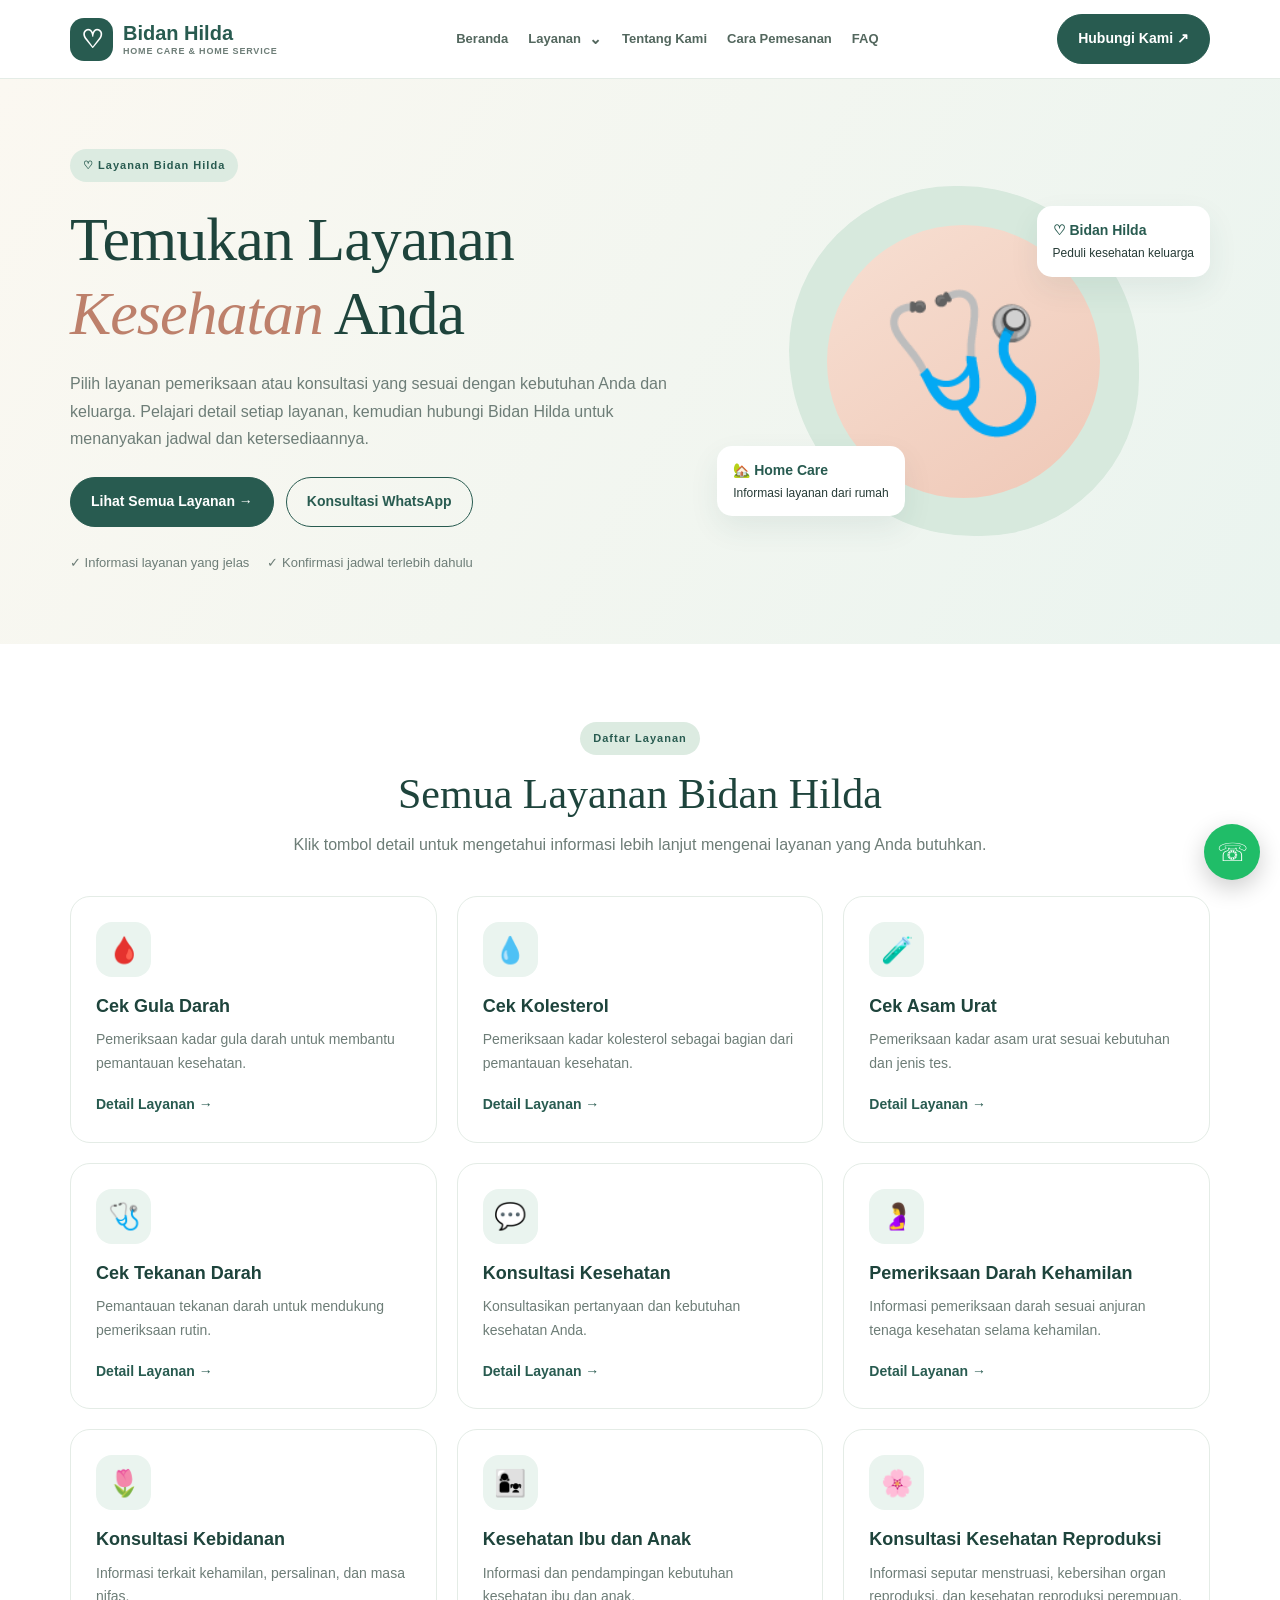
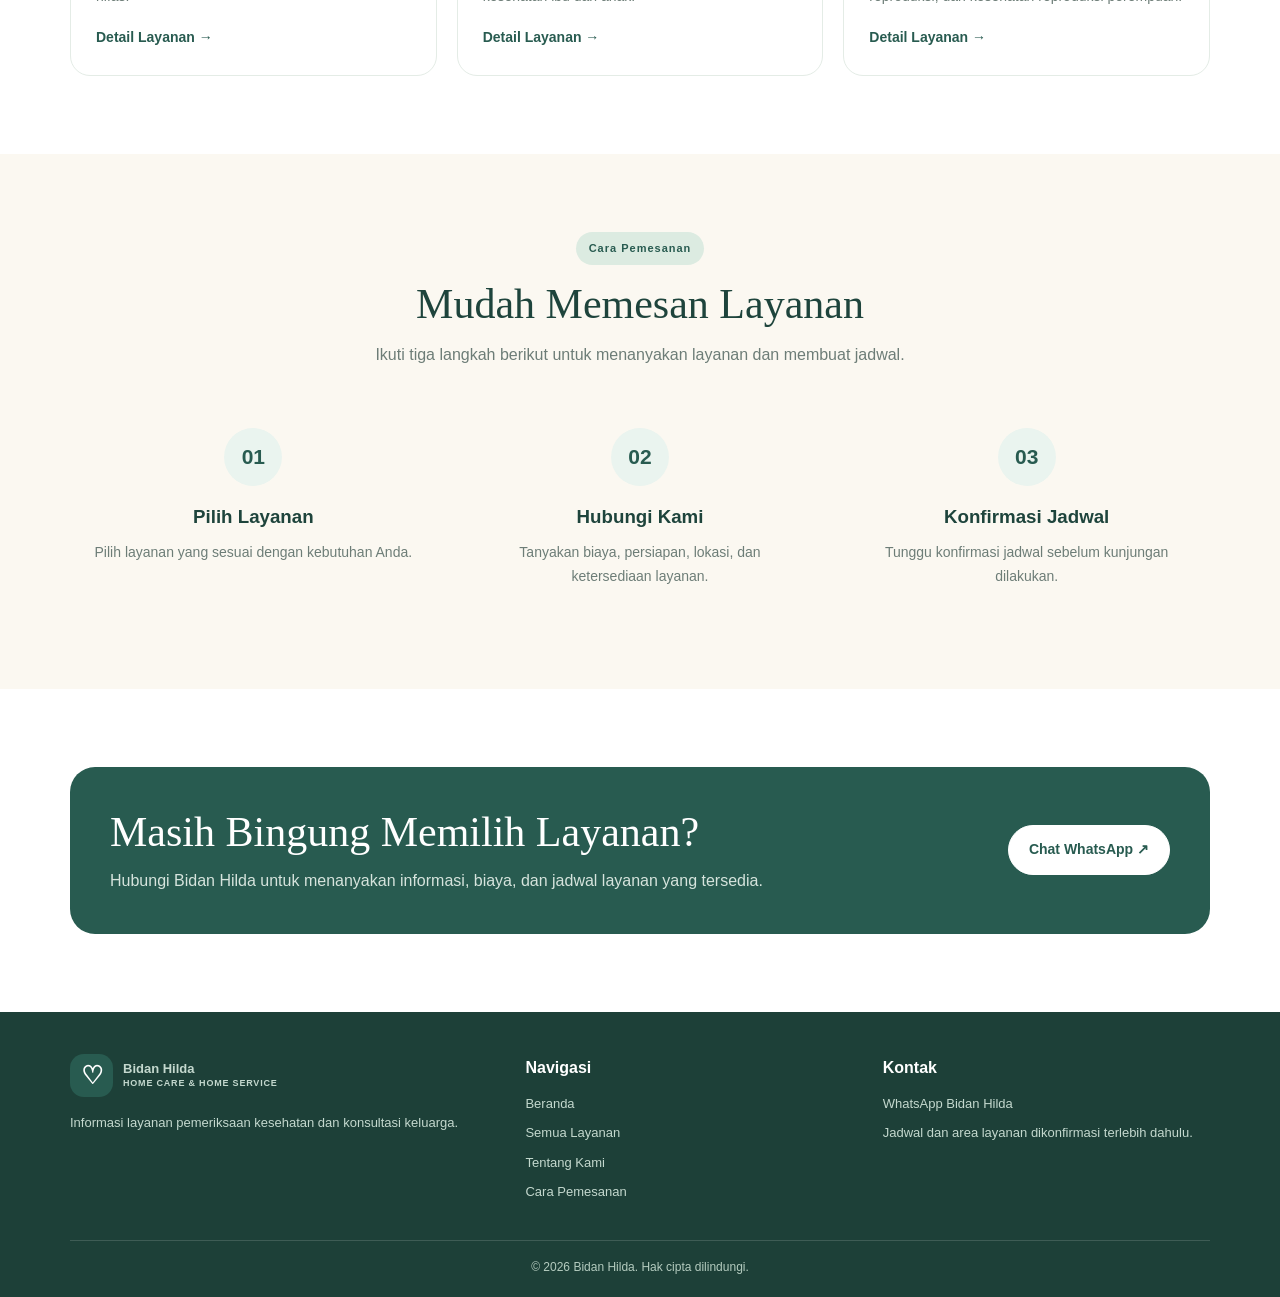
<file: layanan.html>
<!DOCTYPE html>
<html lang="id">
<head>
  <meta charset="UTF-8">
  <meta name="viewport" content="width=device-width, initial-scale=1.0">
  <meta name="description" content="Lihat semua layanan kesehatan Bidan Hilda, mulai dari pemeriksaan kesehatan hingga konsultasi ibu dan keluarga.">
  <title>Semua Layanan | Bidan Hilda</title>
  <link rel="stylesheet" href="style.css">
</head>
<body>

  <!-- NAVBAR -->
  <header class="header">
    <div class="container navbar">
      <a class="brand" href="index.html">
        <span class="brand-icon">♡</span>
        <span>
          Bidan Hilda
          <small>HOME CARE & HOME SERVICE</small>
        </span>
      </a>

      <button class="menu-toggle" id="menuToggle"
        aria-label="Buka menu" aria-expanded="false" type="button">☰</button>

      <nav class="nav-links" id="navLinks">
        <a href="index.html">Beranda</a>

        <div class="dropdown">
          <a href="layanan.html" class="dropdown-toggle" aria-expanded="false">
            Layanan <span class="dropdown-arrow">⌄</span>
          </a>

          <div class="dropdown-menu">
            <a href="cek-gula-darah.html">Cek Gula Darah</a>
            <a href="cek-kolesterol.html">Cek Kolesterol</a>
            <a href="cek-asam-urat.html">Cek Asam Urat</a>
            <a href="cek-tekanan-darah.html">Cek Tekanan Darah</a>
            <a href="konsultasi-kesehatan.html">Konsultasi Kesehatan</a>
            <a href="pemeriksaan-darah-kehamilan.html">Pemeriksaan Darah Kehamilan</a>
            <a href="konsultasi-kebidanan.html">Konsultasi Kebidanan</a>
            <a href="kesehatan-ibu-anak.html">Kesehatan Ibu dan Anak</a>
            <a href="konsultasi-kesehatan-reproduksi.html">Konsultasi Kesehatan Reproduksi</a>
            <a href="layanan.html" class="dropdown-all">Lihat Semua Layanan →</a>
          </div>
        </div>

        <a href="tentang-kami.html">Tentang Kami</a>
        <a href="cara-pemesanan.html">Cara Pemesanan</a>
        <a href="faq.html">FAQ</a>
      </nav>

      <a href="#" data-wa class="btn nav-contact">Hubungi Kami ↗</a>
    </div>
  </header>

  <main>

    <!-- HERO LAYANAN -->
    <section class="hero">
      <div class="container hero-grid">
        <div>
          <span class="badge">♡ Layanan Bidan Hilda</span>

          <h1>
            Temukan Layanan <em>Kesehatan</em> Anda
          </h1>

          <p>
            Pilih layanan pemeriksaan atau konsultasi yang sesuai dengan
            kebutuhan Anda dan keluarga. Pelajari detail setiap layanan,
            kemudian hubungi Bidan Hilda untuk menanyakan jadwal dan
            ketersediaannya.
          </p>

          <div class="hero-actions">
            <a href="#daftar-layanan" class="btn">
              Lihat Semua Layanan →
            </a>
            <a href="#" data-wa class="btn btn-outline">
              Konsultasi WhatsApp
            </a>
          </div>

          <div class="trust">
            <span>✓ Informasi layanan yang jelas</span>
            <span>✓ Konfirmasi jadwal terlebih dahulu</span>
          </div>
        </div>

        <div class="hero-visual">
          <div class="hero-circle">
            <div class="hero-emoji">🩺</div>
          </div>

          <div class="float-card float-top">
            <strong>♡ Bidan Hilda</strong>
            <span>Peduli kesehatan keluarga</span>
          </div>

          <div class="float-card float-bottom">
            <strong>🏡 Home Care</strong>
            <span>Informasi layanan dari rumah</span>
          </div>
        </div>
      </div>
    </section>

    <!-- DAFTAR LAYANAN -->
    <section class="section" id="daftar-layanan">
      <div class="container">

        <div class="section-heading">
          <span class="badge">Daftar Layanan</span>
          <h2>Semua Layanan Bidan Hilda</h2>
          <p>
            Klik tombol detail untuk mengetahui informasi lebih lanjut
            mengenai layanan yang Anda butuhkan.
          </p>
        </div>

        <div class="service-grid">

          <article class="service-card">
            <div class="service-icon">🩸</div>
            <h3>Cek Gula Darah</h3>
            <p>
              Pemeriksaan kadar gula darah untuk membantu pemantauan kesehatan.
            </p>
            <a href="cek-gula-darah.html">Detail Layanan →</a>
          </article>

          <article class="service-card">
            <div class="service-icon">💧</div>
            <h3>Cek Kolesterol</h3>
            <p>
              Pemeriksaan kadar kolesterol sebagai bagian dari pemantauan kesehatan.
            </p>
            <a href="cek-kolesterol.html">Detail Layanan →</a>
          </article>

          <article class="service-card">
            <div class="service-icon">🧪</div>
            <h3>Cek Asam Urat</h3>
            <p>
              Pemeriksaan kadar asam urat sesuai kebutuhan dan jenis tes.
            </p>
            <a href="cek-asam-urat.html">Detail Layanan →</a>
          </article>

          <article class="service-card">
            <div class="service-icon">🩺</div>
            <h3>Cek Tekanan Darah</h3>
            <p>
              Pemantauan tekanan darah untuk mendukung pemeriksaan rutin.
            </p>
            <a href="cek-tekanan-darah.html">Detail Layanan →</a>
          </article>

          <article class="service-card">
            <div class="service-icon">💬</div>
            <h3>Konsultasi Kesehatan</h3>
            <p>
              Konsultasikan pertanyaan dan kebutuhan kesehatan Anda.
            </p>
            <a href="konsultasi-kesehatan.html">Detail Layanan →</a>
          </article>

          <article class="service-card">
            <div class="service-icon">🤰</div>
            <h3>Pemeriksaan Darah Kehamilan</h3>
            <p>
              Informasi pemeriksaan darah sesuai anjuran tenaga kesehatan selama kehamilan.
            </p>
            <a href="pemeriksaan-darah-kehamilan.html">Detail Layanan →</a>
          </article>

          <article class="service-card">
            <div class="service-icon">🌷</div>
            <h3>Konsultasi Kebidanan</h3>
            <p>
              Informasi terkait kehamilan, persalinan, dan masa nifas.
            </p>
            <a href="konsultasi-kebidanan.html">Detail Layanan →</a>
          </article>

          <article class="service-card">
            <div class="service-icon">👩‍👧</div>
            <h3>Kesehatan Ibu dan Anak</h3>
            <p>
              Informasi dan pendampingan kebutuhan kesehatan ibu dan anak.
            </p>
            <a href="kesehatan-ibu-anak.html">Detail Layanan →</a>
          </article>

          <article class="service-card">
            <div class="service-icon">🌸</div>
            <h3>Konsultasi Kesehatan Reproduksi</h3>
            <p>
              Informasi seputar menstruasi, kebersihan organ reproduksi,
              dan kesehatan reproduksi perempuan.
            </p>
            <a href="konsultasi-kesehatan-reproduksi.html">Detail Layanan →</a>
          </article>

        </div>
      </div>
    </section>

    <!-- CARA PEMESANAN -->
    <section class="section section-soft">
      <div class="container">
        <div class="section-heading">
          <span class="badge">Cara Pemesanan</span>
          <h2>Mudah Memesan Layanan</h2>
          <p>
            Ikuti tiga langkah berikut untuk menanyakan layanan
            dan membuat jadwal.
          </p>
        </div>

        <div class="steps">
          <div class="step">
            <span>01</span>
            <h3>Pilih Layanan</h3>
            <p>
              Pilih layanan yang sesuai dengan kebutuhan Anda.
            </p>
          </div>

          <div class="step">
            <span>02</span>
            <h3>Hubungi Kami</h3>
            <p>
              Tanyakan biaya, persiapan, lokasi, dan ketersediaan layanan.
            </p>
          </div>

          <div class="step">
            <span>03</span>
            <h3>Konfirmasi Jadwal</h3>
            <p>
              Tunggu konfirmasi jadwal sebelum kunjungan dilakukan.
            </p>
          </div>
        </div>
      </div>
    </section>

    <!-- CTA -->
    <section class="section" id="kontak">
      <div class="container">
        <div class="cta">
          <div>
            <h2>Masih Bingung Memilih Layanan?</h2>
            <p>
              Hubungi Bidan Hilda untuk menanyakan informasi,
              biaya, dan jadwal layanan yang tersedia.
            </p>
          </div>

          <a href="#" data-wa class="btn btn-light">
            Chat WhatsApp ↗
          </a>
        </div>
      </div>
    </section>

  </main>

  <!-- FOOTER -->
  <footer class="footer">
    <div class="container footer-grid">
      <div>
        <a href="index.html" class="brand footer-brand">
          <span class="brand-icon">♡</span>
          <span>
            Bidan Hilda
            <small>HOME CARE & HOME SERVICE</small>
          </span>
        </a>
        <p>
          Informasi layanan pemeriksaan kesehatan dan konsultasi keluarga.
        </p>
      </div>

      <div>
        <h3>Navigasi</h3>
        <a href="index.html">Beranda</a>
        <a href="layanan.html">Semua Layanan</a>
        <a href="index.html#tentang">Tentang Kami</a>
        <a href="index.html#cara-pesan">Cara Pemesanan</a>
      </div>

      <div>
        <h3>Kontak</h3>
        <a href="#" data-wa>WhatsApp Bidan Hilda</a>
        <p>Jadwal dan area layanan dikonfirmasi terlebih dahulu.</p>
      </div>
    </div>

    <div class="container copyright">
      © <span id="year"></span> Bidan Hilda. Hak cipta dilindungi.
    </div>
  </footer>

  <!-- FLOATING WHATSAPP -->
  <a href="#" data-wa class="wa-float" aria-label="WhatsApp">☏</a>

  <script src="script.js"></script>
  <script>
    document.getElementById("year").textContent = new Date().getFullYear();
  </script>

</body>
</html>
</file>
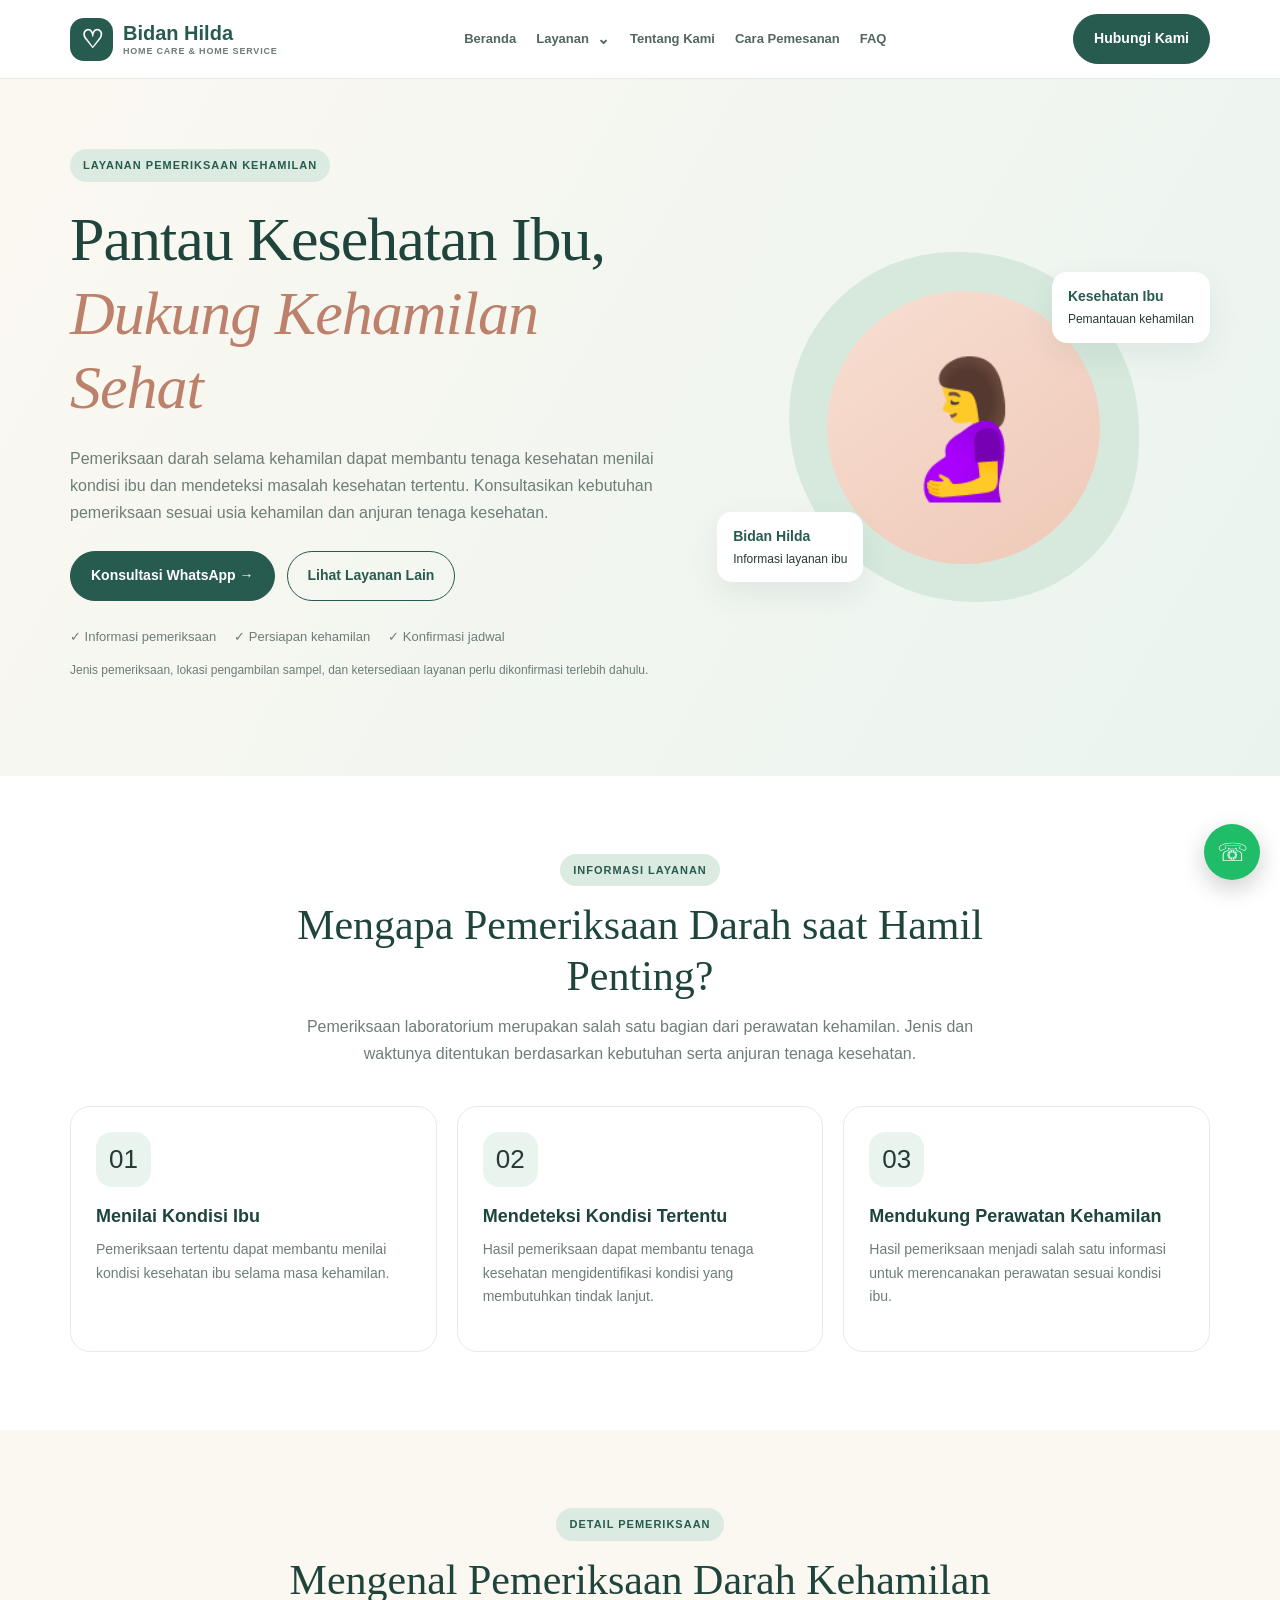
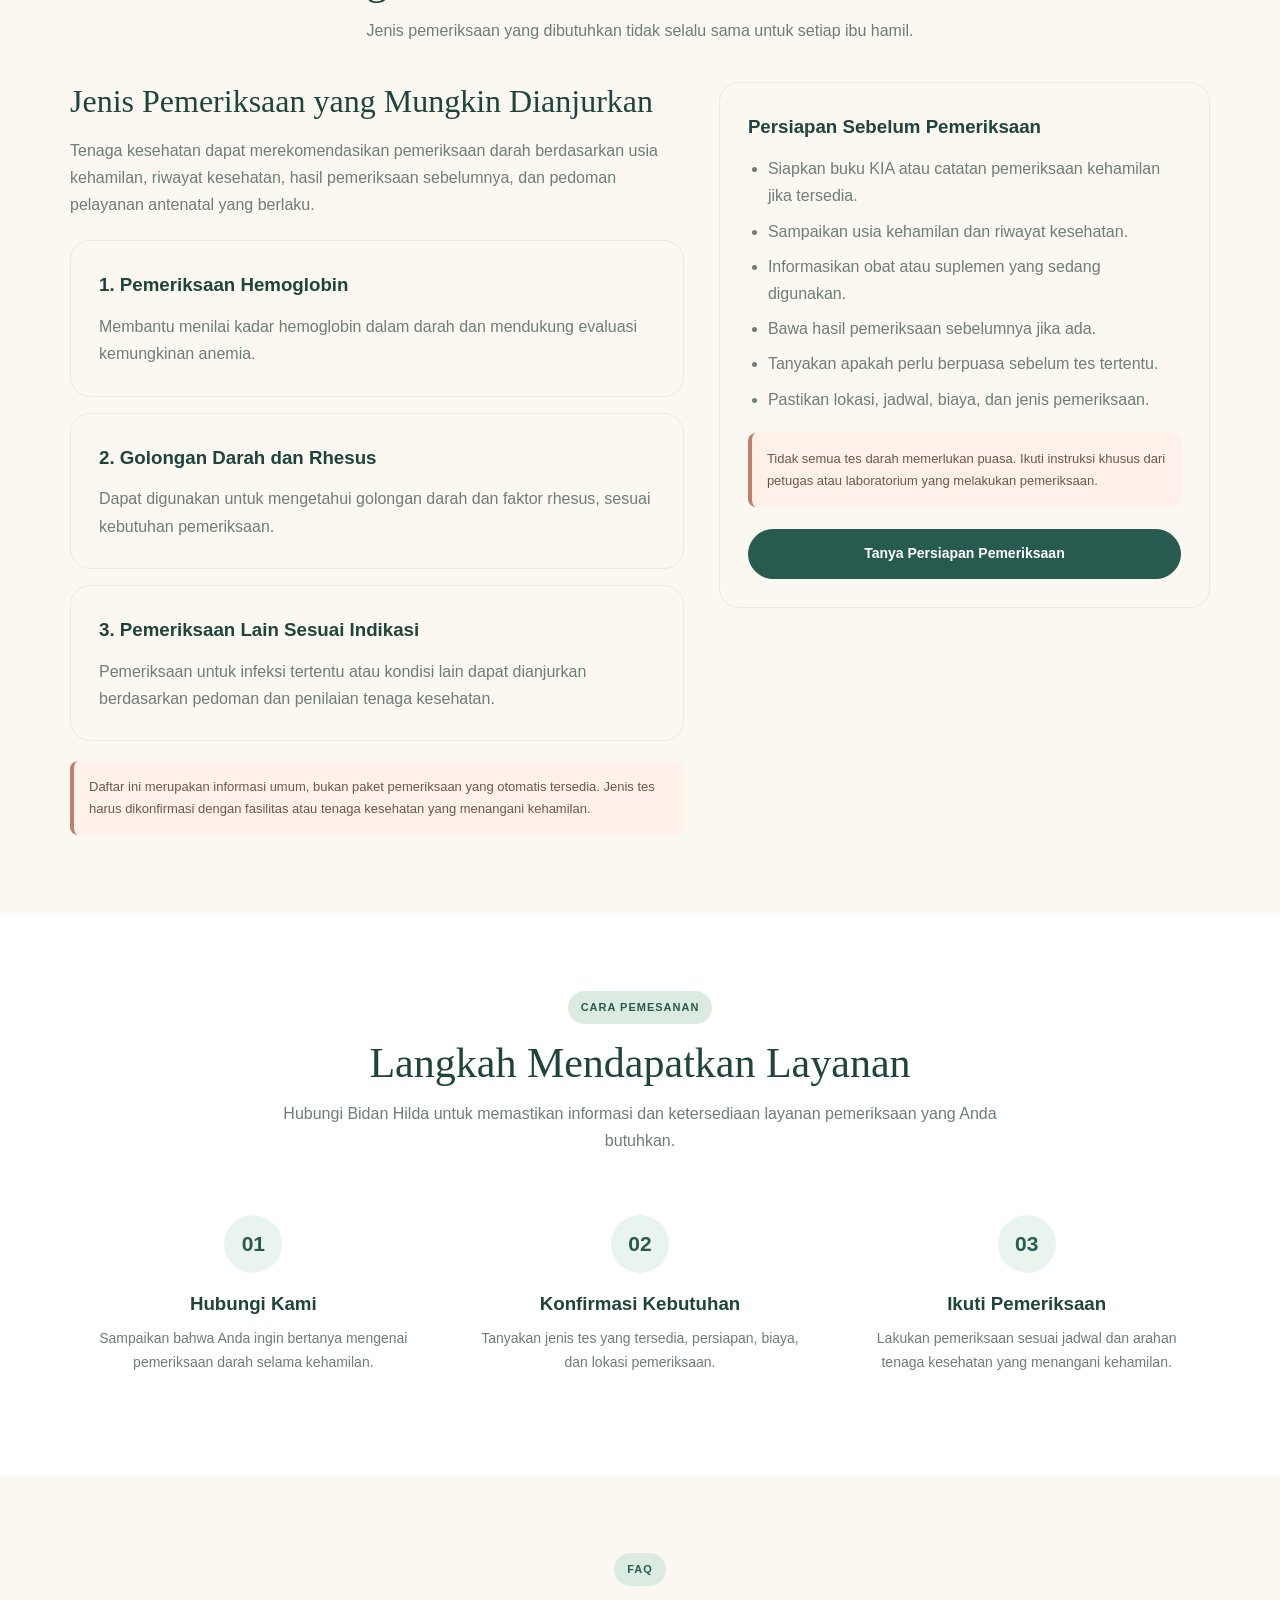
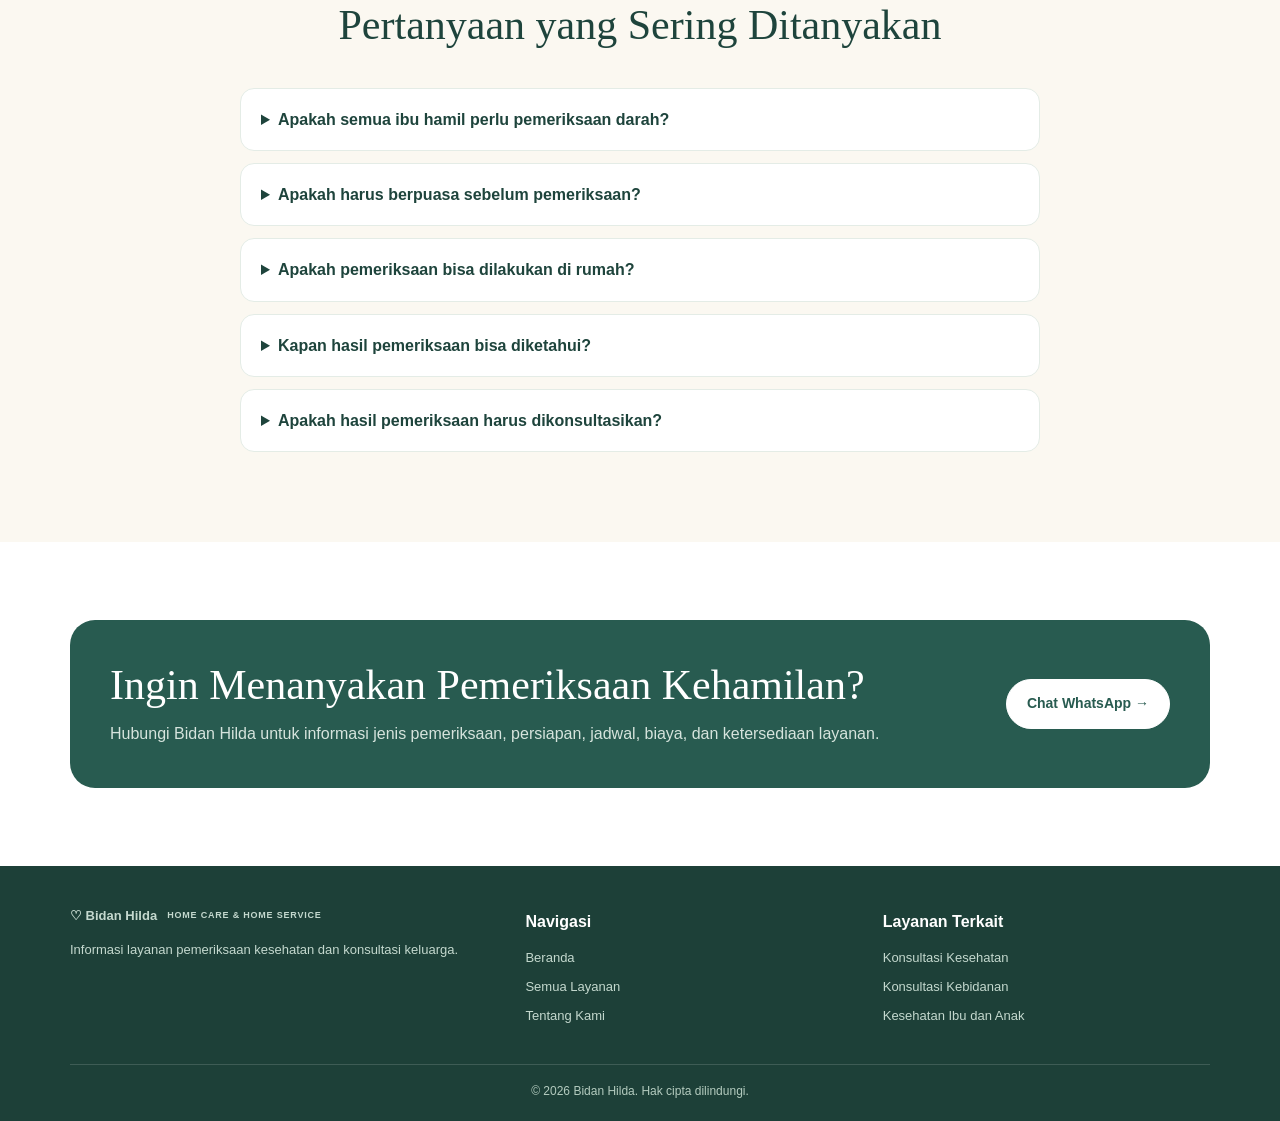
<file: pemeriksaan-darah-kehamilan.html>
<!DOCTYPE html>
<html lang="id">
<head>
    <meta charset="UTF-8">
    <meta name="viewport" content="width=device-width, initial-scale=1.0">
    <meta name="description" content="Informasi pemeriksaan darah selama kehamilan dari Bidan Hilda. Tanyakan jadwal, biaya, dan ketersediaan layanan.">
    <title>Pemeriksaan Darah Kehamilan | Bidan Hilda Home Care</title>
    <link rel="stylesheet" href="style.css">
</head>
<body>

<!-- NAVBAR -->
<header class="header">
    <div class="container navbar">
        <a href="index.html" class="brand">
            <span class="brand-icon">♡</span>
            <span>
                Bidan Hilda
                <small>HOME CARE &amp; HOME SERVICE</small>
            </span>
        </a>

        <button class="menu-toggle" id="menuToggle"
            aria-label="Buka menu" aria-expanded="false" type="button">
            ☰
        </button>

        <nav class="nav-links" id="navLinks">
            <a href="index.html">Beranda</a>

            <div class="dropdown">
                <a href="index.html#layanan"
                   class="dropdown-toggle" aria-expanded="false">
                    Layanan <span class="dropdown-arrow">⌄</span>
                </a>
                <div class="dropdown-menu">
                    <a href="cek-gula-darah.html">Cek Gula Darah</a>
                    <a href="cek-kolesterol.html">Cek Kolesterol</a>
                    <a href="cek-asam-urat.html">Cek Asam Urat</a>
                    <a href="cek-tekanan-darah.html">Cek Tekanan Darah</a>
                    <a href="konsultasi-kesehatan.html">Konsultasi Kesehatan</a>
                    <a href="pemeriksaan-darah-kehamilan.html">Pemeriksaan Darah Kehamilan</a>
                    <a href="konsultasi-kebidanan.html">Konsultasi Kebidanan</a>
                    <a href="kesehatan-ibu-anak.html">Kesehatan Ibu dan Anak</a>
                    <a href="konsultasi-kesehatan-reproduksi.html">Konsultasi Kesehatan Reproduksi</a>
                </div>
            </div>

           <a href="tentang-kami.html">Tentang Kami</a>
            <a href="cara-pemesanan.html">Cara Pemesanan</a>
            <a href="faq.html">FAQ</a>
        </nav>

        <a href="https://wa.me/6281285145785?text=Halo%20Bidan%20Hilda%2C%20saya%20ingin%20bertanya%20tentang%20pemeriksaan%20darah%20kehamilan."
           class="btn nav-contact" target="_blank" rel="noopener noreferrer">
            Hubungi Kami
        </a>
    </div>
</header>

<main>

    <!-- HERO -->
    <section class="hero">
        <div class="container hero-grid">
            <div>
                <span class="badge">LAYANAN PEMERIKSAAN KEHAMILAN</span>

                <h1>
                    Pantau Kesehatan Ibu,
                    <em>Dukung Kehamilan Sehat</em>
                </h1>

                <p>
                    Pemeriksaan darah selama kehamilan dapat membantu tenaga
                    kesehatan menilai kondisi ibu dan mendeteksi masalah
                    kesehatan tertentu. Konsultasikan kebutuhan pemeriksaan
                    sesuai usia kehamilan dan anjuran tenaga kesehatan.
                </p>

                <div class="hero-actions">
                    <a class="btn"
                       href="https://wa.me/6281285145785?text=Halo%20Bidan%20Hilda%2C%20saya%20ingin%20bertanya%20tentang%20pemeriksaan%20darah%20kehamilan."
                       target="_blank" rel="noopener noreferrer">
                        Konsultasi WhatsApp →
                    </a>

                    <a href="index.html#layanan" class="btn btn-outline">
                        Lihat Layanan Lain
                    </a>
                </div>

                <div class="trust">
                    <span>✓ Informasi pemeriksaan</span>
                    <span>✓ Persiapan kehamilan</span>
                    <span>✓ Konfirmasi jadwal</span>
                </div>

                <p style="font-size:12px; margin-top:12px;">
                    Jenis pemeriksaan, lokasi pengambilan sampel, dan
                    ketersediaan layanan perlu dikonfirmasi terlebih dahulu.
                </p>
            </div>

            <div class="hero-visual">
                <div class="hero-circle">
                    <div class="hero-emoji">🤰</div>
                </div>

                <div class="float-card float-top">
                    <strong>Kesehatan Ibu</strong>
                    <span>Pemantauan kehamilan</span>
                </div>

                <div class="float-card float-bottom">
                    <strong>Bidan Hilda</strong>
                    <span>Informasi layanan ibu</span>
                </div>
            </div>
        </div>
    </section>

    <!-- MANFAAT -->
    <section class="section">
        <div class="container">
            <div class="section-heading">
                <span class="badge">INFORMASI LAYANAN</span>
                <h2>Mengapa Pemeriksaan Darah saat Hamil Penting?</h2>
                <p>
                    Pemeriksaan laboratorium merupakan salah satu bagian
                    dari perawatan kehamilan. Jenis dan waktunya ditentukan
                    berdasarkan kebutuhan serta anjuran tenaga kesehatan.
                </p>
            </div>

            <div class="service-grid">
                <article class="service-card">
                    <div class="service-icon">01</div>
                    <h3>Menilai Kondisi Ibu</h3>
                    <p>
                        Pemeriksaan tertentu dapat membantu menilai kondisi
                        kesehatan ibu selama masa kehamilan.
                    </p>
                </article>

                <article class="service-card">
                    <div class="service-icon">02</div>
                    <h3>Mendeteksi Kondisi Tertentu</h3>
                    <p>
                        Hasil pemeriksaan dapat membantu tenaga kesehatan
                        mengidentifikasi kondisi yang membutuhkan tindak lanjut.
                    </p>
                </article>

                <article class="service-card">
                    <div class="service-icon">03</div>
                    <h3>Mendukung Perawatan Kehamilan</h3>
                    <p>
                        Hasil pemeriksaan menjadi salah satu informasi untuk
                        merencanakan perawatan sesuai kondisi ibu.
                    </p>
                </article>
            </div>
        </div>
    </section>

    <!-- INFORMASI PEMERIKSAAN -->
    <section class="section section-soft">
        <div class="container">
            <div class="section-heading">
                <span class="badge">DETAIL PEMERIKSAAN</span>
                <h2>Mengenal Pemeriksaan Darah Kehamilan</h2>
                <p>
                    Jenis pemeriksaan yang dibutuhkan tidak selalu sama
                    untuk setiap ibu hamil.
                </p>
            </div>

            <div class="detail-grid">
                <div>
                    <h2 style="font-size:32px; margin-bottom:16px;">
                        Jenis Pemeriksaan yang Mungkin Dianjurkan
                    </h2>

                    <p style="margin-bottom:22px;">
                        Tenaga kesehatan dapat merekomendasikan pemeriksaan
                        darah berdasarkan usia kehamilan, riwayat kesehatan,
                        hasil pemeriksaan sebelumnya, dan pedoman pelayanan
                        antenatal yang berlaku.
                    </p>

                    <div class="detail-panel">
                        <h3>1. Pemeriksaan Hemoglobin</h3>
                        <p>
                            Membantu menilai kadar hemoglobin dalam darah
                            dan mendukung evaluasi kemungkinan anemia.
                        </p>
                    </div>

                    <div class="detail-panel" style="margin-top:16px;">
                        <h3>2. Golongan Darah dan Rhesus</h3>
                        <p>
                            Dapat digunakan untuk mengetahui golongan darah
                            dan faktor rhesus, sesuai kebutuhan pemeriksaan.
                        </p>
                    </div>

                    <div class="detail-panel" style="margin-top:16px;">
                        <h3>3. Pemeriksaan Lain Sesuai Indikasi</h3>
                        <p>
                            Pemeriksaan untuk infeksi tertentu atau kondisi
                            lain dapat dianjurkan berdasarkan pedoman dan
                            penilaian tenaga kesehatan.
                        </p>
                    </div>

                    <div class="notice">
                        Daftar ini merupakan informasi umum, bukan paket
                        pemeriksaan yang otomatis tersedia. Jenis tes harus
                        dikonfirmasi dengan fasilitas atau tenaga kesehatan
                        yang menangani kehamilan.
                    </div>
                </div>

                <aside class="detail-panel">
                    <h3>Persiapan Sebelum Pemeriksaan</h3>

                    <ul>
                        <li>
                            Siapkan buku KIA atau catatan pemeriksaan kehamilan
                            jika tersedia.
                        </li>
                        <li>
                            Sampaikan usia kehamilan dan riwayat kesehatan.
                        </li>
                        <li>
                            Informasikan obat atau suplemen yang sedang digunakan.
                        </li>
                        <li>
                            Bawa hasil pemeriksaan sebelumnya jika ada.
                        </li>
                        <li>
                            Tanyakan apakah perlu berpuasa sebelum tes tertentu.
                        </li>
                        <li>
                            Pastikan lokasi, jadwal, biaya, dan jenis pemeriksaan.
                        </li>
                    </ul>

                    <div class="notice">
                        Tidak semua tes darah memerlukan puasa. Ikuti instruksi
                        khusus dari petugas atau laboratorium yang melakukan
                        pemeriksaan.
                    </div>

                    <a class="btn"
                       style="width:100%; margin-top:22px;"
                       href="https://wa.me/6281285145785?text=Halo%20Bidan%20Hilda%2C%20saya%20ingin%20menanyakan%20persiapan%20pemeriksaan%20darah%20kehamilan."
                       target="_blank" rel="noopener noreferrer">
                        Tanya Persiapan Pemeriksaan
                    </a>
                </aside>
            </div>
        </div>
    </section>

    <!-- ALUR LAYANAN -->
    <section class="section">
        <div class="container">
            <div class="section-heading">
                <span class="badge">CARA PEMESANAN</span>
                <h2>Langkah Mendapatkan Layanan</h2>
                <p>
                    Hubungi Bidan Hilda untuk memastikan informasi dan
                    ketersediaan layanan pemeriksaan yang Anda butuhkan.
                </p>
            </div>

            <div class="steps">
                <div class="step">
                    <span>01</span>
                    <h3>Hubungi Kami</h3>
                    <p>
                        Sampaikan bahwa Anda ingin bertanya mengenai
                        pemeriksaan darah selama kehamilan.
                    </p>
                </div>

                <div class="step">
                    <span>02</span>
                    <h3>Konfirmasi Kebutuhan</h3>
                    <p>
                        Tanyakan jenis tes yang tersedia, persiapan,
                        biaya, dan lokasi pemeriksaan.
                    </p>
                </div>

                <div class="step">
                    <span>03</span>
                    <h3>Ikuti Pemeriksaan</h3>
                    <p>
                        Lakukan pemeriksaan sesuai jadwal dan arahan
                        tenaga kesehatan yang menangani kehamilan.
                    </p>
                </div>
            </div>
        </div>
    </section>

    <!-- FAQ -->
    <section class="section section-soft">
        <div class="container">
            <div class="section-heading">
                <span class="badge">FAQ</span>
                <h2>Pertanyaan yang Sering Ditanyakan</h2>
            </div>

            <div class="faq-list">
                <details>
                    <summary>Apakah semua ibu hamil perlu pemeriksaan darah?</summary>
                    <p>
                        Pemeriksaan laboratorium merupakan bagian dari
                        perawatan antenatal. Jenis dan waktu pemeriksaan
                        ditentukan berdasarkan pedoman yang berlaku dan
                        kondisi masing-masing ibu.
                    </p>
                </details>

                <details>
                    <summary>Apakah harus berpuasa sebelum pemeriksaan?</summary>
                    <p>
                        Tidak semua tes darah memerlukan puasa. Tanyakan
                        instruksi khusus untuk jenis pemeriksaan yang akan
                        dilakukan sebelum datang.
                    </p>
                </details>

                <details>
                    <summary>Apakah pemeriksaan bisa dilakukan di rumah?</summary>
                    <p>
                        Ketersediaan pengambilan sampel di rumah bergantung
                        pada jenis pemeriksaan dan layanan yang tersedia.
                        Hubungi Bidan Hilda untuk konfirmasi.
                    </p>
                </details>

                <details>
                    <summary>Kapan hasil pemeriksaan bisa diketahui?</summary>
                    <p>
                        Waktu keluarnya hasil bergantung pada jenis tes
                        dan laboratorium yang melakukan pemeriksaan.
                        Tanyakan estimasi waktu kepada petugas.
                    </p>
                </details>

                <details>
                    <summary>Apakah hasil pemeriksaan harus dikonsultasikan?</summary>
                    <p>
                        Hasil sebaiknya dibahas dengan tenaga kesehatan
                        agar dapat ditafsirkan sesuai usia kehamilan,
                        riwayat kesehatan, dan kondisi ibu.
                    </p>
                </details>
            </div>
        </div>
    </section>

    <!-- CTA -->
    <section class="section">
        <div class="container">
            <div class="cta">
                <div>
                    <h2>Ingin Menanyakan Pemeriksaan Kehamilan?</h2>
                    <p>
                        Hubungi Bidan Hilda untuk informasi jenis pemeriksaan,
                        persiapan, jadwal, biaya, dan ketersediaan layanan.
                    </p>
                </div>

                <a class="btn btn-light"
                   href="https://wa.me/6281285145785?text=Halo%20Bidan%20Hilda%2C%20saya%20ingin%20menanyakan%20pemeriksaan%20darah%20kehamilan."
                   target="_blank" rel="noopener noreferrer">
                    Chat WhatsApp →
                </a>
            </div>
        </div>
    </section>

</main>

<!-- FOOTER -->
<footer class="footer">
    <div class="container footer-grid">
        <div>
            <a href="index.html" class="brand footer-brand">
                ♡ Bidan Hilda
                <small>HOME CARE &amp; HOME SERVICE</small>
            </a>
            <p>
                Informasi layanan pemeriksaan kesehatan dan
                konsultasi keluarga.
            </p>
        </div>

        <div>
            <h3>Navigasi</h3>
            <a href="index.html">Beranda</a>
            <a href="index.html#layanan">Semua Layanan</a>
            <a href="index.html#tentang">Tentang Kami</a>
        </div>

        <div>
            <h3>Layanan Terkait</h3>
            <a href="konsultasi-kesehatan.html">Konsultasi Kesehatan</a>
            <a href="konsultasi-kebidanan.html">Konsultasi Kebidanan</a>
            <a href="kesehatan-ibu-anak.html">Kesehatan Ibu dan Anak</a>
        </div>
    </div>

    <div class="container copyright">
        &copy; <span id="year"></span> Bidan Hilda. Hak cipta dilindungi.
    </div>
</footer>

<a href="https://wa.me/6281285145785?text=Halo%20Bidan%20Hilda"
   class="wa-float"
   target="_blank"
   rel="noopener noreferrer"
   aria-label="Hubungi Bidan Hilda melalui WhatsApp">
    ☏
</a>

<script src="script.js"></script>
<script>
    document.getElementById("year").textContent =
        new Date().getFullYear();
</script>

</body>
</html>
</file>
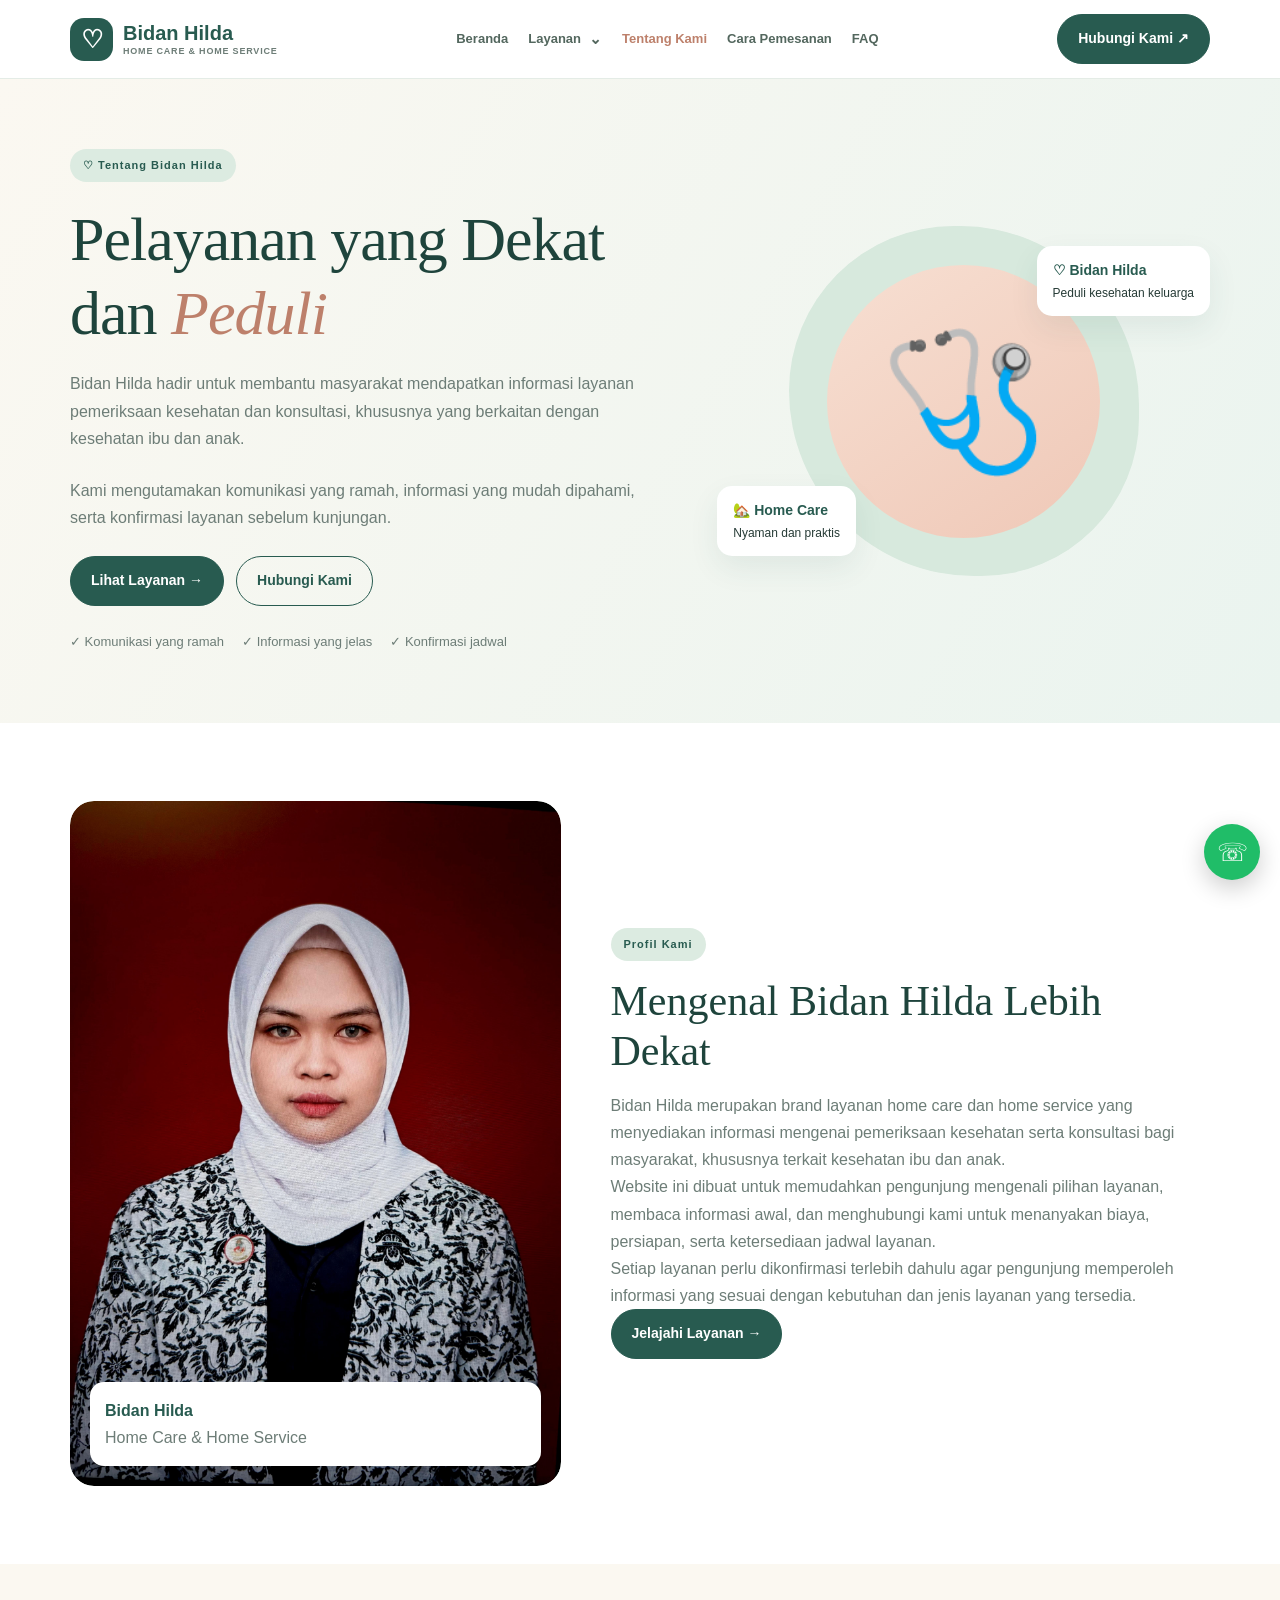
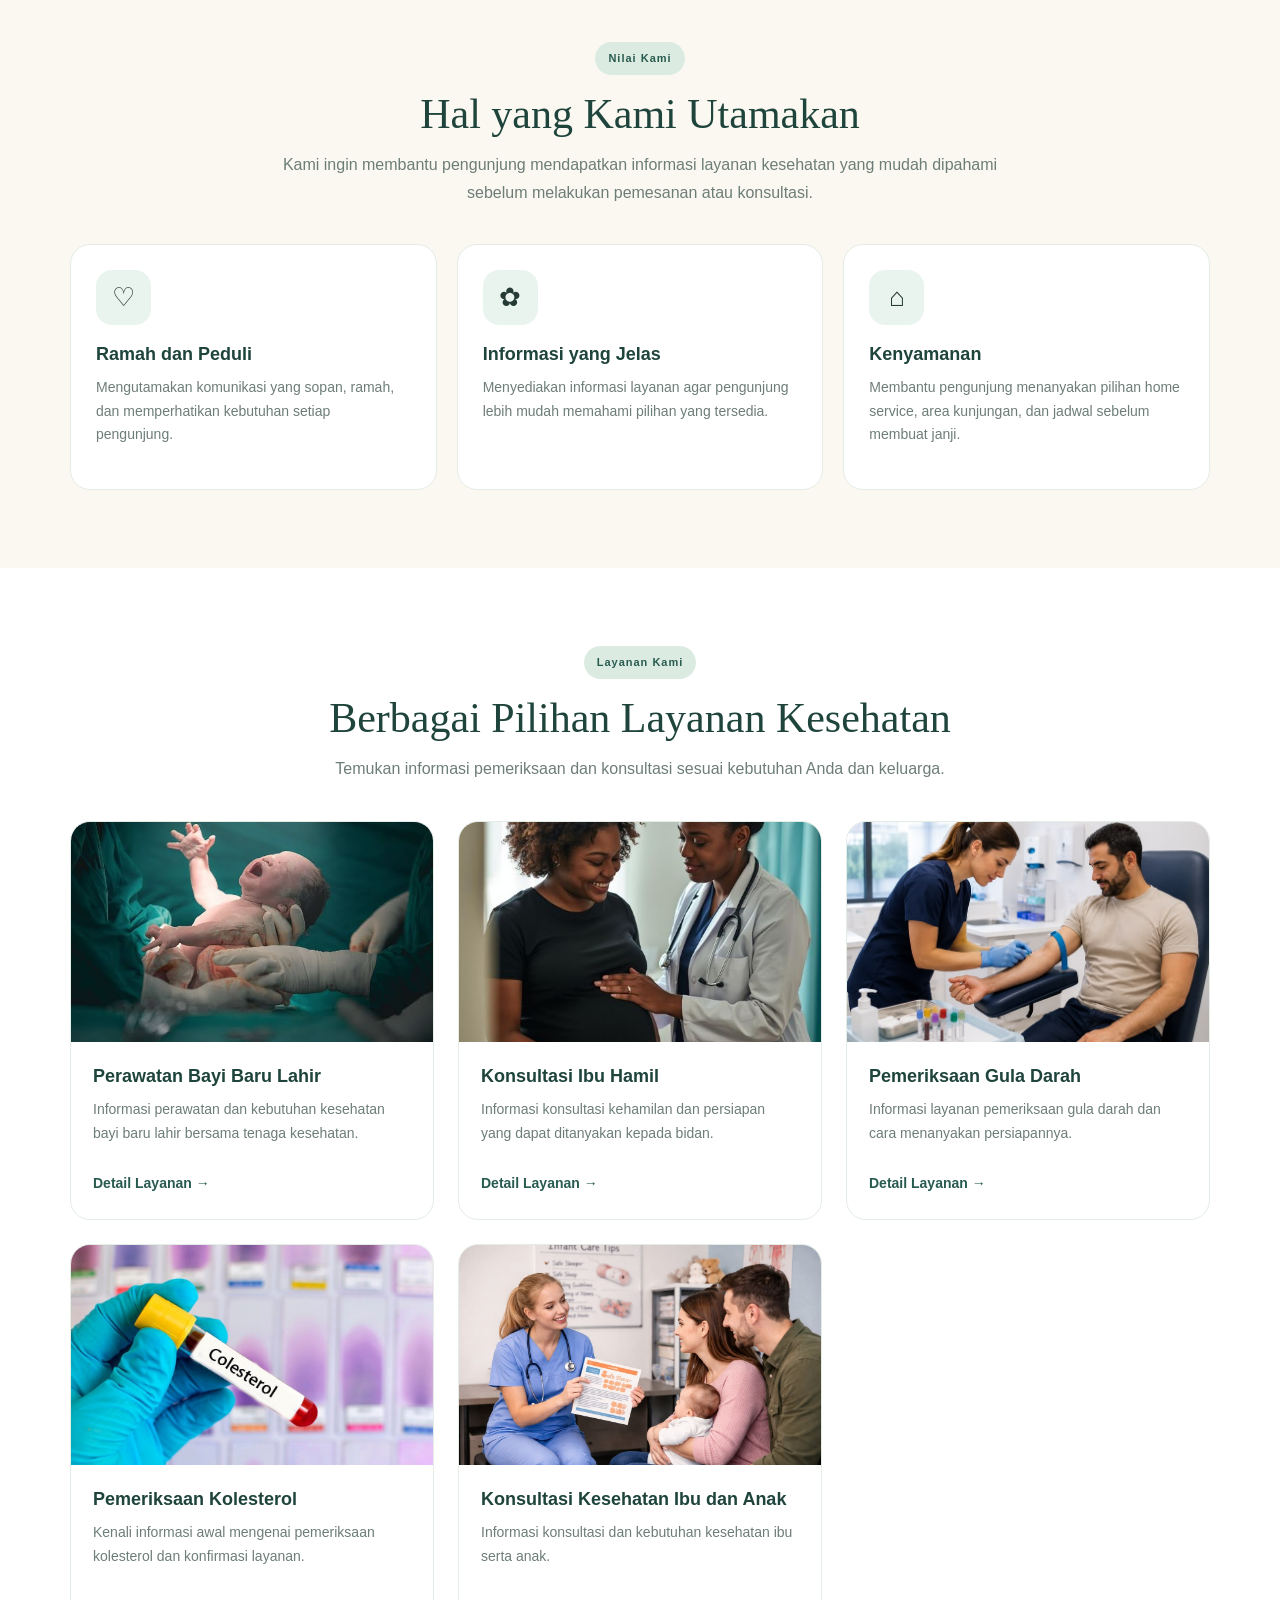
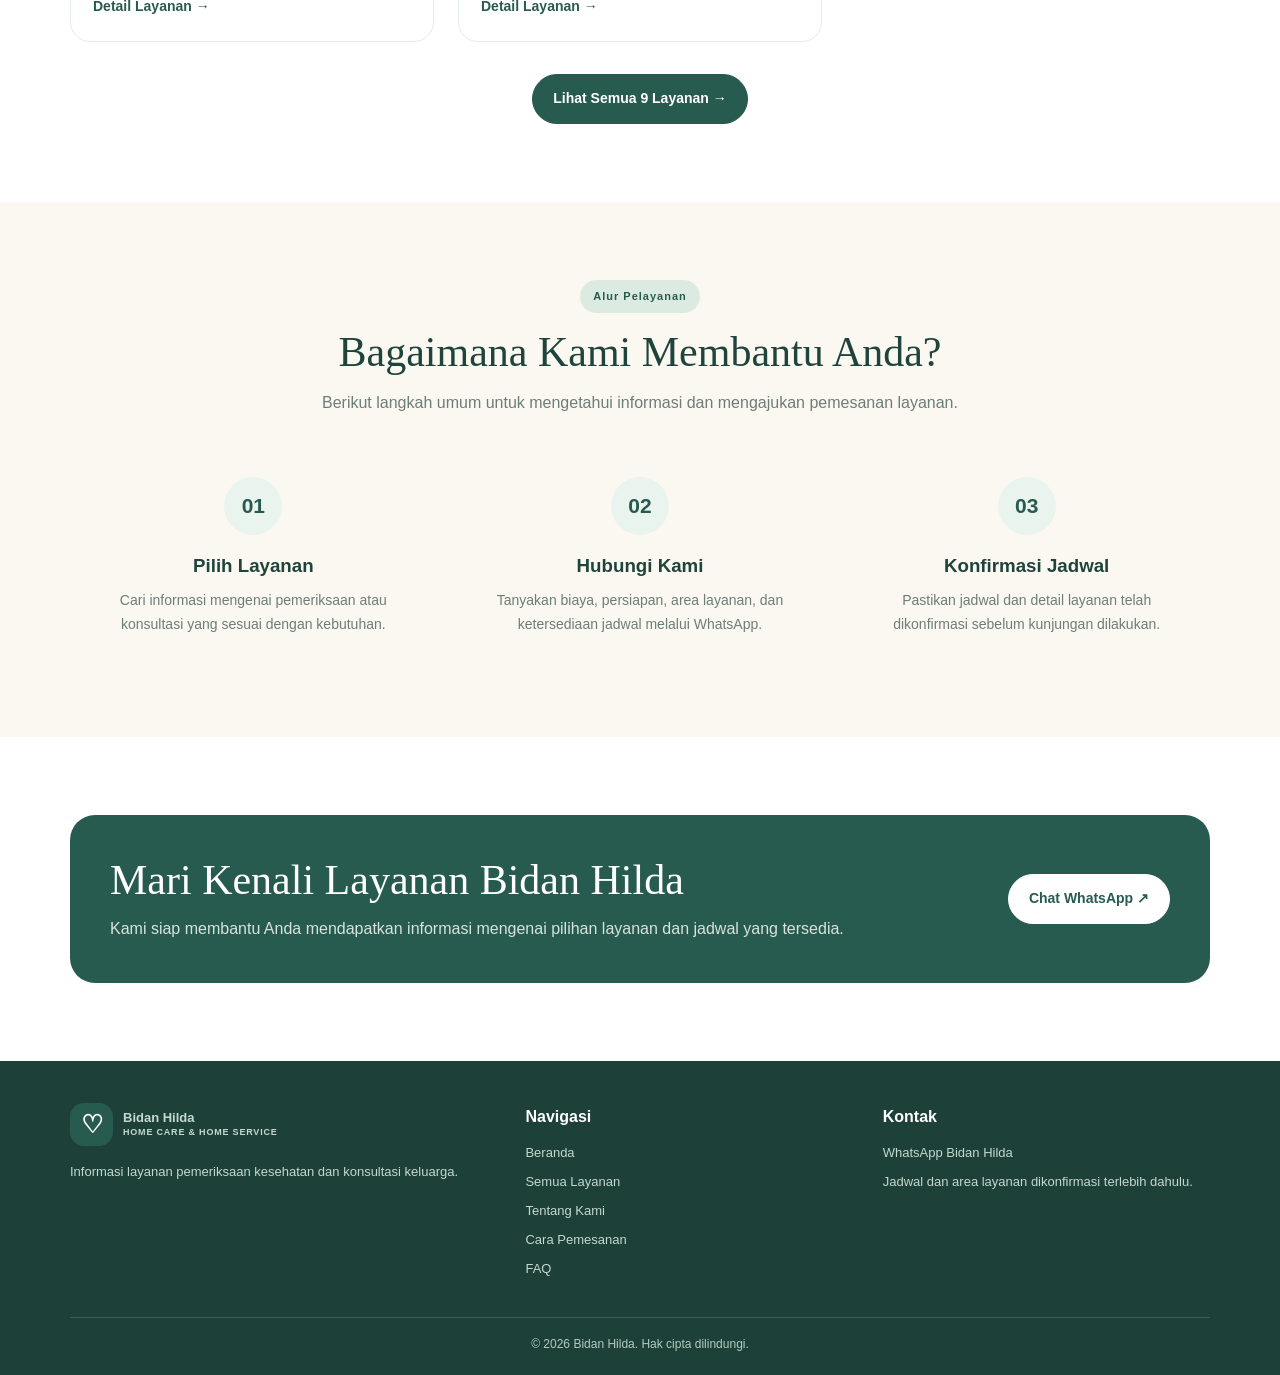
<file: tentang-kami.html>
<!DOCTYPE html>
<html lang="id">
<head>
  <meta charset="UTF-8">
  <meta name="viewport" content="width=device-width, initial-scale=1.0">
  <meta name="description" content="Kenali Bidan Hilda, layanan home care dan home service untuk informasi pemeriksaan kesehatan serta konsultasi ibu dan keluarga.">
  <title>Tentang Kami | Bidan Hilda</title>
  <link rel="stylesheet" href="style.css">

  <style>
    /* Foto profil */
    .about-photo {
      position: relative;
      min-height: 360px;
      overflow: hidden;
      border-radius: 24px;
    }

    .about-photo > img {
      display: block;
      width: 100%;
      height: 100%;
      min-height: 360px;
      object-fit: cover;
      border-radius: inherit;
    }

    .about-photo .about-note {
      position: absolute;
      left: 20px;
      right: 20px;
      bottom: 20px;
      z-index: 2;
    }

    /* Foto layanan */
    .about-service-grid {
      display: grid;
      grid-template-columns: repeat(3, minmax(0, 1fr));
      gap: 24px;
      align-items: stretch;
    }

    .about-image-card {
      padding: 0;
      overflow: hidden;
      height: 100%;
    }

    .service-card-image {
      display: block;
      width: 100%;
      height: 220px;
      object-fit: cover;
    }

    .service-card-content {
      padding: 22px;
    }

    .service-card-content h3 {
      margin-top: 0;
    }

    .service-card-content p {
      line-height: 1.7;
    }

    .service-card-content a {
      display: inline-block;
      margin-top: 10px;
    }

    @media (max-width: 900px) {
      .about-service-grid {
        grid-template-columns: repeat(2, minmax(0, 1fr));
      }
    }

    @media (max-width: 600px) {
      .about-service-grid {
        grid-template-columns: 1fr;
      }

      .service-card-image {
        height: 220px;
      }

      .about-photo,
      .about-photo > img {
        min-height: 300px;
      }
    }
  </style>
</head>

<body>

  <!-- NAVBAR -->
  <header class="header">
    <div class="container navbar">
      <a class="brand" href="index.html">
        <span class="brand-icon">♡</span>
        <span>
          Bidan Hilda
          <small>HOME CARE & HOME SERVICE</small>
        </span>
      </a>

      <button class="menu-toggle" id="menuToggle"
        aria-label="Buka menu" aria-expanded="false" type="button">☰</button>

      <nav class="nav-links" id="navLinks">
        <a href="index.html">Beranda</a>

        <div class="dropdown">
          <a href="layanan.html" class="dropdown-toggle" aria-expanded="false">
            Layanan <span class="dropdown-arrow">⌄</span>
          </a>

          <div class="dropdown-menu">
            <a href="cek-gula-darah.html">Cek Gula Darah</a>
            <a href="cek-kolesterol.html">Cek Kolesterol</a>
            <a href="cek-asam-urat.html">Cek Asam Urat</a>
            <a href="cek-tekanan-darah.html">Cek Tekanan Darah</a>
            <a href="konsultasi-kesehatan.html">Konsultasi Kesehatan</a>
            <a href="pemeriksaan-darah-kehamilan.html">Pemeriksaan Darah Kehamilan</a>
            <a href="konsultasi-kebidanan.html">Konsultasi Kebidanan</a>
            <a href="kesehatan-ibu-anak.html">Kesehatan Ibu dan Anak</a>
            <a href="konsultasi-kesehatan-reproduksi.html">Konsultasi Kesehatan Reproduksi</a>
            <a href="layanan.html" class="dropdown-all">Lihat Semua Layanan →</a>
          </div>
        </div>

        <a href="tentang-kami.html" class="active">Tentang Kami</a>
        <a href="cara-pemesanan.html">Cara Pemesanan</a>
        <a href="faq.html">FAQ</a>
      </nav>

      <a href="#" data-wa class="btn nav-contact">Hubungi Kami ↗</a>
    </div>
  </header>

  <main>

    <!-- HERO -->
    <section class="hero">
      <div class="container hero-grid">
        <div>
          <span class="badge">♡ Tentang Bidan Hilda</span>

          <h1>
            Pelayanan yang Dekat dan <em>Peduli</em>
          </h1>

          <p>
            Bidan Hilda hadir untuk membantu masyarakat mendapatkan
            informasi layanan pemeriksaan kesehatan dan konsultasi,
            khususnya yang berkaitan dengan kesehatan ibu dan anak.
          </p>

          <p>
            Kami mengutamakan komunikasi yang ramah, informasi yang
            mudah dipahami, serta konfirmasi layanan sebelum kunjungan.
          </p>

          <div class="hero-actions">
            <a href="layanan.html" class="btn">Lihat Layanan →</a>
            <a href="#" data-wa class="btn btn-outline">Hubungi Kami</a>
          </div>

          <div class="trust">
            <span>✓ Komunikasi yang ramah</span>
            <span>✓ Informasi yang jelas</span>
            <span>✓ Konfirmasi jadwal</span>
          </div>
        </div>

        <div class="hero-visual">
          <div class="hero-circle">
            <div class="hero-emoji">🩺</div>
          </div>

          <div class="float-card float-top">
            <strong>♡ Bidan Hilda</strong>
            <span>Peduli kesehatan keluarga</span>
          </div>

          <div class="float-card float-bottom">
            <strong>🏡 Home Care</strong>
            <span>Nyaman dan praktis</span>
          </div>
        </div>
      </div>
    </section>

    <!-- PROFIL KAMI -->
    <section class="section" id="profil">
      <div class="container about-grid">

        <div class="about-visual about-photo">
          <img
            src="images/bidan-hilda.jpeg"
            alt="Foto profil Bidan Hilda"
            loading="lazy"
          >

          <div class="about-note">
            <strong>Bidan Hilda</strong>
            <p>Home Care &amp; Home Service</p>
          </div>
        </div>

        <div>
          <span class="badge">Profil Kami</span>
          <h2>Mengenal Bidan Hilda Lebih Dekat</h2>

          <p>
            Bidan Hilda merupakan brand layanan home care dan home
            service yang menyediakan informasi mengenai pemeriksaan
            kesehatan serta konsultasi bagi masyarakat, khususnya
            terkait kesehatan ibu dan anak.
          </p>

          <p>
            Website ini dibuat untuk memudahkan pengunjung mengenali
            pilihan layanan, membaca informasi awal, dan menghubungi
            kami untuk menanyakan biaya, persiapan, serta ketersediaan
            jadwal layanan.
          </p>

          <p>
            Setiap layanan perlu dikonfirmasi terlebih dahulu agar
            pengunjung memperoleh informasi yang sesuai dengan kebutuhan
            dan jenis layanan yang tersedia.
          </p>

          <a href="layanan.html" class="btn">Jelajahi Layanan →</a>
        </div>

      </div>
    </section>

    <!-- NILAI KAMI -->
    <section class="section section-soft">
      <div class="container">
        <div class="section-heading">
          <span class="badge">Nilai Kami</span>
          <h2>Hal yang Kami Utamakan</h2>
          <p>
            Kami ingin membantu pengunjung mendapatkan informasi
            layanan kesehatan yang mudah dipahami sebelum melakukan
            pemesanan atau konsultasi.
          </p>
        </div>

        <div class="service-grid">
          <article class="service-card">
            <div class="service-icon">♡</div>
            <h3>Ramah dan Peduli</h3>
            <p>
              Mengutamakan komunikasi yang sopan, ramah, dan
              memperhatikan kebutuhan setiap pengunjung.
            </p>
          </article>

          <article class="service-card">
            <div class="service-icon">✿</div>
            <h3>Informasi yang Jelas</h3>
            <p>
              Menyediakan informasi layanan agar pengunjung lebih
              mudah memahami pilihan yang tersedia.
            </p>
          </article>

          <article class="service-card">
            <div class="service-icon">⌂</div>
            <h3>Kenyamanan</h3>
            <p>
              Membantu pengunjung menanyakan pilihan home service,
              area kunjungan, dan jadwal sebelum membuat janji.
            </p>
          </article>
        </div>
      </div>
    </section>

    <!-- LAYANAN KAMI DENGAN FOTO -->
    <section class="section">
      <div class="container">
        <div class="section-heading">
          <span class="badge">Layanan Kami</span>
          <h2>Berbagai Pilihan Layanan Kesehatan</h2>
          <p>
            Temukan informasi pemeriksaan dan konsultasi sesuai
            kebutuhan Anda dan keluarga.
          </p>
        </div>

        <div class="service-grid about-service-grid">

          <!-- FOTO 1: PERAWATAN BAYI -->
          <article class="service-card about-image-card">
            <img
              class="service-card-image"
              src="images/perawatan-bayi.jpg"
              alt="Bidan merawat bayi baru lahir"
              loading="lazy"
            >
            <div class="service-card-content">
              <h3>Perawatan Bayi Baru Lahir</h3>
              <p>
                Informasi perawatan dan kebutuhan kesehatan bayi baru
                lahir bersama tenaga kesehatan.
              </p>
              <a href="kesehatan-ibu-anak.html">Detail Layanan →</a>
            </div>
          </article>

          <!-- FOTO 2: KONSULTASI IBU HAMIL -->
          <article class="service-card about-image-card">
            <img
              class="service-card-image"
              src="images/Konsultasi-ibu-hamil.jpg"
              alt="Konsultasi ibu hamil dengan bidan"
              loading="lazy"
            >
            <div class="service-card-content">
              <h3>Konsultasi Ibu Hamil</h3>
              <p>
                Informasi konsultasi kehamilan dan persiapan yang dapat
                ditanyakan kepada bidan.
              </p>
              <a href="konsultasi-kebidanan.html">Detail Layanan →</a>
            </div>
          </article>

          <!-- FOTO 3: CEK GULA DARAH -->
          <article class="service-card about-image-card">
            <img
              class="service-card-image"
              src="images/Pemeriksaan-Gula-Darah.jpg"
              alt="Pemeriksaan gula darah menggunakan alat glukometer"
              loading="lazy"
            >
            <div class="service-card-content">
              <h3>Pemeriksaan Gula Darah</h3>
              <p>
                Informasi layanan pemeriksaan gula darah dan cara
                menanyakan persiapannya.
              </p>
              <a href="cek-gula-darah.html">Detail Layanan →</a>
            </div>
          </article>

          <!-- FOTO 4: CEK KOLESTEROL -->
          <article class="service-card about-image-card">
            <img
              class="service-card-image"
              src="images/Pemeriksaan-Kolesterol.jpg"
              alt="Perlengkapan pemeriksaan kolesterol"
              loading="lazy"
            >
            <div class="service-card-content">
              <h3>Pemeriksaan Kolesterol</h3>
              <p>
                Kenali informasi awal mengenai pemeriksaan kolesterol
                dan konfirmasi layanan.
              </p>
              <a href="cek-kolesterol.html">Detail Layanan →</a>
            </div>
          </article>

          <!-- FOTO 5: KONSULTASI IBU DAN ANAK -->
          <article class="service-card about-image-card">
            <img
              class="service-card-image"
              src="images/konsultasi-ibu-anak.jpg"
              alt="Bidan berkonsultasi dengan ibu dan anak"
              loading="lazy"
            >
            <div class="service-card-content">
              <h3>Konsultasi Kesehatan Ibu dan Anak</h3>
              <p>
                Informasi konsultasi dan kebutuhan kesehatan ibu
                serta anak.
              </p>
              <a href="kesehatan-ibu-anak.html">Detail Layanan →</a>
            </div>
          </article>

        </div>

        <div style="text-align: center; margin-top: 32px;">
          <a href="layanan.html" class="btn">Lihat Semua 9 Layanan →</a>
        </div>
      </div>
    </section>

    <!-- CARA KAMI MELAYANI -->
    <section class="section section-soft">
      <div class="container">
        <div class="section-heading">
          <span class="badge">Alur Pelayanan</span>
          <h2>Bagaimana Kami Membantu Anda?</h2>
          <p>
            Berikut langkah umum untuk mengetahui informasi dan
            mengajukan pemesanan layanan.
          </p>
        </div>

        <div class="steps">
          <div class="step">
            <span>01</span>
            <h3>Pilih Layanan</h3>
            <p>
              Cari informasi mengenai pemeriksaan atau konsultasi
              yang sesuai dengan kebutuhan.
            </p>
          </div>

          <div class="step">
            <span>02</span>
            <h3>Hubungi Kami</h3>
            <p>
              Tanyakan biaya, persiapan, area layanan, dan ketersediaan
              jadwal melalui WhatsApp.
            </p>
          </div>

          <div class="step">
            <span>03</span>
            <h3>Konfirmasi Jadwal</h3>
            <p>
              Pastikan jadwal dan detail layanan telah dikonfirmasi
              sebelum kunjungan dilakukan.
            </p>
          </div>
        </div>
      </div>
    </section>

    <!-- CTA -->
    <section class="section">
      <div class="container">
        <div class="cta">
          <div>
            <h2>Mari Kenali Layanan Bidan Hilda</h2>
            <p>
              Kami siap membantu Anda mendapatkan informasi mengenai
              pilihan layanan dan jadwal yang tersedia.
            </p>
          </div>

          <a href="#" data-wa class="btn btn-light">
            Chat WhatsApp ↗
          </a>
        </div>
      </div>
    </section>

  </main>

  <!-- FOOTER -->
  <footer class="footer">
    <div class="container footer-grid">
      <div>
        <a href="index.html" class="brand footer-brand">
          <span class="brand-icon">♡</span>
          <span>
            Bidan Hilda
            <small>HOME CARE & HOME SERVICE</small>
          </span>
        </a>

        <p>
          Informasi layanan pemeriksaan kesehatan dan konsultasi keluarga.
        </p>
      </div>

      <div>
        <h3>Navigasi</h3>
        <a href="index.html">Beranda</a>
        <a href="layanan.html">Semua Layanan</a>
        <a href="tentang-kami.html">Tentang Kami</a>
        <a href="index.html#cara-pesan">Cara Pemesanan</a>
        <a href="index.html#faq">FAQ</a>
      </div>

      <div>
        <h3>Kontak</h3>
        <a href="#" data-wa>WhatsApp Bidan Hilda</a>
        <p>Jadwal dan area layanan dikonfirmasi terlebih dahulu.</p>
      </div>
    </div>

    <div class="container copyright">
      © <span id="year"></span> Bidan Hilda. Hak cipta dilindungi.
    </div>
  </footer>

  <!-- FLOATING WHATSAPP -->
  <a href="#" data-wa class="wa-float" aria-label="WhatsApp">☏</a>

  <script src="script.js"></script>
  <script>
    document.getElementById("year").textContent = new Date().getFullYear();
  </script>

</body>
</html>
</file>
<file: style.css>
:root {
  --green: #285b50;
  --dark: #1e443c;
  --mint: #eaf4ef;
  --cream: #fbf8f1;
  --peach: #bd806b;
  --text: #263b36;
  --muted: #6d7d77;
  --border: #e4ece6;
}

* {
  margin: 0;
  padding: 0;
  box-sizing: border-box;
}

html {
  scroll-behavior: smooth;
  scroll-padding-top: 100px;
}

body {
  font-family: "Segoe UI", Arial, sans-serif;
  color: var(--text);
  line-height: 1.7;
  background: #fff;
}

a {
  color: inherit;
  text-decoration: none;
}

.container {
  width: min(1140px, calc(100% - 40px));
  margin-inline: auto;
}

/* HEADER DAN NAVBAR */
.header {
  position: sticky;
  top: 0;
  z-index: 1000;
  background: rgba(255,255,255,.97);
  border-bottom: 1px solid var(--border);
  backdrop-filter: blur(12px);
}

.navbar {
  min-height: 78px;
  display: flex;
  align-items: center;
  justify-content: space-between;
  gap: 22px;
}

.brand {
  display: flex;
  align-items: center;
  gap: 10px;
  color: var(--green);
  font-size: 20px;
  font-weight: 800;
  line-height: 1.3;
  flex-shrink: 0;
}

.brand-icon {
  display: grid;
  place-items: center;
  width: 43px;
  height: 43px;
  border-radius: 14px;
  background: var(--green);
  color: white;
  font-size: 25px;
}

.brand small {
  display: block;
  font-size: 9px;
  letter-spacing: .8px;
  color: var(--muted);
}

.nav-links {
  display: flex;
  align-items: center;
  gap: 20px;
}

.nav-links a {
  color: #53675e;
  font-size: 13px;
  font-weight: 700;
  white-space: nowrap;
}

.nav-links a:hover,
.nav-links a.active {
  color: var(--peach);
}

.menu-toggle {
  display: none;
  background: none;
  border: none;
  color: var(--green);
  font-size: 27px;
  cursor: pointer;
}

/* BUTTON */
.btn {
  display: inline-flex;
  justify-content: center;
  align-items: center;
  gap: 8px;
  padding: 12px 20px;
  border-radius: 50px;
  border: 1px solid var(--green);
  background: var(--green);
  color: white;
  font-size: 14px;
  font-weight: 700;
  cursor: pointer;
  transition: .2s;
}

.btn:hover {
  background: var(--dark);
  transform: translateY(-2px);
}

.btn-outline {
  background: transparent;
  color: var(--green);
}

.btn-outline:hover {
  color: white;
}

.btn-light {
  background: white;
  border-color: white;
  color: var(--green);
}

.btn-light:hover {
  background: var(--cream);
  color: var(--green);
}

/* HERO */
.hero {
  padding: 70px 0;
  background: linear-gradient(120deg, var(--cream), var(--mint));
}

.hero-grid {
  display: grid;
  grid-template-columns: 1.1fr .9fr;
  align-items: center;
  gap: 45px;
}

.badge {
  display: inline-block;
  padding: 7px 13px;
  border-radius: 50px;
  background: #dcebe1;
  color: var(--green);
  font-size: 11px;
  font-weight: 800;
  letter-spacing: 1px;
}

h1, h2 {
  font-family: Georgia, "Times New Roman", serif;
  color: var(--dark);
  font-weight: 500;
  line-height: 1.2;
}

h1 {
  margin: 20px 0;
  font-size: clamp(38px, 5vw, 62px);
  letter-spacing: -1px;
}

h1 em {
  color: var(--peach);
}

h2 {
  font-size: clamp(29px, 3.5vw, 42px);
}

p {
  color: var(--muted);
}

.hero p {
  max-width: 610px;
  margin-bottom: 25px;
}

.hero-actions {
  display: flex;
  flex-wrap: wrap;
  gap: 12px;
}

.trust {
  display: flex;
  flex-wrap: wrap;
  gap: 18px;
  margin-top: 25px;
  color: var(--muted);
  font-size: 13px;
}

.hero-visual {
  position: relative;
  min-height: 340px;
  display: grid;
  place-items: center;
}

.hero-circle {
  width: min(350px, 100%);
  aspect-ratio: 1;
  border-radius: 48% 52% 46% 54%;
  background: #d7e9dd;
  display: grid;
  place-items: center;
}

.hero-emoji {
  width: 78%;
  height: 78%;
  border-radius: 50%;
  background: linear-gradient(145deg, #f7dfd2, #efc8b7);
  display: grid;
  place-items: center;
  font-size: clamp(80px, 12vw, 135px);
}

.float-card {
  position: absolute;
  padding: 13px 16px;
  background: white;
  border-radius: 15px;
  box-shadow: 0 12px 30px #285b5015;
  font-size: 12px;
}

.float-card strong,
.float-card span {
  display: block;
}

.float-card strong {
  color: var(--green);
  font-size: 14px;
}

.float-top {
  top: 20px;
  right: 0;
}

.float-bottom {
  bottom: 20px;
  left: 0;
}

/* SECTION */
.section {
  padding: 78px 0;
}

.section-soft {
  background: var(--cream);
}

.section-heading {
  max-width: 720px;
  margin: 0 auto 38px;
  text-align: center;
}

.section-heading h2 {
  margin: 14px 0 12px;
}

.section-heading p {
  margin-top: 8px;
}

/* KARTU LAYANAN */
.service-grid {
  display: grid;
  grid-template-columns: repeat(3, minmax(0, 1fr));
  gap: 20px;
}

.service-card {
  display: flex;
  flex-direction: column;
  align-items: flex-start;
  padding: 25px;
  border: 1px solid var(--border);
  border-radius: 20px;
  background: white;
  transition: .2s;
}

.service-card:hover {
  transform: translateY(-4px);
  box-shadow: 0 12px 30px #285b5012;
}

.service-icon {
  display: grid;
  place-items: center;
  width: 55px;
  height: 55px;
  margin-bottom: 17px;
  border-radius: 16px;
  background: var(--mint);
  font-size: 26px;
}

.service-card h3 {
  color: var(--dark);
  font-size: 18px;
  line-height: 1.4;
  margin-bottom: 9px;
}

.service-card p {
  margin-bottom: 17px;
  font-size: 14px;
  flex: 1;
}

.service-card a {
  color: var(--green);
  font-size: 14px;
  font-weight: 800;
}

/* TENTANG */
.about-grid {
  display: grid;
  grid-template-columns: .9fr 1.1fr;
  gap: 50px;
  align-items: center;
}

.about-grid h2 {
  margin: 15px 0;
}

.about-visual {
  min-height: 340px;
  display: grid;
  place-items: center;
  position: relative;
  border-radius: 28px;
  background: #e3eee4;
  overflow: hidden;
}

.about-visual > span {
  color: var(--peach);
  font-size: 150px;
}

.about-note {
  position: absolute;
  bottom: 20px;
  left: 20px;
  right: 20px;
  padding: 15px;
  background: white;
  border-radius: 14px;
}

.about-note strong {
  color: var(--green);
}

.benefits {
  list-style: none;
  margin: 20px 0 25px;
}

.benefits li {
  margin: 8px 0;
}

.benefits li::before {
  content: "✓";
  color: var(--green);
  font-weight: 900;
  margin-right: 10px;
}

/* CARA PEMESANAN */
.steps {
  display: grid;
  grid-template-columns: repeat(3, 1fr);
  gap: 20px;
}

.step {
  padding: 22px;
  text-align: center;
}

.step > span {
  width: 58px;
  height: 58px;
  display: grid;
  place-items: center;
  margin: 0 auto 15px;
  border-radius: 50%;
  background: var(--mint);
  color: var(--green);
  font-size: 21px;
  font-weight: 800;
}

.step h3 {
  color: var(--dark);
  margin-bottom: 8px;
}

.step p {
  font-size: 14px;
}

/* FAQ DAN CTA */
.faq-list {
  max-width: 800px;
  margin: auto;
}

details {
  padding: 17px 20px;
  margin-bottom: 12px;
  border: 1px solid var(--border);
  border-radius: 14px;
  background: white;
}

summary {
  color: var(--dark);
  font-weight: 700;
  cursor: pointer;
}

details p {
  padding-top: 10px;
  font-size: 14px;
}

.cta {
  display: flex;
  justify-content: space-between;
  align-items: center;
  gap: 25px;
  padding: 40px;
  border-radius: 25px;
  background: var(--green);
  color: white;
}

.cta h2 {
  color: white;
}

.cta p {
  margin-top: 10px;
  color: #d6e4dd;
}

/* HALAMAN DETAIL LAYANAN */
.detail-grid {
  display: grid;
  grid-template-columns: 1fr .8fr;
  gap: 35px;
  align-items: start;
}

.detail-panel {
  padding: 28px;
  border: 1px solid var(--border);
  border-radius: 20px;
  background: var(--cream);
}

.detail-panel h3 {
  margin-bottom: 12px;
  color: var(--dark);
}

.detail-panel ul {
  padding-left: 20px;
  color: var(--muted);
}

.detail-panel li {
  margin: 8px 0;
}

.notice {
  margin-top: 20px;
  padding: 15px;
  border-left: 4px solid var(--peach);
  border-radius: 8px;
  background: #fff1e9;
  color: #6c574d;
  font-size: 13px;
}

/* FOOTER */
.footer {
  padding: 42px 0 20px;
  background: #1d4038;
  color: white;
}

.footer-grid {
  display: grid;
  grid-template-columns: 1.3fr 1fr 1fr;
  gap: 30px;
  padding-bottom: 30px;
}

.footer-brand {
  color: white;
  margin-bottom: 15px;
}

.footer-brand small {
  color: #c4d8ce;
}

.footer h3 {
  margin-bottom: 12px;
  color: white;
  font-size: 16px;
}

.footer p,
.footer a {
  color: #c4d8ce;
  font-size: 13px;
}

.footer-grid > div > a:not(.brand) {
  display: block;
  margin-bottom: 7px;
}

.copyright {
  padding-top: 16px;
  border-top: 1px solid #ffffff25;
  text-align: center;
  color: #b4cbbf;
  font-size: 12px;
}

.wa-float {
  position: fixed;
  z-index: 900;
  right: 20px;
  bottom: 20px;
  width: 56px;
  height: 56px;
  display: grid;
  place-items: center;
  border-radius: 50%;
  background: #20bd68;
  color: white;
  font-size: 25px;
  box-shadow: 0 8px 25px #0003;
}

/* RESPONSIVE TABLET */
@media (max-width: 1050px) {
  .nav-links {
    gap: 12px;
  }

  .nav-links a {
    font-size: 12px;
  }

  .nav-contact {
    display: none;
  }

  .service-grid {
    grid-template-columns: repeat(2, minmax(0, 1fr));
  }
}

/* RESPONSIVE HP */
@media (max-width: 760px) {
  .container {
    width: calc(100% - 32px);
  }

  .navbar {
    min-height: 72px;
  }

  .menu-toggle {
    display: block;
  }

  .nav-links {
    display: none;
    position: absolute;
    top: 72px;
    left: 0;
    right: 0;
    padding: 14px 22px 20px;
    flex-direction: column;
    align-items: stretch;
    gap: 0;
    background: white;
    border-bottom: 1px solid var(--border);
    box-shadow: 0 12px 20px #0000000b;
  }

  .nav-links.open {
    display: flex;
  }

  .nav-links a {
    padding: 10px 0;
    font-size: 14px;
  }

  .hero {
    padding: 50px 0;
  }

  .hero-grid,
  .about-grid,
  .detail-grid {
    grid-template-columns: 1fr;
    gap: 28px;
  }

  .hero-visual {
    min-height: 290px;
  }

  .hero-circle {
    width: min(280px, 85%);
  }

  .float-top {
    right: 0;
    top: 8px;
  }

  .float-bottom {
    left: 0;
    bottom: 8px;
  }

  .section {
    padding: 58px 0;
  }

  .service-grid,
  .steps,
  .footer-grid {
    grid-template-columns: 1fr;
  }

  .cta {
    flex-direction: column;
    align-items: flex-start;
    padding: 28px 23px;
  }

  .cta h2 {
    font-size: 30px;
  }

  .detail-panel {
    padding: 22px;
  }
}


/* =====================================
   NAVBAR DROPDOWN - BIDAN HILDA
===================================== */

.dropdown {
    position: relative;
    display: flex;
    align-items: center;
    height: 78px;
    flex-shrink: 0;
}

.dropdown-toggle {
    display: flex;
    align-items: center;
    gap: 8px;
    height: 100%;
    color: #53675e;
    font-size: 13px;
    font-weight: 700;
    white-space: nowrap;
}

.dropdown-arrow {
    display: inline-block;
    font-size: 15px;
    transition: transform 0.2s ease;
}

/* Kotak dropdown desktop */
.dropdown-menu {
    position: absolute;
    top: 100%;
    left: -16px;
    width: 300px;
    max-height: 70vh;
    overflow-y: auto;

    padding: 8px;
    background: #ffffff;
    border: 1px solid #e4ece6;
    border-radius: 6px;
    box-shadow: 0 12px 30px rgba(30, 68, 60, 0.12);

    opacity: 0;
    visibility: hidden;
    pointer-events: none;
    transform: translateY(8px);

    transition:
        opacity 0.2s ease,
        transform 0.2s ease,
        visibility 0.2s ease;

    z-index: 2000;
}

/* Dropdown muncul saat hover atau fokus keyboard */
.dropdown:hover .dropdown-menu,
.dropdown:focus-within .dropdown-menu {
    opacity: 1;
    visibility: visible;
    pointer-events: auto;
    transform: translateY(0);
}

.dropdown:hover .dropdown-arrow,
.dropdown:focus-within .dropdown-arrow {
    transform: rotate(180deg);
}

/* Tautan layanan */
.dropdown-menu a {
    display: block;
    padding: 11px 13px;

    color: #354b43;
    font-size: 13px;
    font-weight: 500;
    line-height: 1.5;
    white-space: normal;

    border-radius: 4px;
    transition: background 0.2s ease, color 0.2s ease;
}

.dropdown-menu a:hover,
.dropdown-menu a:focus-visible {
    background: #eaf4ef;
    color: #285b50;
}

/* Pemisah bagian bawah */
.dropdown-menu .dropdown-all {
    margin-top: 6px;
    padding-top: 13px;
    border-top: 1px solid #e4ece6;
    border-radius: 0;
    color: #285b50;
    font-weight: 700;
}

/* =====================================
   RESPONSIVE TABLET
===================================== */

@media (max-width: 1050px) and (min-width: 761px) {
    .dropdown-menu {
        left: auto;
        right: -30px;
    }
}

/* =====================================
   RESPONSIVE MOBILE
===================================== */

@media (max-width: 760px) {
    .dropdown {
        display: block;
        width: 100%;
        height: auto;
    }

    .dropdown-toggle {
        display: flex;
        justify-content: space-between;
        padding: 10px 0;
        height: auto;
        font-size: 14px;
    }

    .dropdown-menu {
        display: none;
        position: static;
        width: 100%;
        max-height: 280px;
        overflow-y: auto;

        margin: 0 0 10px;
        padding: 6px;

        background: #fbf8f1;
        border: 1px solid #e4ece6;
        border-radius: 5px;
        box-shadow: none;

        opacity: 1;
        visibility: visible;
        pointer-events: auto;
        transform: none;
        transition: none;
    }

    .dropdown.open .dropdown-menu {
        display: block;
    }

    .dropdown:hover .dropdown-menu,
    .dropdown:focus-within .dropdown-menu {
        transform: none;
    }

    .dropdown-menu a {
        padding: 10px 12px;
        font-size: 13px;
    }
}


/* FOTO PROFIL TENTANG KAMI */
.about-photo {
  position: relative;
  min-height: 360px;
  overflow: hidden;
  border-radius: 24px;
}

.about-photo > img {
  display: block;
  width: 100%;
  height: 100%;
  min-height: 360px;
  object-fit: cover;
  border-radius: inherit;
}

.about-photo .about-note {
  position: absolute;
  left: 20px;
  right: 20px;
  bottom: 20px;
  z-index: 2;
}

@media (max-width: 768px) {
  .about-photo,
  .about-photo > img {
    min-height: 300px;
  }
}
</file>
